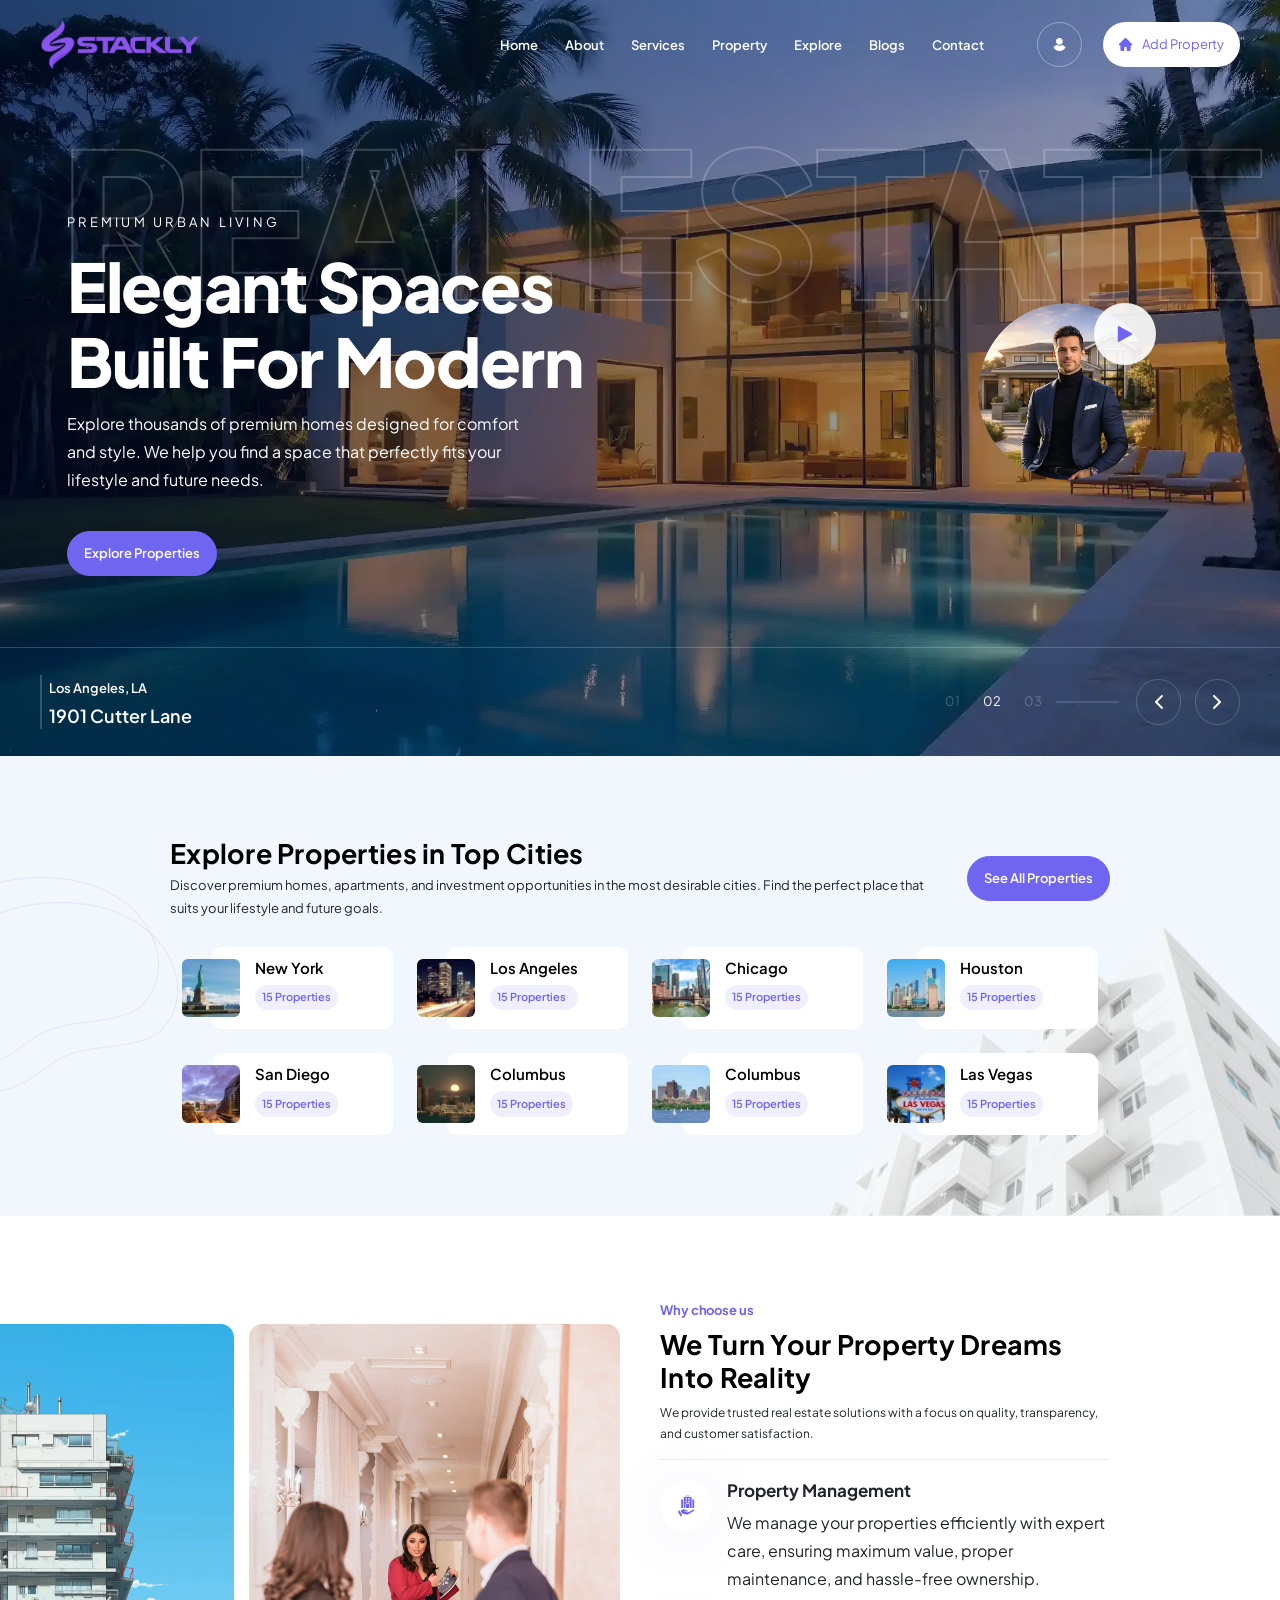
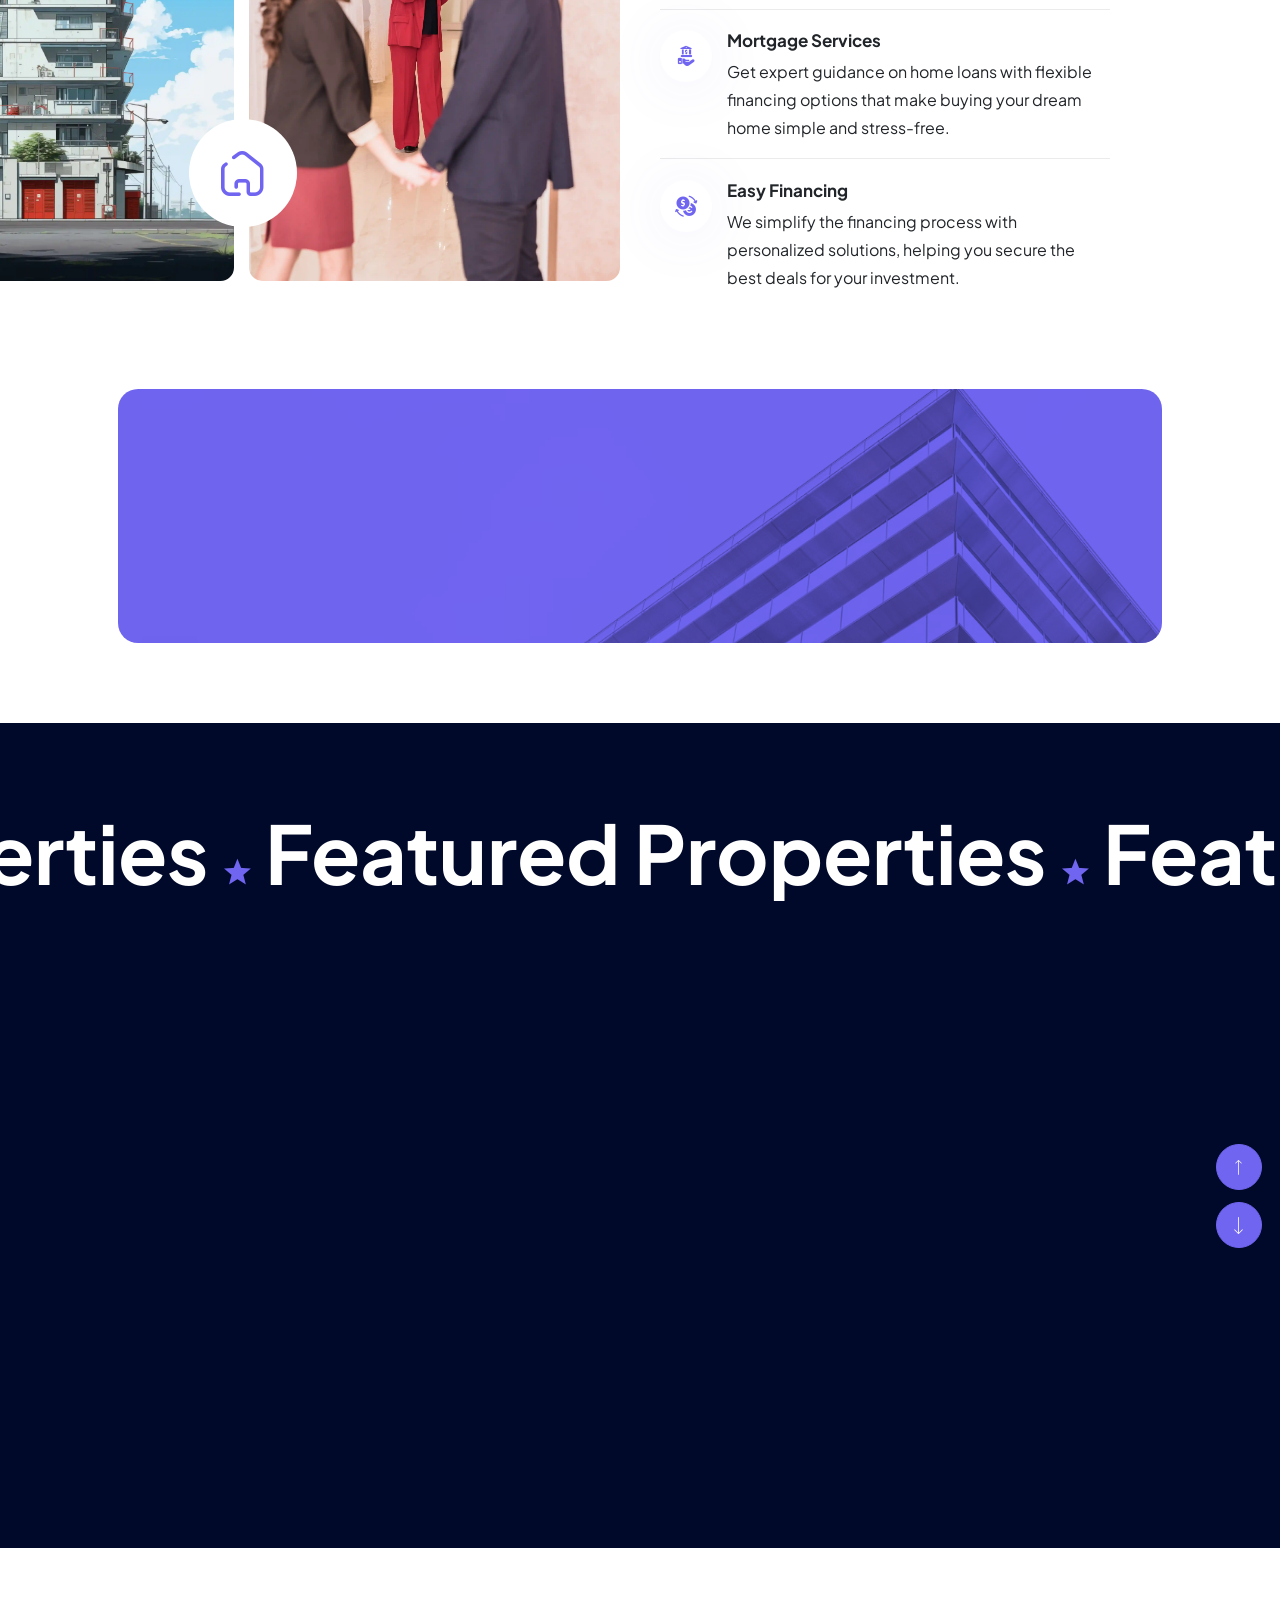
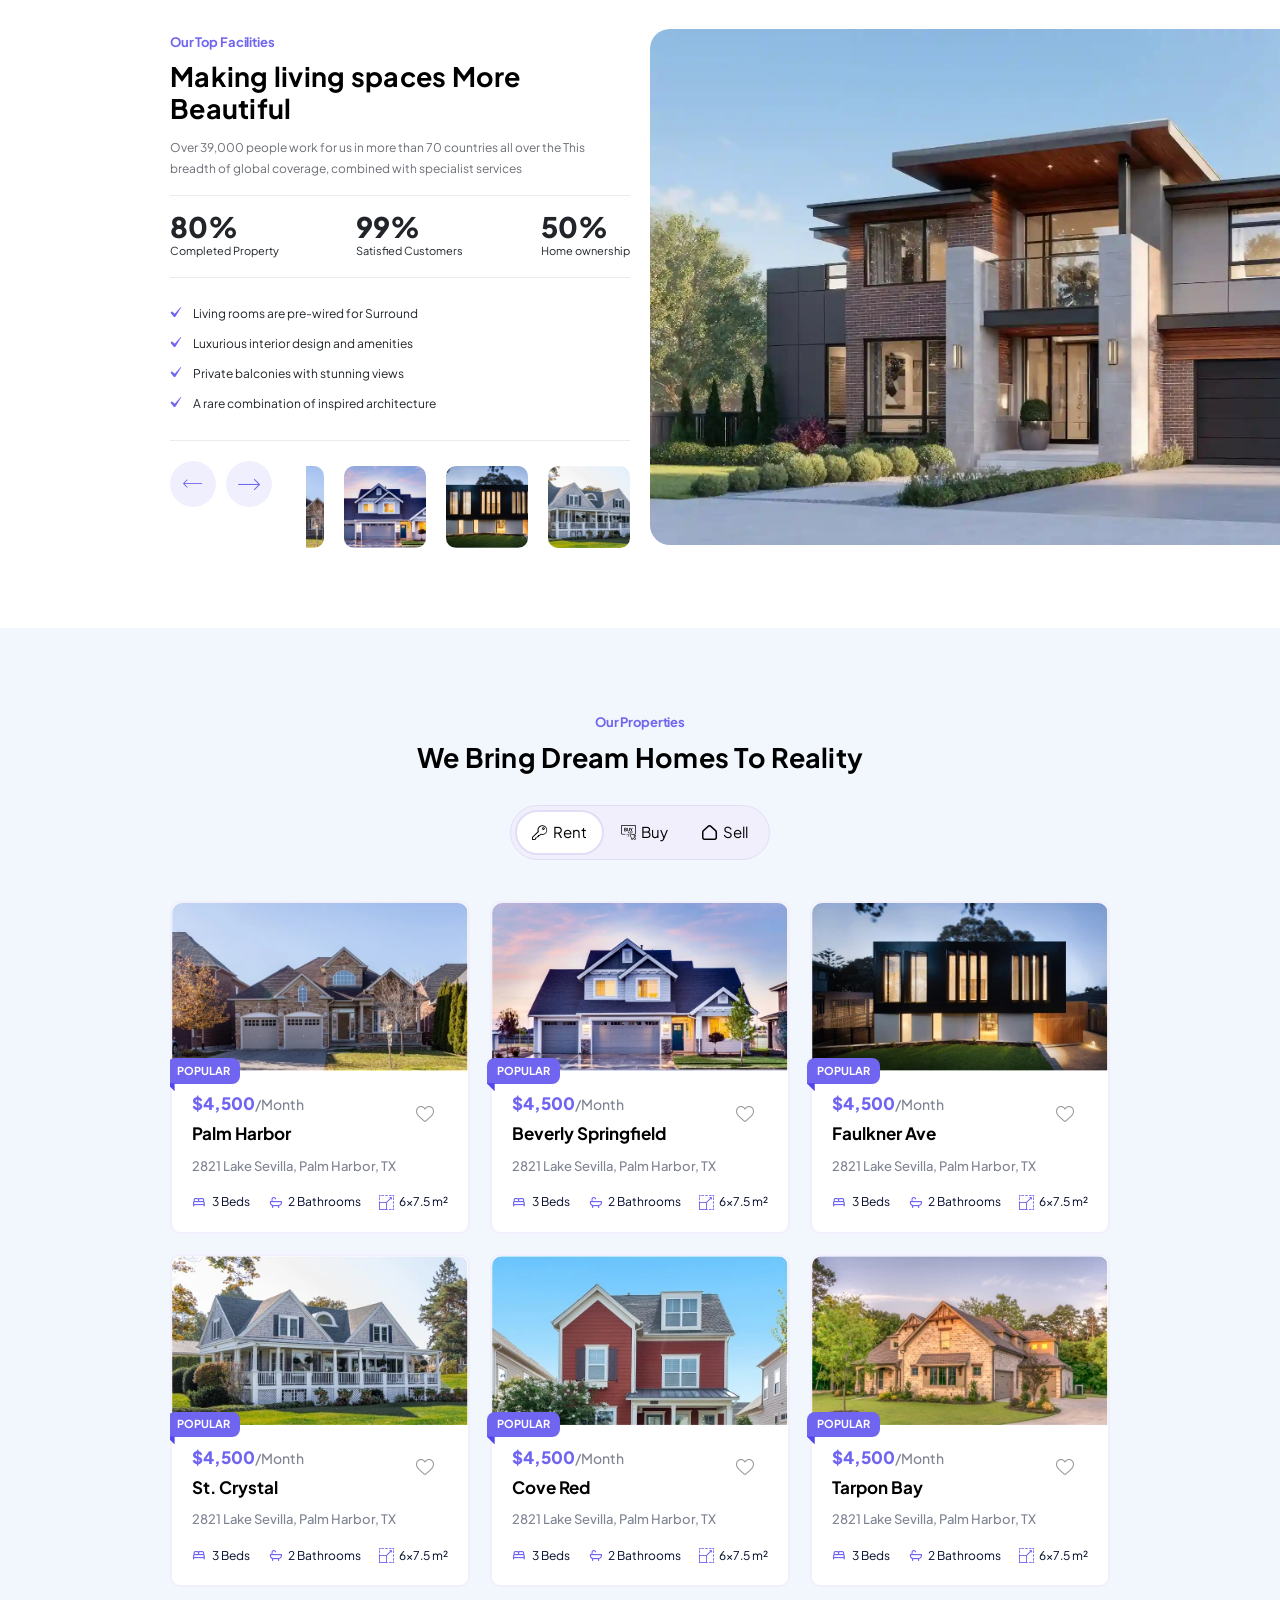
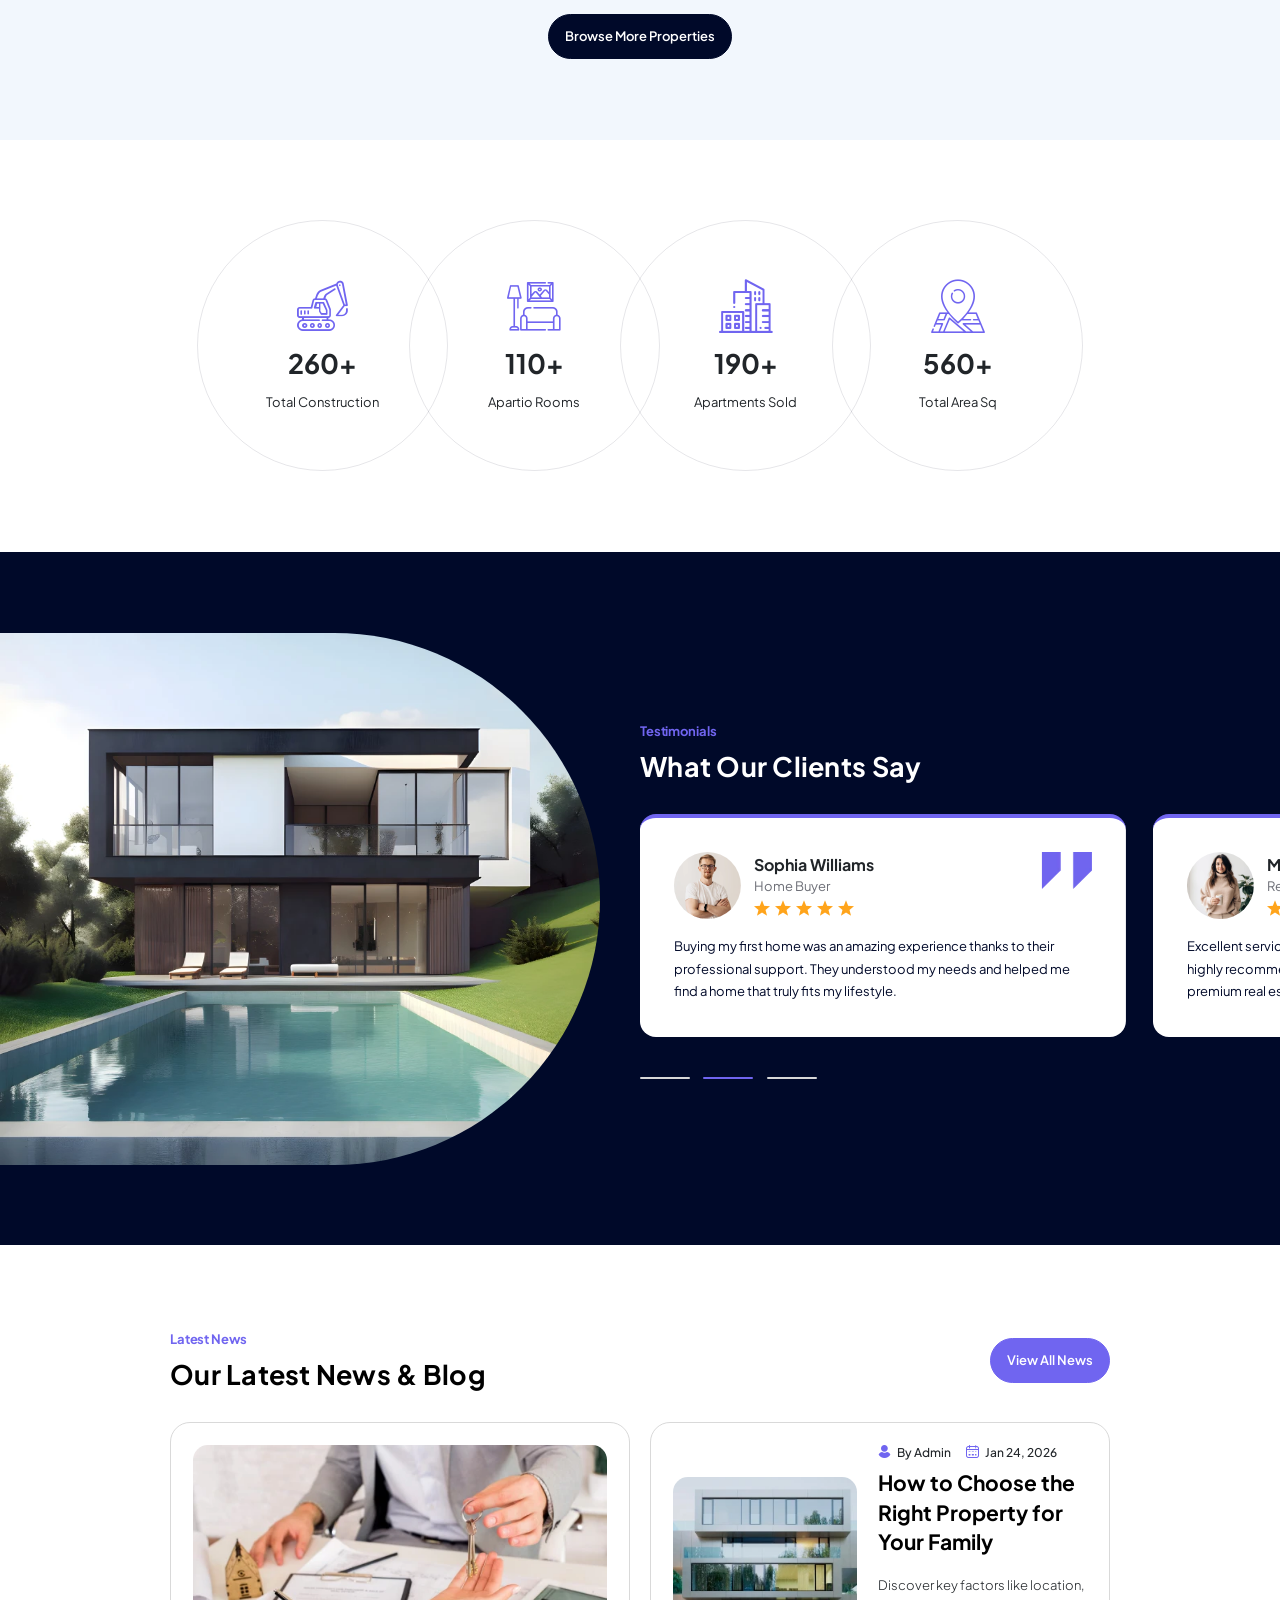
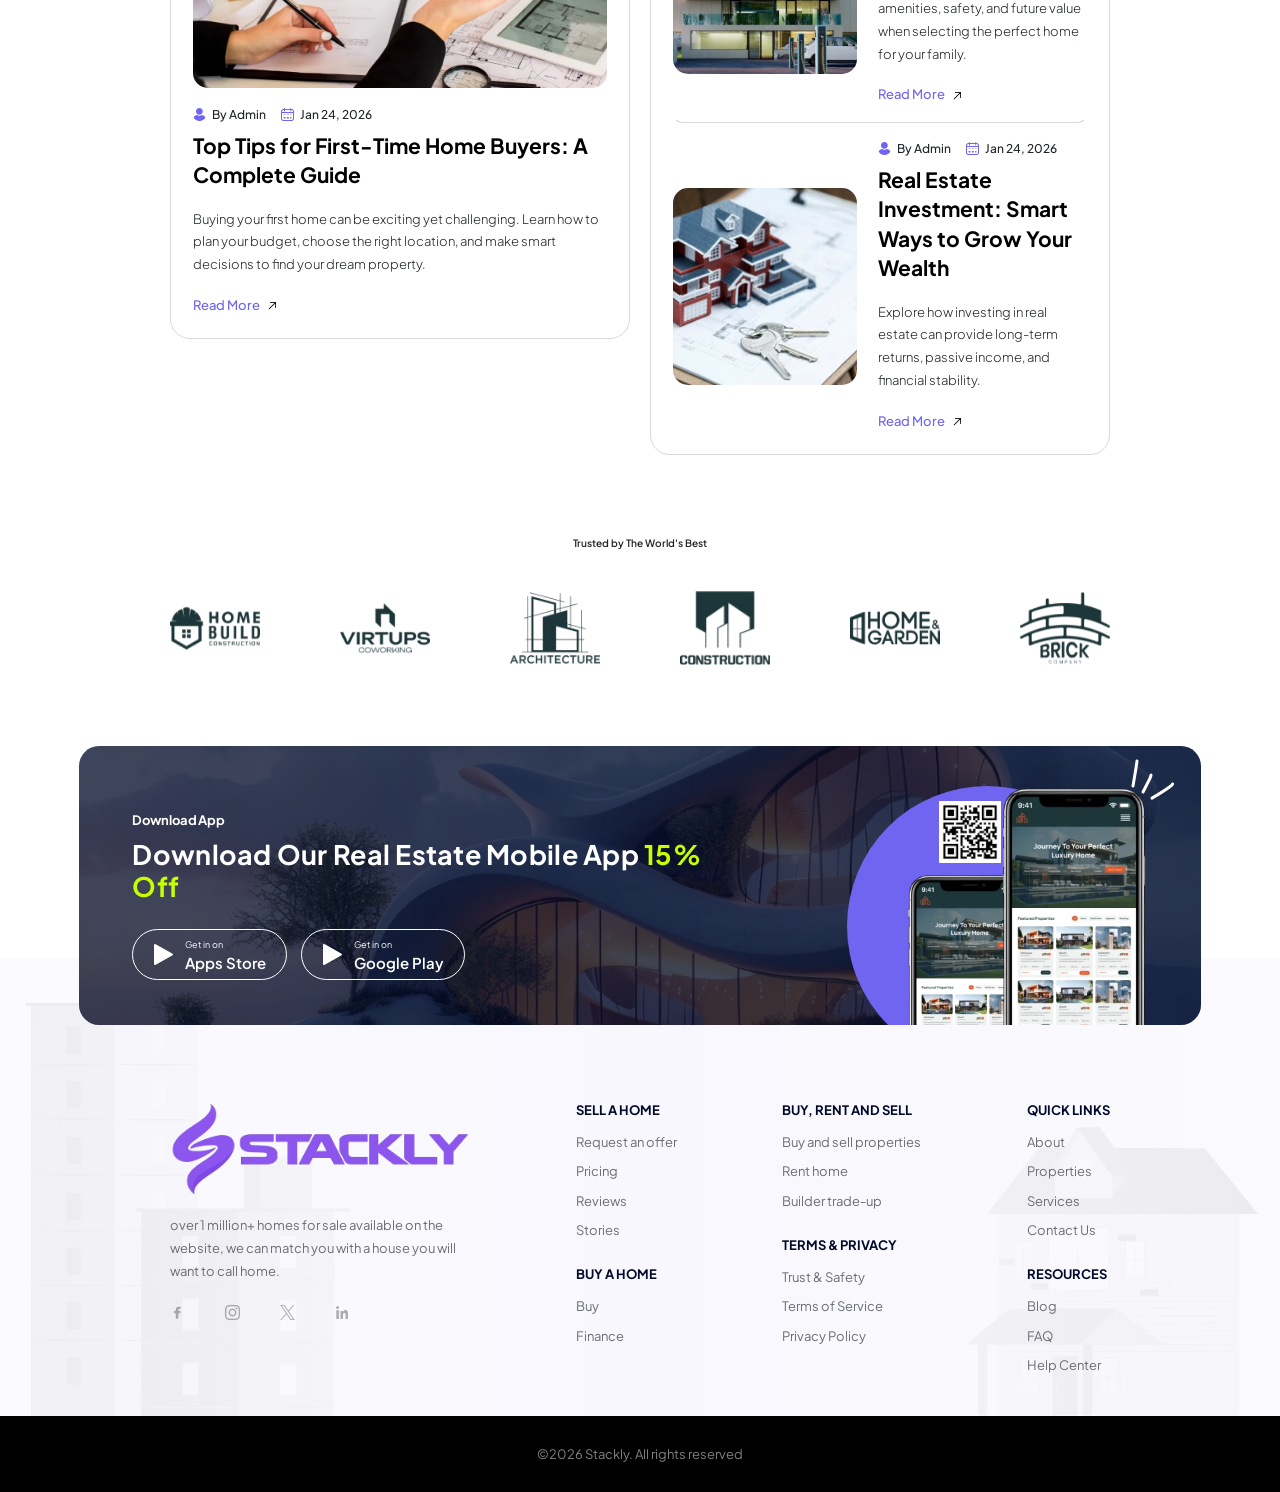
<file: index.html>
<!DOCTYPE html>
<html lang="en">
<head>
    <meta charset="UTF-8">
    <meta name="viewport" content="width=device-width, initial-scale=1.0">
    <title>Stackly - Real Estate</title>

    <!-- libraries CSS -->
    <link rel="stylesheet" href="assets/icon/flaticon_real_estate.css">
        <link rel="stylesheet" href="https://cdnjs.cloudflare.com/ajax/libs/font-awesome/6.5.0/css/all.min.css">
    <link rel="stylesheet" href="assets/vendor/bootstrap/bootstrap.min.css">
    <link rel="stylesheet" href="assets/vendor/splide/splide.min.css">
    <link rel="stylesheet" href="assets/vendor/swiper/swiper-bundle.min.css">
    <link rel="stylesheet" href="assets/vendor/slim-select/slimselect.css">
    <link rel="stylesheet" href="assets/vendor/animate-wow/animate.min.css">

    <!-- custom CSS -->
    <link rel="stylesheet" href="assets/css/style.css">

</head>

<body>
    <div class="preloader" id="preloader">
  <!-- REAL ESTATE LOADER -->
<div id="loader">
    <div class="loader-container">

        <!-- Rotating Rings -->
        <div class="ring ring1"></div>
        <div class="ring ring2"></div>
        <div class="ring ring3"></div>

        <!-- Center Icon -->
        <div class="home-icon">
            <i class="fas fa-home"></i>
        </div>

    </div>
</div>
    </div>

    <!-- SIDEBAR SECTION START -->
    <div class="ul-sidebar">
        <!-- header -->
        <div class="ul-sidebar-header">
            <div class="ul-sidebar-header-logo">
                <a href="index.html">
                    <img src="assets/img/logo.webp" alt="logo" class="logo">
                </a>
            </div>
            <!-- sidebar closer -->
            <button class="ul-sidebar-closer"><i class="flaticon-close"></i></button>
        </div>

        <div class="ul-sidebar-header-nav-wrapper d-block d-lg-none"></div>

        <!-- sidebar footer -->
        <div class="ul-sidebar-footer">
            <span class="ul-sidebar-footer-title">Follow us</span>

            <div class="ul-sidebar-footer-social">
                <a href="404.html"><i class="flaticon-facebook"></i></a>
                <a href="404.html"><i class="flaticon-twitter"></i></a>
                <a href="404.html"><i class="flaticon-instagram"></i></a>
                <a href="404.html"><i class="flaticon-linkedin"></i></a>
            </div>
        </div>
    </div>
    <!-- SIDEBAR SECTION END -->

    <!-- HEADER SECTION START -->
    <header class="ul-header ul-header--home">
        <div class="ul-header-bottom">
            <div class="ul-header-bottom-wrapper">
                <!-- header left -->
                <div class="header-bottom-left">
                    <div class="logo-container">
                        <a href="index.html" class="d-inline-block"><img src="assets/img/logo.webp" alt="logo" class="logo"></a>
                    </div>
                </div>

                <!-- header nav -->
                <div class="ul-header-nav-wrapper">
                    <div class="to-go-to-sidebar-in-mobile">
                        <nav class="ul-header-nav">
                           <a href="index.html">Home</a>
                            <a href="about.html">About</a>
                           <a href="services.html">Services</a>
                           <a href="projects.html">Property</a>
                           <a href="how-it-works.html">Explore</a>
                           <a href="blog.html">Blogs</a>
                            <a href="contact.html">Contact</a>
                        </nav>
                    </div>
                </div>

                <!-- actions -->
                <div class="ul-header-actions">
                    <a href="login.html">
    <button>
        <i class="flaticon-user"></i>
    </button>
</a>
<a href="register.html" class="mobile-home-btn">
    <i class="flaticon-home"></i>
</a>
                    <a href="register.html" class="add-property-btn d-xxs-none"><i class="flaticon-home"></i> Add Property</a>
                    <button class="ul-header-sidebar-opener"><i class="flaticon-menu-button"></i></button>
                </div>

                <!-- sidebar opener -->
                <div class="d-none">
                    <button class="ul-header-sidebar-opener"><i class="flaticon-menu-button"></i></button>
                </div>
            </div>
        </div>
    </header>
    <!-- HEADER SECTION END -->

    <main>
        <!-- BANNER SECTION START -->
        <section class="ul-banner">
            <!-- top -->
            <div class="top">
                <div class="ul-banner-slider swiper">
                    <div class="swiper-wrapper">
                        <!-- single slide -->
                        <div class="swiper-slide">
                            <div class="ul-banner-slide slide-1">
                                <div class="ul-banner-container">
                                    <div class="row align-items-center flex-sm-row flex-column-reverse">
                                        <!-- banner text -->
           <div class="col-md-9 col-sm-8">

    <span class="ul-banner-slide-shadow-title">REAL ESTATE</span>

    <div class="ul-banner-slide-txt wow animate__fadeInUp">

        <span class="ul-banner-slide-sub-title">Discover Your Dream Home</span>

        <h1 class="ul-banner-slide-title">
            Smart Living Starts Here
        </h1>

        <p class="ul-banner-slide-descr">
            Explore premium apartments, villas, and smart homes crafted for comfort, elegance, and modern living. 
            Find the perfect property that matches your lifestyle and future goals.
        </p>

        <div class="ul-banner-slide-btns">
            <a href="404.html" class="ul-btn">Explore Properties</a>
        </div>

    </div>

</div>
                                        <!-- banner image -->
                                        <div class="col-md-3 col-sm-4">
                                            <div class="ul-banner-slide-img wow animate__fadeInUp">
                                                <img src="assets/img/banner-img-1.webp" alt="Banner Image">
                                                <a href="404.html" class="ul-banner-slide-video-btn"><i class="flaticon-play"></i></a>
                                            </div>
                                        </div>
                                    </div>
                                </div>
                            </div>
                        </div>
                        <!-- single slide -->
                        <div class="swiper-slide">
                            <div class="ul-banner-slide slide-2">
                                <div class="ul-banner-container">
                                    <div class="row align-items-center flex-sm-row flex-column-reverse">
                                        <!-- banner text -->
                                        <div class="col-md-9 col-sm-8">
    <span class="ul-banner-slide-shadow-title">REAL ESTATE</span>

    <div class="ul-banner-slide-txt wow animate__fadeInUp">
        <span class="ul-banner-slide-sub-title">Premium Urban Living</span>

        <h1 class="ul-banner-slide-title">
            Elegant Spaces Built For Modern
        </h1>

        <p class="ul-banner-slide-descr">
            Explore thousands of premium homes designed for comfort and style. We help you find a space that perfectly fits your lifestyle and future needs.
        </p>

        <div class="ul-banner-slide-btns">
            <a href="404.html" class="ul-btn">Explore Properties</a>
        </div>
    </div>
</div>
                                        <!-- banner image -->
                                        <div class="col-md-3 col-sm-4">
                                            <div class="ul-banner-slide-img wow animate__fadeInUp">
                                                <img src="assets/img/banner-img-2.webp" alt="Banner Image">
                                                <a href="404.html" class="ul-banner-slide-video-btn"><i class="flaticon-play"></i></a>
                                            </div>
                                        </div>
                                    </div>
                                </div>
                            </div>
                        </div>
                        <!-- single slide -->
                        <div class="swiper-slide">
                            <div class="ul-banner-slide slide-3">
                                <div class="ul-banner-container">
                                    <div class="row align-items-center flex-sm-row flex-column-reverse">
                                        <!-- banner text -->
      <div class="col-md-9 col-sm-8">
    <span class="ul-banner-slide-shadow-title">REAL ESTATE</span>

    <div class="ul-banner-slide-txt wow animate__fadeInUp">
        <span class="ul-banner-slide-sub-title">Modern Smart Homes</span>

        <h1 class="ul-banner-slide-title">
            Discover Comfort Designed For You
        </h1>

        <p class="ul-banner-slide-descr">
            Browse a wide range of stylish homes crafted for modern living. We connect you with properties that match your vision and everyday comfort.
        </p>

        <div class="ul-banner-slide-btns">
            <a href="404.html" class="ul-btn">Explore Properties</a>
        </div>
    </div>
</div>
                                        <!-- banner image -->
                                        <div class="col-md-3 col-sm-4">
                                            <div class="ul-banner-slide-img wow animate__fadeInUp">
                                                <img src="assets/img/banner-img-3.webp" alt="Banner Image">
                                                <a href="404.html" class="ul-banner-slide-video-btn"><i class="flaticon-play"></i></a>
                                            </div>
                                        </div>
                                    </div>
                                </div>
                            </div>
                        </div>
                    </div>
                </div>
            </div>

            <!-- bottom -->
            <div class="bottom">
                <div class="left wow animate__fadeInUp">
                    <div class="ul-banner-address-slider swiper">
                        <div class="swiper-wrapper">
                            <!-- single slide -->
                            <div class="swiper-slide">
                                <span class="address-1">Los Angeles, CA</span>
                                <span class="address-2">1901 Cutter Lane</span>
                            </div>

                            <!-- single slide -->
                            <div class="swiper-slide">
                                <span class="address-1">Los Angeles, LA</span>
                                <span class="address-2">1901 Cutter Lane</span>
                            </div>

                            <!-- single slide -->
                            <div class="swiper-slide">
                                <span class="address-1">New York</span>
                                <span class="address-2">1901 Cutter Lane</span>
                            </div>
                        </div>

                    </div>
                </div>

                <div class="right wow animate__fadeInUp">
                    <div class="ul-banner-slider-pagination"></div>
                    <div class="ul-banner-slider-nav ul-slider-nav">
                        <button class="prev"><i class="flaticon-left"></i></button>
                        <button class="next"><i class="flaticon-right"></i></button>
                    </div>
                </div>
            </div>
        </section>
        <!-- BANNER SECTION END -->


        <!-- CITIES SECTION START -->
        <section class="ul-cities ul-section-spacing">
            <div class="ul-container wow animate__fadeInUp">
                <!-- section heading -->
                <div class="ul-section-heading">
                    <div class="left">
                        <h2 class="ul-section-title">Explore Properties in Top Cities</h2>
                        <p class="ul-section-descr"> Discover premium homes, apartments, and investment opportunities in the most desirable cities. Find the perfect place that suits your lifestyle and future goals.</p>
                    </div>
                    <div class="right">
                        <a href="404.html" class="ul-btn">See All Properties</a>
                    </div>
                </div>

                <!-- cities -->
                <div class="row row-cols-xl-4 row-cols-md-3 row-cols-2 row-cols-xxs-1 g-4 mx-auto">
                    <!-- single city -->
                    <div class="col">
                        <div class="ul-city">
                            <div class="img"><a href="404.html"><img src="assets/img/city-1.webp" alt="City Image"></a></div>
                            <div class="txt">
                                <h3 class="ul-city-title"><a href="404.html">New York</a></h3>
                                <span class="ul-city-count">15 Properties</span>
                            </div>
                        </div>
                    </div>

                    <!-- single city -->
                    <div class="col">
                        <div class="ul-city">
                            <div class="img"><a href="404.html"><img src="assets/img/city-2.webp" alt="City Image"></a></div>
                            <div class="txt">
                                <h3 class="ul-city-title"><a href="404.html">Los Angeles</a></h3>
                                <span class="ul-city-count">15 Properties</span>
                            </div>
                        </div>
                    </div>

                    <!-- single city -->
                    <div class="col">
                        <div class="ul-city">
                            <div class="img"><a href="404.html"><img src="assets/img/city-3.webp" alt="City Image"></a></div>
                            <div class="txt">
                                <h3 class="ul-city-title"><a href="404.html">Chicago</a></h3>
                                <span class="ul-city-count">15 Properties</span>
                            </div>
                        </div>
                    </div>

                    <!-- single city -->
                    <div class="col">
                        <div class="ul-city">
                            <div class="img"><a href="404.html"><img src="assets/img/city-4.webp" alt="City Image"></a></div>
                            <div class="txt">
                                <h3 class="ul-city-title"><a href="404.html">Houston</a></h3>
                                <span class="ul-city-count">15 Properties</span>
                            </div>
                        </div>
                    </div>

                    <!-- single city -->
                    <div class="col">
                        <div class="ul-city">
                            <div class="img"><a href="404.html"><img src="assets/img/city-5.webp" alt="City Image"></a></div>
                            <div class="txt">
                                <h3 class="ul-city-title"><a href="404.html">San Diego</a></h3>
                                <span class="ul-city-count">15 Properties</span>
                            </div>
                        </div>
                    </div>

                    <!-- single city -->
                    <div class="col">
                        <div class="ul-city">
                            <div class="img"><a href="404.html"><img src="assets/img/city-6.webp" alt="City Image"></a></div>
                            <div class="txt">
                                <h3 class="ul-city-title"><a href="404.html">Columbus</a></h3>
                                <span class="ul-city-count">15 Properties</span>
                            </div>
                        </div>
                    </div>

                    <!-- single city -->
                    <div class="col">
                        <div class="ul-city">
                            <div class="img"><a href="404.html"><img src="assets/img/city-7.webp" alt="City Image"></a></div>
                            <div class="txt">
                                <h3 class="ul-city-title"><a href="404.html">Columbus</a></h3>
                                <span class="ul-city-count">15 Properties</span>
                            </div>
                        </div>
                    </div>

                    <!-- single city -->
                    <div class="col">
                        <div class="ul-city">
                            <div class="img"><a href="404.html"><img src="assets/img/city-8.webp" alt="City Image"></a></div>
                            <div class="txt">
                                <h3 class="ul-city-title"><a href="404.html">Las Vegas</a></h3>
                                <span class="ul-city-count">15 Properties</span>
                            </div>
                        </div>
                    </div>
                </div>
            </div>

            <!-- vector -->
            <div class="ul-cities-vectors">
                <img src="assets/img/cities-vector-1.webp" alt="vector" class="vector-1 wow animate__fadeInLeft">
                <img src="assets/img/cities-vector-2.webp" alt="vector" class="vector-2 wow animate__fadeInUp">
            </div>
        </section>
        <!-- CITIES SECTION END -->


        <!-- WHY CHOOSE US SECTION START -->
        <section class="ul-why-choose-us ul-section-spacing wow animate__fadeInUp">
            <div class="ul-container">
                <div class="row row-cols-lg-2 row-cols-1 align-items-center">
                    <div class="col">
                        <!-- <div class="d-flex justify-content-end"> -->
                        <div class="ul-why-choose-us-imgs">
                            <div class="img"><img src="assets/img/why1.webp" alt="image"></div>
                            <div class="img">
                                <img src="assets/img/why.webp" alt="image">
                                <!-- icon -->
                                <div class="icon"><i class="flaticon-home-agreement"></i></div>
                            </div>
                        </div>
                        <!-- </div> -->
                    </div>

                    <!-- txt -->
                    <div class="col">
                        <div class="ul-why-choose-us-txt">
                            <span class="ul-section-sub-title">Why choose us</span>
                            <h2 class="ul-section-title">We Turn Your Property Dreams Into Reality</h2>
                            <p class="ul-why-choose-us-heading-descr">We provide trusted real estate solutions with a focus on quality, transparency, and customer satisfaction.</p>

                            <div class="ul-why-choose-us-list">
                                <div class="ul-why-choose-us-list-item">
                                    <div class="icon"><i class="flaticon-property"></i></div>
                                    <div class="txt">
                                        <h3 class="ul-why-choose-us-list-item-title">Property Management</h3>
                                        <p class="ul-why-choose-us-list-item-descr">We manage your properties efficiently with expert care, ensuring maximum value, proper maintenance, and hassle-free ownership.</p>
                                    </div>
                                </div>

                                <div class="ul-why-choose-us-list-item">
                                    <div class="icon"><i class="flaticon-list-1"></i></div>
                                    <div class="txt">
                                        <h3 class="ul-why-choose-us-list-item-title">Mortgage Services</h3>
                                        <p class="ul-why-choose-us-list-item-descr">Get expert guidance on home loans with flexible financing options that make buying your dream home simple and stress-free.</p>
                                    </div>
                                </div>

                                <div class="ul-why-choose-us-list-item">
                                    <div class="icon"><i class="flaticon-change"></i></div>
                                    <div class="txt">
                                        <h3 class="ul-why-choose-us-list-item-title">Easy Financing</h3>
                                        <p class="ul-why-choose-us-list-item-descr">We simplify the financing process with personalized solutions, helping you secure the best deals for your investment.</p>
                                    </div>
                                </div>
                            </div>
                        </div>
                    </div>
                </div>
            </div>
        </section>
        <!-- WHY CHOOSE US SECTION END -->


        <!-- PROPERTY FILTER SEARCH SECTION START -->
        <section class="ul-property-filter-search ul-section-spacing pt-0">
            <div class="ul-property-filter-search-container">
                <h3 class="ul-property-filter-search-title text-center wow animate__fadeInUp">Search Your Property</h3>
                <form action="#" class="ul-property-filter-search-form wow animate__fadeInUp">
                    <div class="form-group">
                        <label for="filter-location">Location</label>
                        <select name="location" id="filter-location">
                            <option value="los-angeles">Los Angeles</option>
                            <option value="new-york">New York</option>
                            <option value="san-francisco">San Francisco</option>
                            <option value="san-diego">San Diego</option>
                            <option value="san-jose">San Jose</option>
                            <option value="san-bernardino">San Bernardino</option>
                        </select>
                    </div>
                    <div class="form-group">
                        <label for="filter-property-type">Property Type</label>
                        <select name="property-type" id="filter-property-type">
                            <option value="apartment">Apartment</option>
                            <option value="office">Office</option>
                            <option value="villa">Villa</option>
                        </select>
                    </div>
                    <div class="form-group">
                        <label for="filter-price">Price</label>
                        <select name="price" id="filter-price">
                            <option value="200-500">$200 - $500</option>
                            <option value="500-1000">$500 - $1000</option>
                            <option value="1000-1500">$1000 - $1500</option>
                        </select>
                    </div>

                   <a href="404.html" class="ul-btn">
    <span class="icon"><i class="flaticon-search"></i></span> Search
</a>
                </form>
            </div>
        </section>
        <!-- PROPERTY FILTER SEARCH SECTION END -->


        <!-- FEATURED PROPERTIES SECTION START -->
        <section class="ul-featured-properties ul-section-spacing">
            <!-- section title slider -->
            <div class="ul-featured-properties-title-slider splide">
                <div class="splide__track">
                    <ul class="splide__list">
                        <li class="splide__slide">
                            <h2 class="ul-featured-properties-title-txt"><i class="flaticon-star"></i> Featured Properties</h2>
                        </li>
                        <li class="splide__slide">
                            <h2 class="ul-featured-properties-title-txt"><i class="flaticon-star"></i> Featured Properties</h2>
                        </li>
                    </ul>
                </div>
            </div>

            <!-- properties slider -->
            <div class="ul-featured-properties-slider-wrapper wow animate__fadeInUp">
                <div class="ul-featured-properties-slider swiper">
                    <div class="swiper-wrapper">
                        <!-- single property slider item -->
                        <div class="swiper-slide">
                            <div class="ul-featured-property ul-project">
                                <div>
                                    <div class="header">
                                        <div class="left"><span class="index">01</span></div>
                                        <div class="right">
                                            <button class="ul-project-add-to-favorites-btn"><i class="flaticon-heart"></i></button>
                                        </div>
                                    </div>
                                    <a href="404.html" class="ul-project-title">Palm Harbor</a>
                                    <p class="ul-project-location">2821 Lake Sevilla, Palm Harbor, TX</p>
                                </div>
                                <div class="ul-project-img">
                                    <img src="assets/img/project-2.webp" alt="Project Image">
                                    <span class="ul-project-tag">Popular</span>
                                </div>
                                <div class="ul-project-txt">
                                    <!-- price -->
                                    <span class="ul-project-price"><span class="number">$4,500</span>/Month</span>
                                    <!-- infos -->
                                    <div class="ul-project-infos ul-featured-property-infos">
                                        <!-- single info -->
                                        <div class="ul-project-info ul-featured-property-info">
                                            <span class="icon"><i class="flaticon-bed-color"></i></span>
                                            <span class="text">3 Beds</span>
                                        </div>
                                        <!-- single info -->
                                        <div class="ul-project-info ul-featured-property-info">
                                            <span class="icon"><i class="flaticon-bath"></i></span>
                                            <span class="text">2 Bathrooms</span>
                                        </div>
                                        <!-- single info -->
                                        <div class="ul-project-info ul-featured-property-info">
                                            <span class="icon"><i class="flaticon-scale"></i></span>
                                            <span class="text">6x7.5 m²</span>
                                        </div>
                                    </div>
                                </div>
                            </div>
                        </div>

                        <!-- single property slider item -->
                        <div class="swiper-slide">
                            <div class="ul-featured-property ul-project">
                                <div>
                                    <div class="header">
                                        <div class="left"><span class="index">02</span></div>
                                        <div class="right">
                                            <button class="ul-project-add-to-favorites-btn"><i class="flaticon-heart"></i></button>
                                        </div>
                                    </div>
                                    <a href="404.html" class="ul-project-title">Cove Red</a>
                                    <p class="ul-project-location">2821 Lake Sevilla, Palm Harbor, TX</p>
                                </div>
                                <div class="ul-project-img">
                                    <img src="assets/img/project-6.webp" alt="Project Image">
                                    <span class="ul-project-tag">Popular</span>
                                </div>
                                <div class="ul-project-txt">
                                    <!-- price -->
                                    <span class="ul-project-price"><span class="number">$4,500</span>/Month</span>
                                    <!-- infos -->
                                    <div class="ul-project-infos ul-featured-property-infos">
                                        <!-- single info -->
                                        <div class="ul-project-info ul-featured-property-info">
                                            <span class="icon"><i class="flaticon-bed-color"></i></span>
                                            <span class="text">3 Beds</span>
                                        </div>
                                        <!-- single info -->
                                        <div class="ul-project-info ul-featured-property-info">
                                            <span class="icon"><i class="flaticon-bath"></i></span>
                                            <span class="text">2 Bathrooms</span>
                                        </div>
                                        <!-- single info -->
                                        <div class="ul-project-info ul-featured-property-info">
                                            <span class="icon"><i class="flaticon-scale"></i></span>
                                            <span class="text">6x7.5 m²</span>
                                        </div>
                                    </div>
                                </div>
                            </div>
                        </div>

                        <!-- single property slider item -->
                        <div class="swiper-slide">
                            <div class="ul-featured-property ul-project">
                                <div>
                                    <div class="header">
                                        <div class="left"><span class="index">03</span></div>
                                        <div class="right">
                                            <button class="ul-project-add-to-favorites-btn"><i class="flaticon-heart"></i></button>
                                        </div>
                                    </div>
                                    <a href="404.html" class="ul-project-title">Tarpon Bay</a>
                                    <p class="ul-project-location">2821 Lake Sevilla, Palm Harbor, TX</p>
                                </div>
                                <div class="ul-project-img">
                                    <img src="assets/img/project-1.webp" alt="Project Image">
                                    <span class="ul-project-tag">Popular</span>
                                </div>
                                <div class="ul-project-txt">
                                    <!-- price -->
                                    <span class="ul-project-price"><span class="number">$4,500</span>/Month</span>
                                    <!-- infos -->
                                    <div class="ul-project-infos ul-featured-property-infos">
                                        <!-- single info -->
                                        <div class="ul-project-info ul-featured-property-info">
                                            <span class="icon"><i class="flaticon-bed-color"></i></span>
                                            <span class="text">3 Beds</span>
                                        </div>
                                        <!-- single info -->
                                        <div class="ul-project-info ul-featured-property-info">
                                            <span class="icon"><i class="flaticon-bath"></i></span>
                                            <span class="text">2 Bathrooms</span>
                                        </div>
                                        <!-- single info -->
                                        <div class="ul-project-info ul-featured-property-info">
                                            <span class="icon"><i class="flaticon-scale"></i></span>
                                            <span class="text">6x7.5 m²</span>
                                        </div>
                                    </div>
                                </div>
                            </div>
                        </div>

                        <!-- single property slider item -->
                        <div class="swiper-slide">
                            <div class="ul-featured-property ul-project">
                                <div>
                                    <div class="header">
                                        <div class="left"><span class="index">04</span></div>
                                        <div class="right">
                                            <button class="ul-project-add-to-favorites-btn"><i class="flaticon-heart"></i></button>
                                        </div>
                                    </div>
                                    <a href="404.html" class="ul-project-title">Beverly Springfield</a>
                                    <p class="ul-project-location">2821 Lake Sevilla, Palm Harbor, TX</p>
                                </div>
                                <div class="ul-project-img">
                                    <img src="assets/img/project-4.webp" alt="Project Image">
                                    <span class="ul-project-tag">Popular</span>
                                </div>
                                <div class="ul-project-txt">
                                    <!-- price -->
                                    <span class="ul-project-price"><span class="number">$4,500</span>/Month</span>
                                    <!-- infos -->
                                    <div class="ul-project-infos ul-featured-property-infos">
                                        <!-- single info -->
                                        <div class="ul-project-info ul-featured-property-info">
                                            <span class="icon"><i class="flaticon-bed-color"></i></span>
                                            <span class="text">3 Beds</span>
                                        </div>
                                        <!-- single info -->
                                        <div class="ul-project-info ul-featured-property-info">
                                            <span class="icon"><i class="flaticon-bath"></i></span>
                                            <span class="text">2 Bathrooms</span>
                                        </div>
                                        <!-- single info -->
                                        <div class="ul-project-info ul-featured-property-info">
                                            <span class="icon"><i class="flaticon-scale"></i></span>
                                            <span class="text">6x7.5 m²</span>
                                        </div>
                                    </div>
                                </div>
                            </div>
                        </div>

                        <!-- single property slider item -->
                        <div class="swiper-slide">
                            <div class="ul-featured-property ul-project">
                                <div>
                                    <div class="header">
                                        <div class="left"><span class="index">05</span></div>
                                        <div class="right">
                                            <button class="ul-project-add-to-favorites-btn"><i class="flaticon-heart"></i></button>
                                        </div>
                                    </div>
                                    <a href="404.html" class="ul-project-title">Beverly Springfield</a>
                                    <p class="ul-project-location">2821 Lake Sevilla, Palm Harbor, TX</p>
                                </div>
                                <div class="ul-project-img">
                                    <img src="assets/img/project-5.webp" alt="Project Image">
                                    <span class="ul-project-tag">Popular</span>
                                </div>
                                <div class="ul-project-txt">
                                    <!-- price -->
                                    <span class="ul-project-price"><span class="number">$4,500</span>/Month</span>
                                    <!-- infos -->
                                    <div class="ul-project-infos ul-featured-property-infos">
                                        <!-- single info -->
                                        <div class="ul-project-info ul-featured-property-info">
                                            <span class="icon"><i class="flaticon-bed-color"></i></span>
                                            <span class="text">3 Beds</span>
                                        </div>
                                        <!-- single info -->
                                        <div class="ul-project-info ul-featured-property-info">
                                            <span class="icon"><i class="flaticon-bath"></i></span>
                                            <span class="text">2 Bathrooms</span>
                                        </div>
                                        <!-- single info -->
                                        <div class="ul-project-info ul-featured-property-info">
                                            <span class="icon"><i class="flaticon-scale"></i></span>
                                            <span class="text">6x7.5 m²</span>
                                        </div>
                                    </div>
                                </div>
                            </div>
                        </div>
                    </div>
                </div>

                <!-- slider navigation -->
                <div class="ul-featured-properties-slider-nav ul-slider-nav">
                    <button class="prev"><i class="flaticon-arrow"></i></button>
                    <button class="next"><i class="flaticon-right-arrow"></i></button>
                </div>
            </div>
        </section>
        <!-- FEATURED PROPERTIES SECTION END -->


        <!-- FACILITY SECTION START -->
        <section class="ul-facilities ul-section-spacing">
            <div class="ul-container">
                <div class="row ul-bs-row row-cols-lg-2 row-cols-1 wow animate__fadeInUp">
                    <!-- text -->
                    <div class="col">
                        <div class="ul-facilities-txt">
                            <h6 class="ul-section-sub-title">Our Top Facilities</h6>
                            <h2 class="ul-section-title">Making living spaces More Beautiful</h2>
                            <p class="ul-facilities-descr">Over 39,000 people work for us in more than 70 countries all over the This breadth of global coverage, combined with specialist services</p>

                            <div class="ul-facilities-stats">
                                <!-- single stat -->
                                <div class="ul-facilities-stat">
                                    <span class="number">80%</span>
                                    <span class="txt">Completed Property</span>
                                </div>
                                <!-- single stat -->
                                <div class="ul-facilities-stat">
                                    <span class="number">99%</span>
                                    <span class="txt">Satisfied Customers</span>
                                </div>
                                <!-- single stat -->
                                <div class="ul-facilities-stat">
                                    <span class="number">50%</span>
                                    <span class="txt">Home ownership</span>
                                </div>
                            </div>

                            <div class="ul-facilities-list">
                                <ul>
                                    <li>Living rooms are pre-wired for Surround</li>
                                    <li>Luxurious interior design and amenities</li>
                                    <li>Private balconies with stunning views</li>
                                    <li>A rare combination of inspired architecture</li>
                                </ul>
                            </div>

                            <div class="ul-facilities-img-slider-wrapper">
                                <div class="ul-facilities-img-slider-nav ul-slider-nav">
                                    <button class="prev"><i class="flaticon-arrow"></i></button>
                                    <button class="next"><i class="flaticon-right-arrow"></i></button>
                                </div>
                                <div class="ul-facilities-img-slider swiper">
                                    <div class="swiper-wrapper">
                                        <div class="swiper-slide"><img src="assets/img/project-1.webp" alt="Facility Image"></div>
                                        <div class="swiper-slide"><img src="assets/img/project-2.webp" alt="Facility Image"></div>
                                        <div class="swiper-slide"><img src="assets/img/project-3.webp" alt="Facility Image"></div>
                                        <div class="swiper-slide"><img src="assets/img/project-4.webp" alt="Facility Image"></div>
                                    </div>
                                </div>
                            </div>
                        </div>
                    </div>

                    <!-- img -->
                    <div class="col">
                        <div class="ul-facilities-img"><img src="assets/img/facilities.webp" alt="Facility Image"></div>
                    </div>
                </div>
            </div>
        </section>
        <!-- FACILITY SECTION END -->


        <!-- PROPERTIES SECTION START -->
        <section class="ul-properties ul-section-spacing">
            <div class="ul-container">
                <!-- section heading -->
                <div class="ul-section-heading text-center justify-content-center wow animate__fadeInUp">
                    <div>
                        <span class="ul-section-sub-title">Our Properties</span>
                        <h2 class="ul-section-title">We Bring Dream Homes To Reality</h2>
                    </div>
                </div>

                <div class="ul-properties-tab-navs wow animate__fadeInUp">
                    <button class="tab-nav active" data-tab="tab-rent"><i class="flaticon-key"></i> Rent</button>
                    <button class="tab-nav" data-tab="tab-buy"><i class="flaticon-buy"></i> Buy</button>
                    <button class="tab-nav" data-tab="tab-sell"><i class="flaticon-house-2"></i> Sell</button>
                </div>

                <div class="tabs-wrapper wow animate__fadeInUp">
                    <!-- 1st tab / rent -->
                    <div class="ul-tab active" id="tab-rent">
                        <div class="row row-cols-md-3 row-cols-2 row-cols-xxs-1 ul-bs-row">
                            <!-- single project -->
                            <div class="col">
                                <div class="ul-project">
                                    <div class="ul-project-img"><img src="assets/img/project-1.webp" alt="Project Image"></div>
                                    <div class="ul-project-txt">
                                        <span class="ul-project-tag">Popular</span>
                                        <div class="top">
                                            <div class="left">
                                                <span class="ul-project-price"><span class="number">$4,500</span>/Month</span>
                                                <a href="404.html" class="ul-project-title">Palm Harbor</a>
                                                <p class="ul-project-location">2821 Lake Sevilla, Palm Harbor, TX</p>
                                            </div>
                                            <div class="right">
                                                <button class="ul-project-add-to-favorites-btn"><i class="flaticon-heart"></i></button>
                                            </div>
                                        </div>

                                        <!-- bottom -->
                                        <div class="ul-project-infos ul-featured-property-infos">
                                            <!-- single info -->
                                            <div class="ul-project-info ul-featured-property-info">
                                                <span class="icon"><i class="flaticon-bed-color"></i></span>
                                                <span class="text">3 Beds</span>
                                            </div>
                                            <!-- single info -->
                                            <div class="ul-project-info ul-featured-property-info">
                                                <span class="icon"><i class="flaticon-bath"></i></span>
                                                <span class="text">2 Bathrooms</span>
                                            </div>
                                            <!-- single info -->
                                            <div class="ul-project-info ul-featured-property-info">
                                                <span class="icon"><i class="flaticon-scale"></i></span>
                                                <span class="text">6x7.5 m²</span>
                                            </div>
                                        </div>
                                    </div>
                                </div>
                            </div>

                            <!-- single project -->
                            <div class="col">
                                <div class="ul-project">
                                    <div class="ul-project-img"><img src="assets/img/project-2.webp" alt="Project Image"></div>
                                    <div class="ul-project-txt">
                                        <span class="ul-project-tag">Popular</span>
                                        <div class="top">
                                            <div class="left">
                                                <span class="ul-project-price"><span class="number">$4,500</span>/Month</span>
                                                <a href="404.html" class="ul-project-title">Beverly Springfield</a>
                                                <p class="ul-project-location">2821 Lake Sevilla, Palm Harbor, TX</p>
                                            </div>
                                            <div class="right">
                                                <button class="ul-project-add-to-favorites-btn"><i class="flaticon-heart"></i></button>
                                            </div>
                                        </div>

                                        <!-- bottom -->
                                        <div class="ul-project-infos ul-featured-property-infos">
                                            <!-- single info -->
                                            <div class="ul-project-info ul-featured-property-info">
                                                <span class="icon"><i class="flaticon-bed-color"></i></span>
                                                <span class="text">3 Beds</span>
                                            </div>
                                            <!-- single info -->
                                            <div class="ul-project-info ul-featured-property-info">
                                                <span class="icon"><i class="flaticon-bath"></i></span>
                                                <span class="text">2 Bathrooms</span>
                                            </div>
                                            <!-- single info -->
                                            <div class="ul-project-info ul-featured-property-info">
                                                <span class="icon"><i class="flaticon-scale"></i></span>
                                                <span class="text">6x7.5 m²</span>
                                            </div>
                                        </div>
                                    </div>
                                </div>
                            </div>

                            <!-- single project -->
                            <div class="col">
                                <div class="ul-project">
                                    <div class="ul-project-img"><img src="assets/img/project-3.webp" alt="Project Image"></div>
                                    <div class="ul-project-txt">
                                        <span class="ul-project-tag">Popular</span>
                                        <div class="top">
                                            <div class="left">
                                                <span class="ul-project-price"><span class="number">$4,500</span>/Month</span>
                                                <a href="404.html" class="ul-project-title">Faulkner Ave</a>
                                                <p class="ul-project-location">2821 Lake Sevilla, Palm Harbor, TX</p>
                                            </div>
                                            <div class="right">
                                                <button class="ul-project-add-to-favorites-btn"><i class="flaticon-heart"></i></button>
                                            </div>
                                        </div>

                                        <!-- bottom -->
                                        <div class="ul-project-infos ul-featured-property-infos">
                                            <!-- single info -->
                                            <div class="ul-project-info ul-featured-property-info">
                                                <span class="icon"><i class="flaticon-bed-color"></i></span>
                                                <span class="text">3 Beds</span>
                                            </div>
                                            <!-- single info -->
                                            <div class="ul-project-info ul-featured-property-info">
                                                <span class="icon"><i class="flaticon-bath"></i></span>
                                                <span class="text">2 Bathrooms</span>
                                            </div>
                                            <!-- single info -->
                                            <div class="ul-project-info ul-featured-property-info">
                                                <span class="icon"><i class="flaticon-scale"></i></span>
                                                <span class="text">6x7.5 m²</span>
                                            </div>
                                        </div>
                                    </div>
                                </div>
                            </div>

                            <!-- single project -->
                            <div class="col">
                                <div class="ul-project">
                                    <div class="ul-project-img"><img src="assets/img/project-4.webp" alt="Project Image"></div>
                                    <div class="ul-project-txt">
                                        <span class="ul-project-tag">Popular</span>
                                        <div class="top">
                                            <div class="left">
                                                <span class="ul-project-price"><span class="number">$4,500</span>/Month</span>
                                                <a href="404.html" class="ul-project-title">St. Crystal</a>
                                                <p class="ul-project-location">2821 Lake Sevilla, Palm Harbor, TX</p>
                                            </div>
                                            <div class="right">
                                                <button class="ul-project-add-to-favorites-btn"><i class="flaticon-heart"></i></button>
                                            </div>
                                        </div>

                                        <!-- bottom -->
                                        <div class="ul-project-infos ul-featured-property-infos">
                                            <!-- single info -->
                                            <div class="ul-project-info ul-featured-property-info">
                                                <span class="icon"><i class="flaticon-bed-color"></i></span>
                                                <span class="text">3 Beds</span>
                                            </div>
                                            <!-- single info -->
                                            <div class="ul-project-info ul-featured-property-info">
                                                <span class="icon"><i class="flaticon-bath"></i></span>
                                                <span class="text">2 Bathrooms</span>
                                            </div>
                                            <!-- single info -->
                                            <div class="ul-project-info ul-featured-property-info">
                                                <span class="icon"><i class="flaticon-scale"></i></span>
                                                <span class="text">6x7.5 m²</span>
                                            </div>
                                        </div>
                                    </div>
                                </div>
                            </div>

                            <!-- single project -->
                            <div class="col">
                                <div class="ul-project">
                                    <div class="ul-project-img"><img src="assets/img/project-5.webp" alt="Project Image"></div>
                                    <div class="ul-project-txt">
                                        <span class="ul-project-tag">Popular</span>
                                        <div class="top">
                                            <div class="left">
                                                <span class="ul-project-price"><span class="number">$4,500</span>/Month</span>
                                                <a href="404.html" class="ul-project-title">Cove Red</a>
                                                <p class="ul-project-location">2821 Lake Sevilla, Palm Harbor, TX</p>
                                            </div>
                                            <div class="right">
                                                <button class="ul-project-add-to-favorites-btn"><i class="flaticon-heart"></i></button>
                                            </div>
                                        </div>

                                        <!-- bottom -->
                                        <div class="ul-project-infos ul-featured-property-infos">
                                            <!-- single info -->
                                            <div class="ul-project-info ul-featured-property-info">
                                                <span class="icon"><i class="flaticon-bed-color"></i></span>
                                                <span class="text">3 Beds</span>
                                            </div>
                                            <!-- single info -->
                                            <div class="ul-project-info ul-featured-property-info">
                                                <span class="icon"><i class="flaticon-bath"></i></span>
                                                <span class="text">2 Bathrooms</span>
                                            </div>
                                            <!-- single info -->
                                            <div class="ul-project-info ul-featured-property-info">
                                                <span class="icon"><i class="flaticon-scale"></i></span>
                                                <span class="text">6x7.5 m²</span>
                                            </div>
                                        </div>
                                    </div>
                                </div>
                            </div>

                            <!-- single project -->
                            <div class="col">
                                <div class="ul-project">
                                    <div class="ul-project-img"><img src="assets/img/project-6.webp" alt="Project Image"></div>
                                    <div class="ul-project-txt">
                                        <span class="ul-project-tag">Popular</span>
                                        <div class="top">
                                            <div class="left">
                                                <span class="ul-project-price"><span class="number">$4,500</span>/Month</span>
                                                <a href="404.html" class="ul-project-title">Tarpon Bay</a>
                                                <p class="ul-project-location">2821 Lake Sevilla, Palm Harbor, TX</p>
                                            </div>
                                            <div class="right">
                                                <button class="ul-project-add-to-favorites-btn"><i class="flaticon-heart"></i></button>
                                            </div>
                                        </div>

                                        <!-- bottom -->
                                        <div class="ul-project-infos ul-featured-property-infos">
                                            <!-- single info -->
                                            <div class="ul-project-info ul-featured-property-info">
                                                <span class="icon"><i class="flaticon-bed-color"></i></span>
                                                <span class="text">3 Beds</span>
                                            </div>
                                            <!-- single info -->
                                            <div class="ul-project-info ul-featured-property-info">
                                                <span class="icon"><i class="flaticon-bath"></i></span>
                                                <span class="text">2 Bathrooms</span>
                                            </div>
                                            <!-- single info -->
                                            <div class="ul-project-info ul-featured-property-info">
                                                <span class="icon"><i class="flaticon-scale"></i></span>
                                                <span class="text">6x7.5 m²</span>
                                            </div>
                                        </div>
                                    </div>
                                </div>
                            </div>
                        </div>
                    </div>

                    <!-- 2nd tab / buy -->
                    <div class="ul-tab" id="tab-buy">
                        <div class="row row-cols-md-3 row-cols-2 row-cols-xxs-1 ul-bs-row">
                            <!-- single project -->
                            <div class="col">
                                <div class="ul-project">
                                    <div class="ul-project-img"><img src="assets/img/project-4.webp" alt="Project Image"></div>
                                    <div class="ul-project-txt">
                                        <span class="ul-project-tag">Popular</span>
                                        <div class="top">
                                            <div class="left">
                                                <span class="ul-project-price"><span class="number">$4,500</span>/Month</span>
                                                <a href="404.html" class="ul-project-title">St. Crystal</a>
                                                <p class="ul-project-location">2821 Lake Sevilla, Palm Harbor, TX</p>
                                            </div>
                                            <div class="right">
                                                <button class="ul-project-add-to-favorites-btn"><i class="flaticon-heart"></i></button>
                                            </div>
                                        </div>

                                        <!-- bottom -->
                                        <div class="ul-project-infos ul-featured-property-infos">
                                            <!-- single info -->
                                            <div class="ul-project-info ul-featured-property-info">
                                                <span class="icon"><i class="flaticon-bed-color"></i></span>
                                                <span class="text">3 Beds</span>
                                            </div>
                                            <!-- single info -->
                                            <div class="ul-project-info ul-featured-property-info">
                                                <span class="icon"><i class="flaticon-bath"></i></span>
                                                <span class="text">2 Bathrooms</span>
                                            </div>
                                            <!-- single info -->
                                            <div class="ul-project-info ul-featured-property-info">
                                                <span class="icon"><i class="flaticon-scale"></i></span>
                                                <span class="text">6x7.5 m²</span>
                                            </div>
                                        </div>
                                    </div>
                                </div>
                            </div>

                            <!-- single project -->
                            <div class="col">
                                <div class="ul-project">
                                    <div class="ul-project-img"><img src="assets/img/project-5.webp" alt="Project Image"></div>
                                    <div class="ul-project-txt">
                                        <span class="ul-project-tag">Popular</span>
                                        <div class="top">
                                            <div class="left">
                                                <span class="ul-project-price"><span class="number">$4,500</span>/Month</span>
                                                <a href="404.html" class="ul-project-title">Cove Red</a>
                                                <p class="ul-project-location">2821 Lake Sevilla, Palm Harbor, TX</p>
                                            </div>
                                            <div class="right">
                                                <button class="ul-project-add-to-favorites-btn"><i class="flaticon-heart"></i></button>
                                            </div>
                                        </div>

                                        <!-- bottom -->
                                        <div class="ul-project-infos ul-featured-property-infos">
                                            <!-- single info -->
                                            <div class="ul-project-info ul-featured-property-info">
                                                <span class="icon"><i class="flaticon-bed-color"></i></span>
                                                <span class="text">3 Beds</span>
                                            </div>
                                            <!-- single info -->
                                            <div class="ul-project-info ul-featured-property-info">
                                                <span class="icon"><i class="flaticon-bath"></i></span>
                                                <span class="text">2 Bathrooms</span>
                                            </div>
                                            <!-- single info -->
                                            <div class="ul-project-info ul-featured-property-info">
                                                <span class="icon"><i class="flaticon-scale"></i></span>
                                                <span class="text">6x7.5 m²</span>
                                            </div>
                                        </div>
                                    </div>
                                </div>
                            </div>

                            <!-- single project -->
                            <div class="col">
                                <div class="ul-project">
                                    <div class="ul-project-img"><img src="assets/img/project-6.webp" alt="Project Image"></div>
                                    <div class="ul-project-txt">
                                        <span class="ul-project-tag">Popular</span>
                                        <div class="top">
                                            <div class="left">
                                                <span class="ul-project-price"><span class="number">$4,500</span>/Month</span>
                                                <a href="404.html" class="ul-project-title">Tarpon Bay</a>
                                                <p class="ul-project-location">2821 Lake Sevilla, Palm Harbor, TX</p>
                                            </div>
                                            <div class="right">
                                                <button class="ul-project-add-to-favorites-btn"><i class="flaticon-heart"></i></button>
                                            </div>
                                        </div>

                                        <!-- bottom -->
                                        <div class="ul-project-infos ul-featured-property-infos">
                                            <!-- single info -->
                                            <div class="ul-project-info ul-featured-property-info">
                                                <span class="icon"><i class="flaticon-bed-color"></i></span>
                                                <span class="text">3 Beds</span>
                                            </div>
                                            <!-- single info -->
                                            <div class="ul-project-info ul-featured-property-info">
                                                <span class="icon"><i class="flaticon-bath"></i></span>
                                                <span class="text">2 Bathrooms</span>
                                            </div>
                                            <!-- single info -->
                                            <div class="ul-project-info ul-featured-property-info">
                                                <span class="icon"><i class="flaticon-scale"></i></span>
                                                <span class="text">6x7.5 m²</span>
                                            </div>
                                        </div>
                                    </div>
                                </div>
                            </div>

                            <!-- single project -->
                            <div class="col">
                                <div class="ul-project">
                                    <div class="ul-project-img"><img src="assets/img/project-1.webp" alt="Project Image"></div>
                                    <div class="ul-project-txt">
                                        <span class="ul-project-tag">Popular</span>
                                        <div class="top">
                                            <div class="left">
                                                <span class="ul-project-price"><span class="number">$4,500</span>/Month</span>
                                                <a href="404.html" class="ul-project-title">Palm Harbor</a>
                                                <p class="ul-project-location">2821 Lake Sevilla, Palm Harbor, TX</p>
                                            </div>
                                            <div class="right">
                                                <button class="ul-project-add-to-favorites-btn"><i class="flaticon-heart"></i></button>
                                            </div>
                                        </div>

                                        <!-- bottom -->
                                        <div class="ul-project-infos ul-featured-property-infos">
                                            <!-- single info -->
                                            <div class="ul-project-info ul-featured-property-info">
                                                <span class="icon"><i class="flaticon-bed-color"></i></span>
                                                <span class="text">3 Beds</span>
                                            </div>
                                            <!-- single info -->
                                            <div class="ul-project-info ul-featured-property-info">
                                                <span class="icon"><i class="flaticon-bath"></i></span>
                                                <span class="text">2 Bathrooms</span>
                                            </div>
                                            <!-- single info -->
                                            <div class="ul-project-info ul-featured-property-info">
                                                <span class="icon"><i class="flaticon-scale"></i></span>
                                                <span class="text">6x7.5 m²</span>
                                            </div>
                                        </div>
                                    </div>
                                </div>
                            </div>

                            <!-- single project -->
                            <div class="col">
                                <div class="ul-project">
                                    <div class="ul-project-img"><img src="assets/img/project-2.webp" alt="Project Image"></div>
                                    <div class="ul-project-txt">
                                        <span class="ul-project-tag">Popular</span>
                                        <div class="top">
                                            <div class="left">
                                                <span class="ul-project-price"><span class="number">$4,500</span>/Month</span>
                                                <a href="404.html" class="ul-project-title">Beverly Springfield</a>
                                                <p class="ul-project-location">2821 Lake Sevilla, Palm Harbor, TX</p>
                                            </div>
                                            <div class="right">
                                                <button class="ul-project-add-to-favorites-btn"><i class="flaticon-heart"></i></button>
                                            </div>
                                        </div>

                                        <!-- bottom -->
                                        <div class="ul-project-infos ul-featured-property-infos">
                                            <!-- single info -->
                                            <div class="ul-project-info ul-featured-property-info">
                                                <span class="icon"><i class="flaticon-bed-color"></i></span>
                                                <span class="text">3 Beds</span>
                                            </div>
                                            <!-- single info -->
                                            <div class="ul-project-info ul-featured-property-info">
                                                <span class="icon"><i class="flaticon-bath"></i></span>
                                                <span class="text">2 Bathrooms</span>
                                            </div>
                                            <!-- single info -->
                                            <div class="ul-project-info ul-featured-property-info">
                                                <span class="icon"><i class="flaticon-scale"></i></span>
                                                <span class="text">6x7.5 m²</span>
                                            </div>
                                        </div>
                                    </div>
                                </div>
                            </div>

                            <!-- single project -->
                            <div class="col">
                                <div class="ul-project">
                                    <div class="ul-project-img"><img src="assets/img/project-3.webp" alt="Project Image"></div>
                                    <div class="ul-project-txt">
                                        <span class="ul-project-tag">Popular</span>
                                        <div class="top">
                                            <div class="left">
                                                <span class="ul-project-price"><span class="number">$4,500</span>/Month</span>
                                                <a href="404.html" class="ul-project-title">Faulkner Ave</a>
                                                <p class="ul-project-location">2821 Lake Sevilla, Palm Harbor, TX</p>
                                            </div>
                                            <div class="right">
                                                <button class="ul-project-add-to-favorites-btn"><i class="flaticon-heart"></i></button>
                                            </div>
                                        </div>

                                        <!-- bottom -->
                                        <div class="ul-project-infos ul-featured-property-infos">
                                            <!-- single info -->
                                            <div class="ul-project-info ul-featured-property-info">
                                                <span class="icon"><i class="flaticon-bed-color"></i></span>
                                                <span class="text">3 Beds</span>
                                            </div>
                                            <!-- single info -->
                                            <div class="ul-project-info ul-featured-property-info">
                                                <span class="icon"><i class="flaticon-bath"></i></span>
                                                <span class="text">2 Bathrooms</span>
                                            </div>
                                            <!-- single info -->
                                            <div class="ul-project-info ul-featured-property-info">
                                                <span class="icon"><i class="flaticon-scale"></i></span>
                                                <span class="text">6x7.5 m²</span>
                                            </div>
                                        </div>
                                    </div>
                                </div>
                            </div>
                        </div>
                    </div>

                    <!-- 3rd tab / sell -->
                    <div class="ul-tab" id="tab-sell">
                        <div class="row row-cols-md-3 row-cols-2 row-cols-xxs-1 ul-bs-row">
                            <!-- single project -->
                            <div class="col">
                                <div class="ul-project">
                                    <div class="ul-project-img"><img src="assets/img/project-3.webp" alt="Project Image"></div>
                                    <div class="ul-project-txt">
                                        <span class="ul-project-tag">Popular</span>
                                        <div class="top">
                                            <div class="left">
                                                <span class="ul-project-price"><span class="number">$4,500</span>/Month</span>
                                                <a href="404.html" class="ul-project-title">Faulkner Ave</a>
                                                <p class="ul-project-location">2821 Lake Sevilla, Palm Harbor, TX</p>
                                            </div>
                                            <div class="right">
                                                <button class="ul-project-add-to-favorites-btn"><i class="flaticon-heart"></i></button>
                                            </div>
                                        </div>

                                        <!-- bottom -->
                                        <div class="ul-project-infos ul-featured-property-infos">
                                            <!-- single info -->
                                            <div class="ul-project-info ul-featured-property-info">
                                                <span class="icon"><i class="flaticon-bed-color"></i></span>
                                                <span class="text">3 Beds</span>
                                            </div>
                                            <!-- single info -->
                                            <div class="ul-project-info ul-featured-property-info">
                                                <span class="icon"><i class="flaticon-bath"></i></span>
                                                <span class="text">2 Bathrooms</span>
                                            </div>
                                            <!-- single info -->
                                            <div class="ul-project-info ul-featured-property-info">
                                                <span class="icon"><i class="flaticon-scale"></i></span>
                                                <span class="text">6x7.5 m²</span>
                                            </div>
                                        </div>
                                    </div>
                                </div>
                            </div>

                            <!-- single project -->
                            <div class="col">
                                <div class="ul-project">
                                    <div class="ul-project-img"><img src="assets/img/project-4.webp" alt="Project Image"></div>
                                    <div class="ul-project-txt">
                                        <span class="ul-project-tag">Popular</span>
                                        <div class="top">
                                            <div class="left">
                                                <span class="ul-project-price"><span class="number">$4,500</span>/Month</span>
                                                <a href="404.html" class="ul-project-title">St. Crystal</a>
                                                <p class="ul-project-location">2821 Lake Sevilla, Palm Harbor, TX</p>
                                            </div>
                                            <div class="right">
                                                <button class="ul-project-add-to-favorites-btn"><i class="flaticon-heart"></i></button>
                                            </div>
                                        </div>

                                        <!-- bottom -->
                                        <div class="ul-project-infos ul-featured-property-infos">
                                            <!-- single info -->
                                            <div class="ul-project-info ul-featured-property-info">
                                                <span class="icon"><i class="flaticon-bed-color"></i></span>
                                                <span class="text">3 Beds</span>
                                            </div>
                                            <!-- single info -->
                                            <div class="ul-project-info ul-featured-property-info">
                                                <span class="icon"><i class="flaticon-bath"></i></span>
                                                <span class="text">2 Bathrooms</span>
                                            </div>
                                            <!-- single info -->
                                            <div class="ul-project-info ul-featured-property-info">
                                                <span class="icon"><i class="flaticon-scale"></i></span>
                                                <span class="text">6x7.5 m²</span>
                                            </div>
                                        </div>
                                    </div>
                                </div>
                            </div>

                            <!-- single project -->
                            <div class="col">
                                <div class="ul-project">
                                    <div class="ul-project-img"><img src="assets/img/project-1.webp" alt="Project Image"></div>
                                    <div class="ul-project-txt">
                                        <span class="ul-project-tag">Popular</span>
                                        <div class="top">
                                            <div class="left">
                                                <span class="ul-project-price"><span class="number">$4,500</span>/Month</span>
                                                <a href="404.html" class="ul-project-title">Palm Harbor</a>
                                                <p class="ul-project-location">2821 Lake Sevilla, Palm Harbor, TX</p>
                                            </div>
                                            <div class="right">
                                                <button class="ul-project-add-to-favorites-btn"><i class="flaticon-heart"></i></button>
                                            </div>
                                        </div>

                                        <!-- bottom -->
                                        <div class="ul-project-infos ul-featured-property-infos">
                                            <!-- single info -->
                                            <div class="ul-project-info ul-featured-property-info">
                                                <span class="icon"><i class="flaticon-bed-color"></i></span>
                                                <span class="text">3 Beds</span>
                                            </div>
                                            <!-- single info -->
                                            <div class="ul-project-info ul-featured-property-info">
                                                <span class="icon"><i class="flaticon-bath"></i></span>
                                                <span class="text">2 Bathrooms</span>
                                            </div>
                                            <!-- single info -->
                                            <div class="ul-project-info ul-featured-property-info">
                                                <span class="icon"><i class="flaticon-scale"></i></span>
                                                <span class="text">6x7.5 m²</span>
                                            </div>
                                        </div>
                                    </div>
                                </div>
                            </div>

                            <!-- single project -->
                            <div class="col">
                                <div class="ul-project">
                                    <div class="ul-project-img"><img src="assets/img/project-2.webp" alt="Project Image"></div>
                                    <div class="ul-project-txt">
                                        <span class="ul-project-tag">Popular</span>
                                        <div class="top">
                                            <div class="left">
                                                <span class="ul-project-price"><span class="number">$4,500</span>/Month</span>
                                                <a href="404.html" class="ul-project-title">Beverly Springfield</a>
                                                <p class="ul-project-location">2821 Lake Sevilla, Palm Harbor, TX</p>
                                            </div>
                                            <div class="right">
                                                <button class="ul-project-add-to-favorites-btn"><i class="flaticon-heart"></i></button>
                                            </div>
                                        </div>

                                        <!-- bottom -->
                                        <div class="ul-project-infos ul-featured-property-infos">
                                            <!-- single info -->
                                            <div class="ul-project-info ul-featured-property-info">
                                                <span class="icon"><i class="flaticon-bed-color"></i></span>
                                                <span class="text">3 Beds</span>
                                            </div>
                                            <!-- single info -->
                                            <div class="ul-project-info ul-featured-property-info">
                                                <span class="icon"><i class="flaticon-bath"></i></span>
                                                <span class="text">2 Bathrooms</span>
                                            </div>
                                            <!-- single info -->
                                            <div class="ul-project-info ul-featured-property-info">
                                                <span class="icon"><i class="flaticon-scale"></i></span>
                                                <span class="text">6x7.5 m²</span>
                                            </div>
                                        </div>
                                    </div>
                                </div>
                            </div>

                            <!-- single project -->
                            <div class="col">
                                <div class="ul-project">
                                    <div class="ul-project-img"><img src="assets/img/project-5.webp" alt="Project Image"></div>
                                    <div class="ul-project-txt">
                                        <span class="ul-project-tag">Popular</span>
                                        <div class="top">
                                            <div class="left">
                                                <span class="ul-project-price"><span class="number">$4,500</span>/Month</span>
                                                <a href="404.html" class="ul-project-title">Cove Red</a>
                                                <p class="ul-project-location">2821 Lake Sevilla, Palm Harbor, TX</p>
                                            </div>
                                            <div class="right">
                                                <button class="ul-project-add-to-favorites-btn"><i class="flaticon-heart"></i></button>
                                            </div>
                                        </div>

                                        <!-- bottom -->
                                        <div class="ul-project-infos ul-featured-property-infos">
                                            <!-- single info -->
                                            <div class="ul-project-info ul-featured-property-info">
                                                <span class="icon"><i class="flaticon-bed-color"></i></span>
                                                <span class="text">3 Beds</span>
                                            </div>
                                            <!-- single info -->
                                            <div class="ul-project-info ul-featured-property-info">
                                                <span class="icon"><i class="flaticon-bath"></i></span>
                                                <span class="text">2 Bathrooms</span>
                                            </div>
                                            <!-- single info -->
                                            <div class="ul-project-info ul-featured-property-info">
                                                <span class="icon"><i class="flaticon-scale"></i></span>
                                                <span class="text">6x7.5 m²</span>
                                            </div>
                                        </div>
                                    </div>
                                </div>
                            </div>

                            <!-- single project -->
                            <div class="col">
                                <div class="ul-project">
                                    <div class="ul-project-img"><img src="assets/img/project-6.webp" alt="Project Image"></div>
                                    <div class="ul-project-txt">
                                        <span class="ul-project-tag">Popular</span>
                                        <div class="top">
                                            <div class="left">
                                                <span class="ul-project-price"><span class="number">$4,500</span>/Month</span>
                                                <a href="404.html" class="ul-project-title">Tarpon Bay</a>
                                                <p class="ul-project-location">2821 Lake Sevilla, Palm Harbor, TX</p>
                                            </div>
                                            <div class="right">
                                                <button class="ul-project-add-to-favorites-btn"><i class="flaticon-heart"></i></button>
                                            </div>
                                        </div>

                                        <!-- bottom -->
                                        <div class="ul-project-infos ul-featured-property-infos">
                                            <!-- single info -->
                                            <div class="ul-project-info ul-featured-property-info">
                                                <span class="icon"><i class="flaticon-bed-color"></i></span>
                                                <span class="text">3 Beds</span>
                                            </div>
                                            <!-- single info -->
                                            <div class="ul-project-info ul-featured-property-info">
                                                <span class="icon"><i class="flaticon-bath"></i></span>
                                                <span class="text">2 Bathrooms</span>
                                            </div>
                                            <!-- single info -->
                                            <div class="ul-project-info ul-featured-property-info">
                                                <span class="icon"><i class="flaticon-scale"></i></span>
                                                <span class="text">6x7.5 m²</span>
                                            </div>
                                        </div>
                                    </div>
                                </div>
                            </div>
                        </div>
                    </div>
                </div>

                <div class="text-center wow animate__fadeInUp">
                    <a href="404.html" class="ul-btn ul-properties-btn">Browse More Properties</a>
                </div>
            </div>
        </section>
        <!-- PROPERTIES SECTION END -->


        <!-- STATS SECTION START -->
        <div class="ul-stats ul-section-spacing">
            <!-- <div class="ul-container"> -->
            <div class="ul-stats-wrapper wow animate__fadeInUp">
                <div class="ul-stats-item">
                    <i class="flaticon-excavator"></i>
                    <span class="number">260+</span>
                    <span class="txt">Total Construction</span>
                </div>
                <div class="ul-stats-item">
                    <i class="flaticon-interior-design"></i>
                    <span class="number">110+</span>
                    <span class="txt">Apartio Rooms</span>
                </div>
                <div class="ul-stats-item">
                    <i class="flaticon-buildings"></i>
                    <span class="number">190+</span>
                    <span class="txt">Apartments Sold</span>
                </div>
                <div class="ul-stats-item">
                    <i class="flaticon-map"></i>
                    <span class="number">560+</span>
                    <span class="txt">Total Area Sq</span>
                </div>
            </div>
            <!-- </div> -->
        </div>
        <!-- STATS SECTION END -->


        <!-- TESTIMONIAL SECTION START -->
        <section class="ul-testimonial ul-section-spacing">
            <div class="ul-testimonial-container">
                <div class="row row-cols-lg-2 row-cols-1 gx-0 align-items-center flex-lg-row flex-column-reverse gy-5">
                    <!-- img -->
                    <div class="col">
                        <div class="ul-testimonial-img wow animate__fadeInUp">
                            <img src="assets/img/testimonial-img.webp" alt="Testimonial Image">
                        </div>
                    </div>

                    <!-- testimonial slider -->
                    <div class="col">
                        <div class="ul-testimonial-txt wow animate__fadeInUp">
                            <div class="ul-section-heading">
                                <div>
                                    <span class="ul-section-sub-title">Testimonials</span>
                                    <h2 class="ul-section-title">What Our Clients Say</h2>
                                </div>
                            </div>
                            <div class="ul-testimonial-slider swiper">
                                <div class="swiper-wrapper">
                                    <!-- single slide -->
                                    <div class="swiper-slide">
                                        <div class="ul-testimony">
                                            <div class="top">
                                                <div class="ul-testimony-reviewer-img">
                                                    <img src="assets/img/team-1.webp" alt="Reviewer Image">
                                                </div>

                                                <div class="ul-testimony-reviewer-info">
                                                    <h3 class="ul-testimony-reviewer-name">David Anderson</h3>
                                                    <h4 class="ul-testimony-reviewer-role">Property Investor</h4>
                                                    <div class="ul-testimony-rating">
                                                        <i class="flaticon-star"></i>
                                                        <i class="flaticon-star"></i>
                                                        <i class="flaticon-star"></i>
                                                        <i class="flaticon-star"></i>
                                                        <i class="flaticon-star"></i>
                                                    </div>
                                                </div>

                                                <div class="ul-testimony-quotation-icon flex-shrink-0">
                                                    <img src="assets/img/quotation-icon.webp" alt="quotaion-icon">
                                                </div>
                                            </div>
                                            <p class="ul-testimony-txt"> The team made my property investment journey smooth and stress-free. Their expert guidance and market knowledge helped me find the perfect property with great returns.</p>
                                        </div>
                                    </div>

                                    <!-- single slide -->
                                    <div class="swiper-slide">
                                        <div class="ul-testimony">
                                            <div class="top">
                                                <div class="ul-testimony-reviewer-img">
                                                    <img src="assets/img/team-2.webp" alt="Reviewer Image">
                                                </div>

                                                <div class="ul-testimony-reviewer-info">
                                                    <h3 class="ul-testimony-reviewer-name">Sophia Williams</h3>
                                                    <h4 class="ul-testimony-reviewer-role">Home Buyer</h4>
                                                    <div class="ul-testimony-rating">
                                                        <i class="flaticon-star"></i>
                                                        <i class="flaticon-star"></i>
                                                        <i class="flaticon-star"></i>
                                                        <i class="flaticon-star"></i>
                                                        <i class="flaticon-star"></i>
                                                    </div>
                                                </div>

                                                <div class="ul-testimony-quotation-icon flex-shrink-0">
                                                    <img src="assets/img/quotation-icon.webp" alt="quotaion-icon">
                                                </div>
                                            </div>
                                            <p class="ul-testimony-txt">Buying my first home was an amazing experience thanks to their professional support. They understood my needs and helped me find a home that truly fits my lifestyle.</p>
                                        </div>
                                    </div>

                                    <!-- single slide -->
                                    <div class="swiper-slide">
                                        <div class="ul-testimony">
                                            <div class="top">
                                                <div class="ul-testimony-reviewer-img">
                                                    <img src="assets/img/team-3.webp" alt="Reviewer Image">
                                                </div>

                                                <div class="ul-testimony-reviewer-info">
                                                    <h3 class="ul-testimony-reviewer-name">Michael Johnson</h3>
                                                    <h4 class="ul-testimony-reviewer-role">Real Estate Client</h4>
                                                    <div class="ul-testimony-rating">
                                                        <i class="flaticon-star"></i>
                                                        <i class="flaticon-star"></i>
                                                        <i class="flaticon-star"></i>
                                                        <i class="flaticon-star"></i>
                                                        <i class="flaticon-star"></i>
                                                    </div>
                                                </div>

                                                <div class="ul-testimony-quotation-icon flex-shrink-0">
                                                    <img src="assets/img/quotation-icon.webp" alt="quotaion-icon">
                                                </div>
                                            </div>
                                            <p class="ul-testimony-txt">Excellent service and transparency throughout the entire process. I highly recommend them for anyone looking to buy or invest in premium real estate properties</p>
                                        </div>
                                    </div>
                                </div>

                                <!-- slider pagination -->
                                <div class="ul-testimonial-slider-pagination"></div>
                            </div>
                        </div>
                    </div>
                </div>
            </div>
        </section>
        <!-- TESTIMONIAL SECTION END -->


        <!-- BLOG SECTION START -->
        <section class="ul-blogs ul-section-spacing">
            <div class="ul-container wow animate__fadeInUp">
                <!-- section heading -->
                <div class="ul-section-heading">
                    <div class="left">
                        <span class="ul-section-sub-title">Latest News</span>
                        <h2 class="ul-section-title">Our Latest News & Blog</h2>
                    </div>

                    <div class="right">
                        <a href="404.html" class="ul-btn ul-blogs-heading-btn">View All News</a>
                    </div>
                </div>


                <div class="row row-cols-lg-2 row-cols-1 ul-bs-row">
                    <!-- blog big -->
                    <div class="col">
                        <div class="ul-blog-wrapper">
                            <div class="ul-blog">
                                <div class="ul-blog-img"><img src="assets/img/blog-1.webp" alt="Blog Image"></div>
                                <div class="ul-blog-txt">
                                    <div class="ul-blog-infos">
                                        <!-- single info -->
                                        <div class="ul-blog-info">
                                            <span class="icon"><i class="flaticon-user"></i></span>
                                            <span class="text font-normal text-[14px] text-etGray">By Admin</span>
                                        </div>
                                        <!-- single info -->
                                        <div class="ul-blog-info">
                                            <span class="icon"><i class="flaticon-calendar"></i></span>
                                            <span class="text font-normal text-[14px] text-etGray">Jan 24, 2026</span>
                                        </div>
                                    </div>
                                    <a href="404.html" class="ul-blog-title">Top Tips for First-Time Home Buyers: A Complete Guide</a>
                                    <p class="ul-blog-excerpt"> Buying your first home can be exciting yet challenging. Learn how to plan your budget, choose the right location, and make smart decisions to find your dream property.</p>
                                    <a href="404.html" class="ul-blog-btn">Read More <span class="icon"><i class="flaticon-aro-left"></i></span></a>
                                </div>
                            </div>
                        </div>
                    </div>

                    <!-- blog -->
                    <div class="col">
                        <div class="ul-blog-wrapper">
                            <div class="ul-blog ul-blog-horizontal">
                                <div class="ul-blog-img"><img src="assets/img/blog-2.webp" alt="Blog Image"></div>
                                <div class="ul-blog-txt">
                                    <div class="ul-blog-infos">
                                        <!-- single info -->
                                        <div class="ul-blog-info">
                                            <span class="icon"><i class="flaticon-user"></i></span>
                                            <span class="text font-normal text-[14px] text-etGray">By Admin</span>
                                        </div>
                                        <!-- single info -->
                                        <div class="ul-blog-info">
                                            <span class="icon"><i class="flaticon-calendar"></i></span>
                                            <span class="text font-normal text-[14px] text-etGray">Jan 24, 2026</span>
                                        </div>
                                    </div>
                                    <a href="404.html" class="ul-blog-title">How to Choose the Right Property for Your Family</a>
                                    <p class="ul-blog-excerpt"> Discover key factors like location, amenities, safety, and future value when selecting the perfect home for your family.</p>
                                    <a href="404.html" class="ul-blog-btn">Read More <span class="icon"><i class="flaticon-aro-left"></i></span></a>
                                </div>
                            </div>

                            <div class="ul-blog ul-blog-horizontal">
                                <div class="ul-blog-img"><img src="assets/img/blog-3.webp" alt="Blog Image"></div>
                                <div class="ul-blog-txt">
                                    <div class="ul-blog-infos">
                                        <!-- single info -->
                                        <div class="ul-blog-info">
                                            <span class="icon"><i class="flaticon-user"></i></span>
                                            <span class="text font-normal text-[14px] text-etGray">By Admin</span>
                                        </div>
                                        <!-- single info -->
                                        <div class="ul-blog-info">
                                            <span class="icon"><i class="flaticon-calendar"></i></span>
                                            <span class="text font-normal text-[14px] text-etGray">Jan 24, 2026</span>
                                        </div>
                                    </div>
                                    <a href="404.html" class="ul-blog-title">Real Estate Investment: Smart Ways to Grow Your Wealth</a>
                                    <p class="ul-blog-excerpt">Explore how investing in real estate can provide long-term returns, passive income, and financial stability.</p>
                                    <a href="404.html" class="ul-blog-btn">Read More <span class="icon"><i class="flaticon-aro-left"></i></span></a>
                                </div>
                            </div>
                        </div>
                    </div>
                </div>
            </div>
        </section>
        <!-- BLOG SECTION END -->


        <!-- PARTNERS AREA START -->
        <div class="ul-partners-area">
            <div class="ul-container wow animate__fadeInUp">
                <span class="ul-partners-area-title">Trusted by The World's Best</span>

                <div class="ul-partners-slider swiper">
                    <div class="swiper-wrapper align-items-center">
                        <!-- single slide -->
                        <div class="swiper-slide">
                            <img src="assets/img/partner-1.webp" alt="Parter Logo">
                        </div>
                        <!-- single slide -->
                        <div class="swiper-slide">
                            <img src="assets/img/partner-2.webp" alt="Parter Logo">
                        </div>
                        <!-- single slide -->
                        <div class="swiper-slide">
                            <img src="assets/img/partner-3.webp" alt="Parter Logo">
                        </div>
                        <!-- single slide -->
                        <div class="swiper-slide">
                            <img src="assets/img/partner-4.webp" alt="Parter Logo">
                        </div>
                        <!-- single slide -->
                        <div class="swiper-slide">
                            <img src="assets/img/partner-5.webp" alt="Parter Logo">
                        </div>
                        <!-- single slide -->
                        <div class="swiper-slide">
                            <img src="assets/img/partner-6.webp" alt="Parter Logo">
                        </div>
                        <!-- single slide -->
                        <div class="swiper-slide">
                            <img src="assets/img/partner-1.webp" alt="Parter Logo">
                        </div>
                    </div>
                </div>
            </div>
        </div>
        <!-- PARTNERS AREA END -->


        <!-- APP AD SECTION START -->
        <div class="ul-app-ad wow animate__fadeInUp">
            <div class="ul-app-ad-container">
                <div class="ul-app-ad-content">
                    <div class="row align-items-start gy-5">
                        <!-- txt -->
                        <div class="col-lg-7">
                            <div class="ul-app-ad-txt">
                                <span class="ul-section-sub-title">Download App</span>
                                <h2 class="ul-section-title">Download Our Real Estate Mobile App <span class="colored">15% Off</span></h2>
                                <div class="ul-app-ad-btns">
                                    <a href="404.html">
    <button>
        <i class="flaticon-play"></i>
        <span>
            <span class="sub-title">Get in on</span>
            <span class="title">Apps Store</span>
        </span>
    </button>
</a>

<a href="404.html">
    <button>
        <i class="flaticon-play"></i>
        <span>
            <span class="sub-title">Get in on</span>
            <span class="title">Google Play</span>
        </span>
    </button>
</a>
                                </div>
                            </div>
                        </div>

                        <!-- img -->
                        <div class="col-lg-5">
                            <div class="ul-app-ad-imgs">
                                <div class="ul-app-ad-img">
                                    <!-- qr code -->
                                    <img src="assets/img/app-ad-qr-code.webp" alt="QR Code" class="ul-app-ad-qr-code">
                                    <!-- app screenshot 1 -->
                                    <img src="assets/img/app-ad-ss-1.webp" alt="App screenshot" class="ul-app-ad-ss-1">
                                </div>
                                <div class="ul-app-ad-img">
                                    <!-- app screenshot 2 -->
                                    <img src="assets/img/app-ad-ss-2.webp" alt="App Screenshot" class="ul-app-ad-ss-2">
                                </div>

                                <!-- vector -->
                                <img src="assets/img/app-ad-img-vector.webp" alt="vector" class="vector">
                            </div>
                        </div>
                    </div>
                </div>
            </div>
        </div>
        <!-- APP AD SECTION END -->
    </main>

    <!-- FOOTER SECTION START -->
    <footer class="ul-footer">
        <div class="ul-footer-top">
            <div class="ul-container">
                <div class="ul-footer-top-wrapper wow animate__fadeInUp">
                    <!-- <div class="row ul-bs-row"> -->
                    <!-- <div class="col-4"> -->
                    <div class="ul-footer-about">
                        <a href="index.html"><img src="assets/img/logo.webp" alt="logo"></a>
                        <p class="ul-footer-about-txt">over 1 million+ homes for sale available on the website, we can match you with a house you will want to call home.</p>
                        <div class="ul-footer-socials">
                            <a href="404.html"><i class="flaticon-facebook"></i></a>
                            <a href="404.html"><i class="flaticon-instagram"></i></a>
                            <a href="404.html"><i class="flaticon-twitter"></i></a>
                            <a href="404.html"><i class="flaticon-linkedin"></i></a>
                        </div>
                    </div>
                    <!-- </div> -->

                    <!-- <div class="col-7"> -->
                    <div class="single-column">
                        <div class="ul-footer-widget">
                            <h3 class="ul-footer-widget-title">SELL A HOME</h3>

                            <div class="ul-footer-widget-links">
                                <a href="404.html">Request an offer</a>
                                <a href="404.html">Pricing</a>
                                <a href="404.html">Reviews</a>
                                <a href="404.html">Stories</a>
                            </div>
                        </div>
                        <div class="ul-footer-widget">
                            <h3 class="ul-footer-widget-title">BUY A HOME</h3>

                            <div class="ul-footer-widget-links">
                                <a href="404.html">Buy</a>
                                <a href="404.html">Finance</a>
                            </div>
                        </div>
                    </div>
                    <div class="single-column">
                        <div class="ul-footer-widget">
                            <h3 class="ul-footer-widget-title">BUY, RENT AND SELL</h3>

                            <div class="ul-footer-widget-links">
                                <a href="404.html">Buy and sell properties</a>
                                <a href="404.html">Rent home</a>
                                <a href="404.html">Builder trade-up</a>
                            </div>
                        </div>
                        <div class="ul-footer-widget">
                            <h3 class="ul-footer-widget-title">TERMS & PRIVACY</h3>

                            <div class="ul-footer-widget-links">
                                <a href="404.html">Trust & Safety</a>
                                <a href="404.html">Terms of Service</a>
                                <a href="404.html">Privacy Policy</a>
                            </div>
                        </div>
                    </div>
                    <div class="single-column">
                        <div class="ul-footer-widget">
                            <h3 class="ul-footer-widget-title">QUICK LINKS</h3>

                            <div class="ul-footer-widget-links">
                                <a href="about.html">About</a>
                                <a href="projects.html">Properties</a>
                                <a href="services.html">Services</a>
                                <a href="contact.html">Contact Us</a>
                            </div>
                        </div>
                        <div class="ul-footer-widget">
                            <h3 class="ul-footer-widget-title">RESOURCES</h3>

                            <div class="ul-footer-widget-links">
                                <a href="blog.html">Blog</a>
                                <a href="404.html">FAQ</a>
                                <a href="404.html">Help Center</a>
                            </div>
                        </div>
                    </div>
                    <!-- </div> -->
                    <!-- </div> -->
                </div>
            </div>
        </div>

        <!-- footer bottom -->
        <div class="ul-footer-bottom">
            <p class="copyright-txt">&copy;2026 Stackly. All rights reserved</p>
        </div>

        <!-- vector -->
        <div class="ul-footer-vectors">
            <img src="assets/img/footer-vector-img-1.webp" alt="Footer Image" class="ul-footer-vector-1">
            <img src="assets/img/footer-vector-img-2.webp" alt="Footer Image" class="ul-footer-vector-2">
        </div>
    </footer>
    <!-- FOOTER SECTION END -->

    <!-- libraries JS -->
    <script src="assets/vendor/bootstrap/bootstrap.bundle.min.js"></script>
    <script src="assets/vendor/splide/splide.min.js"></script>
    <script src="assets/vendor/splide/splide-extension-auto-scroll.min.js"></script>
    <script src="assets/vendor/swiper/swiper-bundle.min.js"></script>
    <script src="assets/vendor/slim-select/slimselect.min.js"></script>
    <script src="assets/vendor/animate-wow/wow.min.js"></script>
    <script src="assets/vendor/splittype/index.min.js"></script>
    <script src="assets/vendor/mixitup/mixitup.min.js"></script>
    <script src="assets/vendor/fslightbox/fslightbox.js"></script>

    <!-- custom JS -->
    <script src="assets/js/main.js"></script>
    <script src="assets/js/tab.js"></script>
    <!-- <script src="assets/js/countdown.js"></script> -->

    <script>
document.querySelectorAll('.ul-project-add-to-favorites-btn').forEach(button => {
    button.addEventListener('click', function () {
        this.classList.toggle('active');
    });
});
</script>

<script>
       // PRELOADER FIX
window.addEventListener("load", function () {
    const preloader = document.getElementById("preloader");

    setTimeout(() => {
        preloader.style.opacity = "0";
        preloader.style.visibility = "hidden";
    }, 1800); // you can change timing
});

</script>
</body>
</html>
</file>
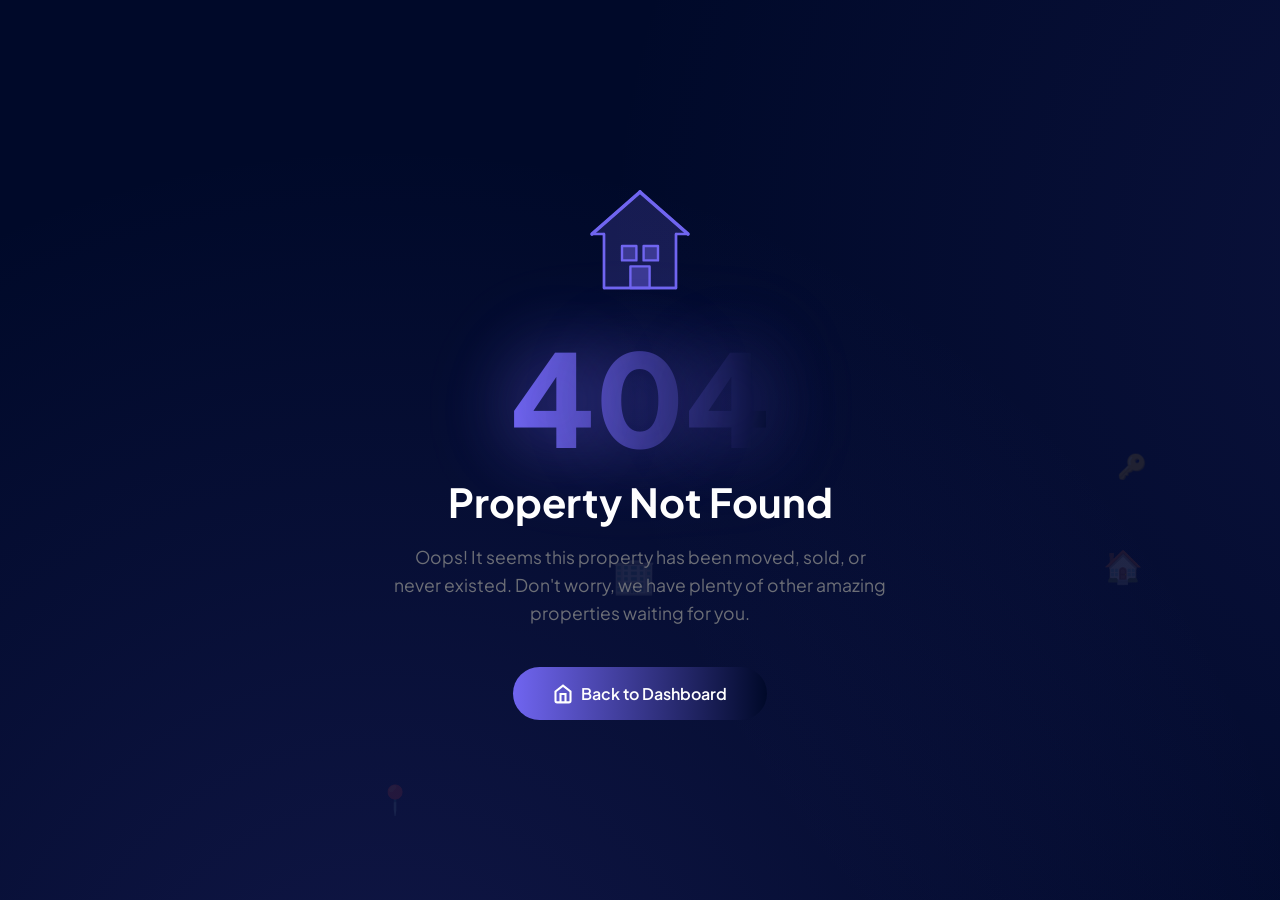
<file: 404-admin.html>
<!DOCTYPE html>
<html lang="en">
<head>
    <meta charset="UTF-8">
    <meta name="viewport" content="width=device-width, initial-scale=1.0">
    <title>404 - Property Not Found | Real Estate</title>
    <link rel="preconnect" href="https://fonts.googleapis.com">
    <link rel="preconnect" href="https://fonts.gstatic.com" crossorigin>
    <link href="https://fonts.googleapis.com/css2?family=Plus+Jakarta+Sans:wght@300;400;600;700;800&display=swap" rel="stylesheet">
    <style>
        :root {
            --black: #000;
            --white: #fff;
            --ul-primary: #7065F0;
            --ul-secondary: #000929;
            --ul-gray: #EBEBEB;
            --ul-black: #111111;
            --ul-gray2: #6C6E76;
            --ul-gradient: linear-gradient(90deg, var(--ul-primary) 0%, var(--ul-secondary) 100%);
            --font-primary: "Plus Jakarta Sans", sans-serif;
        }

        * {
            margin: 0;
            padding: 0;
            box-sizing: border-box;
        }

        body {
            font-family: var(--font-primary);
            background: var(--ul-secondary);
            min-height: 100vh;
            display: flex;
            align-items: center;
            justify-content: center;
            overflow-x: hidden;
            overflow-y: auto;
            position: relative;
        }

        /* Animated Background */
        .bg-animation {
            position: absolute;
            top: 0;
            left: 0;
            width: 100%;
            height: 100%;
            overflow: hidden;
            z-index: 0;
        }

        .bg-animation::before {
            content: '';
            position: absolute;
            width: 150%;
            height: 150%;
            background: radial-gradient(circle at 20% 80%, rgba(112, 101, 240, 0.15) 0%, transparent 50%),
                        radial-gradient(circle at 80% 20%, rgba(112, 101, 240, 0.1) 0%, transparent 50%),
                        radial-gradient(circle at 40% 40%, rgba(0, 9, 41, 0.8) 0%, transparent 50%);
            animation: bgMove 20s ease-in-out infinite;
        }

        @keyframes bgMove {
            0%, 100% { transform: translate(-10%, -10%) rotate(0deg); }
            50% { transform: translate(10%, 10%) rotate(180deg); }
        }

        /* Floating Elements */
        .floating-elements {
            position: absolute;
            width: 100%;
            height: 100%;
            pointer-events: none;
        }

        .float-item {
            position: absolute;
            opacity: 0.1;
            animation: float 6s ease-in-out infinite;
        }

        .float-item:nth-child(1) {
            top: 10%;
            left: 10%;
            font-size: 2rem;
            animation-delay: 0s;
        }

        .float-item:nth-child(2) {
            top: 20%;
            right: 15%;
            font-size: 1.5rem;
            animation-delay: 1s;
        }

        .float-item:nth-child(3) {
            bottom: 30%;
            left: 15%;
            font-size: 1.8rem;
            animation-delay: 2s;
        }

        .float-item:nth-child(4) {
            bottom: 20%;
            right: 10%;
            font-size: 2.2rem;
            animation-delay: 3s;
        }

        @keyframes float {
            0%, 100% { transform: translateY(0px) rotate(0deg); }
            50% { transform: translateY(-20px) rotate(10deg); }
        }

        /* Main Container */
        .container {
            position: relative;
            z-index: 1;
            text-align: center;
            padding: 2rem;
            max-width: 800px;
        }

        /* 404 Display */
        .error-code {
            font-size: clamp(4rem, 15vw, 8rem);
            font-weight: 800;
            line-height: 1;
            background: var(--ul-gradient);
            -webkit-background-clip: text;
            -webkit-text-fill-color: transparent;
            background-clip: text;
            position: relative;
            display: inline-block;
            margin-bottom: 1rem;
            text-shadow: 0 0 80px rgba(112, 101, 240, 0.3);
        }

        .error-code::after {
            content: '404';
            position: absolute;
            top: 0;
            left: 0;
            width: 100%;
            height: 100%;
            background: var(--ul-gradient);
            -webkit-background-clip: text;
            -webkit-text-fill-color: transparent;
            background-clip: text;
            filter: blur(40px);
            opacity: 0.5;
            z-index: -1;
        }

        /* House Icon */
        .house-icon {
            width: 120px;
            height: 120px;
            margin: 0 auto 2rem;
            position: relative;
            animation: housePulse 3s ease-in-out infinite;
        }

        @keyframes housePulse {
            0%, 100% { transform: scale(1); }
            50% { transform: scale(1.05); }
        }

        .house-svg {
            width: 100%;
            height: 100%;
            fill: none;
            stroke: var(--ul-primary);
            stroke-width: 2;
            stroke-linecap: round;
            stroke-linejoin: round;
        }

        .house-roof {
            animation: roofShake 4s ease-in-out infinite;
            transform-origin: center bottom;
        }

        @keyframes roofShake {
            0%, 90%, 100% { transform: rotate(0deg); }
            92% { transform: rotate(-2deg); }
            94% { transform: rotate(2deg); }
            96% { transform: rotate(-2deg); }
            98% { transform: rotate(2deg); }
        }

        /* Content */
        .content {
            color: var(--white);
        }

        .title {
            font-size: clamp(1.5rem, 4vw, 2.5rem);
            font-weight: 700;
            margin-bottom: 1rem;
            color: var(--white);
        }

        .description {
            font-size: 1.1rem;
            color: var(--ul-gray2);
            margin-bottom: 2.5rem;
            line-height: 1.6;
            max-width: 500px;
            margin-left: auto;
            margin-right: auto;
        }

        /* Search Box */
        .search-container {
            position: relative;
            max-width: 450px;
            margin: 0 auto 2rem;
        }

        .search-box {
            width: 100%;
            padding: 1rem 3.5rem 1rem 1.5rem;
            border: 2px solid rgba(112, 101, 240, 0.3);
            border-radius: 50px;
            background: rgba(255, 255, 255, 0.05);
            color: var(--white);
            font-family: var(--font-primary);
            font-size: 1rem;
            transition: all 0.3s ease;
            backdrop-filter: blur(10px);
        }

        .search-box:focus {
            outline: none;
            border-color: var(--ul-primary);
            background: rgba(255, 255, 255, 0.1);
            box-shadow: 0 0 30px rgba(112, 101, 240, 0.3);
        }

        .search-box::placeholder {
            color: var(--ul-gray2);
        }

        .search-btn {
            position: absolute;
            right: 5px;
            top: 50%;
            transform: translateY(-50%);
            width: 40px;
            height: 40px;
            border: none;
            border-radius: 50%;
            background: var(--ul-gradient);
            color: var(--white);
            cursor: pointer;
            display: flex;
            align-items: center;
            justify-content: center;
            transition: transform 0.3s ease, box-shadow 0.3s ease;
        }

        .search-btn:hover {
            transform: translateY(-50%) scale(1.1);
            box-shadow: 0 5px 20px rgba(112, 101, 240, 0.4);
        }

        /* Buttons */
        .button-group {
            display: flex;
            gap: 1rem;
            justify-content: center;
            flex-wrap: wrap;
        }

        .btn {
            padding: 1rem 2.5rem;
            border-radius: 50px;
            font-family: var(--font-primary);
            font-weight: 600;
            font-size: 1rem;
            cursor: pointer;
            transition: all 0.3s ease;
            text-decoration: none;
            display: inline-flex;
            align-items: center;
            gap: 0.5rem;
            position: relative;
            overflow: hidden;
        }

        .btn-primary {
            background: var(--ul-gradient);
            color: var(--white);
            border: none;
        }

        .btn-primary::before {
            content: '';
            position: absolute;
            top: 0;
            left: -100%;
            width: 100%;
            height: 100%;
            background: linear-gradient(90deg, transparent, rgba(255,255,255,0.2), transparent);
            transition: left 0.5s ease;
        }

        .btn-primary:hover::before {
            left: 100%;
        }

        .btn-primary:hover {
            transform: translateY(-3px);
            box-shadow: 0 10px 30px rgba(112, 101, 240, 0.4);
        }

        .btn-secondary {
            background: transparent;
            color: var(--white);
            border: 2px solid rgba(255, 255, 255, 0.2);
        }

        .btn-secondary:hover {
            border-color: var(--ul-primary);
            background: rgba(112, 101, 240, 0.1);
            transform: translateY(-3px);
        }

        /* Property Cards Preview */
        .properties-preview {
            margin-top: 4rem;
            display: flex;
            gap: 1rem;
            justify-content: center;
            flex-wrap: wrap;
            opacity: 0;
            animation: fadeInUp 1s ease forwards 0.5s;
        }

        @keyframes fadeInUp {
            to {
                opacity: 1;
                transform: translateY(0);
            }
            from {
                opacity: 0;
                transform: translateY(30px);
            }
        }

        .property-card {
            width: 200px;
            background: rgba(255, 255, 255, 0.05);
            border-radius: 16px;
            overflow: hidden;
            border: 1px solid rgba(255, 255, 255, 0.1);
            transition: all 0.3s ease;
            cursor: pointer;
        }

        .property-card:hover {
            transform: translateY(-10px);
            border-color: var(--ul-primary);
            box-shadow: 0 20px 40px rgba(0, 0, 0, 0.3);
        }

        .property-image {
            height: 120px;
            background: var(--ul-gradient);
            position: relative;
            overflow: hidden;
        }

        .property-image::after {
            content: '🏠';
            position: absolute;
            top: 50%;
            left: 50%;
            transform: translate(-50%, -50%);
            font-size: 3rem;
            opacity: 0.3;
        }

        .property-info {
            padding: 1rem;
            text-align: left;
        }

        .property-price {
            color: var(--ul-primary);
            font-weight: 700;
            font-size: 1.1rem;
            margin-bottom: 0.25rem;
        }

        .property-location {
            color: var(--ul-gray2);
            font-size: 0.85rem;
        }

        /* Responsive */
        @media (max-width: 768px) {
            .container {
                padding: 1.5rem;
            }

            .house-icon {
                width: 80px;
                height: 80px;
            }

            .property-card {
                width: 150px;
            }

            .button-group {
                flex-direction: column;
                align-items: center;
            }

            .btn {
                width: 100%;
                max-width: 280px;
                justify-content: center;
            }
        }

        /* Glitch Effect on Hover */
        .error-code:hover {
            animation: glitch 0.3s ease infinite;
        }

        @keyframes glitch {
            0% { transform: translate(0); }
            20% { transform: translate(-2px, 2px); }
            40% { transform: translate(-2px, -2px); }
            60% { transform: translate(2px, 2px); }
            80% { transform: translate(2px, -2px); }
            100% { transform: translate(0); }
        }

        /* Loading Animation for Search */
        .searching {
            position: relative;
        }

        .searching::after {
            content: '';
            position: absolute;
            right: 50px;
            top: 50%;
            transform: translateY(-50%);
            width: 20px;
            height: 20px;
            border: 2px solid var(--ul-primary);
            border-top-color: transparent;
            border-radius: 50%;
            animation: spin 1s linear infinite;
        }

        @keyframes spin {
            to { transform: translateY(-50%) rotate(360deg); }
        }
    </style>
</head>
<body>
    <!-- Background Animation -->
    <div class="bg-animation"></div>
    
    <!-- Floating Elements -->
    <div class="floating-elements">
        <div class="float-item">🏠</div>
        <div class="float-item">🔑</div>
        <div class="float-item">📍</div>
        <div class="float-item">🏢</div>
    </div>

    <!-- Main Container -->
    <div class="container">
        <!-- House Icon -->
        <div class="house-icon">
            <svg class="house-svg" viewBox="0 0 100 100">
                <path class="house-roof" d="M50 10 L90 45 L80 45 L80 90 L20 90 L20 45 L10 45 Z" fill="rgba(112, 101, 240, 0.2)"/>
                <rect x="35" y="55" width="12" height="12" fill="rgba(112, 101, 240, 0.4)"/>
                <rect x="53" y="55" width="12" height="12" fill="rgba(112, 101, 240, 0.4)"/>
                <rect x="42" y="72" width="16" height="18" fill="rgba(112, 101, 240, 0.4)"/>
                <path d="M50 10 L90 45" stroke-width="3"/>
                <path d="M50 10 L10 45" stroke-width="3"/>
                <path d="M20 45 L20 90" stroke-width="2"/>
                <path d="M80 45 L80 90" stroke-width="2"/>
                <path d="M20 90 L80 90" stroke-width="2"/>
            </svg>
        </div>

        <!-- 404 Code -->
        <div class="error-code">404</div>

        <!-- Content -->
        <div class="content">
            <h1 class="title">Property Not Found</h1>
            <p class="description">
                Oops! It seems this property has been moved, sold, or never existed. 
                Don't worry, we have plenty of other amazing properties waiting for you.
            </p>

            <!-- Buttons -->
            <div class="button-group">
                <a href="admin-dashboard.html" class="btn btn-primary">
                    <svg width="20" height="20" viewBox="0 0 24 24" fill="none" stroke="currentColor" stroke-width="2.5">
                        <path d="M3 9l9-7 9 7v11a2 2 0 0 1-2 2H5a2 2 0 0 1-2-2z"></path>
                        <polyline points="9 22 9 12 15 12 15 22"></polyline>
                    </svg>
                    Back to Dashboard
                </a>
            </div>
        </div>

    </div>

    <script>
        // Parallax effect on mouse move
        document.addEventListener('mousemove', (e) => {
            const mouseX = e.clientX / window.innerWidth - 0.5;
            const mouseY = e.clientY / window.innerHeight - 0.5;
            
            const house = document.querySelector('.house-icon');
            const errorCode = document.querySelector('.error-code');
            
            house.style.transform = `translate(${mouseX * 20}px, ${mouseY * 20}px)`;
            errorCode.style.transform = `translate(${mouseX * -10}px, ${mouseY * -10}px)`;
        });

        // Random floating animation for elements
        const floatItems = document.querySelectorAll('.float-item');
        floatItems.forEach((item, index) => {
            item.style.left = `${Math.random() * 80 + 10}%`;
            item.style.top = `${Math.random() * 80 + 10}%`;
            item.style.animationDelay = `${index * 0.5}s`;
        });

        // Property cards hover effect enhancement
        const cards = document.querySelectorAll('.property-card');
        cards.forEach(card => {
            card.addEventListener('mouseenter', function() {
                this.style.transform = 'translateY(-10px) scale(1.02)';
            });
            
            card.addEventListener('mouseleave', function() {
                this.style.transform = 'translateY(0) scale(1)';
            });
        });

        // Glitch effect trigger
        const errorCode = document.querySelector('.error-code');
        setInterval(() => {
            if (Math.random() > 0.95) {
                errorCode.style.animation = 'glitch 0.3s ease';
                setTimeout(() => {
                    errorCode.style.animation = '';
                }, 300);
            }
        }, 3000);

        // Console easter egg
        console.log('%c🏠 Welcome to Real Estate 404!', 'color: #7065F0; font-size: 20px; font-weight: bold;');
        console.log('%cLooking for a property? Try the search box above!', 'color: #6C6E76; font-size: 12px;');
    </script>
</body>
</html>
</file>
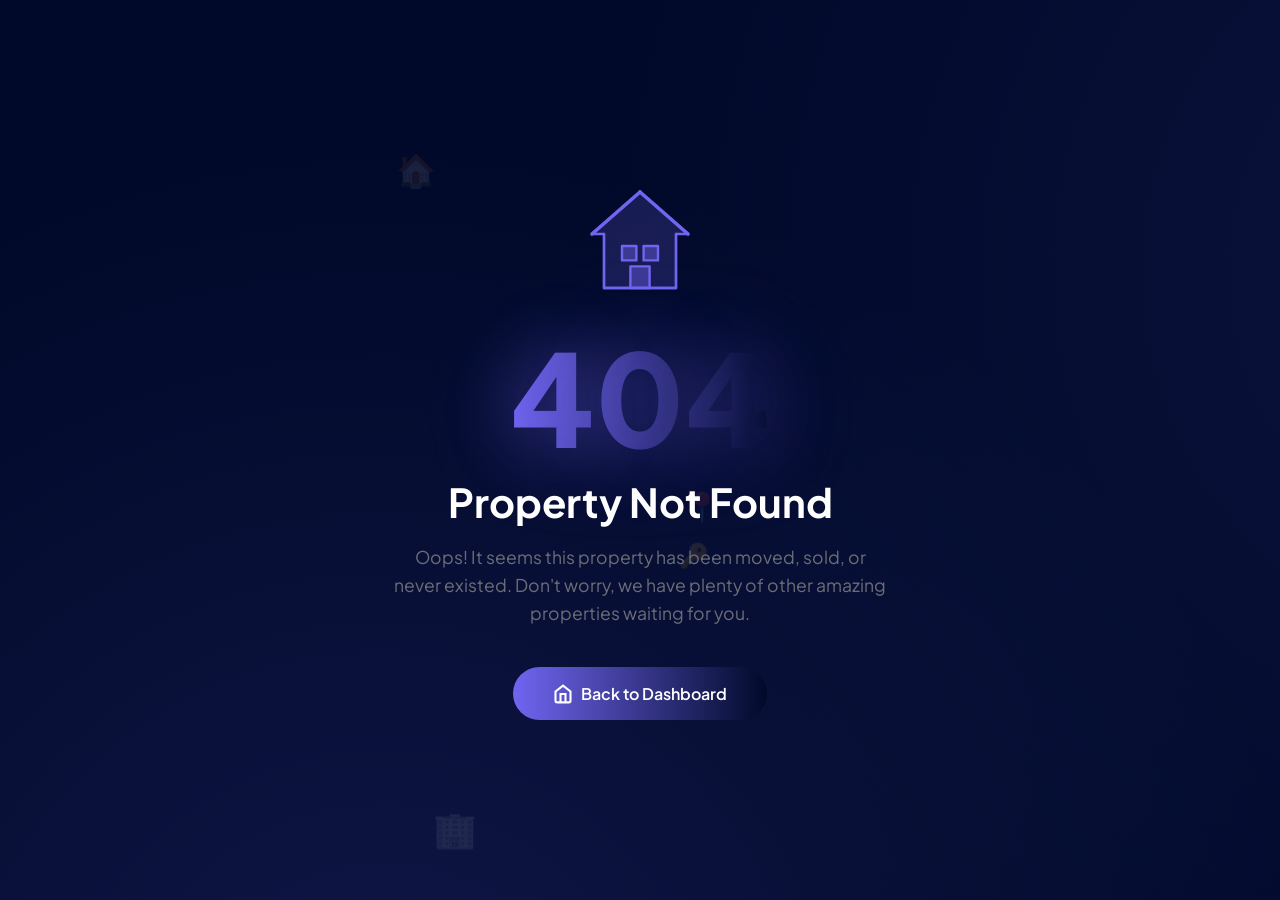
<file: 404-user.html>
<!DOCTYPE html>
<html lang="en">
<head>
    <meta charset="UTF-8">
    <meta name="viewport" content="width=device-width, initial-scale=1.0">
    <title>404 - Property Not Found | Real Estate</title>
    <link rel="preconnect" href="https://fonts.googleapis.com">
    <link rel="preconnect" href="https://fonts.gstatic.com" crossorigin>
    <link href="https://fonts.googleapis.com/css2?family=Plus+Jakarta+Sans:wght@300;400;600;700;800&display=swap" rel="stylesheet">
    <style>
        :root {
            --black: #000;
            --white: #fff;
            --ul-primary: #7065F0;
            --ul-secondary: #000929;
            --ul-gray: #EBEBEB;
            --ul-black: #111111;
            --ul-gray2: #6C6E76;
            --ul-gradient: linear-gradient(90deg, var(--ul-primary) 0%, var(--ul-secondary) 100%);
            --font-primary: "Plus Jakarta Sans", sans-serif;
        }

        * {
            margin: 0;
            padding: 0;
            box-sizing: border-box;
        }

        body {
            font-family: var(--font-primary);
            background: var(--ul-secondary);
            min-height: 100vh;
            display: flex;
            align-items: center;
            justify-content: center;
            overflow-x: hidden;
            overflow-y: auto;
            position: relative;
        }

        /* Animated Background */
        .bg-animation {
            position: absolute;
            top: 0;
            left: 0;
            width: 100%;
            height: 100%;
            overflow: hidden;
            z-index: 0;
        }

        .bg-animation::before {
            content: '';
            position: absolute;
            width: 150%;
            height: 150%;
            background: radial-gradient(circle at 20% 80%, rgba(112, 101, 240, 0.15) 0%, transparent 50%),
                        radial-gradient(circle at 80% 20%, rgba(112, 101, 240, 0.1) 0%, transparent 50%),
                        radial-gradient(circle at 40% 40%, rgba(0, 9, 41, 0.8) 0%, transparent 50%);
            animation: bgMove 20s ease-in-out infinite;
        }

        @keyframes bgMove {
            0%, 100% { transform: translate(-10%, -10%) rotate(0deg); }
            50% { transform: translate(10%, 10%) rotate(180deg); }
        }

        /* Floating Elements */
        .floating-elements {
            position: absolute;
            width: 100%;
            height: 100%;
            pointer-events: none;
        }

        .float-item {
            position: absolute;
            opacity: 0.1;
            animation: float 6s ease-in-out infinite;
        }

        .float-item:nth-child(1) {
            top: 10%;
            left: 10%;
            font-size: 2rem;
            animation-delay: 0s;
        }

        .float-item:nth-child(2) {
            top: 20%;
            right: 15%;
            font-size: 1.5rem;
            animation-delay: 1s;
        }

        .float-item:nth-child(3) {
            bottom: 30%;
            left: 15%;
            font-size: 1.8rem;
            animation-delay: 2s;
        }

        .float-item:nth-child(4) {
            bottom: 20%;
            right: 10%;
            font-size: 2.2rem;
            animation-delay: 3s;
        }

        @keyframes float {
            0%, 100% { transform: translateY(0px) rotate(0deg); }
            50% { transform: translateY(-20px) rotate(10deg); }
        }

        /* Main Container */
        .container {
            position: relative;
            z-index: 1;
            text-align: center;
            padding: 2rem;
            max-width: 800px;
        }

        /* 404 Display */
        .error-code {
            font-size: clamp(4rem, 15vw, 8rem);
            font-weight: 800;
            line-height: 1;
            background: var(--ul-gradient);
            -webkit-background-clip: text;
            -webkit-text-fill-color: transparent;
            background-clip: text;
            position: relative;
            display: inline-block;
            margin-bottom: 1rem;
            text-shadow: 0 0 80px rgba(112, 101, 240, 0.3);
        }

        .error-code::after {
            content: '404';
            position: absolute;
            top: 0;
            left: 0;
            width: 100%;
            height: 100%;
            background: var(--ul-gradient);
            -webkit-background-clip: text;
            -webkit-text-fill-color: transparent;
            background-clip: text;
            filter: blur(40px);
            opacity: 0.5;
            z-index: -1;
        }

        /* House Icon */
        .house-icon {
            width: 120px;
            height: 120px;
            margin: 0 auto 2rem;
            position: relative;
            animation: housePulse 3s ease-in-out infinite;
        }

        @keyframes housePulse {
            0%, 100% { transform: scale(1); }
            50% { transform: scale(1.05); }
        }

        .house-svg {
            width: 100%;
            height: 100%;
            fill: none;
            stroke: var(--ul-primary);
            stroke-width: 2;
            stroke-linecap: round;
            stroke-linejoin: round;
        }

        .house-roof {
            animation: roofShake 4s ease-in-out infinite;
            transform-origin: center bottom;
        }

        @keyframes roofShake {
            0%, 90%, 100% { transform: rotate(0deg); }
            92% { transform: rotate(-2deg); }
            94% { transform: rotate(2deg); }
            96% { transform: rotate(-2deg); }
            98% { transform: rotate(2deg); }
        }

        /* Content */
        .content {
            color: var(--white);
        }

        .title {
            font-size: clamp(1.5rem, 4vw, 2.5rem);
            font-weight: 700;
            margin-bottom: 1rem;
            color: var(--white);
        }

        .description {
            font-size: 1.1rem;
            color: var(--ul-gray2);
            margin-bottom: 2.5rem;
            line-height: 1.6;
            max-width: 500px;
            margin-left: auto;
            margin-right: auto;
        }

        /* Search Box */
        .search-container {
            position: relative;
            max-width: 450px;
            margin: 0 auto 2rem;
        }

        .search-box {
            width: 100%;
            padding: 1rem 3.5rem 1rem 1.5rem;
            border: 2px solid rgba(112, 101, 240, 0.3);
            border-radius: 50px;
            background: rgba(255, 255, 255, 0.05);
            color: var(--white);
            font-family: var(--font-primary);
            font-size: 1rem;
            transition: all 0.3s ease;
            backdrop-filter: blur(10px);
        }

        .search-box:focus {
            outline: none;
            border-color: var(--ul-primary);
            background: rgba(255, 255, 255, 0.1);
            box-shadow: 0 0 30px rgba(112, 101, 240, 0.3);
        }

        .search-box::placeholder {
            color: var(--ul-gray2);
        }

        .search-btn {
            position: absolute;
            right: 5px;
            top: 50%;
            transform: translateY(-50%);
            width: 40px;
            height: 40px;
            border: none;
            border-radius: 50%;
            background: var(--ul-gradient);
            color: var(--white);
            cursor: pointer;
            display: flex;
            align-items: center;
            justify-content: center;
            transition: transform 0.3s ease, box-shadow 0.3s ease;
        }

        .search-btn:hover {
            transform: translateY(-50%) scale(1.1);
            box-shadow: 0 5px 20px rgba(112, 101, 240, 0.4);
        }

        /* Buttons */
        .button-group {
            display: flex;
            gap: 1rem;
            justify-content: center;
            flex-wrap: wrap;
        }

        .btn {
            padding: 1rem 2.5rem;
            border-radius: 50px;
            font-family: var(--font-primary);
            font-weight: 600;
            font-size: 1rem;
            cursor: pointer;
            transition: all 0.3s ease;
            text-decoration: none;
            display: inline-flex;
            align-items: center;
            gap: 0.5rem;
            position: relative;
            overflow: hidden;
        }

        .btn-primary {
            background: var(--ul-gradient);
            color: var(--white);
            border: none;
        }

        .btn-primary::before {
            content: '';
            position: absolute;
            top: 0;
            left: -100%;
            width: 100%;
            height: 100%;
            background: linear-gradient(90deg, transparent, rgba(255,255,255,0.2), transparent);
            transition: left 0.5s ease;
        }

        .btn-primary:hover::before {
            left: 100%;
        }

        .btn-primary:hover {
            transform: translateY(-3px);
            box-shadow: 0 10px 30px rgba(112, 101, 240, 0.4);
        }

        .btn-secondary {
            background: transparent;
            color: var(--white);
            border: 2px solid rgba(255, 255, 255, 0.2);
        }

        .btn-secondary:hover {
            border-color: var(--ul-primary);
            background: rgba(112, 101, 240, 0.1);
            transform: translateY(-3px);
        }

        /* Property Cards Preview */
        .properties-preview {
            margin-top: 4rem;
            display: flex;
            gap: 1rem;
            justify-content: center;
            flex-wrap: wrap;
            opacity: 0;
            animation: fadeInUp 1s ease forwards 0.5s;
        }

        @keyframes fadeInUp {
            to {
                opacity: 1;
                transform: translateY(0);
            }
            from {
                opacity: 0;
                transform: translateY(30px);
            }
        }

        .property-card {
            width: 200px;
            background: rgba(255, 255, 255, 0.05);
            border-radius: 16px;
            overflow: hidden;
            border: 1px solid rgba(255, 255, 255, 0.1);
            transition: all 0.3s ease;
            cursor: pointer;
        }

        .property-card:hover {
            transform: translateY(-10px);
            border-color: var(--ul-primary);
            box-shadow: 0 20px 40px rgba(0, 0, 0, 0.3);
        }

        .property-image {
            height: 120px;
            background: var(--ul-gradient);
            position: relative;
            overflow: hidden;
        }

        .property-image::after {
            content: '🏠';
            position: absolute;
            top: 50%;
            left: 50%;
            transform: translate(-50%, -50%);
            font-size: 3rem;
            opacity: 0.3;
        }

        .property-info {
            padding: 1rem;
            text-align: left;
        }

        .property-price {
            color: var(--ul-primary);
            font-weight: 700;
            font-size: 1.1rem;
            margin-bottom: 0.25rem;
        }

        .property-location {
            color: var(--ul-gray2);
            font-size: 0.85rem;
        }

        /* Responsive */
        @media (max-width: 768px) {
            .container {
                padding: 1.5rem;
            }

            .house-icon {
                width: 80px;
                height: 80px;
            }

            .property-card {
                width: 150px;
            }

            .button-group {
                flex-direction: column;
                align-items: center;
            }

            .btn {
                width: 100%;
                max-width: 280px;
                justify-content: center;
            }
        }

        /* Glitch Effect on Hover */
        .error-code:hover {
            animation: glitch 0.3s ease infinite;
        }

        @keyframes glitch {
            0% { transform: translate(0); }
            20% { transform: translate(-2px, 2px); }
            40% { transform: translate(-2px, -2px); }
            60% { transform: translate(2px, 2px); }
            80% { transform: translate(2px, -2px); }
            100% { transform: translate(0); }
        }

        /* Loading Animation for Search */
        .searching {
            position: relative;
        }

        .searching::after {
            content: '';
            position: absolute;
            right: 50px;
            top: 50%;
            transform: translateY(-50%);
            width: 20px;
            height: 20px;
            border: 2px solid var(--ul-primary);
            border-top-color: transparent;
            border-radius: 50%;
            animation: spin 1s linear infinite;
        }

        @keyframes spin {
            to { transform: translateY(-50%) rotate(360deg); }
        }
    </style>
</head>
<body>
    <!-- Background Animation -->
    <div class="bg-animation"></div>
    
    <!-- Floating Elements -->
    <div class="floating-elements">
        <div class="float-item">🏠</div>
        <div class="float-item">🔑</div>
        <div class="float-item">📍</div>
        <div class="float-item">🏢</div>
    </div>

    <!-- Main Container -->
    <div class="container">
        <!-- House Icon -->
        <div class="house-icon">
            <svg class="house-svg" viewBox="0 0 100 100">
                <path class="house-roof" d="M50 10 L90 45 L80 45 L80 90 L20 90 L20 45 L10 45 Z" fill="rgba(112, 101, 240, 0.2)"/>
                <rect x="35" y="55" width="12" height="12" fill="rgba(112, 101, 240, 0.4)"/>
                <rect x="53" y="55" width="12" height="12" fill="rgba(112, 101, 240, 0.4)"/>
                <rect x="42" y="72" width="16" height="18" fill="rgba(112, 101, 240, 0.4)"/>
                <path d="M50 10 L90 45" stroke-width="3"/>
                <path d="M50 10 L10 45" stroke-width="3"/>
                <path d="M20 45 L20 90" stroke-width="2"/>
                <path d="M80 45 L80 90" stroke-width="2"/>
                <path d="M20 90 L80 90" stroke-width="2"/>
            </svg>
        </div>

        <!-- 404 Code -->
        <div class="error-code">404</div>

        <!-- Content -->
        <div class="content">
            <h1 class="title">Property Not Found</h1>
            <p class="description">
                Oops! It seems this property has been moved, sold, or never existed. 
                Don't worry, we have plenty of other amazing properties waiting for you.
            </p>

            <!-- Buttons -->
            <div class="button-group">
                <a href="user-dashboard.html" class="btn btn-primary">
                    <svg width="20" height="20" viewBox="0 0 24 24" fill="none" stroke="currentColor" stroke-width="2.5">
                        <path d="M3 9l9-7 9 7v11a2 2 0 0 1-2 2H5a2 2 0 0 1-2-2z"></path>
                        <polyline points="9 22 9 12 15 12 15 22"></polyline>
                    </svg>
                    Back to Dashboard
                </a>
            </div>
        </div>

    </div>

    <script>
        // Parallax effect on mouse move
        document.addEventListener('mousemove', (e) => {
            const mouseX = e.clientX / window.innerWidth - 0.5;
            const mouseY = e.clientY / window.innerHeight - 0.5;
            
            const house = document.querySelector('.house-icon');
            const errorCode = document.querySelector('.error-code');
            
            house.style.transform = `translate(${mouseX * 20}px, ${mouseY * 20}px)`;
            errorCode.style.transform = `translate(${mouseX * -10}px, ${mouseY * -10}px)`;
        });

        // Random floating animation for elements
        const floatItems = document.querySelectorAll('.float-item');
        floatItems.forEach((item, index) => {
            item.style.left = `${Math.random() * 80 + 10}%`;
            item.style.top = `${Math.random() * 80 + 10}%`;
            item.style.animationDelay = `${index * 0.5}s`;
        });

        // Property cards hover effect enhancement
        const cards = document.querySelectorAll('.property-card');
        cards.forEach(card => {
            card.addEventListener('mouseenter', function() {
                this.style.transform = 'translateY(-10px) scale(1.02)';
            });
            
            card.addEventListener('mouseleave', function() {
                this.style.transform = 'translateY(0) scale(1)';
            });
        });

        // Glitch effect trigger
        const errorCode = document.querySelector('.error-code');
        setInterval(() => {
            if (Math.random() > 0.95) {
                errorCode.style.animation = 'glitch 0.3s ease';
                setTimeout(() => {
                    errorCode.style.animation = '';
                }, 300);
            }
        }, 3000);

        // Console easter egg
        console.log('%c🏠 Welcome to Real Estate 404!', 'color: #7065F0; font-size: 20px; font-weight: bold;');
        console.log('%cLooking for a property? Try the search box above!', 'color: #6C6E76; font-size: 12px;');
    </script>
</body>
</html>
</file>
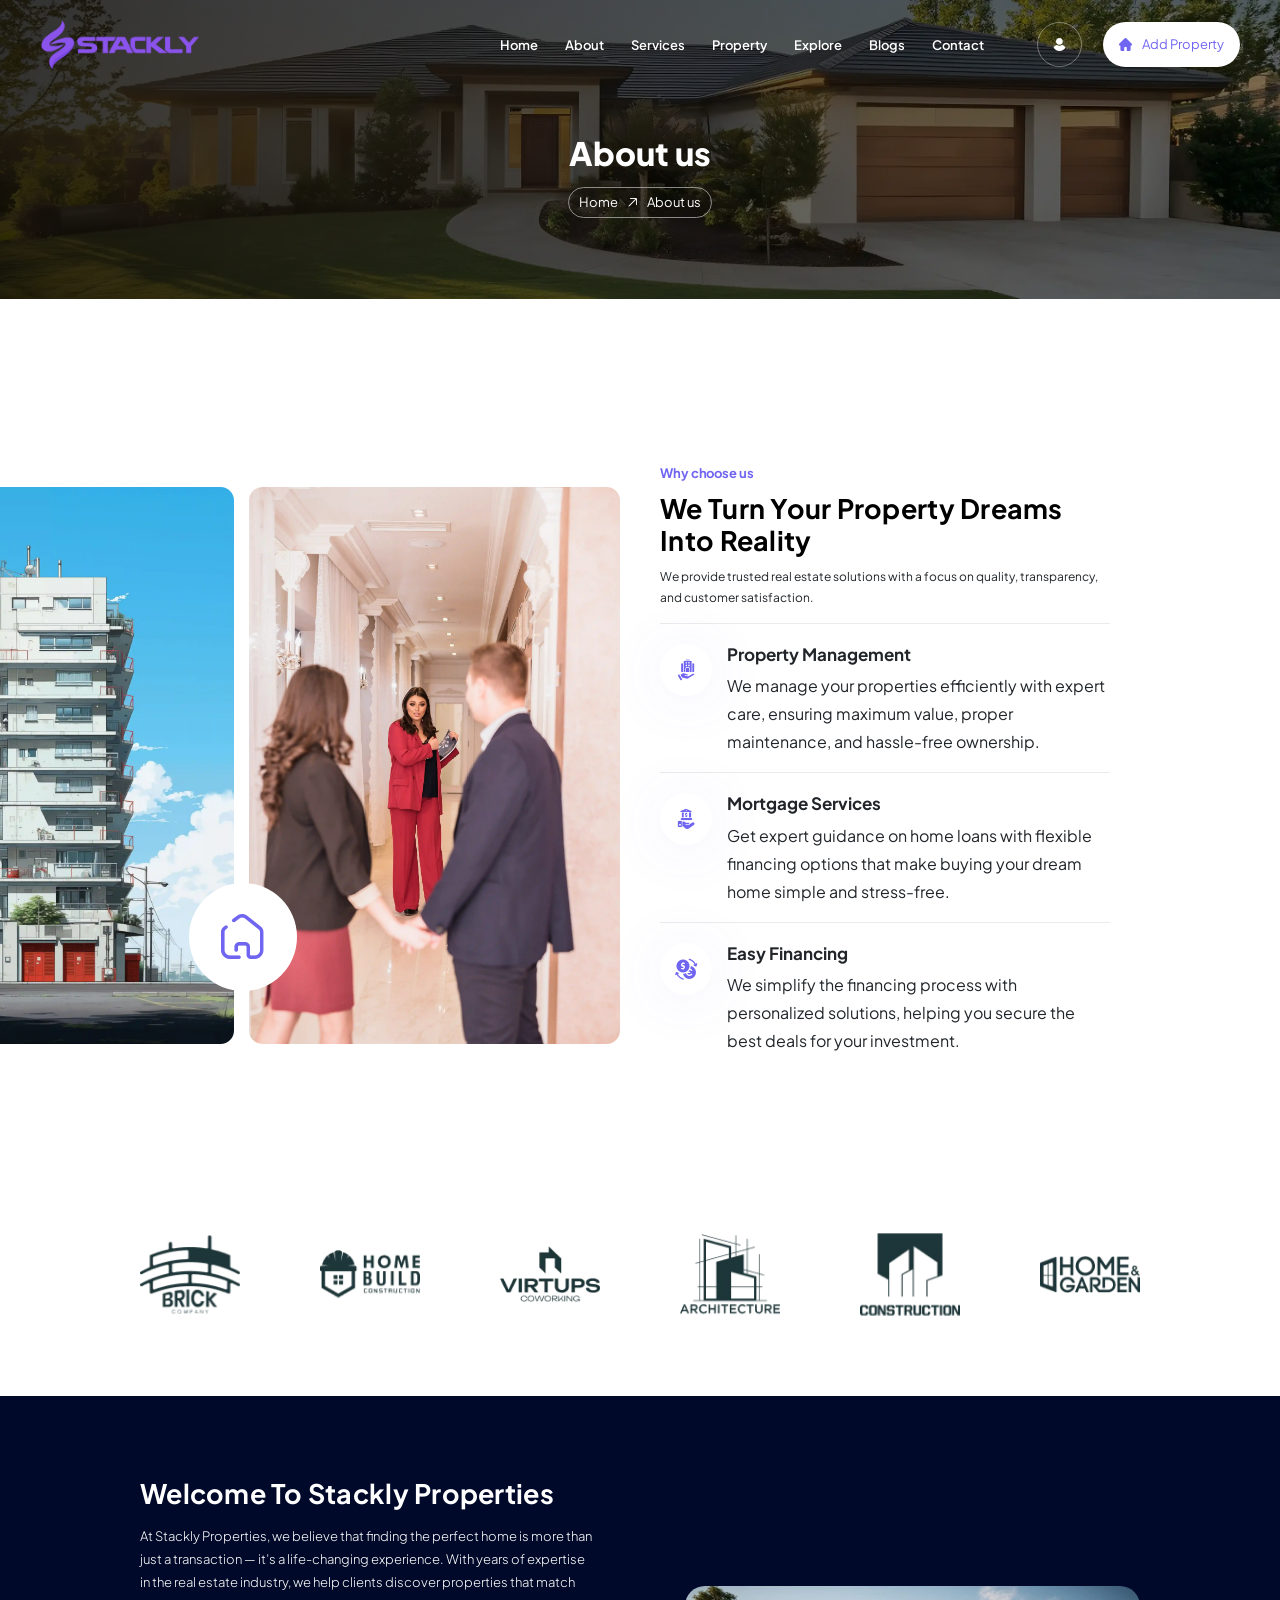
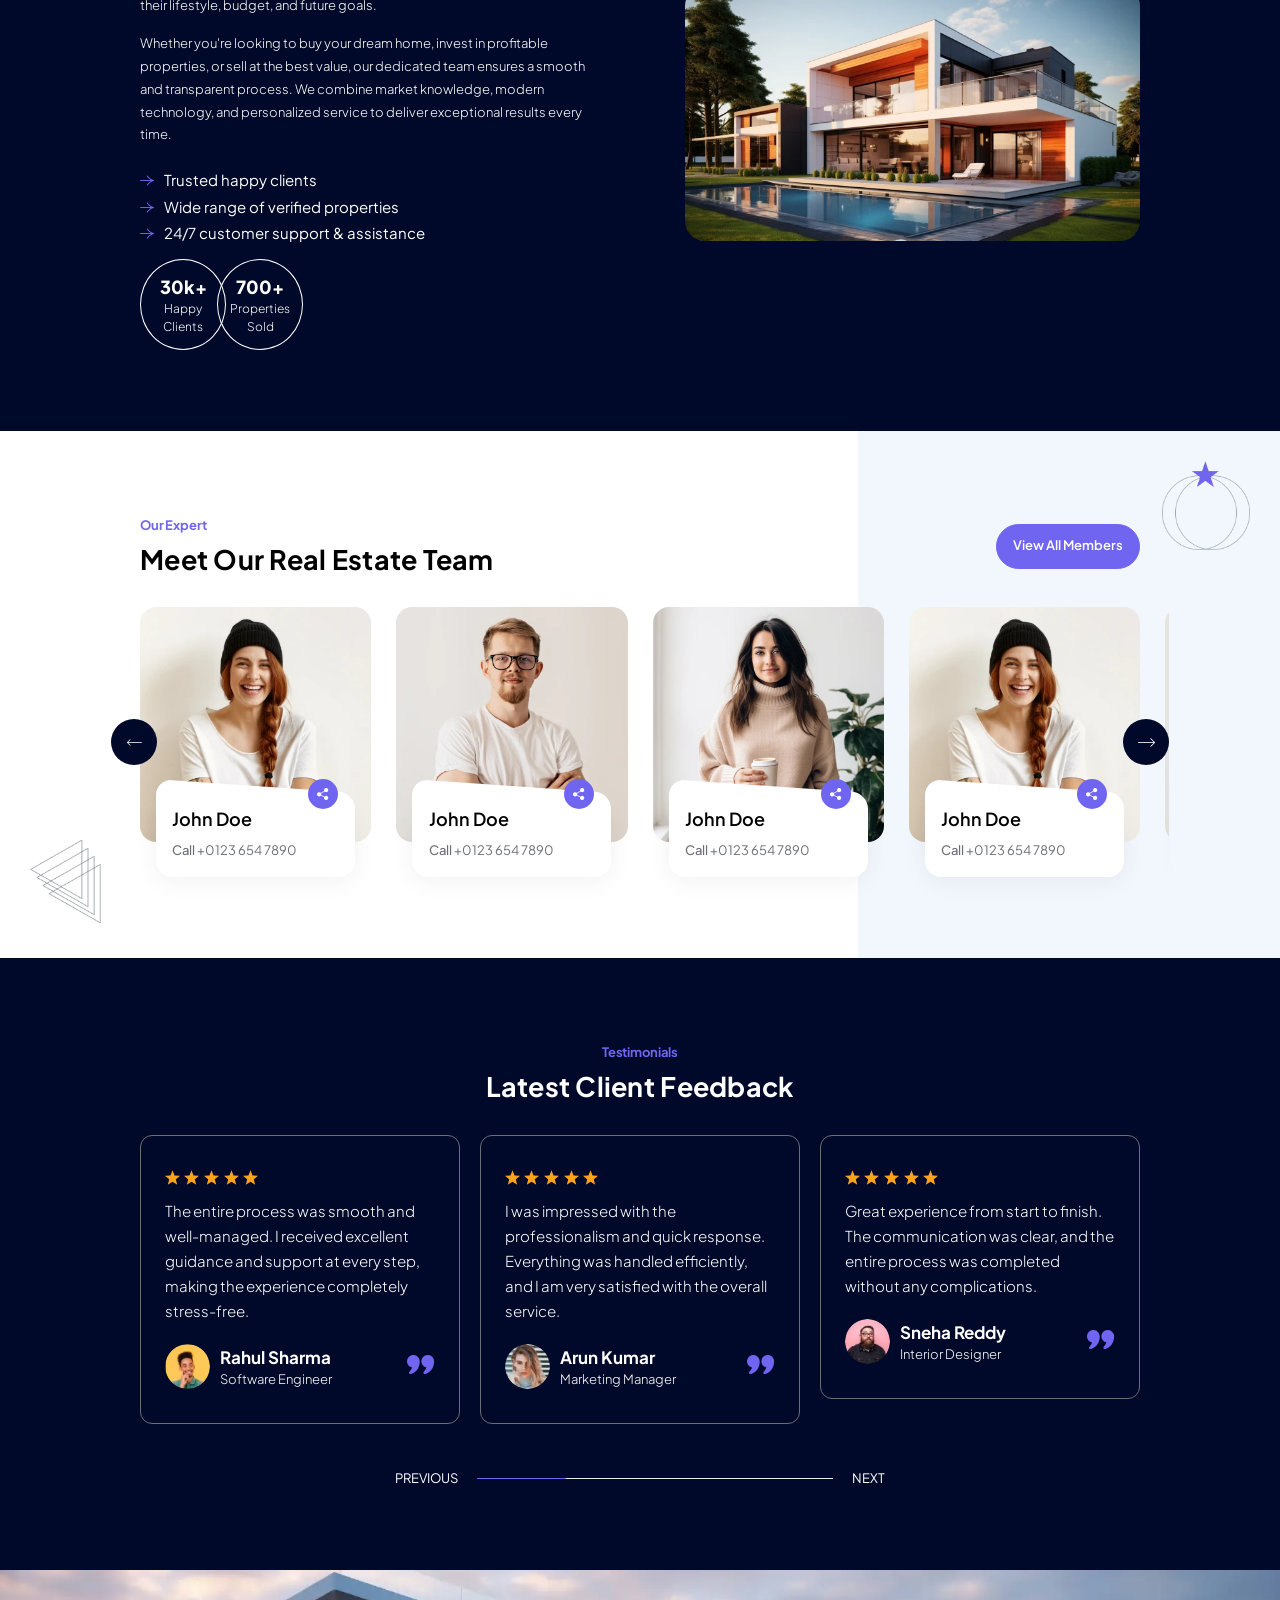
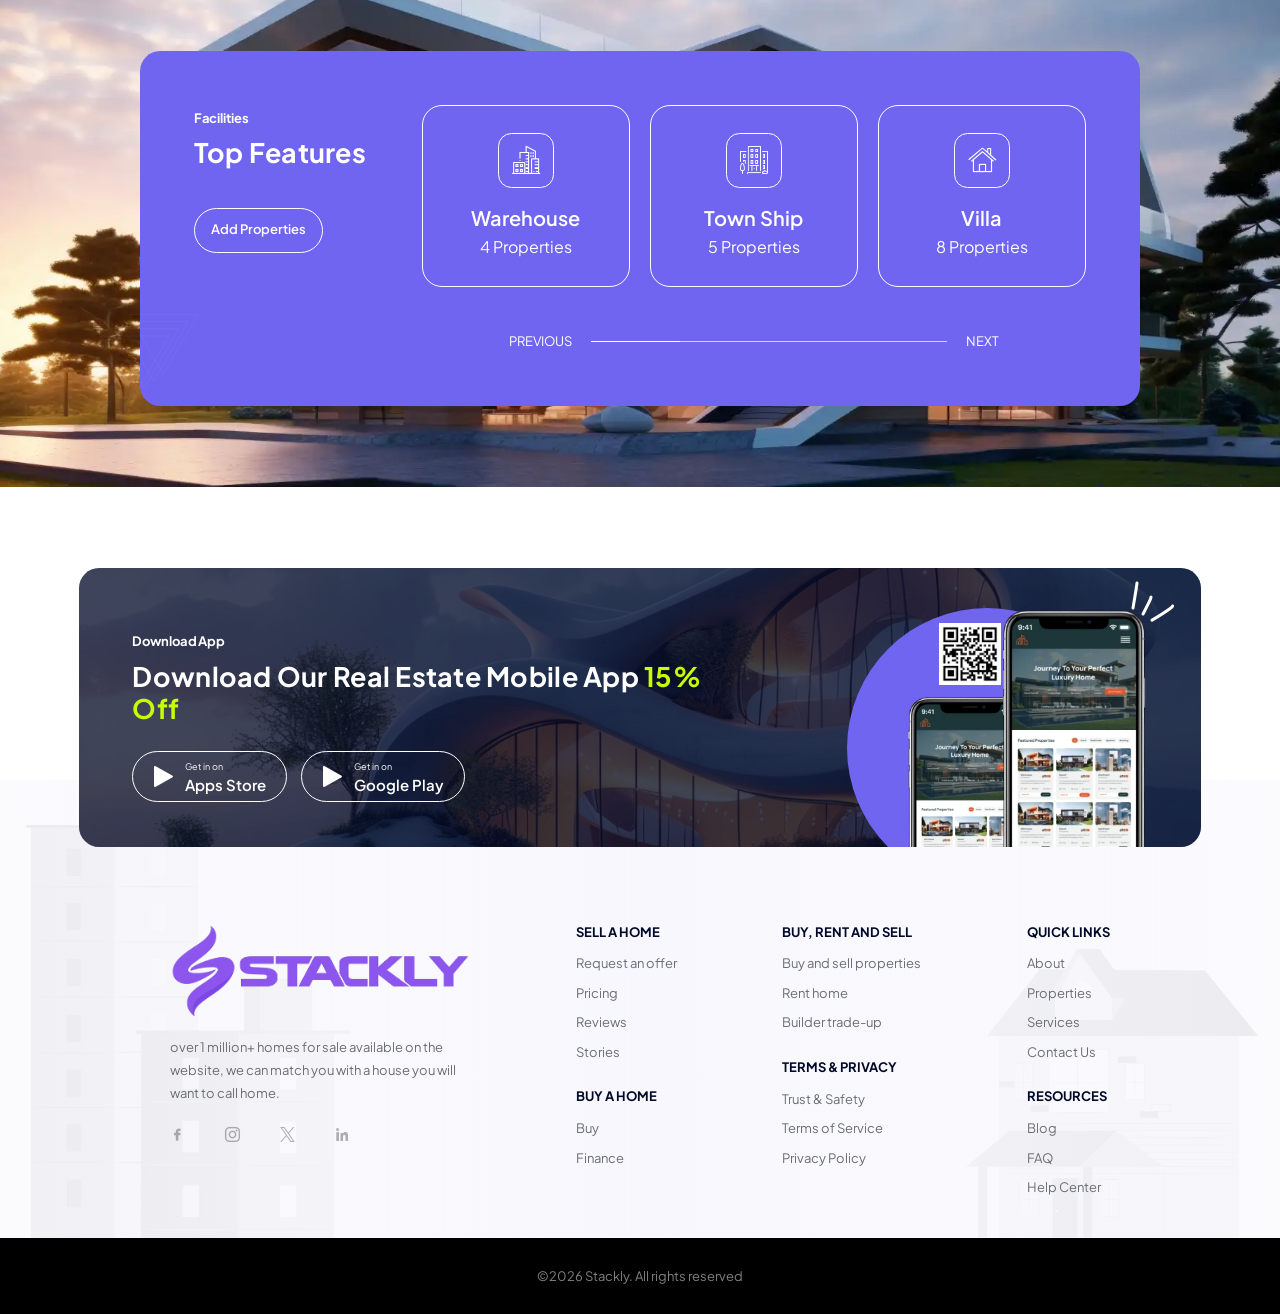
<file: about.html>
<!DOCTYPE html>
<html lang="en">
<head>
    <meta charset="UTF-8">
    <meta name="viewport" content="width=device-width, initial-scale=1.0">
    <title>Stackly - Real Estate</title>

    <!-- libraries CSS -->
    <link rel="stylesheet" href="assets/icon/flaticon_real_estate.css">
    <link rel="stylesheet" href="assets/vendor/bootstrap/bootstrap.min.css">
    <link rel="stylesheet" href="assets/vendor/splide/splide.min.css">
    <link rel="stylesheet" href="assets/vendor/swiper/swiper-bundle.min.css">
    <link rel="stylesheet" href="assets/vendor/slim-select/slimselect.css">
    <link rel="stylesheet" href="assets/vendor/animate-wow/animate.min.css">

    <!-- custom CSS -->
    <link rel="stylesheet" href="assets/css/style.css">
</head>

<body>

    <!-- SIDEBAR SECTION START -->
    <div class="ul-sidebar">
        <!-- header -->
        <div class="ul-sidebar-header">
            <div class="ul-sidebar-header-logo">
                <a href="index.html">
                    <img src="assets/img/logo.webp" alt="logo" class="logo">
                </a>
            </div>
            <!-- sidebar closer -->
            <button class="ul-sidebar-closer"><i class="flaticon-close"></i></button>
        </div>

        <div class="ul-sidebar-header-nav-wrapper d-block d-lg-none"></div>

        <!-- sidebar footer -->
        <div class="ul-sidebar-footer">
            <span class="ul-sidebar-footer-title">Follow us</span>

            <div class="ul-sidebar-footer-social">
                <a href="404.html"><i class="flaticon-facebook"></i></a>
                <a href="404.html"><i class="flaticon-twitter"></i></a>
                <a href="404.html"><i class="flaticon-instagram"></i></a>
                <a href="404.html"><i class="flaticon-linkedin"></i></a>
            </div>
        </div>
    </div>
    <!-- SIDEBAR SECTION END -->

    <!-- HEADER SECTION START -->
    <header class="ul-header ul-header--home">
        <div class="ul-header-bottom">
            <div class="ul-header-bottom-wrapper">
                <!-- header left -->
                <div class="header-bottom-left">
                    <div class="logo-container">
                        <a href="index.html" class="d-inline-block"><img src="assets/img/logo.webp" alt="logo" class="logo"></a>
                    </div>
                </div>

                <!-- header nav -->
                <div class="ul-header-nav-wrapper">
                    <div class="to-go-to-sidebar-in-mobile">
                        <nav class="ul-header-nav">
                           <a href="index.html">Home</a>
                            <a href="about.html">About</a>
                           <a href="services.html">Services</a>
                           <a href="projects.html">Property</a>
                           <a href="how-it-works.html">Explore</a>
                           <a href="blog.html">Blogs</a>
                            <a href="contact.html">Contact</a>
                        </nav>
                    </div>
                </div>

                <!-- actions -->
                <div class="ul-header-actions">
                    <a href="login.html">
    <button>
        <i class="flaticon-user"></i>
    </button>
</a>
<a href="register.html" class="mobile-home-btn">
    <i class="flaticon-home"></i>
</a>
                    <a href="register.html" class="add-property-btn d-xxs-none"><i class="flaticon-home"></i> Add Property</a>
                    <button class="ul-header-sidebar-opener"><i class="flaticon-menu-button"></i></button>
                </div>

                <!-- sidebar opener -->
                <div class="d-none">
                    <button class="ul-header-sidebar-opener"><i class="flaticon-menu-button"></i></button>
                </div>
            </div>
        </div>
    </header>
    <!-- HEADER SECTION END -->


    <main>
        <!-- BREADCRUMB SECTION START -->
        <div class="ul-breadcrumb">
            <div class="wow animate__fadeInUp">
                <h2 class="ul-breadcrumb-title">About us</h2>
                <div class="ul-breadcrumb-nav">
                    <a href="index.html">Home</a>
                    <span class="separator"><i class="flaticon-aro-left"></i></span>
                    <span class="current-page">About us</span>
                </div>
            </div>
        </div>
        <!-- BREADCRUMB SECTION END -->

        <div class="ul-inner-page-content-wrapper">
            <!-- WHY CHOOSE US SECTION START -->
      <!-- WHY CHOOSE US SECTION START -->
        <section class="ul-why-choose-us ul-section-spacing wow animate__fadeInUp">
            <div class="ul-container">
                <div class="row row-cols-lg-2 row-cols-1 align-items-center">
                    <div class="col">
                        <!-- <div class="d-flex justify-content-end"> -->
                        <div class="ul-why-choose-us-imgs">
                            <div class="img"><img src="assets/img/why1.webp" alt="image"></div>
                            <div class="img">
                                <img src="assets/img/why.webp" alt="image">
                                <!-- icon -->
                                <div class="icon"><i class="flaticon-home-agreement"></i></div>
                            </div>
                        </div>
                        <!-- </div> -->
                    </div>

                    <!-- txt -->
                    <div class="col">
                        <div class="ul-why-choose-us-txt">
                            <span class="ul-section-sub-title">Why choose us</span>
                            <h2 class="ul-section-title">We Turn Your Property Dreams Into Reality</h2>
                            <p class="ul-why-choose-us-heading-descr">We provide trusted real estate solutions with a focus on quality, transparency, and customer satisfaction.</p>

                            <div class="ul-why-choose-us-list">
                                <div class="ul-why-choose-us-list-item">
                                    <div class="icon"><i class="flaticon-property"></i></div>
                                    <div class="txt">
                                        <h3 class="ul-why-choose-us-list-item-title">Property Management</h3>
                                        <p class="ul-why-choose-us-list-item-descr">We manage your properties efficiently with expert care, ensuring maximum value, proper maintenance, and hassle-free ownership.</p>
                                    </div>
                                </div>

                                <div class="ul-why-choose-us-list-item">
                                    <div class="icon"><i class="flaticon-list-1"></i></div>
                                    <div class="txt">
                                        <h3 class="ul-why-choose-us-list-item-title">Mortgage Services</h3>
                                        <p class="ul-why-choose-us-list-item-descr">Get expert guidance on home loans with flexible financing options that make buying your dream home simple and stress-free.</p>
                                    </div>
                                </div>

                                <div class="ul-why-choose-us-list-item">
                                    <div class="icon"><i class="flaticon-change"></i></div>
                                    <div class="txt">
                                        <h3 class="ul-why-choose-us-list-item-title">Easy Financing</h3>
                                        <p class="ul-why-choose-us-list-item-descr">We simplify the financing process with personalized solutions, helping you secure the best deals for your investment.</p>
                                    </div>
                                </div>
                            </div>
                        </div>
                    </div>
                </div>
            </div>
        </section>
        <!-- WHY CHOOSE US SECTION END -->  


            <!-- PARTNERS SECTION START -->
            <div class="ul-inner-page-container ul-section-spacing">
                <div class="wow animate__fadeInUp">
                    <div class="ul-partners-slider swiper">
                        <div class="swiper-wrapper align-items-center">
                            <!-- single slide -->
                            <div class="swiper-slide">
                                <img src="assets/img/partner-1.webp" alt="Parter Logo">
                            </div>
                            <!-- single slide -->
                            <div class="swiper-slide">
                                <img src="assets/img/partner-2.webp" alt="Parter Logo">
                            </div>
                            <!-- single slide -->
                            <div class="swiper-slide">
                                <img src="assets/img/partner-3.webp" alt="Parter Logo">
                            </div>
                            <!-- single slide -->
                            <div class="swiper-slide">
                                <img src="assets/img/partner-4.webp" alt="Parter Logo">
                            </div>
                            <!-- single slide -->
                            <div class="swiper-slide">
                                <img src="assets/img/partner-5.webp" alt="Parter Logo">
                            </div>
                            <!-- single slide -->
                            <div class="swiper-slide">
                                <img src="assets/img/partner-6.webp" alt="Parter Logo">
                            </div>
                            <!-- single slide -->
                            <div class="swiper-slide">
                                <img src="assets/img/partner-1.webp" alt="Parter Logo">
                            </div>
                        </div>
                    </div>
                </div>
            </div>
            <!-- PARTNERS SECTION END -->


            <!-- ABOUT SECTION START -->
            <section class="ul-about ul-inner-about ul-section-spacing">
                <div class="ul-inner-page-container my-0 wow animate__fadeInUp">
                    <div class="row row-cols-lg-2 row-cols-1 align-items-center ul-bs-row">
                        <!-- txt -->
                        <div class="col">
                            <div class="ul-about-txt ul-inner-about-txt">
                              <h2 class="ul-section-title">Welcome To Stackly Properties</h2>

<div>
    <p>
        At Stackly Properties, we believe that finding the perfect home is more than just a transaction — it’s a life-changing experience. With years of expertise in the real estate industry, we help clients discover properties that match their lifestyle, budget, and future goals.
    </p>

    <p>
        Whether you're looking to buy your dream home, invest in profitable properties, or sell at the best value, our dedicated team ensures a smooth and transparent process. We combine market knowledge, modern technology, and personalized service to deliver exceptional results every time.
    </p>
</div>

                                <div class="ul-about-txt-bottom ul-inner-about-txt-bottom">
    <ul class="ul-inner-about-list">
        <li><i class="flaticon-read-more-icon"></i> Trusted happy clients</li>
        <li><i class="flaticon-read-more-icon"></i> Wide range of verified properties</li>
        <li><i class="flaticon-read-more-icon"></i> 24/7 customer support & assistance</li>
    </ul>

    <div class="ul-about-stats ul-inner-about-stats">
        <div class="ul-about-stat ul-inner-about-stat">
            <span class="number">30k+</span>
            <span class="txt">Happy Clients</span>
        </div>
        <div class="ul-about-stat ul-inner-about-stat">
            <span class="number">700+</span>
            <span class="txt">Properties Sold</span>
        </div>

                                    </div>
                                </div>
                            </div>
                        </div>

                        <!-- img -->
                        <div class="col">
                            <div class="ul-about-img ul-inner-about-img"><img src="assets/img/about-img.webp" alt="About Image"></div>
                        </div>
                    </div>
                </div>
            </section>
            <!-- ABOUT SECTION END -->


            <!-- TEAM SECTION START -->
            <section class="ul-team ul-section-spacing">
                <div class="ul-inner-page-container wow animate__fadeInUp">
                    <!-- heading -->
                    <div class="ul-section-heading">
                        <div class="left">
                            <span class="ul-section-sub-title">Our Expert</span>
                            <h2 class="ul-section-title">Meet Our Real Estate Team</h2>
                        </div>

                        <div class="right flex-shrink-0">
                            <a href="404.html" class="ul-btn">View All Members</a>
                        </div>
                    </div>

                    <!-- team slider -->
                    <div class="ul-team-slider swiper">
                        <div class="swiper-wrapper">
                            <!-- single team -->
                            <div class="swiper-slide">
                                <div class="ul-team-card">
                                    <div class="ul-team-card-img">
                                        <img src="assets/img/team-1.webp" alt="Team Image">
                                    </div>

                                    <div class="ul-team-card-txt">
                                        <div class="ul-team-card-socials">
                                            <div class="ul-team-card-socials-links">
                                                <a href="404.html" class=""><i class="flaticon-facebook"></i></a>
                                                <a href="404.html" class=""><i class="flaticon-twitter"></i></a>
                                                <a href="404.html" class=""><i class="flaticon-linkedin"></i></a>
                                                <a href="404.html" class=""><i class="flaticon-instagram"></i></a>
                                            </div>
                                            <div class="ul-team-card-socials-icon"><i class="flaticon-share"></i></div>
                                        </div>
                                        <h4 class="ul-team-card-title"><a href="404.html">John Doe</a></h4>
                                        <span class="ul-team-card-subtitle">Call <a>+0123 654 7890</a></span>
                                    </div>
                                </div>
                            </div>

                            <!-- single team -->
                            <div class="swiper-slide">
                                <div class="ul-team-card">
                                    <div class="ul-team-card-img">
                                        <img src="assets/img/team-2.webp" alt="Team Image">
                                    </div>

                                    <div class="ul-team-card-txt">
                                        <div class="ul-team-card-socials">
                                            <div class="ul-team-card-socials-links">
                                                <a href="404.html" class=""><i class="flaticon-facebook"></i></a>
                                                <a href="404.html" class=""><i class="flaticon-twitter"></i></a>
                                                <a href="404.html" class=""><i class="flaticon-linkedin"></i></a>
                                                <a href="404.html" class=""><i class="flaticon-instagram"></i></a>
                                            </div>
                                            <div class="ul-team-card-socials-icon"><i class="flaticon-share"></i></div>
                                        </div>
                                        <h4 class="ul-team-card-title"><a href="404.html">John Doe</a></h4>
                                        <span class="ul-team-card-subtitle">Call <a>+0123 654 7890</a></span>
                                    </div>
                                </div>
                            </div>

                            <!-- single team -->
                            <div class="swiper-slide">
                                <div class="ul-team-card">
                                    <div class="ul-team-card-img">
                                        <img src="assets/img/team-3.webp" alt="Team Image">
                                    </div>

                                    <div class="ul-team-card-txt">
                                        <div class="ul-team-card-socials">
                                            <div class="ul-team-card-socials-links">
                                                <a href="404.html" class=""><i class="flaticon-facebook"></i></a>
                                                <a href="404.html" class=""><i class="flaticon-twitter"></i></a>
                                                <a href="404.html" class=""><i class="flaticon-linkedin"></i></a>
                                                <a href="404.html" class=""><i class="flaticon-instagram"></i></a>
                                            </div>
                                            <div class="ul-team-card-socials-icon"><i class="flaticon-share"></i></div>
                                        </div>
                                        <h4 class="ul-team-card-title"><a href="404.html">John Doe</a></h4>
                                        <span class="ul-team-card-subtitle">Call <a>+0123 654 7890</a></span>
                                    </div>
                                </div>
                            </div>

                            <!-- single team -->
                            <div class="swiper-slide">
                                <div class="ul-team-card">
                                    <div class="ul-team-card-img">
                                        <img src="assets/img/team-1.webp" alt="Team Image">
                                    </div>

                                    <div class="ul-team-card-txt">
                                        <div class="ul-team-card-socials">
                                            <div class="ul-team-card-socials-links">
                                                <a href="404.html" class=""><i class="flaticon-facebook"></i></a>
                                                <a href="404.html" class=""><i class="flaticon-twitter"></i></a>
                                                <a href="404.html" class=""><i class="flaticon-linkedin"></i></a>
                                                <a href="404.html" class=""><i class="flaticon-instagram"></i></a>
                                            </div>
                                            <div class="ul-team-card-socials-icon"><i class="flaticon-share"></i></div>
                                        </div>
                                        <h4 class="ul-team-card-title"><a href="404.html">John Doe</a></h4>
                                        <span class="ul-team-card-subtitle">Call <a>+0123 654 7890</a></span>
                                    </div>
                                </div>
                            </div>

                            <!-- single team -->
                            <div class="swiper-slide">
                                <div class="ul-team-card">
                                    <div class="ul-team-card-img">
                                        <img src="assets/img/team-2.webp" alt="Team Image">
                                    </div>

                                    <div class="ul-team-card-txt">
                                        <div class="ul-team-card-socials">
                                            <div class="ul-team-card-socials-links">
                                                <a href="404.html" class=""><i class="flaticon-facebook"></i></a>
                                                <a href="404.html" class=""><i class="flaticon-twitter"></i></a>
                                                <a href="404.html" class=""><i class="flaticon-linkedin"></i></a>
                                                <a href="404.html" class=""><i class="flaticon-instagram"></i></a>
                                            </div>
                                            <div class="ul-team-card-socials-icon"><i class="flaticon-share"></i></div>
                                        </div>
                                        <h4 class="ul-team-card-title"><a href="404.html">John Doe</a></h4>
                                        <span class="ul-team-card-subtitle">Call <a>+0123 654 7890</a></span>
                                    </div>
                                </div>
                            </div>
                        </div>

                        <!-- team slider nav -->
                        <div class="ul-team-slider-nav ul-slider-nav">
                            <button class="prev"><i class="flaticon-arrow"></i></button>
                            <button class="next"><i class="flaticon-right-arrow"></i></button>
                        </div>
                    </div>
                </div>

                <!-- vectors -->
                <div class="ul-section-vectors ul-team-vectors">
                    <img src="assets/img/team-vector-1.webp" alt="vector" class="wow animate__fadeInLeft">
                    <img src="assets/img/team-vector-2.webp" alt="vector" class="wow animate__fadeInRight">
                </div>
            </section>
            <!-- TEAM SECTION END -->


            <!-- TESTIMONIAL SECTION START -->
            <section class="ul-inner-testimonial overflow-hidden ul-section-spacing">
                <div class="ul-inner-page-container wow animate__fadeInUp">
                    <div class="ul-section-heading text-center justify-content-center">
                        <div>
                            <span class="ul-section-sub-title">Testimonials</span>
                            <h2 class="ul-section-title">Latest Client Feedback</h2>
                        </div>
                    </div>

                    <!-- slider -->
                    <div class="ul-inner-testimonial-slider swiper">
                        <div class="swiper-wrapper">
                            <!-- single review -->
                            <div class="swiper-slide">
                                <div class="ul-inner-testimony">
                                    <div class="ul-inner-testimony-rating">
                                        <i class="flaticon-star"></i>
                                        <i class="flaticon-star"></i>
                                        <i class="flaticon-star"></i>
                                        <i class="flaticon-star"></i>
                                        <i class="flaticon-star"></i>
                                    </div>
                                    <p class="ul-inner-testimony-descr">The entire process was smooth and well-managed. I received excellent guidance and support at every step, making the experience completely stress-free.</p>
                                    <div class="ul-inner-testimony-bottom">
                                        <div class="ul-inner-testimony-reviewer">
                                            <div class="reviewer-image"><img src="assets/img/reviewer-img-2.webp" alt="reviewer image"></div>
                                            <div>
                                                <h3 class="reviewer-name">Rahul Sharma</h3>
                                                <span class="reviewer-role">Software Engineer</span>
                                            </div>
                                        </div>

                                        <!-- icon -->
                                        <div class="ul-inner-testimony-icon"><i class="flaticon-quote"></i></div>
                                    </div>
                                </div>
                            </div>

                            <!-- single review -->
                            <div class="swiper-slide">
                                <div class="ul-inner-testimony">
                                    <div class="ul-inner-testimony-rating">
                                        <i class="flaticon-star"></i>
                                        <i class="flaticon-star"></i>
                                        <i class="flaticon-star"></i>
                                        <i class="flaticon-star"></i>
                                        <i class="flaticon-star"></i>
                                    </div>
                                    <p class="ul-inner-testimony-descr"> I was impressed with the professionalism and quick response. Everything was handled efficiently, and I am very satisfied with the overall service.</p>
                                    <div class="ul-inner-testimony-bottom">
                                        <div class="ul-inner-testimony-reviewer">
                                            <div class="reviewer-image"><img src="assets/img/reviewer-img-3.webp" alt="reviewer image"></div>
                                            <div>
                                                <h3 class="reviewer-name">Arun Kumar</h3>
                                                <span class="reviewer-role">Marketing Manager</span>
                                            </div>
                                        </div>

                                        <!-- icon -->
                                        <div class="ul-inner-testimony-icon"><i class="flaticon-quote"></i></div>
                                    </div>
                                </div>
                            </div>

                            <!-- single review -->
                            <div class="swiper-slide">
                                <div class="ul-inner-testimony">
                                    <div class="ul-inner-testimony-rating">
                                        <i class="flaticon-star"></i>
                                        <i class="flaticon-star"></i>
                                        <i class="flaticon-star"></i>
                                        <i class="flaticon-star"></i>
                                        <i class="flaticon-star"></i>
                                    </div>
                                    <p class="ul-inner-testimony-descr">Great experience from start to finish. The communication was clear, and the entire process was completed without any complications.</p>
                                    <div class="ul-inner-testimony-bottom">
                                        <div class="ul-inner-testimony-reviewer">
                                            <div class="reviewer-image"><img src="assets/img/reviewer-img-1.webp" alt="reviewer image"></div>
                                            <div>
                                                <h3 class="reviewer-name">Sneha Reddy</h3>
                                                <span class="reviewer-role">Interior Designer</span>
                                            </div>
                                        </div>

                                        <!-- icon -->
                                        <div class="ul-inner-testimony-icon"><i class="flaticon-quote"></i></div>
                                    </div>
                                </div>
                            </div>

                            <!-- single review -->
                            <div class="swiper-slide">
                                <div class="ul-inner-testimony">
                                    <div class="ul-inner-testimony-rating">
                                        <i class="flaticon-star"></i>
                                        <i class="flaticon-star"></i>
                                        <i class="flaticon-star"></i>
                                        <i class="flaticon-star"></i>
                                        <i class="flaticon-star"></i>
                                    </div>
                                    <p class="ul-inner-testimony-descr">Praesent ut lacus a velit tincidunt aliquam a eget urna. Sed ullamcorper tristique nisl at pharetra turpis accumsan et etiam eu sollicitudin eros. In imperdiet accumsan.</p>
                                    <div class="ul-inner-testimony-bottom">
                                        <div class="ul-inner-testimony-reviewer">
                                            <div class="reviewer-image"><img src="assets/img/reviewer-img-2.webp" alt="reviewer image"></div>
                                            <div>
                                                <h3 class="reviewer-name">Esther Howard</h3>
                                                <span class="reviewer-role">Web Designer</span>
                                            </div>
                                        </div>

                                        <!-- icon -->
                                        <div class="ul-inner-testimony-icon"><i class="flaticon-quote"></i></div>
                                    </div>
                                </div>
                            </div>
                        </div>
                    </div>

                    <!-- pagination -->
                    <div class="ul-slider-action-wrapper ul-inner-testimonial-slider-action-wrapper">
                        <button class="ul-inner-testimonial-slider-prev">Previous</button>
                        <div class="ul-slider-pagination-progress ul-inner-testimonial-slider-pagination flex-shrink-0"></div>
                        <button class="ul-inner-testimonial-slider-next">Next</button>
                    </div>
                </div>
            </section>
            <!-- TESTIMONIAL SECTION END -->


            <!-- FEATURES SECTION START -->
            <section class="ul-features ul-section-spacing">
                <div class="ul-inner-page-container">
                    <div class="ul-features-content wow animate__fadeInUp">
                        <div class="row ul-bs-row">
                            <!-- section heading -->
                            <div class="col-lg-3">
                                <div class="ul-section-heading ul-features-heading">
                                    <div>
                                        <span class="ul-section-sub-title">Facilities</span>
                                        <h2 class="ul-section-title">Top Features</h2>
                                        <a href="404.html" class="ul-features-heading-btn ul-btn">Add Properties</a>
                                    </div>

                                    <!-- vector -->
                                    <img src="assets/img/features-vector.webp" alt="vector" class="vector wow animate__fadeInLeft">
                                </div>
                            </div>

                            <!-- features -->
                            <div class="col-lg-9">
                                <div class="ul-features-slider swiper">
                                    <div class="swiper-wrapper">
                                        <!-- single feature -->
                                        <div class="swiper-slide">
                                            <div class="ul-feature">
                                                <div class="ul-feature-icon"><i class="flaticon-buildings"></i></div>
                                                <div class="ul-feature-txt">
                                                    <h3 class="ul-feature-title"><a href="404.html">Warehouse</a></h3>
                                                    <span class="ul-feature-sub-title">4 Properties</span>
                                                </div>
                                            </div>
                                        </div>

                                        <!-- single feature -->
                                        <div class="swiper-slide">
                                            <div class="ul-feature">
                                                <div class="ul-feature-icon"><i class="flaticon-building"></i></div>
                                                <div class="ul-feature-txt">
                                                    <h3 class="ul-feature-title"><a href="404.html">Town Ship</a></h3>
                                                    <span class="ul-feature-sub-title">5 Properties</span>
                                                </div>
                                            </div>
                                        </div>

                                        <!-- single feature -->
                                        <div class="swiper-slide">
                                            <div class="ul-feature">
                                                <div class="ul-feature-icon"><i class="flaticon-house-1"></i></div>
                                                <div class="ul-feature-txt">
                                                    <h3 class="ul-feature-title"><a href="404.html">Villa</a></h3>
                                                    <span class="ul-feature-sub-title">8 Properties</span>
                                                </div>
                                            </div>
                                        </div>

                                        <!-- single feature -->
                                        <div class="swiper-slide">
                                            <div class="ul-feature">
                                                <div class="ul-feature-icon"><i class="flaticon-building"></i></div>
                                                <div class="ul-feature-txt">
                                                    <h3 class="ul-feature-title"><a href="404.html">Warehouse</a></h3>
                                                    <span class="ul-feature-sub-title">4 Properties</span>
                                                </div>
                                            </div>
                                        </div>
                                    </div>
                                </div>

                                <div class="ul-slider-action-wrapper ul-features-slider-action-wrapper">
                                    <button class="ul-features-slider-prev">Previous</button>
                                    <div class="ul-slider-pagination-progress ul-features-slider-pagination flex-shrink-0"></div>
                                    <button class="ul-features-slider-next">Next</button>
                                </div>
                            </div>
                        </div>
                    </div>
                </div>
            </section>
            <!-- FEATURES SECTION END -->


            <!-- APP AD SECTION START -->
            <div class="ul-app-ad wow animate__fadeInUp">
                <div class="ul-app-ad-container">
                    <div class="ul-app-ad-content">
                        <div class="row align-items-start gy-5">
                            <!-- txt -->
                            <div class="col-lg-7">
                                <div class="ul-app-ad-txt">
                                    <span class="ul-section-sub-title">Download App</span>
                                    <h2 class="ul-section-title">Download Our Real Estate Mobile App <span class="colored">15% Off</span></h2>
                                    <div class="ul-app-ad-btns">
                                                                        <a href="404.html">
    <button>
        <i class="flaticon-play"></i>
        <span>
            <span class="sub-title">Get in on</span>
            <span class="title">Apps Store</span>
        </span>
    </button>
</a>

<a href="404.html">
    <button>
        <i class="flaticon-play"></i>
        <span>
            <span class="sub-title">Get in on</span>
            <span class="title">Google Play</span>
        </span>
    </button>
</a>
                                    </div>
                                </div>
                            </div>

                            <!-- img -->
                            <div class="col-lg-5">
                                <div class="ul-app-ad-imgs">
                                    <div class="ul-app-ad-img">
                                        <!-- qr code -->
                                        <img src="assets/img/app-ad-qr-code.webp" alt="QR Code" class="ul-app-ad-qr-code">
                                        <!-- app screenshot 1 -->
                                        <img src="assets/img/app-ad-ss-1.webp" alt="App screenshot" class="ul-app-ad-ss-1">
                                    </div>
                                    <div class="ul-app-ad-img">
                                        <!-- app screenshot 2 -->
                                        <img src="assets/img/app-ad-ss-2.webp" alt="App Screenshot" class="ul-app-ad-ss-2">
                                    </div>

                                    <!-- vector -->
                                    <img src="assets/img/app-ad-img-vector.webp" alt="vector" class="vector">
                                </div>
                            </div>
                        </div>
                    </div>
                </div>
            </div>
            <!-- APP AD SECTION END -->
        </div>
    </main>


 <!-- FOOTER SECTION START -->
    <footer class="ul-footer">
        <div class="ul-footer-top">
            <div class="ul-container">
                <div class="ul-footer-top-wrapper wow animate__fadeInUp">
                    <!-- <div class="row ul-bs-row"> -->
                    <!-- <div class="col-4"> -->
                    <div class="ul-footer-about">
                        <a href="index.html"><img src="assets/img/logo.webp" alt="logo"></a>
                        <p class="ul-footer-about-txt">over 1 million+ homes for sale available on the website, we can match you with a house you will want to call home.</p>
                        <div class="ul-footer-socials">
                            <a href="404.html"><i class="flaticon-facebook"></i></a>
                            <a href="404.html"><i class="flaticon-instagram"></i></a>
                            <a href="404.html"><i class="flaticon-twitter"></i></a>
                            <a href="404.html"><i class="flaticon-linkedin"></i></a>
                        </div>
                    </div>
                    <!-- </div> -->

                    <!-- <div class="col-7"> -->
                    <div class="single-column">
                        <div class="ul-footer-widget">
                            <h3 class="ul-footer-widget-title">SELL A HOME</h3>

                            <div class="ul-footer-widget-links">
                                <a href="404.html">Request an offer</a>
                                <a href="404.html">Pricing</a>
                                <a href="404.html">Reviews</a>
                                <a href="404.html">Stories</a>
                            </div>
                        </div>
                        <div class="ul-footer-widget">
                            <h3 class="ul-footer-widget-title">BUY A HOME</h3>

                            <div class="ul-footer-widget-links">
                                <a href="404.html">Buy</a>
                                <a href="404.html">Finance</a>
                            </div>
                        </div>
                    </div>
                    <div class="single-column">
                        <div class="ul-footer-widget">
                            <h3 class="ul-footer-widget-title">BUY, RENT AND SELL</h3>

                            <div class="ul-footer-widget-links">
                                <a href="404.html">Buy and sell properties</a>
                                <a href="404.html">Rent home</a>
                                <a href="404.html">Builder trade-up</a>
                            </div>
                        </div>
                        <div class="ul-footer-widget">
                            <h3 class="ul-footer-widget-title">TERMS & PRIVACY</h3>

                            <div class="ul-footer-widget-links">
                                <a href="404.html">Trust & Safety</a>
                                <a href="404.html">Terms of Service</a>
                                <a href="404.html">Privacy Policy</a>
                            </div>
                        </div>
                    </div>
                    <div class="single-column">
                        <div class="ul-footer-widget">
                            <h3 class="ul-footer-widget-title">QUICK LINKS</h3>

                            <div class="ul-footer-widget-links">
                                <a href="about.html">About</a>
                                <a href="projects.html">Properties</a>
                                <a href="services.html">Services</a>
                                <a href="contact.html">Contact Us</a>
                            </div>
                        </div>
                        <div class="ul-footer-widget">
                            <h3 class="ul-footer-widget-title">RESOURCES</h3>

                            <div class="ul-footer-widget-links">
                                <a href="blog.html">Blog</a>
                                <a href="404.html">FAQ</a>
                                <a href="404.html">Help Center</a>
                            </div>
                        </div>
                    </div>
                    <!-- </div> -->
                    <!-- </div> -->
                </div>
            </div>
        </div>

        <!-- footer bottom -->
        <div class="ul-footer-bottom">
            <p class="copyright-txt">&copy;2026 Stackly. All rights reserved</p>
        </div>

        <!-- vector -->
        <div class="ul-footer-vectors">
            <img src="assets/img/footer-vector-img-1.webp" alt="Footer Image" class="ul-footer-vector-1">
            <img src="assets/img/footer-vector-img-2.webp" alt="Footer Image" class="ul-footer-vector-2">
        </div>
    </footer>
    <!-- FOOTER SECTION END -->



    <!-- libraries JS -->
    <script src="assets/vendor/bootstrap/bootstrap.bundle.min.js"></script>
    <script src="assets/vendor/splide/splide.min.js"></script>
    <script src="assets/vendor/splide/splide-extension-auto-scroll.min.js"></script>
    <script src="assets/vendor/swiper/swiper-bundle.min.js"></script>
    <script src="assets/vendor/slim-select/slimselect.min.js"></script>
    <script src="assets/vendor/animate-wow/wow.min.js"></script>
    <script src="assets/vendor/splittype/index.min.js"></script>
    <script src="assets/vendor/mixitup/mixitup.min.js"></script>
    <script src="assets/vendor/fslightbox/fslightbox.js"></script>

    <!-- custom JS -->
    <script src="assets/js/main.js"></script>
</body>
</html>
</file>
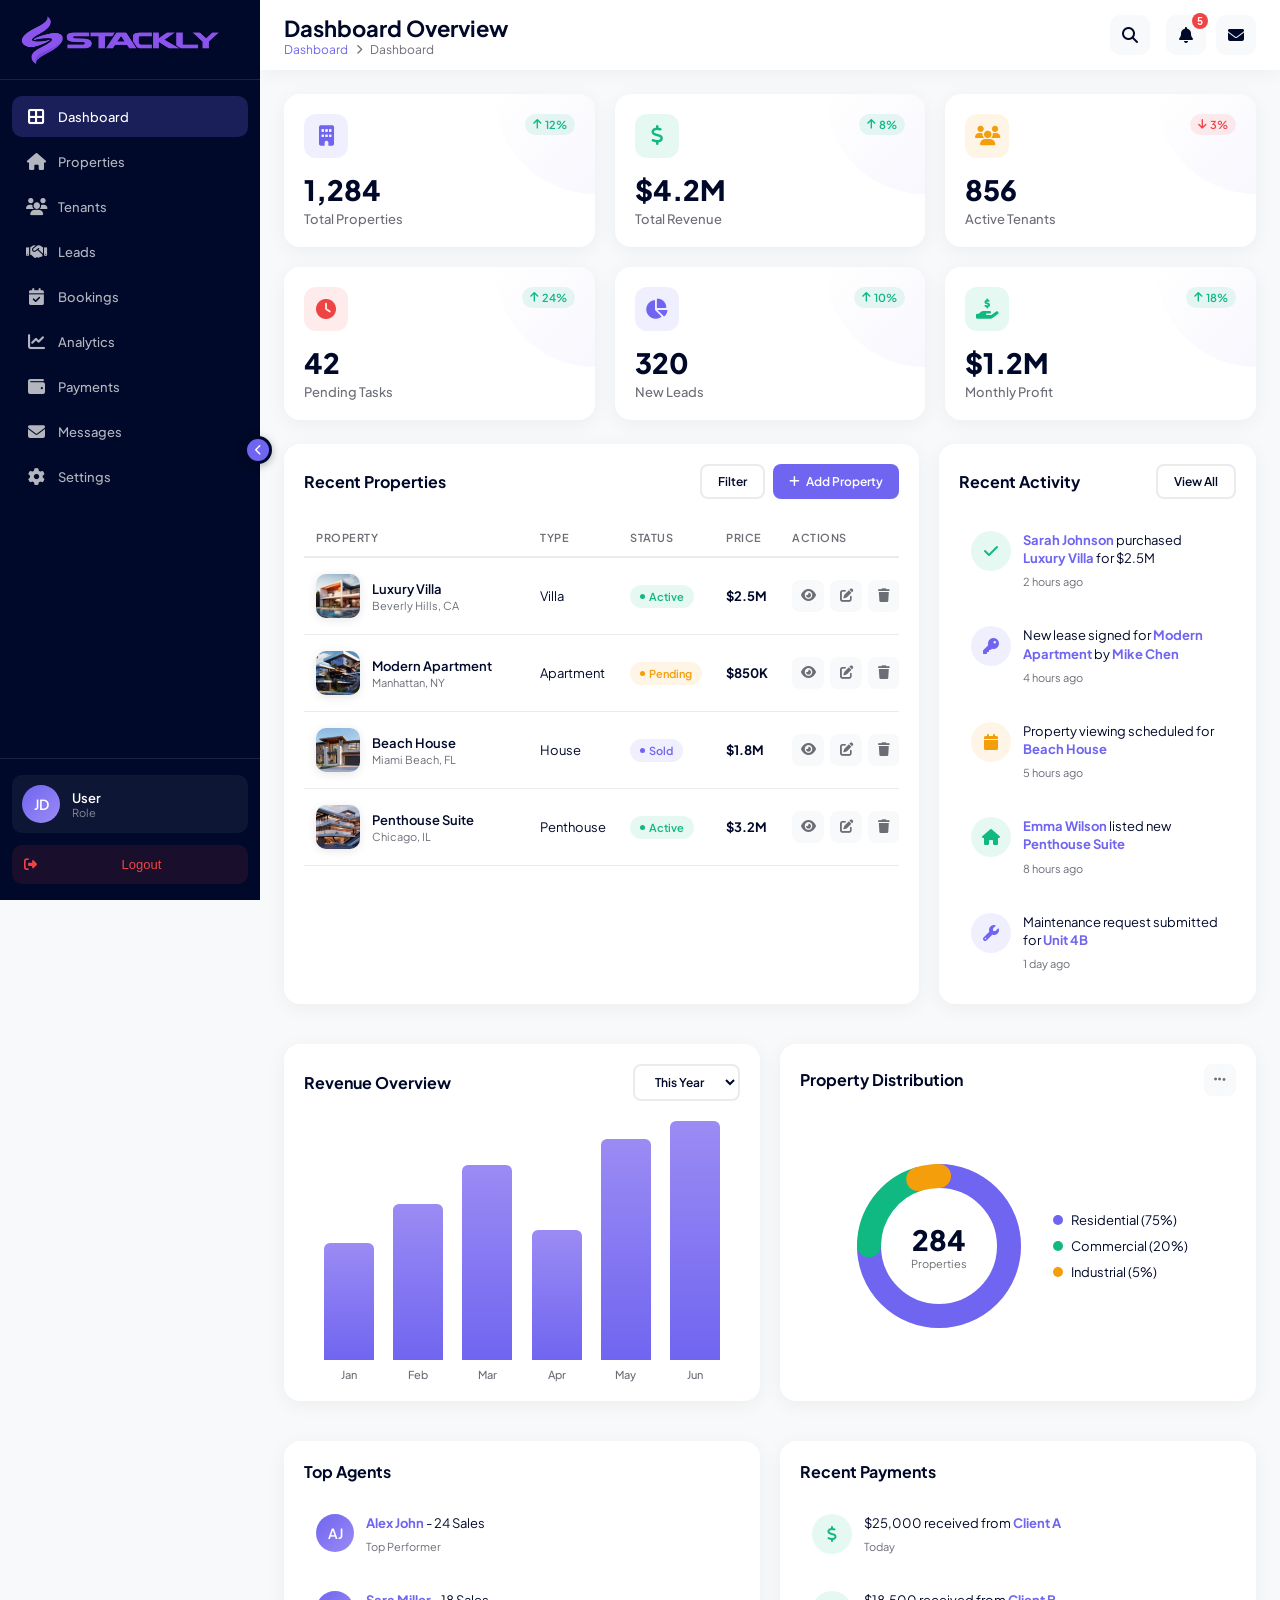
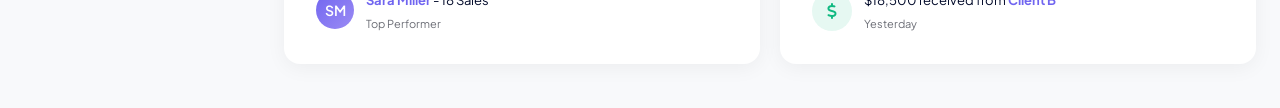
<file: admin-dashboard.html>
<!DOCTYPE html>
<html lang="en">
<head>
    <meta charset="UTF-8">
    <meta name="viewport" content="width=device-width, initial-scale=1.0">
    <title>Stackly Admin Dashboard</title>
    <link href="https://cdnjs.cloudflare.com/ajax/libs/font-awesome/6.4.0/css/all.min.css" rel="stylesheet">
    <style>
        @import url('https://fonts.googleapis.com/css2?family=Plus+Jakarta+Sans:wght@400;500;600;700;800&display=swap');
        
        :root {
            --ul-primary: #7065F0;
            --ul-secondary: #000929;
            --ul-gray: #EBEBEB;
            --ul-black: #111111;
            --ul-gray2: #6C6E76;
            --ul-white: #FFFFFF;
            --ul-light-bg: #F8F9FB;
            --ul-success: #10B981;
            --ul-warning: #F59E0B;
            --ul-danger: #EF4444;
        }

        html, body {
    overflow-x: hidden;
    width: 100%;
}

        * {
            margin: 0;
            padding: 0;
            box-sizing: border-box;
        }

        body {
            font-family: 'Plus Jakarta Sans', sans-serif;
            background-color: var(--ul-light-bg);
            color: var(--ul-secondary);
            overflow-x: hidden;
        }

        /* Animations */
        @keyframes fadeInUp {
            from {
                opacity: 0;
                transform: translateY(20px);
            }
            to {
                opacity: 1;
                transform: translateY(0);
            }
        }

        @keyframes slideInLeft {
            from {
                opacity: 0;
                transform: translateX(-30px);
            }
            to {
                opacity: 1;
                transform: translateX(0);
            }
        }

        @keyframes pulse {
            0%, 100% { transform: scale(1); }
            50% { transform: scale(1.05); }
        }

        @keyframes float {
            0%, 100% { transform: translateY(0px); }
            50% { transform: translateY(-10px); }
        }

        /* Layout */
        .dashboard-container {
            display: flex;
            min-height: 100vh;
        }

        /* Sidebar */
        .sidebar {
            width: 260px;
            background: var(--ul-secondary);
            position: fixed;
            height: 100vh;
            left: 0;
            top: 0;
            z-index: 1000;
            transition: all 0.3s cubic-bezier(0.4, 0, 0.2, 1);
            display: flex;
            flex-direction: column;
        }

        .sidebar.collapsed {
            width: 70px;
        }

        .sidebar.collapsed .nav-text,
        .sidebar.collapsed .logo-text,
        .sidebar.collapsed .user-info,
        .sidebar.collapsed .user-role {
            opacity: 0;
            visibility: hidden;
            width: 0;
            display: none;
        }

        .sidebar.collapsed .user-profile {
            justify-content: center;
            padding: 8px;
        }

        .sidebar.collapsed .user-avatar {
            width: 36px;
            height: 36px;
            font-size: 12px;
        }

        .sidebar-header {
            padding: 20px;
            display: flex;
            align-items: center;
            gap: 12px;
            border-bottom: 1px solid rgba(255,255,255,0.1);
            position: relative;
            height: 80px;
            flex-shrink: 0;
        }

        .logo-icon {
    width: 200px;
    height: 48px;
    background: none; /* remove purple background */
    border-radius: 10px;
    overflow: hidden;
}

.logo-icon img {
    width: 100%;
    height: 100%;
}
        .sidebar-toggle {
            position: absolute;
            right: -12px;
            top: 50%;
            transform: translateY(-50%);
            width: 28px;
            height: 28px;
            background: var(--ul-primary);
            border: 3px solid var(--ul-secondary);
            border-radius: 50%;
            color: white;
            cursor: pointer;
            display: flex;
            align-items: center;
            justify-content: center;
            font-size: 11px;
            transition: all 0.3s;
            z-index: 1001;
            box-shadow: 0 2px 8px rgba(0,0,0,0.3);
        }

        .sidebar-toggle:hover {
            transform: translateY(-50%) scale(1.1);
            background: #5B52D4;
        }

        .sidebar.collapsed .sidebar-toggle {
            transform: translateY(-50%) rotate(180deg);
        }

        .sidebar.collapsed .sidebar-toggle:hover {
            transform: translateY(-50%) rotate(180deg) scale(1.1);
        }

        .nav-menu {
            padding: 16px 12px;
            list-style: none;
            flex: 1;
            overflow-y: auto;
            overflow-x: hidden;
        }

        .nav-item {
            margin-bottom: 4px;
        }

        .nav-link {
            display: flex;
            align-items: center;
            gap: 12px;
            padding: 12px 14px;
            color: rgba(255,255,255,0.7);
            text-decoration: none;
            border-radius: 10px;
            transition: all 0.3s ease;
            position: relative;
            overflow: hidden;
        }

        .nav-link::before {
            content: '';
            position: absolute;
            left: 0;
            top: 0;
            height: 100%;
            width: 0;
            background: var(--ul-primary);
            transition: width 0.3s ease;
            z-index: -1;
            opacity: 0.1;
        }

        .nav-link:hover::before,
        .nav-link.active::before {
            width: 100%;
        }

        .nav-link:hover,
        .nav-link.active {
            color: white;
            background: rgba(112, 101, 240, 0.15);
        }

        .nav-link i {
            font-size: 17px;
            width: 20px;
            text-align: center;
            transition: transform 0.3s;
            flex-shrink: 0;
        }

        .nav-link:hover i {
            transform: scale(1.1);
        }

        .nav-text {
            font-size: 13px;
            font-weight: 500;
            transition: all 0.3s;
            white-space: nowrap;
            flex: 1;
        }

        .nav-badge {
            margin-left: auto;
            background: var(--ul-primary);
            color: white;
            padding: 2px 8px;
            border-radius: 20px;
            font-size: 11px;
            font-weight: 600;
            animation: fadeInUp 0.5s ease;
            flex-shrink: 0;
        }

        .sidebar.collapsed .nav-badge {
            display: none;
        }

        .sidebar-footer {
            padding: 16px 12px;
            border-top: 1px solid rgba(255,255,255,0.1);
            flex-shrink: 0;
        }

        .user-profile {
            display: flex;
            align-items: center;
            gap: 12px;
            padding: 10px;
            background: rgba(255,255,255,0.05);
            border-radius: 10px;
            cursor: pointer;
            transition: all 0.3s;
        }

        .user-profile:hover {
            background: rgba(255,255,255,0.1);
        }

        .user-avatar {
            width: 38px;
            height: 38px;
            border-radius: 50%;
            background: linear-gradient(135deg, var(--ul-primary), #9B8BF4);
            display: flex;
            align-items: center;
            justify-content: center;
            color: white;
            font-weight: 600;
            font-size: 14px;
            flex-shrink: 0;
        }

        .user-info {
            flex: 1;
            min-width: 0;
            transition: all 0.3s;
        }

        .user-name {
            color: white;
            font-size: 13px;
            font-weight: 600;
            white-space: nowrap;
            overflow: hidden;
            text-overflow: ellipsis;
        }

        .user-role {
            color: rgba(255,255,255,0.5);
            font-size: 11px;
            white-space: nowrap;
            overflow: hidden;
            text-overflow: ellipsis;
        }

        .user-profile i {
            color: rgba(255,255,255,0.5);
            font-size: 11px;
            flex-shrink: 0;
        }

        .sidebar.collapsed .user-profile i {
            display: none;
        }

        /* Main Content */
        .main-content {
            flex: 1;
            margin-left: 260px;
            transition: margin-left 0.3s cubic-bezier(0.4, 0, 0.2, 1);
            min-height: 100vh;
            display: flex;
            flex-direction: column;
        }

        .main-content.expanded {
            margin-left: 70px;
        }

        /* Header */
        .header {
            background: white;
            padding: 16px 24px;
            display: flex;
            align-items: center;
            justify-content: space-between;
            box-shadow: 0 2px 20px rgba(0,0,0,0.05);
            position: sticky;
            top: 0;
            z-index: 100;
            height: 70px;
        }

        .header-left {
            display: flex;
            align-items: center;
            gap: 16px;
        }

        .page-title {
            font-size: 22px;
            font-weight: 700;
            color: var(--ul-secondary);
            animation: slideInLeft 0.5s ease;
        }

        .breadcrumb {
            display: flex;
            align-items: center;
            gap: 8px;
            font-size: 12px;
            color: var(--ul-gray2);
        }

        .breadcrumb a {
            color: var(--ul-primary);
            text-decoration: none;
            transition: color 0.3s;
        }

        .breadcrumb a:hover {
            color: var(--ul-secondary);
        }

        .header-right {
            display: flex;
            align-items: center;
            gap: 16px;
        }

        .search-box {
            position: relative;
        }

        .search-box input {
            padding: 10px 36px 10px 14px;
            border: 2px solid var(--ul-gray);
            border-radius: 10px;
            width: 260px;
            font-family: inherit;
            font-size: 13px;
            transition: all 0.3s;
            background: var(--ul-light-bg);
        }

        .search-box input:focus {
            outline: none;
            border-color: var(--ul-primary);
            width: 300px;
            background: white;
        }

        .search-box i {
            position: absolute;
            right: 12px;
            top: 50%;
            transform: translateY(-50%);
            color: var(--ul-gray2);
            font-size: 14px;
        }

        .header-actions {
            display: flex;
            gap: 10px;
        }

        .action-btn {
            width: 40px;
            height: 40px;
            border-radius: 10px;
            border: none;
            background: var(--ul-light-bg);
            color: var(--ul-secondary);
            cursor: pointer;
            display: flex;
            align-items: center;
            justify-content: center;
            font-size: 16px;
            transition: all 0.3s;
            position: relative;
        }

        .action-btn:hover {
            background: var(--ul-primary);
            color: white;
            transform: translateY(-2px);
            box-shadow: 0 5px 20px rgba(112, 101, 240, 0.3);
        }

        .notification-badge {
            position: absolute;
            top: -2px;
            right: -2px;
            width: 16px;
            height: 16px;
            background: var(--ul-danger);
            color: white;
            border-radius: 50%;
            font-size: 10px;
            font-weight: 600;
            display: flex;
            align-items: center;
            justify-content: center;
            animation: pulse 2s infinite;
        }

        /* Content Area */
        .content-area {
            padding: 24px;
            flex: 1;
        }

        /* Stats Cards */
        .stats-grid {
            display: grid;
            grid-template-columns: repeat(auto-fit, minmax(240px, 1fr));
            gap: 20px;
            margin-bottom: 24px;
        }

        .stat-card {
            background: white;
            padding: 20px;
            border-radius: 16px;
            box-shadow: 0 4px 20px rgba(0,0,0,0.05);
            position: relative;
            overflow: hidden;
            transition: all 0.3s;
        }

        .stat-card:nth-child(1) { animation-delay: 0.1s; }
        .stat-card:nth-child(2) { animation-delay: 0.2s; }
        .stat-card:nth-child(3) { animation-delay: 0.3s; }
        .stat-card:nth-child(4) { animation-delay: 0.4s; }

        .stat-card:hover {
            transform: translateY(-5px);
            box-shadow: 0 8px 30px rgba(112, 101, 240, 0.15);
        }

        .stat-card::after {
            content: '';
            position: absolute;
            top: 0;
            right: 0;
            width: 100px;
            height: 100px;
            background: linear-gradient(135deg, transparent, rgba(112, 101, 240, 0.05));
            border-radius: 0 0 0 100%;
        }

        .stat-header {
            display: flex;
            justify-content: space-between;
            align-items: flex-start;
            margin-bottom: 14px;
        }

        .stat-icon {
            width: 44px;
            height: 44px;
            border-radius: 12px;
            display: flex;
            align-items: center;
            justify-content: center;
            font-size: 20px;
            animation: float 3s ease-in-out infinite;
        }

        .stat-icon.blue { background: rgba(112, 101, 240, 0.1); color: var(--ul-primary); }
        .stat-icon.green { background: rgba(16, 185, 129, 0.1); color: var(--ul-success); }
        .stat-icon.orange { background: rgba(245, 158, 11, 0.1); color: var(--ul-warning); }
        .stat-icon.red { background: rgba(239, 68, 68, 0.1); color: var(--ul-danger); }

        .stat-trend {
            display: flex;
            align-items: center;
            gap: 4px;
            font-size: 11px;
            font-weight: 600;
            padding: 4px 8px;
            border-radius: 20px;
        }

        .stat-trend.up {
            background: rgba(16, 185, 129, 0.1);
            color: var(--ul-success);
        }

        .stat-trend.down {
            background: rgba(239, 68, 68, 0.1);
            color: var(--ul-danger);
        }

        .stat-value {
            font-size: 28px;
            font-weight: 800;
            color: var(--ul-secondary);
            margin-bottom: 4px;
        }

        .stat-label {
            font-size: 13px;
            color: var(--ul-gray2);
            font-weight: 500;
        }

        /* Dashboard Grid */
        .dashboard-grid {
            display: grid;
            grid-template-columns: 2fr 1fr;
            gap: 20px;
            margin-bottom: 20px;
        }

        .card {
            background: white;
            border-radius: 16px;
            padding: 20px;
            margin-bottom: 20px;
            box-shadow: 0 4px 20px rgba(0,0,0,0.05);
            animation: fadeInUp 0.7s ease;
        }

        .card-header {
            display: flex;
            justify-content: space-between;
            align-items: center;
            margin-bottom: 20px;
        }

        .card-title {
            font-size: 16px;
            font-weight: 700;
            color: var(--ul-secondary);
        }

        .card-actions {
            display: flex;
            gap: 8px;
        }

        .btn {
            padding: 8px 16px;
            border-radius: 8px;
            border: none;
            font-family: inherit;
            font-size: 12px;
            font-weight: 600;
            cursor: pointer;
            transition: all 0.3s;
            display: inline-flex;
            align-items: center;
            gap: 6px;
        }

        .btn-primary {
            background: var(--ul-primary);
            color: white;
        }

        .btn-primary:hover {
            background: #5B52D4;
            transform: translateY(-2px);
            box-shadow: 0 5px 20px rgba(112, 101, 240, 0.4);
        }

        .btn-outline {
            background: transparent;
            border: 2px solid var(--ul-gray);
            color: var(--ul-secondary);
        }

        .btn-outline:hover {
            border-color: var(--ul-primary);
            color: var(--ul-primary);
            background: rgba(112, 101, 240, 0.05);
        }

        /* Properties Table */
        .table-container {
            overflow-x: auto;
        }

        .data-table {
            width: 100%;
            border-collapse: collapse;
        }

        .data-table th {
            text-align: left;
            padding: 12px;
            font-size: 11px;
            font-weight: 600;
            color: var(--ul-gray2);
            text-transform: uppercase;
            letter-spacing: 0.5px;
            border-bottom: 2px solid var(--ul-gray);
        }

        .data-table td {
            padding: 16px 12px;
            border-bottom: 1px solid var(--ul-gray);
            font-size: 13px;
        }

        .data-table tr {
            transition: all 0.3s;
        }

        .data-table tbody tr:hover {
            background: rgba(112, 101, 240, 0.03);
        }

        .property-cell {
            display: flex;
            align-items: center;
            gap: 12px;
        }

        .property-img {
            width: 44px;
            height: 44px;
            border-radius: 10px;
            object-fit: cover;
            box-shadow: 0 2px 10px rgba(0,0,0,0.1);
        }

        .property-info h4 {
            font-size: 13px;
            font-weight: 600;
            color: var(--ul-secondary);
            margin-bottom: 2px;
        }

        .property-info p {
            font-size: 11px;
            color: var(--ul-gray2);
        }

        .status-badge {
            padding: 5px 10px;
            border-radius: 20px;
            font-size: 11px;
            font-weight: 600;
            display: inline-flex;
            align-items: center;
            gap: 4px;
        }

        .status-badge::before {
            content: '';
            width: 5px;
            height: 5px;
            border-radius: 50%;
        }

        .status-badge.active {
            background: rgba(16, 185, 129, 0.1);
            color: var(--ul-success);
        }

        .status-badge.active::before { background: var(--ul-success); }

        .status-badge.pending {
            background: rgba(245, 158, 11, 0.1);
            color: var(--ul-warning);
        }

        .status-badge.pending::before { background: var(--ul-warning); }

        .status-badge.sold {
            background: rgba(112, 101, 240, 0.1);
            color: var(--ul-primary);
        }

        .status-badge.sold::before { background: var(--ul-primary); }

        .price-tag {
            font-weight: 700;
            color: var(--ul-secondary);
            font-size: 14px;
        }

        .action-menu {
            display: flex;
            gap: 6px;
        }

        .icon-btn {
            width: 32px;
            height: 32px;
            border-radius: 8px;
            border: none;
            background: var(--ul-light-bg);
            color: var(--ul-gray2);
            cursor: pointer;
            display: flex;
            align-items: center;
            justify-content: center;
            transition: all 0.3s;
        }

        .icon-btn:hover {
            background: var(--ul-primary);
            color: white;
        }

        /* Activity Feed */
        .activity-list {
            display: flex;
            flex-direction: column;
            gap: 12px;
        }

        .activity-item {
            display: flex;
            gap: 12px;
            padding: 12px;
            border-radius: 12px;
            transition: all 0.3s;
        }

        .activity-item:hover {
            background: var(--ul-light-bg);
            transform: translateX(5px);
        }

        .activity-avatar {
            width: 40px;
            height: 40px;
            border-radius: 50%;
            display: flex;
            align-items: center;
            justify-content: center;
            font-size: 16px;
            flex-shrink: 0;
        }

        .activity-avatar.sale { background: rgba(16, 185, 129, 0.1); color: var(--ul-success); }
        .activity-avatar.rent { background: rgba(112, 101, 240, 0.1); color: var(--ul-primary); }
        .activity-avatar.visit { background: rgba(245, 158, 11, 0.1); color: var(--ul-warning); }

        .activity-content {
            flex: 1;
            min-width: 0;
        }

        .activity-text {
            font-size: 13px;
            color: var(--ul-secondary);
            line-height: 1.4;
            margin-bottom: 2px;
        }

        .activity-text strong {
            color: var(--ul-primary);
        }

        .activity-time {
            font-size: 11px;
            color: var(--ul-gray2);
        }

        /* Charts Section */
        .charts-grid {
            display: grid;
            grid-template-columns: 1fr 1fr;
            gap: 20px;
        }

        .chart-container {
            position: relative;
            height: 260px;
            margin-top: 16px;
        }

        .chart-bar {
            display: flex;
            align-items: flex-end;
            justify-content: space-around;
            height: 100%;
            padding: 0 10px;
        }

     .bar-item {
    display: flex;
    flex-direction: column;
    justify-content: flex-end; /* important */
    align-items: center;
    gap: 8px;
    flex: 1;
    max-width: 50px;
    height: 100%; /* 🔥 MUST */
}

        .bar {
            width: 100%;
            background: linear-gradient(to top, var(--ul-primary), #9B8BF4);
            border-radius: 6px 6px 0 0;
            transition: all 0.6s cubic-bezier(0.4, 0, 0.2, 1);
            position: relative;
            cursor: pointer;
        }

        .bar:hover {
            filter: brightness(1.1);
            transform: scaleX(1.1);
        }

        .bar-value {
            position: absolute;
            top: -20px;
            left: 50%;
            transform: translateX(-50%);
            font-size: 11px;
            font-weight: 700;
            color: var(--ul-secondary);
            opacity: 0;
            transition: opacity 0.3s;
        }

        .bar:hover .bar-value {
            opacity: 1;
        }

        .bar-label {
            font-size: 11px;
            color: var(--ul-gray2);
            font-weight: 500;
        }

        /* Circular Chart */
        .circular-chart {
            display: flex;
            align-items: center;
            justify-content: center;
            height: 100%;
            gap: 24px;
        }

        .donut-chart {
            position: relative;
            width: 180px;
            height: 180px;
        }

        .donut-chart svg {
            transform: rotate(-90deg);
        }

        .donut-chart circle {
            fill: none;
            stroke-width: 24;
            stroke-linecap: round;
            transition: stroke-dasharray 1s ease;
        }

        .donut-center {
            position: absolute;
            top: 50%;
            left: 50%;
            transform: translate(-50%, -50%);
            text-align: center;
        }

        .donut-value {
            font-size: 28px;
            font-weight: 800;
            color: var(--ul-secondary);
        }

        .donut-label {
            font-size: 11px;
            color: var(--ul-gray2);
        }

        .chart-legend {
            display: flex;
            flex-direction: column;
            gap: 10px;
        }

        .legend-item {
            display: flex;
            align-items: center;
            gap: 8px;
            font-size: 13px;
        }

        .legend-dot {
            width: 10px;
            height: 10px;
            border-radius: 50%;
        }

        /* Mobile Menu Toggle */
        .mobile-toggle {
            display: none;
            width: 40px;
            height: 40px;
            border-radius: 10px;
            border: none;
            background: var(--ul-primary);
            color: white;
            font-size: 18px;
            cursor: pointer;
            align-items: center;
            justify-content: center;
        }

        /* Overlay */
        .overlay {
            display: none;
            position: fixed;
            top: 0;
            left: 0;
            right: 0;
            bottom: 0;
            background: rgba(0,0,0,0.5);
            z-index: 999;
        }

        .overlay.active {
            display: block;
        }

        /* Responsive */
        @media (max-width: 1200px) {
            .dashboard-grid {
                grid-template-columns: 1fr;
            }
            .charts-grid {
                grid-template-columns: 1fr;
            }
        }

        @media (max-width: 768px) {
            .sidebar {
                transform: translateX(-100%);
                width: 260px !important;
            }
            
            .sidebar.mobile-open {
                transform: translateX(0);
            }
            
            .sidebar.collapsed .nav-text,
            .sidebar.collapsed .logo-text,
            .sidebar.collapsed .user-info {
                display: block;
                opacity: 1;
                visibility: visible;
                width: auto;
            }
            
            .sidebar.collapsed .nav-badge {
                display: block;
            }
            
            .sidebar.collapsed .user-profile {
                justify-content: flex-start;
                padding: 10px;
            }
            
            .sidebar.collapsed .user-avatar {
                width: 38px;
                height: 38px;
                font-size: 14px;
            }
            
            .sidebar.collapsed .user-profile i {
                display: block;
            }
            
            .main-content {
                margin-left: 0 !important;
            }
            
            .mobile-toggle {
                display: flex;
            }
            
            .search-box input {
                width: 180px;
            }
            
            .search-box input:focus {
                width: 200px;
            }
            
            .header {
                padding: 12px 16px;
                height: 60px;
            }
            
            .page-title {
                font-size: 18px;
            }
            
            .content-area {
                padding: 16px;
            }
            
            .stats-grid {
                grid-template-columns: 1fr;
            }
            
            .sidebar-toggle {
                display: none;
            }
        }

        /* Scrollbar */
        ::-webkit-scrollbar {
            width: 6px;
            height: 6px;
        }

        ::-webkit-scrollbar-track {
            background: transparent;
        }

        ::-webkit-scrollbar-thumb {
            background: rgba(112, 101, 240, 0.3);
            border-radius: 3px;
        }

        ::-webkit-scrollbar-thumb:hover {
            background: var(--ul-primary);
        }

        .nav-menu::-webkit-scrollbar {
            width: 4px;
        }

        /* Sidebar Scrollbar - BLUE */
.nav-menu::-webkit-scrollbar {
    width: 6px;
}

.nav-menu::-webkit-scrollbar-track {
    background: transparent;
}

.nav-menu::-webkit-scrollbar-thumb {
    background: #2196F3; /* Blue color */
    border-radius: 10px;
}

.nav-menu::-webkit-scrollbar-thumb:hover {
    background: #0b7dda; /* Dark blue on hover */
}

        .page-section {
    display: none;
}

.page-section.active {
    display: block;
}


.calendar-grid {
    display: grid;
    grid-template-columns: repeat(7, 1fr);
    gap: 6px;
}

.calendar-day {
    padding: 12px;
    text-align: center;
    border-radius: 8px;
    background: #f5f5f5;
    cursor: pointer;
}

.calendar-day.booked {
    background: rgba(112,101,240,0.2);
    color: #7065F0;
}

.calendar-day.active {
    background: #7065F0;
    color: #fff;
}

.search-box {
    display: none;
}

/* GLOBAL FIX */
html, body {
    overflow-x: hidden;
}

/* MAIN CONTENT */
.content-area {
    width: 100%;
    max-width: 100%;
}

/* GRID SAFE */
.dashboard-grid,
.stats-grid,
.charts-grid {
    width: 100%;
}

/* CARD FIX */
.card {
    width: 100%;
    overflow: hidden;
}

/* TABLE FIX */
.table-container {
    width: 100%;
    overflow-x: auto;
}

/* TABLE WIDTH */
.data-table {
    min-width: 900px; /* IMPORTANT */
}

/* PROPERTY TABLE FIX */
.property-cell {
    min-width: 200px;
}

.data-table th,
.data-table td {
    white-space: nowrap;
}

@media (max-width: 768px) {

    .content-area {
        padding: 12px;
    }

    .card {
        padding: 16px;
    }

    .stats-grid,
    .dashboard-grid,
    .charts-grid {
        grid-template-columns: 1fr;
    }

    /* VERY IMPORTANT */
    .table-container {
        overflow-x: auto;
    }

}
.table-container {
    width: 100%;
    overflow-x: auto;
}


.data-table {
    min-width: 600px;
}

.bar {
    transition: height 1s ease-in-out;
}
  .chart-container {
    height: 260px;
}

.bar {
    height: 0;
    min-height: 5px; /* Prevent invisible issue */
}

.table-search {
    position: relative;
}

.table-search input {
    padding: 8px 35px 8px 12px;
    border-radius: 8px;
    border: 2px solid #eee;
    font-size: 13px;
    outline: none;
    transition: 0.3s;
}

.table-search input:focus {
    border-color: var(--ul-primary);
}

.table-search i {
    position: absolute;
    right: 10px;
    top: 50%;
    transform: translateY(-50%);
    color: #888;
    font-size: 12px;
}

.search-input {
    padding: 8px 12px;
    border-radius: 20px;
    border: 1px solid #ddd;
    outline: none;
    margin-right: 10px;
    font-size: 14px;
}

.search-input:focus {
    border-color: var(--ul-primary);
}

.stat-icon.purple {
    background: rgba(112,101,240,0.15);
    color: #7065F0;
}

.stat-icon.teal {
    background: rgba(20,184,166,0.15);
    color: #14B8A6;
}

    .messages-container {
        display: flex;
        gap: 24px;
        background: white;
        border-radius: 20px;
        box-shadow: 0 4px 20px rgba(0,0,0,0.05);
    }

    .messages-container {
    display: flex;
    width: 100%;
}

.chat-messages {
    flex: 1;
    overflow-y: auto;
    padding: 20px;
}

    /* Conversations List Panel */
    .conversations-panel {
        width: 340px;
        border-right: 1px solid var(--ul-gray);
        display: flex;
        flex-direction: column;
        background: white;
        flex-shrink: 0;
    }

    .messages-header {
        padding: 20px;
        border-bottom: 1px solid var(--ul-gray);
    }

    .messages-header h3 {
        font-size: 18px;
        font-weight: 700;
        color: var(--ul-secondary);
        margin-bottom: 16px;
    }

    .message-search {
        position: relative;
    }

    .message-search input {
        width: 100%;
        padding: 12px 16px 12px 40px;
        border: 2px solid var(--ul-gray);
        border-radius: 30px;
        font-family: inherit;
        font-size: 13px;
        background: var(--ul-light-bg);
        transition: all 0.3s;
    }

    .message-search input:focus {
        outline: none;
        border-color: var(--ul-primary);
        background: white;
    }

    .message-search i {
        position: absolute;
        left: 14px;
        top: 50%;
        transform: translateY(-50%);
        color: var(--ul-gray2);
        font-size: 14px;
    }

    .conversations-list {
        flex: 1;
        overflow-y: auto;
        padding: 8px 0;
    }

    .conversation-item {
        display: flex;
        align-items: center;
        gap: 12px;
        padding: 16px 20px;
        cursor: pointer;
        transition: all 0.2s ease;
        border-bottom: 1px solid var(--ul-gray);
        position: relative;
    }

    .conversation-item:hover {
        background: var(--ul-light-bg);
    }

    .conversation-item.active {
        background: rgba(112, 101, 240, 0.08);
        border-left: 3px solid var(--ul-primary);
    }

    .conv-avatar {
        width: 48px;
        height: 48px;
        border-radius: 50%;
        display: flex;
        align-items: center;
        justify-content: center;
        font-weight: 700;
        font-size: 16px;
        color: white;
        flex-shrink: 0;
    }

    .conv-info {
        flex: 1;
        min-width: 0;
    }

    .conv-name {
        font-weight: 700;
        font-size: 14px;
        color: var(--ul-secondary);
        margin-bottom: 4px;
        display: flex;
        justify-content: space-between;
        align-items: baseline;
    }

    .conv-time {
        font-size: 10px;
        font-weight: 500;
        color: var(--ul-gray2);
    }

    .conv-preview {
        font-size: 12px;
        color: var(--ul-gray2);
        white-space: nowrap;
        overflow: hidden;
        text-overflow: ellipsis;
    }

    .unread-badge {
        background: var(--ul-primary);
        color: white;
        font-size: 10px;
        font-weight: 700;
        padding: 2px 8px;
        border-radius: 20px;
        min-width: 20px;
        text-align: center;
    }

    /* Chat Area Panel */
    .chat-panel {
        flex: 1;
        display: flex;
        flex-direction: column;
        background: white;
    }

    .chat-header {
        padding: 16px 24px;
        border-bottom: 1px solid var(--ul-gray);
        display: flex;
        align-items: center;
        gap: 12px;
        background: white;
    }

    .chat-avatar {
        width: 44px;
        height: 44px;
        border-radius: 50%;
        display: flex;
        align-items: center;
        justify-content: center;
        font-weight: 700;
        color: white;
    }

    .chat-header-info h4 {
        font-size: 16px;
        font-weight: 700;
        margin-bottom: 2px;
        color: var(--ul-secondary);
    }

    .chat-header-info p {
        font-size: 12px;
        color: var(--ul-gray2);
    }

    .chat-messages {
        flex: 1;
        padding: 24px;
        overflow-y: auto;
        display: flex;
        flex-direction: column;
        gap: 20px;
        background: #F9FAFE;
    }

    .message-bubble {
        max-width: 70%;
        display: flex;
        flex-direction: column;
    }

    .message-bubble.sent {
        align-self: flex-end;
    }

    .message-bubble.received {
        align-self: flex-start;
    }

    .bubble-content {
        padding: 12px 16px;
        border-radius: 20px;
        font-size: 13px;
        line-height: 1.4;
        position: relative;
    }

    .message-bubble.sent .bubble-content {
        background: var(--ul-primary);
        color: white;
        border-bottom-right-radius: 4px;
    }

    .message-bubble.received .bubble-content {
        background: white;
        border: 1px solid var(--ul-gray);
        color: var(--ul-secondary);
        border-bottom-left-radius: 4px;
    }

    .message-time {
        font-size: 10px;
        margin-top: 4px;
        padding-left: 12px;
        color: var(--ul-gray2);
    }

    .message-bubble.sent .message-time {
        text-align: right;
    }

    .chat-input-area {
        padding: 20px 24px;
        border-top: 1px solid var(--ul-gray);
        background: white;
        display: flex;
        gap: 12px;
        align-items: center;
    }

    .chat-input-area input {
        flex: 1;
        padding: 12px 18px;
        border: 2px solid var(--ul-gray);
        border-radius: 40px;
        font-family: inherit;
        font-size: 13px;
        background: var(--ul-light-bg);
        transition: all 0.3s;
    }

    .chat-input-area input:focus {
        outline: none;
        border-color: var(--ul-primary);
        background: white;
    }

    .send-btn {
        width: 44px;
        height: 44px;
        border-radius: 50%;
        background: var(--ul-primary);
        color: white;
        border: none;
        cursor: pointer;
        transition: all 0.3s;
        display: flex;
        align-items: center;
        justify-content: center;
    }

    .send-btn:hover {
        background: #5B52D4;
        transform: scale(1.05);
    }

    .empty-chat {
        display: flex;
        flex-direction: column;
        align-items: center;
        justify-content: center;
        height: 100%;
        color: var(--ul-gray2);
        text-align: center;
        gap: 16px;
    }

    .empty-chat i {
        font-size: 64px;
        opacity: 0.3;
    }

    /* Responsive */
    @media (max-width: 768px) {
        .messages-container {
            flex-direction: column;
        }
        .conversations-panel {
            width: 100%;
            border-right: none;
            border-bottom: 1px solid var(--ul-gray);
            max-height: 400px;
        }
        .message-bubble {
            max-width: 85%;
        }
    }


/* ENSURE CHAT ALWAYS VISIBLE */
.chat-panel {
    display: flex;
    flex-direction: column;
}

/* SCROLL FIX */
.chat-messages {
    flex: 1;
    overflow-y: auto;
}

.logout-btn {
    width: 100%;
    margin-top: 12px;
    padding: 12px;
    border: none;
    border-radius: 10px;
    background: rgba(239, 68, 68, 0.1);
    color: #EF4444;
    font-size: 13px;
    font-weight: 600;
    cursor: pointer;
    display: flex;
    align-items: center;
    gap: 10px;
    justify-content: center;
    transition: all 0.3s;
}

.logout-btn:hover {
    background: #EF4444;
    color: white;
    transform: translateY(-2px);
}


/* GLOBAL FIX */
html, body {
    overflow-x: hidden;
    width: 100%;
}

.chat-messages {
    flex: 1;
    overflow-y: auto;
    padding: 20px;
}

/* MAIN CONTENT SAFE WIDTH */
.content-area {
    width: 100%;
    max-width: 100%;
    overflow-x: hidden;
}

/* GRID FIX */
.dashboard-grid,
.stats-grid,
.charts-grid {
    width: 100%;
    max-width: 100%;
}

/* CARD FIX */
.card {
    width: 100%;
    max-width: 100%;
    overflow: hidden; /* IMPORTANT */
}

/* TABLE FIX (SCROLL ONLY HERE) */
.table-container {
    width: 100%;
    overflow-x: auto;
}

/* TABLE MIN WIDTH */
.data-table {
    min-width: 700px;
}

/* PREVENT CONTENT BREAK */
img, canvas, svg {
    max-width: 100%;
}


/* TABLE MIN WIDTH */
.data-table {
    min-width: 700px;
}

@media (max-width: 768px) {

    .content-area {
        padding: 12px;
    }

    .card {
        padding: 16px;
    }

    .dashboard-grid,
    .charts-grid {
        grid-template-columns: 1fr;
    }

    .stats-grid {
        grid-template-columns: 1fr;
    }

}

/* PREVENT CONTENT BREAK */
img, canvas, svg {
    max-width: 100%;
}

/* 🔥 FINAL MOBILE FIX */
* {
    max-width: 100%;
}

html, body {
    overflow-x: hidden !important;
}

/* Prevent any element from breaking layout */
.dashboard-container,
.main-content,
.content-area {
    overflow-x: hidden;
}


.table-container {
    width: 100%;
    overflow-x: auto;
}

.data-table {
    min-width: 600px; /* reduce from 900 */
}


@media (max-width: 768px) {

    .stats-grid,
    .dashboard-grid,
    .charts-grid {
        grid-template-columns: 1fr !important;
    }

    .card {
        width: 100%;
        overflow: hidden;
    }

}
.property-cell {
    flex-wrap: wrap; /* 🔥 important */
}

.card-header {
    display: flex;
    justify-content: space-between;
    align-items: center;
    gap: 10px;
}


@media (max-width: 768px) {

    .card-header {
        flex-direction: column;   /* 🔥 stack */
        align-items: flex-start;
    }

    .card-actions {
        width: 100%;
        display: flex;
        flex-direction: column;   /* 🔥 stack items */
        gap: 10px;
    }

    .table-search {
        width: 100%;
    }

    .table-search input {
        width: 100%;
    }

    .btn-primary {
        width: 100%;   /* 🔥 full width button */
        justify-content: center;
    }
}

.messages-container {
    display: flex;
    width: 100%;
    height: 75vh;
}


.form-group {
    display: flex;
    flex-direction: column;
    margin-bottom: 15px;
}

.form-group label {
    font-size: 13px;
    font-weight: 600;
    margin-bottom: 5px;
    color: var(--ul-secondary);
}

.form-group input {
    padding: 10px;
    border-radius: 8px;
    border: 2px solid #eee;
    font-size: 13px;
    outline: none;
    transition: 0.3s;
}

.form-group input:focus {
    border-color: var(--ul-primary);
}

.toggle-row {
    display: flex;
    justify-content: space-between;
    align-items: center;
    margin-bottom: 12px;
    font-size: 14px;
}

@media (max-width: 768px) {

    .sidebar {
        display: flex;
        flex-direction: column;
        height: 100vh;
    }

    .nav-menu {
        flex: 1;
        overflow-y: auto;
    }

    .sidebar-footer {
        display: block;
        padding-bottom: 30px;
    }

}

.sidebar-footer {
    position: sticky;
    bottom: 0;
    background: var(--ul-secondary);
}

@media (max-width: 768px) {

    .logout-btn {
        width: 100%;
        font-size: 14px;
        padding: 14px;
    }

    .sidebar {
    display: flex;
    flex-direction: column;
    height: 100vh;
    overflow-y: auto;   /* 🔥 IMPORTANT */
}

.nav-menu {
    flex: unset;        /* remove flex push */
    overflow: visible;
}


}

  </style>
</head>
<body>
    <div class="dashboard-container">
        <!-- Sidebar -->
        <aside class="sidebar" id="sidebar">
            <button class="sidebar-toggle" id="sidebarToggle">
                <i class="fas fa-chevron-left"></i>
            </button>
            
   <div class="sidebar-header">
    <div class="logo-icon">
        <img src="assets/img/logo.webp" alt="Logo">
    </div>
</div>

     <ul class="nav-menu">

   <li class="nav-item">
    <a href="javascript:void(0)" class="nav-link active" onclick="showSection(event, 'dashboardSection', this)">
        <i class="fas fa-th-large"></i>
        <span class="nav-text">Dashboard</span>
    </a>
</li>

<li class="nav-item">
    <a href="javascript:void(0)" class="nav-link" onclick="showSection(event, 'propertiesSection', this)">
        <i class="fas fa-home"></i>
        <span class="nav-text">Properties</span>
    </a>
</li>

<li class="nav-item">
    <a href="javascript:void(0)" class="nav-link" onclick="showSection(event, 'tenantsSection', this)">
        <i class="fas fa-users"></i>
        <span class="nav-text">Tenants</span>
    </a>
</li>

<li class="nav-item">
    <a href="javascript:void(0)" class="nav-link" onclick="showSection(event, 'leadsSection', this)">
        <i class="fas fa-handshake"></i>
        <span class="nav-text">Leads</span>
    </a>
</li>

<li class="nav-item">
    <a href="javascript:void(0)" class="nav-link" onclick="showSection(event, 'bookingsSection', this)">
        <i class="fas fa-calendar-check"></i>
        <span class="nav-text">Bookings</span>
    </a>
</li>

<li class="nav-item">
    <a href="javascript:void(0)" class="nav-link" onclick="showSection(event, 'analyticsSection', this)">
        <i class="fas fa-chart-line"></i>
        <span class="nav-text">Analytics</span>
    </a>
</li>

<li class="nav-item">
    <a href="javascript:void(0)" class="nav-link" onclick="showSection(event, 'paymentsSection', this)">
        <i class="fas fa-wallet"></i>
        <span class="nav-text">Payments</span>
    </a>
</li>

<li class="nav-item">
    <a href="javascript:void(0)" class="nav-link" onclick="showSection(event, 'messagesSection', this)">
        <i class="fas fa-envelope"></i>
        <span class="nav-text">Messages</span>
    </a>
</li>

<li class="nav-item">
    <a href="javascript:void(0)" class="nav-link" onclick="showSection(event, 'settingsSection', this)">
        <i class="fas fa-cog"></i>
        <span class="nav-text">Settings</span>
    </a>
</li>

</ul>

          <div class="sidebar-footer">

    <div class="user-profile">
        <div class="user-avatar">JD</div>
        <div class="user-info">
            <div class="user-name" id="userName">User</div>
            <div class="user-role" id="userRole">Role</div>
        </div>
    </div>

    <!-- LOGOUT BUTTON -->
    <button class="logout-btn" onclick="logoutUser()">
        <i class="fas fa-sign-out-alt"></i>
        <span class="nav-text">Logout</span>
    </button>

</div>
        </aside>

        <!-- Overlay for mobile -->
        <div class="overlay" id="overlay" onclick="closeMobileMenu()"></div>

        <!-- Main Content -->
        <main class="main-content" id="mainContent">
            <!-- Header -->
            <header class="header">
                <div class="header-left">
                    <button class="mobile-toggle" id="mobileToggle" onclick="toggleMobileMenu()">
                        <i class="fas fa-bars"></i>
                    </button>
                    <div>
                        <h1 class="page-title" id="pageTitle">Dashboard Overview</h1>

<div class="breadcrumb">
    <a>Dashboard</a>
    <i class="fas fa-chevron-right" style="font-size: 10px;"></i>
    <span id="pageBreadcrumb">Dashboard</span>
</div>
                    </div>
                </div>

                <div class="header-right">

    <!-- Search -->
    <button class="action-btn" onclick="window.location.href='404-admin.html'">
        <i class="fas fa-search"></i>
    </button>

    <div class="header-actions">

        <!-- Notification -->
        <button class="action-btn" onclick="window.location.href='404-admin.html'">
            <i class="fas fa-bell"></i>
            <span class="notification-badge">5</span>
        </button>

        <!-- Mail -->
        <button class="action-btn" onclick="window.location.href='404-admin.html'">
            <i class="fas fa-envelope"></i>
        </button>

    </div>
</div>
            </header>

            <!-- Content Area -->
            <div class="content-area">
                <div id="dashboardSection" class="page-section active">
                <!-- Stats Grid -->
                <div class="stats-grid">
                    <div class="stat-card">
                        <div class="stat-header">
                            <div class="stat-icon blue">
                                <i class="fas fa-building"></i>
                            </div>
                            <div class="stat-trend up">
                                <i class="fas fa-arrow-up"></i>
                                <span>12%</span>
                            </div>
                        </div>
                        <div class="stat-value">1,284</div>
                        <div class="stat-label">Total Properties</div>
                    </div>

                    <div class="stat-card">
                        <div class="stat-header">
                            <div class="stat-icon green">
                                <i class="fas fa-dollar-sign"></i>
                            </div>
                            <div class="stat-trend up">
                                <i class="fas fa-arrow-up"></i>
                                <span>8%</span>
                            </div>
                        </div>
                        <div class="stat-value">$4.2M</div>
                        <div class="stat-label">Total Revenue</div>
                    </div>

                    <div class="stat-card">
                        <div class="stat-header">
                            <div class="stat-icon orange">
                                <i class="fas fa-users"></i>
                            </div>
                            <div class="stat-trend down">
                                <i class="fas fa-arrow-down"></i>
                                <span>3%</span>
                            </div>
                        </div>
                        <div class="stat-value">856</div>
                        <div class="stat-label">Active Tenants</div>
                    </div>

                    <div class="stat-card">
                        <div class="stat-header">
                            <div class="stat-icon red">
                                <i class="fas fa-clock"></i>
                            </div>
                            <div class="stat-trend up">
                                <i class="fas fa-arrow-up"></i>
                                <span>24%</span>
                            </div>
                        </div>
                        <div class="stat-value">42</div>
                        <div class="stat-label">Pending Tasks</div>
                    </div>

                    <div class="stat-card">
    <div class="stat-header">
        <div class="stat-icon blue">
            <i class="fas fa-chart-pie"></i>
        </div>
        <div class="stat-trend up">
            <i class="fas fa-arrow-up"></i>
            <span>10%</span>
        </div>
    </div>
    <div class="stat-value">320</div>
    <div class="stat-label">New Leads</div>
</div>

<div class="stat-card">
    <div class="stat-header">
        <div class="stat-icon green">
            <i class="fas fa-hand-holding-usd"></i>
        </div>
        <div class="stat-trend up">
            <i class="fas fa-arrow-up"></i>
            <span>18%</span>
        </div>
    </div>
    <div class="stat-value">$1.2M</div>
    <div class="stat-label">Monthly Profit</div>
</div>

                </div>

                <!-- Dashboard Grid -->
                <div class="dashboard-grid">
                    <!-- Recent Properties -->
                    <div class="card">
                        <div class="card-header">
                            <h3 class="card-title">Recent Properties</h3>
                            <div class="card-actions">
                               <button class="btn btn-outline" onclick="window.location.href='404-admin.html'">
    Filter
</button>

<button class="btn btn-primary" onclick="window.location.href='404-admin.html'">
    <i class="fas fa-plus"></i>
    Add Property
</button>
                            </div>
                        </div>
                        
                        <div class="table-container">
                            <table class="data-table">
                                <thead>
                                    <tr>
                                        <th>Property</th>
                                        <th>Type</th>
                                        <th>Status</th>
                                        <th>Price</th>
                                        <th>Actions</th>
                                    </tr>
                                </thead>
                                <tbody>
                                    <tr>
                                        <td>
                                            <div class="property-cell">
                                                <img src="assets/img/about-img.webp" alt="Property" class="property-img">
                                                <div class="property-info">
                                                    <h4>Luxury Villa</h4>
                                                    <p>Beverly Hills, CA</p>
                                                </div>
                                            </div>
                                        </td>
                                        <td>Villa</td>
                                        <td><span class="status-badge active">Active</span></td>
                                        <td class="price-tag">$2.5M</td>
                                        <td>
                                            <div class="action-menu">
                                                <button class="icon-btn" onclick="window.location.href='404-admin.html'">
    <i class="fas fa-eye"></i>
</button>
                                                <button class="icon-btn" onclick="window.location.href='404-admin.html'">
    <i class="fas fa-edit"></i>
</button>
                                                <button class="icon-btn" onclick="window.location.href='404-admin.html'">
    <i class="fas fa-trash"></i>
</button>
                                            </div>
                                        </td>
                                    </tr>
                                    <tr>
                                        <td>
                                            <div class="property-cell">
                                                <img src="assets/img/banner-slide-1.webp" alt="Property" class="property-img">
                                                <div class="property-info">
                                                    <h4>Modern Apartment</h4>
                                                    <p>Manhattan, NY</p>
                                                </div>
                                            </div>
                                        </td>
                                        <td>Apartment</td>
                                        <td><span class="status-badge pending">Pending</span></td>
                                        <td class="price-tag">$850K</td>
                                        <td>
                                            <div class="action-menu">
                                                <button class="icon-btn" onclick="window.location.href='404-admin.html'">
    <i class="fas fa-eye"></i>
</button>
                                                <button class="icon-btn" onclick="window.location.href='404-admin.html'">
    <i class="fas fa-edit"></i>
</button>
                                                <button class="icon-btn" onclick="window.location.href='404-admin.html'">
    <i class="fas fa-trash"></i>
</button>
                                            </div>
                                        </td>
                                    </tr>
                                    <tr>
                                        <td>
                                            <div class="property-cell">
                                                <img src="assets/img/facilities.webp" alt="Property" class="property-img">
                                                <div class="property-info">
                                                    <h4>Beach House</h4>
                                                    <p>Miami Beach, FL</p>
                                                </div>
                                            </div>
                                        </td>
                                        <td>House</td>
                                        <td><span class="status-badge sold">Sold</span></td>
                                        <td class="price-tag">$1.8M</td>
                                        <td>
                                            <div class="action-menu">
                                                <button class="icon-btn" onclick="window.location.href='404-admin.html'">
    <i class="fas fa-eye"></i>
</button>
                                                <button class="icon-btn" onclick="window.location.href='404-admin.html'">
    <i class="fas fa-edit"></i>
</button>
                                                <button class="icon-btn" onclick="window.location.href='404-admin.html'">
    <i class="fas fa-trash"></i>
</button>
                                            </div>
                                        </td>
                                    </tr>
                                    <tr>
                                        <td>
                                            <div class="property-cell">
                                                <img src="assets/img/features-bg.webp" alt="Property" class="property-img">
                                                <div class="property-info">
                                                    <h4>Penthouse Suite</h4>
                                                    <p>Chicago, IL</p>
                                                </div>
                                            </div>
                                        </td>
                                        <td>Penthouse</td>
                                        <td><span class="status-badge active">Active</span></td>
                                        <td class="price-tag">$3.2M</td>
                                        <td>
                                            <div class="action-menu">
                                                <button class="icon-btn" onclick="window.location.href='404-admin.html'">
    <i class="fas fa-eye"></i>
</button>
                                                <button class="icon-btn" onclick="window.location.href='404-admin.html'">
    <i class="fas fa-edit"></i>
</button>
                                                <button class="icon-btn" onclick="window.location.href='404-admin.html'">
    <i class="fas fa-trash"></i>
</button>
                                            </div>
                                        </td>
                                    </tr>
                                </tbody>
                            </table>
                        </div>
                    </div>

                    <!-- Recent Activity -->
                    <div class="card">
                        <div class="card-header">
                            <h3 class="card-title">Recent Activity</h3>
                            <button class="btn btn-outline" onclick="window.location.href='404-admin.html'">
    View All
</button>
                        </div>
                        
                        <div class="activity-list">
                            <div class="activity-item">
                                <div class="activity-avatar sale">
                                    <i class="fas fa-check"></i>
                                </div>
                                <div class="activity-content">
                                    <p class="activity-text">
                                        <strong>Sarah Johnson</strong> purchased <strong>Luxury Villa</strong> for $2.5M
                                    </p>
                                    <span class="activity-time">2 hours ago</span>
                                </div>
                            </div>
                            
                            <div class="activity-item">
                                <div class="activity-avatar rent">
                                    <i class="fas fa-key"></i>
                                </div>
                                <div class="activity-content">
                                    <p class="activity-text">
                                        New lease signed for <strong>Modern Apartment</strong> by <strong>Mike Chen</strong>
                                    </p>
                                    <span class="activity-time">4 hours ago</span>
                                </div>
                            </div>
                            
                            <div class="activity-item">
                                <div class="activity-avatar visit">
                                    <i class="fas fa-calendar"></i>
                                </div>
                                <div class="activity-content">
                                    <p class="activity-text">
                                        Property viewing scheduled for <strong>Beach House</strong>
                                    </p>
                                    <span class="activity-time">5 hours ago</span>
                                </div>
                            </div>
                            
                            <div class="activity-item">
                                <div class="activity-avatar sale">
                                    <i class="fas fa-home"></i>
                                </div>
                                <div class="activity-content">
                                    <p class="activity-text">
                                        <strong>Emma Wilson</strong> listed new <strong>Penthouse Suite</strong>
                                    </p>
                                    <span class="activity-time">8 hours ago</span>
                                </div>
                            </div>
                            
                            <div class="activity-item">
                                <div class="activity-avatar rent">
                                    <i class="fas fa-wrench"></i>
                                </div>
                                <div class="activity-content">
                                    <p class="activity-text">
                                        Maintenance request submitted for <strong>Unit 4B</strong>
                                    </p>
                                    <span class="activity-time">1 day ago</span>
                                </div>
                            </div>
                        </div>
                    </div>
                </div>

                <!-- Charts Section -->
                <div class="charts-grid">
                    <!-- Revenue Chart -->
                    <div class="card">
                        <div class="card-header">
                            <h3 class="card-title">Revenue Overview</h3>
                            <select class="btn btn-outline" style="padding: 8px 16px;">
                                <option>This Year</option>
                                <option>Last Year</option>
                            </select>
                        </div>
                        <div class="chart-container">
                            <div class="chart-bar" id="revenueChart">
                                <div class="bar-item">
                                    <div class="bar" data-height="45%">
    <span class="bar-value">$45K</span>
</div>
                                    <span class="bar-label">Jan</span>
                                </div>
                                <div class="bar-item">
                                    <div class="bar" data-height="60%">
    <span class="bar-value">$60K</span>
</div>
                                    <span class="bar-label">Feb</span>
                                </div>
                                <div class="bar-item">
                                    <div class="bar" data-height="75%">
    <span class="bar-value">$75K</span>
</div>
                                    <span class="bar-label">Mar</span>
                                </div>
                                <div class="bar-item">
                                    <div class="bar" data-height="50%">
    <span class="bar-value">$50K</span>
</div>
                                    <span class="bar-label">Apr</span>
                                </div>
                                <div class="bar-item">
                                    <div class="bar" data-height="85%">
    <span class="bar-value">$85K</span>
</div>
                                    <span class="bar-label">May</span>
                                </div>
                                <div class="bar-item">
                                    <div class="bar" data-height="95%">
    <span class="bar-value">$95K</span>
</div>
                                    <span class="bar-label">Jun</span>
                                </div>
                            </div>
                        </div>
                    </div>

                    <!-- Property Distribution -->
                    <div class="card">
                        <div class="card-header">
                            <h3 class="card-title">Property Distribution</h3>
                            <button class="icon-btn" onclick="window.location.href='404-admin.html'">
    <i class="fas fa-ellipsis-h"></i>
</button>
                        </div>
                        <div class="chart-container">
                            <div class="circular-chart">
                                <div class="donut-chart">
                                    <svg width="180" height="180" viewBox="0 0 180 180">
                                        <circle cx="90" cy="90" r="70" stroke="#EBEBEB" stroke-width="24"></circle>
                                        <circle cx="90" cy="90" r="70" stroke="#7065F0" stroke-width="24" 
                                            stroke-dasharray="330 440" stroke-linecap="round" class="donut-segment"></circle>
                                        <circle cx="90" cy="90" r="70" stroke="#10B981" stroke-width="24" 
                                            stroke-dasharray="88 440" stroke-dashoffset="-330" stroke-linecap="round" class="donut-segment"></circle>
                                        <circle cx="90" cy="90" r="70" stroke="#F59E0B" stroke-width="24" 
                                            stroke-dasharray="22 440" stroke-dashoffset="-418" stroke-linecap="round" class="donut-segment"></circle>
                                    </svg>
                                    <div class="donut-center">
                                        <div class="donut-value">284</div>
                                        <div class="donut-label">Properties</div>
                                    </div>
                                </div>
                                <div class="chart-legend">
                                    <div class="legend-item">
                                        <div class="legend-dot" style="background: var(--ul-primary);"></div>
                                        <span>Residential (75%)</span>
                                    </div>
                                    <div class="legend-item">
                                        <div class="legend-dot" style="background: var(--ul-success);"></div>
                                        <span>Commercial (20%)</span>
                                    </div>
                                    <div class="legend-item">
                                        <div class="legend-dot" style="background: var(--ul-warning);"></div>
                                        <span>Industrial (5%)</span>
                                    </div>
                                </div>
                            </div>
                        </div>
                    </div>

                    <div class="card">
    <div class="card-header">
        <h3 class="card-title">Top Agents</h3>
    </div>

    <div class="activity-list">
        <div class="activity-item">
            <div class="user-avatar">AJ</div>
            <div class="activity-content">
                <p class="activity-text"><strong>Alex John</strong> - 24 Sales</p>
                <span class="activity-time">Top Performer</span>
            </div>
        </div>

        <div class="activity-item">
            <div class="user-avatar">SM</div>
            <div class="activity-content">
                <p class="activity-text"><strong>Sara Miller</strong> - 18 Sales</p>
                <span class="activity-time">Top Performer</span>
            </div>
        </div>
    </div>
</div>

<div class="card">
    <div class="card-header">
        <h3 class="card-title">Recent Payments</h3>
    </div>

    <div class="activity-list">
        <div class="activity-item">
            <div class="activity-avatar sale"><i class="fas fa-dollar-sign"></i></div>
            <div class="activity-content">
                <p class="activity-text">$25,000 received from <strong>Client A</strong></p>
                <span class="activity-time">Today</span>
            </div>
        </div>

        <div class="activity-item">
            <div class="activity-avatar sale"><i class="fas fa-dollar-sign"></i></div>
            <div class="activity-content">
                <p class="activity-text">$18,500 received from <strong>Client B</strong></p>
                <span class="activity-time">Yesterday</span>
            </div>
        </div>
    </div>
</div>
                </div>
                </div>

                    <div id="propertiesSection" class="page-section">
                <div class="card">
                    <div class="card-header">
                        <h3 class="card-title">All Properties</h3>
                        <div class="card-actions">
                           <div class="table-search">
        <input type="text" id="propertySearch" placeholder="Search properties...">
        <i class="fas fa-search"></i>
    </div>
                           <button class="btn btn-primary" onclick="window.location.href='404-admin.html'">
    <i class="fas fa-plus"></i> Add New Property
</button>
                        </div>
                    </div>
                    <div class="table-container">
                        <table class="data-table">
                            <thead>
                                <tr>
                                    <th>Property Name</th>
                                    <th>Location</th>
                                    <th>Type</th>
                                    <th>Bedrooms</th>
                                    <th>Status</th>
                                    <th>Price/Rent</th>
                                    <th>Actions</th>
                                </tr>
                            </thead>
                            <tbody>
                                <tr>
                                    <td>
                                        <div class="property-cell">
                                            <img src="assets/img/project-1.webp" class="property-img">
                                            <div class="property-info"><h4>Sunset Luxury Villa</h4><p>ID: #PROP-001</p></div>
                                        </div>
                                    </td>
                                    <td>Beverly Hills, CA</td>
                                    <td>Villa</td>
                                    <td>5 Beds, 4 Baths</td>
                                    <td><span class="status-badge active">For Sale</span></td>
                                    <td class="price-tag">$2,500,000</td>
                                    <td>
                                        <div style="display:flex;gap:6px;">
                                            <button class="icon-btn" onclick="window.location.href='404-admin.html'">
    <i class="fas fa-eye"></i>
</button>
                                            <button class="icon-btn" onclick="window.location.href='404-admin.html'">
    <i class="fas fa-edit"></i>
</button>
                                            <button class="icon-btn" onclick="window.location.href='404-admin.html'">
    <i class="fas fa-trash"></i>
</button>
                                        </div>
                                    </td>
                                </tr>
                                <tr>
                                    <td>
                                        <div class="property-cell">
                                            <img src="assets/img/project-2.webp" class="property-img">
                                            <div class="property-info"><h4>Manhattan Heights</h4><p>ID: #PROP-002</p></div>
                                        </div>
                                    </td>
                                    <td>Manhattan, NY</td>
                                    <td>Apartment</td>
                                    <td>2 Beds, 2 Baths</td>
                                    <td><span class="status-badge pending">Pending</span></td>
                                    <td class="price-tag">$850,000</td>
                                    <td>
                                        <div style="display:flex;gap:6px;">
                                            <button class="icon-btn" onclick="window.location.href='404-admin.html'">
    <i class="fas fa-eye"></i>
</button>
                                            <button class="icon-btn" onclick="window.location.href='404-admin.html'">
    <i class="fas fa-edit"></i>
</button>
                                            <button class="icon-btn" onclick="window.location.href='404-admin.html'">
    <i class="fas fa-trash"></i>
</button>
                                        </div>
                                    </td>
                                </tr>
                                <tr>
                                    <td>
                                        <div class="property-cell">
                                            <img src="assets/img/project-3.webp" class="property-img">
                                            <div class="property-info"><h4>Ocean View Estate</h4><p>ID: #PROP-003</p></div>
                                        </div>
                                    </td>
                                    <td>Miami Beach, FL</td>
                                    <td>House</td>
                                    <td>4 Beds, 3 Baths</td>
                                    <td><span class="status-badge sold">Sold</span></td>
                                    <td class="price-tag">$1,800,000</td>
                                    <td>
                                        <div style="display:flex;gap:6px;">
                                            <button class="icon-btn" onclick="window.location.href='404-admin.html'">
    <i class="fas fa-eye"></i>
</button>
                                            <button class="icon-btn" onclick="window.location.href='404-admin.html'">
    <i class="fas fa-edit"></i>
</button>
                                            <button class="icon-btn" onclick="window.location.href='404-admin.html'">
    <i class="fas fa-trash"></i>
</button>
                                        </div>
                                    </td>
                                </tr>
                                <tr>
                                    <td>
                                        <div class="property-cell">
                                            <img src="assets/img/project-4.webp" class="property-img">
                                            <div class="property-info"><h4>Skyline Penthouse</h4><p>ID: #PROP-004</p></div>
                                        </div>
                                    </td>
                                    <td>Chicago, IL</td>
                                    <td>Penthouse</td>
                                    <td>3 Beds, 3 Baths</td>
                                    <td><span class="status-badge rented">Rented</span></td>
                                    <td class="price-tag">$8,500/mo</td>
                                    <td>
                                        <div style="display:flex;gap:6px;">
                                            <button class="icon-btn" onclick="window.location.href='404-admin.html'">
    <i class="fas fa-eye"></i>
</button>
                                            <button class="icon-btn" onclick="window.location.href='404-admin.html'">
    <i class="fas fa-edit"></i>
</button>
                                            <button class="icon-btn" onclick="window.location.href='404-admin.html'">
    <i class="fas fa-trash"></i>
</button>
                                        </div>
                                    </td>
                                </tr>
                                <tr>
                                    <td>
                                        <div class="property-cell">
                                            <img src="assets/img/project-5.webp" class="property-img">
                                            <div class="property-info"><h4>Downtown Loft</h4><p>ID: #PROP-005</p></div>
                                        </div>
                                    </td>
                                    <td>Seattle, WA</td>
                                    <td>Loft</td>
                                    <td>1 Bed, 1 Bath</td>
                                    <td><span class="status-badge active">For Rent</span></td>
                                    <td class="price-tag">$2,200/mo</td>
                                    <td>
                                        <div style="display:flex;gap:6px;">
                                            <button class="icon-btn" onclick="window.location.href='404-admin.html'">
    <i class="fas fa-eye"></i>
</button>
                                            <button class="icon-btn" onclick="window.location.href='404-admin.html'">
    <i class="fas fa-edit"></i>
</button>
                                            <button class="icon-btn" onclick="window.location.href='404-admin.html'">
    <i class="fas fa-trash"></i>
</button>
                                        </div>
                                    </td>
                                </tr>
                            </tbody>
                        </table>
                    </div>
                </div>
            </div>
  <div id="tenantsSection" class="page-section">
                <div class="stats-grid">
                    <div class="stat-card">
                        <div class="stat-header">
                            <div class="stat-icon blue"><i class="fas fa-users"></i></div>
                            <div class="stat-trend up"><i class="fas fa-arrow-up"></i><span>5%</span></div>
                        </div>
                        <div class="stat-value">856</div>
                        <div class="stat-label">Total Tenants</div>
                    </div>
                    <div class="stat-card">
                        <div class="stat-header">
                            <div class="stat-icon green"><i class="fas fa-check-circle"></i></div>
                            <div class="stat-trend up"><i class="fas fa-arrow-up"></i><span>12%</span></div>
                        </div>
                        <div class="stat-value">92%</div>
                        <div class="stat-label">On-time Payments</div>
                    </div>
                    <div class="stat-card">
                        <div class="stat-header">
                            <div class="stat-icon orange"><i class="fas fa-exclamation-triangle"></i></div>
                            <div class="stat-trend down"><i class="fas fa-arrow-down"></i><span>2%</span></div>
                        </div>
                        <div class="stat-value">14</div>
                        <div class="stat-label">Late Payments</div>
                    </div>
                    <div class="stat-card">
                        <div class="stat-header">
                            <div class="stat-icon red"><i class="fas fa-user-times"></i></div>
                            <div class="stat-trend up"><i class="fas fa-arrow-up"></i><span>8%</span></div>
                        </div>
                        <div class="stat-value">23</div>
                        <div class="stat-label">Move-outs Pending</div>
                    </div>

                    <div class="stat-card">
    <div class="stat-header">
        <div class="stat-icon blue">
            <i class="fas fa-home"></i>
        </div>
        <div class="stat-trend up">
            <i class="fas fa-arrow-up"></i>
            <span>6%</span>
        </div>
    </div>
    <div class="stat-value">320</div>
    <div class="stat-label">Occupied Units</div>
</div>

<div class="stat-card">
    <div class="stat-header">
        <div class="stat-icon green">
            <i class="fas fa-wallet"></i>
        </div>
        <div class="stat-trend up">
            <i class="fas fa-arrow-up"></i>
            <span>10%</span>
        </div>
    </div>
    <div class="stat-value">₹2.5L</div>
    <div class="stat-label">Total Rent Collected</div>
</div>
                </div>

                

                <div class="card">
                    <div class="card-header">
                        <h3 class="card-title">Tenant Directory</h3>
                        <div class="card-actions">
                           <button class="btn btn-outline" onclick="window.location.href='404-admin.html'">
    <i class="fas fa-download"></i> Export
</button>

<button class="btn btn-primary" onclick="window.location.href='404-admin.html'">
    <i class="fas fa-plus"></i> Add Tenant
</button>
                        </div>
                    </div>
                    <div class="table-container">
                        <table class="data-table">
                            <thead>
                                <tr>
                                    <th>Tenant Name</th>
                                    <th>Property</th>
                                    <th>Lease Start</th>
                                    <th>Lease End</th>
                                    <th>Monthly Rent</th>
                                    <th>Status</th>
                                    <th>Actions</th>
                                </tr>
                            </thead>
                            <tbody>
                                <tr>
                                    <td>
                                        <div class="property-cell">
                                            <div class="user-avatar" style="width:44px;height:44px;">MJ</div>
                                            <div class="property-info"><h4>Michael Johnson</h4><p>michael@email.com</p></div>
                                        </div>
                                    </td>
                                    <td>Skyline Penthouse</td>
                                    <td>Jan 1, 2024</td>
                                    <td>Dec 31, 2024</td>
                                    <td class="price-tag">$8,500</td>
                                    <td><span class="status-badge active">Active</span></td>
                                    <td>
                                        <div style="display:flex;gap:6px;">
                                            <button class="icon-btn" onclick="window.location.href='404-admin.html'">
    <i class="fas fa-eye"></i>
</button>
                                            <button class="icon-btn" onclick="window.location.href='404-admin.html'">
    <i class="fas fa-edit"></i>
</button>
                                        </div>
                                    </td>
                                </tr>
                                <tr>
                                    <td>
                                        <div class="property-cell">
                                            <div class="user-avatar" style="width:44px;height:44px;background:var(--ul-success);">SC</div>
                                            <div class="property-info"><h4>Sarah Chen</h4><p>sarah@email.com</p></div>
                                        </div>
                                    </td>
                                    <td>Manhattan Heights</td>
                                    <td>Mar 15, 2024</td>
                                    <td>Mar 14, 2025</td>
                                    <td class="price-tag">$3,200</td>
                                    <td><span class="status-badge active">Active</span></td>
                                    <td>
                                        <div style="display:flex;gap:6px;">
                                            <button class="icon-btn" onclick="window.location.href='404-admin.html'">
    <i class="fas fa-eye"></i>
</button>
                                            <button class="icon-btn" onclick="window.location.href='404-admin.html'">
    <i class="fas fa-edit"></i>
</button>
                                        </div>
                                    </td>
                                </tr>
                                <tr>
                                    <td>
                                        <div class="property-cell">
                                            <div class="user-avatar" style="width:44px;height:44px;background:var(--ul-warning);">DW</div>
                                            <div class="property-info"><h4>David Williams</h4><p>david@email.com</p></div>
                                        </div>
                                    </td>
                                    <td>Downtown Loft</td>
                                    <td>Jun 1, 2023</td>
                                    <td>May 31, 2024</td>
                                    <td class="price-tag">$2,200</td>
                                    <td><span class="status-badge pending">Renewal Due</span></td>
                                    <td>
                                        <div style="display:flex;gap:6px;">
                                            <button class="icon-btn" onclick="window.location.href='404-admin.html'">
    <i class="fas fa-eye"></i>
</button>
                                            <button class="icon-btn" onclick="window.location.href='404-admin.html'">
    <i class="fas fa-edit"></i>
</button>
                                        </div>
                                    </td>
                                </tr>
                                <tr>
                                    <td>
                                        <div class="property-cell">
                                            <div class="user-avatar" style="width:44px;height:44px;background:var(--ul-danger);">ER</div>
                                            <div class="property-info"><h4>Emma Rodriguez</h4><p>emma@email.com</p></div>
                                        </div>
                                    </td>
                                    <td>Beach House</td>
                                    <td>Apr 1, 2024</td>
                                    <td>Mar 31, 2025</td>
                                    <td class="price-tag">$5,500</td>
                                    <td><span class="status-badge active">Active</span></td>
                                    <td>
                                        <div style="display:flex;gap:6px;">
                                            <button class="icon-btn" onclick="window.location.href='404-admin.html'">
    <i class="fas fa-eye"></i>
</button>
                                            <button class="icon-btn" onclick="window.location.href='404-admin.html'">
    <i class="fas fa-edit"></i>
</button>
                                        </div>
                                    </td>
                                </tr>
                            </tbody>
                        </table>
                    </div>
                </div>
            </div>

            <div id="leadsSection" class="page-section">
                <div class="stats-grid">
                    <div class="stat-card">
                        <div class="stat-header">
                            <div class="stat-icon blue"><i class="fas fa-user-plus"></i></div>
                            <div class="stat-trend up"><i class="fas fa-arrow-up"></i><span>18%</span></div>
                        </div>
                        <div class="stat-value">48</div>
                        <div class="stat-label">New Leads</div>
                    </div>
                    <div class="stat-card">
                        <div class="stat-header">
                            <div class="stat-icon green"><i class="fas fa-phone"></i></div>
                            <div class="stat-trend up"><i class="fas fa-arrow-up"></i><span>22%</span></div>
                        </div>
                        <div class="stat-value">32</div>
                        <div class="stat-label">Contacted</div>
                    </div>
                    <div class="stat-card">
                        <div class="stat-header">
                            <div class="stat-icon orange"><i class="fas fa-handshake"></i></div>
                            <div class="stat-trend up"><i class="fas fa-arrow-up"></i><span>15%</span></div>
                        </div>
                        <div class="stat-value">12</div>
                        <div class="stat-label">Negotiating</div>
                    </div>
                    <div class="stat-card">
                        <div class="stat-header">
                            <div class="stat-icon red"><i class="fas fa-times-circle"></i></div>
                            <div class="stat-trend down"><i class="fas fa-arrow-down"></i><span>5%</span></div>
                        </div>
                        <div class="stat-value">4</div>
                        <div class="stat-label">Lost</div>
                    </div>

                    <div class="stat-card">
    <div class="stat-header">
        <div class="stat-icon blue">
            <i class="fas fa-calendar-check"></i>
        </div>
        <div class="stat-trend up">
            <i class="fas fa-arrow-up"></i>
            <span>9%</span>
        </div>
    </div>
    <div class="stat-value">20</div>
    <div class="stat-label">Meetings Scheduled</div>
</div>

<div class="stat-card">
    <div class="stat-header">
        <div class="stat-icon green">
            <i class="fas fa-dollar-sign"></i>
        </div>
        <div class="stat-trend up">
            <i class="fas fa-arrow-up"></i>
            <span>14%</span>
        </div>
    </div>
    <div class="stat-value">$320K</div>
    <div class="stat-label">Potential Revenue</div>
</div>

                </div>

                <div class="card">
                    <div class="card-header">
                        <h3 class="card-title">Lead Management</h3>
                        <div class="card-actions">
                           <div class="table-search">
        <input type="text" id="leadSearch" placeholder="Search leads...">
        <i class="fas fa-search"></i>
    </div>
                           <button class="btn btn-primary" onclick="window.location.href='404-admin.html'">
    <i class="fas fa-plus"></i> Add Lead
</button>
                        </div>
                    </div>
                    <div class="table-container">
                        <table class="data-table">
                            <thead>
                                <tr>
                                    <th>Lead Name</th>
                                    <th>Contact</th>
                                    <th>Interest</th>
                                    <th>Budget</th>
                                    <th>Source</th>
                                    <th>Status</th>
                                    <th>Actions</th>
                                </tr>
                            </thead>
                            <tbody>
                                <tr>
                                    <td>
                                        <div class="property-cell">
                                            <div class="user-avatar" style="width:44px;height:44px;">JT</div>
                                            <div class="property-info"><h4>James Thompson</h4><p>Added 2 days ago</p></div>
                                        </div>
                                    </td>
                                    <td>+1 (555) 123-4567</td>
                                    <td>Luxury Villa</td>
                                    <td class="price-tag">$3M - $5M</td>
                                    <td>Website</td>
                                    <td><span class="status-badge pending">New Lead</span></td>
                                    <td>
                                        <div style="display:flex;gap:6px;">
                                           <button class="icon-btn" onclick="window.location.href='404-admin.html'">
    <i class="fas fa-phone"></i>
</button>

<button class="icon-btn" onclick="window.location.href='404-admin.html'">
    <i class="fas fa-envelope"></i>
</button>
                                            <button class="icon-btn" onclick="window.location.href='404-admin.html'">
    <i class="fas fa-edit"></i>
</button>
                                        </div>
                                    </td>
                                </tr>
                                <tr>
                                    <td>
                                        <div class="property-cell">
                                            <div class="user-avatar" style="width:44px;height:44px;background:var(--ul-success);">LP</div>
                                            <div class="property-info"><h4>Lisa Park</h4><p>Added 5 days ago</p></div>
                                        </div>
                                    </td>
                                    <td>+1 (555) 987-6543</td>
                                    <td>Apartment</td>
                                    <td class="price-tag">$500K - $1M</td>
                                    <td>Referral</td>
                                    <td><span class="status-badge active">Contacted</span></td>
                                    <td>
                                        <div style="display:flex;gap:6px;">
                                           <button class="icon-btn" onclick="window.location.href='404-admin.html'">
    <i class="fas fa-phone"></i>
</button>

<button class="icon-btn" onclick="window.location.href='404-admin.html'">
    <i class="fas fa-envelope"></i>
</button>
                                            <button class="icon-btn" onclick="window.location.href='404-admin.html'">
    <i class="fas fa-edit"></i>
</button>
                                        </div>
                                    </td>
                                </tr>
                                <tr>
                                    <td>
                                        <div class="property-cell">
                                            <div class="user-avatar" style="width:44px;height:44px;background:var(--ul-warning);">RB</div>
                                            <div class="property-info"><h4>Robert Brown</h4><p>Added 1 week ago</p></div>
                                        </div>
                                    </td>
                                    <td>+1 (555) 456-7890</td>
                                    <td>Commercial</td>
                                    <td class="price-tag">$2M - $4M</td>
                                    <td>Social Media</td>
                                    <td><span class="status-badge sold">Qualified</span></td>
                                    <td>
                                        <div style="display:flex;gap:6px;">
                                            <button class="icon-btn" onclick="window.location.href='404-admin.html'">
    <i class="fas fa-phone"></i>
</button>

<button class="icon-btn" onclick="window.location.href='404-admin.html'">
    <i class="fas fa-envelope"></i>
</button>
                                            <button class="icon-btn" onclick="window.location.href='404-admin.html'">
    <i class="fas fa-edit"></i>
</button>
                                        </div>
                                    </td>
                                </tr>
                                <tr>
                                    <td>
                                        <div class="property-cell">
                                            <div class="user-avatar" style="width:44px;height:44px;background:var(--ul-danger);">AM</div>
                                            <div class="property-info"><h4>Amanda Miller</h4><p>Added 2 weeks ago</p></div>
                                        </div>
                                    </td>
                                    <td>+1 (555) 789-0123</td>
                                    <td>Beach House</td>
                                    <td class="price-tag">$1M - $3M</td>
                                    <td>Walk-in</td>
                                    <td><span class="status-badge rented">Negotiating</span></td>
                                    <td>
                                        <div style="display:flex;gap:6px;">
                                           <button class="icon-btn" onclick="window.location.href='404-admin.html'">
    <i class="fas fa-phone"></i>
</button>

<button class="icon-btn" onclick="window.location.href='404-admin.html'">
    <i class="fas fa-envelope"></i>
</button>
                                            <button class="icon-btn" onclick="window.location.href='404-admin.html'">
    <i class="fas fa-edit"></i>
</button>
                                        </div>
                                    </td>
                                </tr>
                            </tbody>
                        </table>
                    </div>
                </div>
            </div>

<div id="bookingsSection" class="page-section">

    <!-- TOP STATS -->
    <div class="stats-grid">
      
<div class="stat-card">
    <div class="stat-header">
        <div class="stat-icon blue"><i class="fas fa-calendar-check"></i></div>
        <div class="stat-trend up"><i class="fas fa-arrow-up"></i><span>12%</span></div>
    </div>
    <div class="stat-value">124</div>
    <div class="stat-label">Total Bookings</div>
</div>

<div class="stat-card">
    <div class="stat-header">
        <div class="stat-icon green"><i class="fas fa-check-circle"></i></div>
        <div class="stat-trend up"><i class="fas fa-arrow-up"></i><span>8%</span></div>
    </div>
    <div class="stat-value">86</div>
    <div class="stat-label">Completed</div>
</div>

<div class="stat-card">
    <div class="stat-header">
        <div class="stat-icon orange"><i class="fas fa-clock"></i></div>
        <div class="stat-trend up"><i class="fas fa-arrow-up"></i><span>5%</span></div>
    </div>
    <div class="stat-value">28</div>
    <div class="stat-label">Upcoming</div>
</div>

<div class="stat-card">
    <div class="stat-header">
        <div class="stat-icon red"><i class="fas fa-times-circle"></i></div>
        <div class="stat-trend down"><i class="fas fa-arrow-down"></i><span>3%</span></div>
    </div>
    <div class="stat-value">10</div>
    <div class="stat-label">Cancelled</div>
</div>

<div class="stat-card">
    <div class="stat-header">
        <div class="stat-icon blue"><i class="fas fa-money-bill-wave"></i></div>
        <div class="stat-trend up"><i class="fas fa-arrow-up"></i><span>15%</span></div>
    </div>
    <div class="stat-value">₹3.2L</div>
    <div class="stat-label">Total Revenue</div>
</div>

<div class="stat-card">
    <div class="stat-header">
        <div class="stat-icon green"><i class="fas fa-star"></i></div>
        <div class="stat-trend up"><i class="fas fa-arrow-up"></i><span>6%</span></div>
    </div>
    <div class="stat-value">4.8</div>
    <div class="stat-label">Customer Rating</div>
</div>

    </div>

    <!-- MAIN GRID -->
    <div class="dashboard-grid">

        <!-- CALENDAR -->
        <div class="card">
<div class="card-header">
    <h3 class="card-title">Booking Calendar</h3>
    <div class="card-actions">
        <button class="btn btn-outline" id="prevMonth">
            <i class="fas fa-chevron-left"></i>
        </button>

        <span id="monthYear" style="font-weight:600;"></span>

        <button class="btn btn-outline" id="nextMonth">
            <i class="fas fa-chevron-right"></i>
        </button>
    </div>
</div>
      <div class="calendar-grid" id="calendarGrid"></div>
        </div>

        <!-- UPCOMING BOOKINGS -->
        <div class="card">
            <div class="card-header">
                <h3 class="card-title">Upcoming Bookings</h3>
                <button class="btn btn-outline" onclick="window.location.href='404-admin.html'">
    View All
</button>
            </div>

            <div class="activity-list">
                <div class="activity-item">
                    <div class="activity-avatar visit"><i class="fas fa-home"></i></div>
                    <div class="activity-content">
                        <p class="activity-text"><strong>Villa Visit</strong> - Luxury Villa</p>
                        <span class="activity-time">Today, 3:00 PM</span>
                        <p style="font-size:12px;">Client: John Smith</p>
                    </div>
                </div>

                <div class="activity-item">
                    <div class="activity-avatar visit"><i class="fas fa-home"></i></div>
                    <div class="activity-content">
                        <p class="activity-text"><strong>Apartment Tour</strong> - City Apartment</p>
                        <span class="activity-time">Tomorrow, 11:00 AM</span>
                        <p style="font-size:12px;">Client: Sarah Lee</p>
                    </div>
                </div>
            </div>
        </div>

    </div>

    <!-- BOOKINGS TABLE -->
    <div class="card">
        <div class="card-header">
            <h3 class="card-title">All Bookings</h3>
            <div class="card-actions">
                 <input type="text" id="bookingSearch" placeholder="Search bookings..." class="search-input">
                <button class="btn btn-primary" onclick="window.location.href='404-admin.html'">
    <i class="fas fa-plus"></i> Add Booking
</button>
            </div>
        </div>

        <div class="table-container">
            <table class="data-table">
                <thead>
                    <tr>
                        <th>Client</th>
                        <th>Property</th>
                        <th>Date</th>
                        <th>Time</th>
                        <th>Status</th>
                        <th>Agent</th>
                        <th>Actions</th>
                    </tr>
                </thead>
                <tbody>

                    <tr>
                        <td>John Smith</td>
                        <td>Luxury Villa</td>
                        <td>Mar 20, 2024</td>
                        <td>3:00 PM</td>
                        <td><span class="status-badge active">Confirmed</span></td>
                        <td>Agent Alex</td>
                        <td>
                            <button class="icon-btn" onclick="window.location.href='404-admin.html'">
    <i class="fas fa-eye"></i>
</button>
                            <button class="icon-btn" onclick="window.location.href='404-admin.html'">
    <i class="fas fa-edit"></i>
</button>
                        </td>
                    </tr>

                    <tr>
                        <td>Sarah Lee</td>
                        <td>City Apartment</td>
                        <td>Mar 21, 2024</td>
                        <td>11:00 AM</td>
                        <td><span class="status-badge pending">Pending</span></td>
                        <td>Agent Mike</td>
                        <td>
                            <button class="icon-btn" onclick="window.location.href='404-admin.html'">
    <i class="fas fa-eye"></i>
</button>
                            <button class="icon-btn" onclick="window.location.href='404-admin.html'">
    <i class="fas fa-edit"></i>
</button>
                        </td>
                    </tr>

                    <tr>
                        <td>David Brown</td>
                        <td>Beach House</td>
                        <td>Mar 18, 2024</td>
                        <td>2:00 PM</td>
                        <td><span class="status-badge sold">Completed</span></td>
                        <td>Agent Emma</td>
                        <td>
                            <button class="icon-btn" onclick="window.location.href='404-admin.html'">
    <i class="fas fa-eye"></i>
</button>
                            <button class="icon-btn" onclick="window.location.href='404-admin.html'">
    <i class="fas fa-edit"></i>
</button>
                        </td>
                    </tr>

                </tbody>
            </table>
        </div>
    </div>

</div>


<div id="analyticsSection" class="page-section">

    <!-- ===================== -->
    <!-- TOP STATS (6 CARDS) -->
    <!-- ===================== -->
    <div class="stats-grid">

        <div class="stat-card">
            <div class="stat-header">
                <div class="stat-icon blue"><i class="fas fa-chart-line"></i></div>
                <div class="stat-trend up"><i class="fas fa-arrow-up"></i> 18%</div>
            </div>
            <div class="stat-value">+24%</div>
            <div class="stat-label">Growth Rate</div>
        </div>

        <div class="stat-card">
            <div class="stat-header">
                <div class="stat-icon green"><i class="fas fa-dollar-sign"></i></div>
                <div class="stat-trend up"><i class="fas fa-arrow-up"></i> 12%</div>
            </div>
            <div class="stat-value">$1.8M</div>
            <div class="stat-label">Revenue</div>
        </div>

        <div class="stat-card">
            <div class="stat-header">
                <div class="stat-icon orange"><i class="fas fa-users"></i></div>
                <div class="stat-trend down"><i class="fas fa-arrow-down"></i> 3%</div>
            </div>
            <div class="stat-value">1,245</div>
            <div class="stat-label">Visitors</div>
        </div>

        <div class="stat-card">
            <div class="stat-header">
                <div class="stat-icon red"><i class="fas fa-percentage"></i></div>
                <div class="stat-trend up"><i class="fas fa-arrow-up"></i> 9%</div>
            </div>
            <div class="stat-value">68%</div>
            <div class="stat-label">Conversion</div>
        </div>

        <div class="stat-card">
            <div class="stat-header">
                <div class="stat-icon purple"><i class="fas fa-home"></i></div>
                <div class="stat-trend up"><i class="fas fa-arrow-up"></i> 6%</div>
            </div>
            <div class="stat-value">320</div>
            <div class="stat-label">Properties</div>
        </div>

        <div class="stat-card">
            <div class="stat-header">
                <div class="stat-icon teal"><i class="fas fa-calendar-check"></i></div>
                <div class="stat-trend down"><i class="fas fa-arrow-down"></i> 2%</div>
            </div>
            <div class="stat-value">95</div>
            <div class="stat-label">Bookings</div>
        </div>

    </div>

    <!-- ===================== -->
    <!-- CHARTS -->
    <!-- ===================== -->
    <div class="charts-grid">

        <!-- BAR CHART -->
        <div class="card">
            <div class="card-header">
                <h3 class="card-title">Monthly Revenue</h3>
            </div>

            <div class="chart-container">
                <div class="chart-bar">

                    <div class="bar-item"><div class="bar" data-height="40%"><span>$40K</span></div><span>Jan</span></div>
                    <div class="bar-item"><div class="bar" data-height="55%"><span>$55K</span></div><span>Feb</span></div>
                    <div class="bar-item"><div class="bar" data-height="70%"><span>$70K</span></div><span>Mar</span></div>
                    <div class="bar-item"><div class="bar" data-height="50%"><span>$50K</span></div><span>Apr</span></div>
                    <div class="bar-item"><div class="bar" data-height="85%"><span>$85K</span></div><span>May</span></div>
                    <div class="bar-item"><div class="bar" data-height="95%"><span>$95K</span></div><span>Jun</span></div>

                </div>
            </div>
        </div>

        <!-- PERFORMANCE -->
        <div class="card">
            <div class="card-header">
                <h3 class="card-title">Property Performance</h3>
            </div>

            <div class="activity-list">

                <div class="activity-item">
                    <div class="activity-avatar sale"><i class="fas fa-home"></i></div>
                    <div class="activity-content">
                        <p><strong>Luxury Villa</strong></p>
                        <span>+22% growth</span>
                    </div>
                </div>

                <div class="activity-item">
                    <div class="activity-avatar rent"><i class="fas fa-building"></i></div>
                    <div class="activity-content">
                        <p><strong>City Apartment</strong></p>
                        <span>+10% growth</span>
                    </div>
                </div>

                <div class="activity-item">
                    <div class="activity-avatar visit"><i class="fas fa-home"></i></div>
                    <div class="activity-content">
                        <p><strong>Beach House</strong></p>
                        <span>-5% decline</span>
                    </div>
                </div>

            </div>
        </div>

    </div>

    <!-- ===================== -->
    <!-- MERGED TABLE -->
    <!-- ===================== -->
      <div class="card">

        <div class="card-header">
            <h3 class="card-title">Analytics Overview</h3>
        </div>

        <!-- TABLE -->
        <div style="padding: 20px;">
            <h3 style="margin-bottom:15px;">Monthly Performance</h3>

            <div class="table-container">
                <table class="data-table">
                    <thead>
                        <tr>
                            <th>Month</th>
                            <th>Revenue</th>
                            <th>Bookings</th>
                            <th>Growth</th>
                            <th>Status</th>
                        </tr>
                    </thead>

                    <tbody>
                        <tr><td>January</td><td>$40K</td><td>120</td><td>+12%</td><td><span class="status-badge active">Good</span></td></tr>
                        <tr><td>February</td><td>$55K</td><td>150</td><td>+15%</td><td><span class="status-badge active">Improved</span></td></tr>
                        <tr><td>March</td><td>$70K</td><td>180</td><td>+20%</td><td><span class="status-badge active">Excellent</span></td></tr>
                        <tr><td>April</td><td>$50K</td><td>130</td><td>-10%</td><td><span class="status-badge pending">Drop</span></td></tr>
                        <tr><td>May</td><td>$85K</td><td>200</td><td>+30%</td><td><span class="status-badge active">High</span></td></tr>
                    </tbody>
                </table>
            </div>

        </div>

    </div>


</div>

<div id="paymentsSection" class="page-section">

    <!-- ===================== -->
    <!-- PAYMENT STATS -->
    <!-- ===================== -->
    <div class="stats-grid">

        <div class="stat-card">
            <div class="stat-header">
                <div class="stat-icon green"><i class="fas fa-wallet"></i></div>
                <div class="stat-trend up"><i class="fas fa-arrow-up"></i> 15%</div>
            </div>
            <div class="stat-value">$2.4M</div>
            <div class="stat-label">Total Revenue</div>
        </div>

        <div class="stat-card">
            <div class="stat-header">
                <div class="stat-icon blue"><i class="fas fa-credit-card"></i></div>
                <div class="stat-trend up"><i class="fas fa-arrow-up"></i> 10%</div>
            </div>
            <div class="stat-value">1,240</div>
            <div class="stat-label">Transactions</div>
        </div>

        <div class="stat-card">
            <div class="stat-header">
                <div class="stat-icon orange"><i class="fas fa-clock"></i></div>
                <div class="stat-trend down"><i class="fas fa-arrow-down"></i> 5%</div>
            </div>
            <div class="stat-value">$45K</div>
            <div class="stat-label">Pending Payments</div>
        </div>

        <div class="stat-card">
            <div class="stat-header">
                <div class="stat-icon red"><i class="fas fa-exclamation-circle"></i></div>
                <div class="stat-trend down"><i class="fas fa-arrow-down"></i> 2%</div>
            </div>
            <div class="stat-value">12</div>
            <div class="stat-label">Failed Payments</div>
        </div>

        <!-- CARD 5 -->
<div class="stat-card">
    <div class="stat-header">
        <div class="stat-icon purple"><i class="fas fa-file-invoice-dollar"></i></div>
        <div class="stat-trend up">
            <i class="fas fa-arrow-up"></i> 8%
        </div>
    </div>
    <div class="stat-value">320</div>
    <div class="stat-label">Invoices Generated</div>
</div>

<!-- CARD 6 -->
<div class="stat-card">
    <div class="stat-header">
        <div class="stat-icon teal"><i class="fas fa-hand-holding-usd"></i></div>
        <div class="stat-trend down">
            <i class="fas fa-arrow-down"></i> 4%
        </div>
    </div>
    <div class="stat-value">$75K</div>
    <div class="stat-label">Outstanding Amount</div>
</div>
    </div>

    <!-- ===================== -->
    <!-- PAYMENT TABLE -->
    <!-- ===================== -->
    <div class="card">

        <div class="card-header">
            <h3 class="card-title">All Payments</h3>

            <div class="card-actions">
                <!-- SEARCH -->
                <input type="text" id="paymentSearch" placeholder="Search payments..." class="search-input">

                <button class="btn btn-primary" onclick="window.location.href='404-admin.html'">
    <i class="fas fa-plus"></i> Add Payment
</button>
            </div>
        </div>

        <div class="table-container">
            <table class="data-table" id="paymentTable">
                <thead>
                    <tr>
                        <th>Client</th>
                        <th>Property</th>
                        <th>Amount</th>
                        <th>Date</th>
                        <th>Method</th>
                        <th>Status</th>
                        <th>Actions</th>
                    </tr>
                </thead>

                <tbody>

                    <tr>
                        <td>John Smith</td>
                        <td>Luxury Villa</td>
                        <td class="price-tag">$25,000</td>
                        <td>Mar 20, 2024</td>
                        <td>Credit Card</td>
                        <td><span class="status-badge active">Paid</span></td>
                        <td>
                            <button class="icon-btn" onclick="window.location.href='404-admin.html'">
    <i class="fas fa-eye"></i>
</button>
                            <button class="icon-btn" onclick="window.location.href='404-admin.html'">
    <i class="fas fa-download"></i>
</button>
                        </td>
                    </tr>

                    <tr>
                        <td>Sarah Lee</td>
                        <td>City Apartment</td>
                        <td class="price-tag">$12,500</td>
                        <td>Mar 18, 2024</td>
                        <td>Bank Transfer</td>
                        <td><span class="status-badge pending">Pending</span></td>
                        <td>
                            <button class="icon-btn" onclick="window.location.href='404-admin.html'">
    <i class="fas fa-eye"></i>
</button>
                            <button class="icon-btn" onclick="window.location.href='404-admin.html'">
    <i class="fas fa-download"></i>
</button>
                        </td>
                    </tr>

                    <tr>
                        <td>David Brown</td>
                        <td>Beach House</td>
                        <td class="price-tag">$30,000</td>
                        <td>Mar 15, 2024</td>
                        <td>UPI</td>
                        <td><span class="status-badge sold">Completed</span></td>
                        <td>
                            <button class="icon-btn" onclick="window.location.href='404-admin.html'">
    <i class="fas fa-eye"></i>
</button>
                            <button class="icon-btn" onclick="window.location.href='404-admin.html'">
    <i class="fas fa-download"></i>
</button>
                        </td>
                    </tr>

                    <tr>
                        <td>Emma Wilson</td>
                        <td>Penthouse</td>
                        <td class="price-tag">$18,000</td>
                        <td>Mar 10, 2024</td>
                        <td>Debit Card</td>
                        <td><span class="status-badge pending">Pending</span></td>
                        <td>
                            <button class="icon-btn" onclick="window.location.href='404-admin.html'">
    <i class="fas fa-eye"></i>
</button>
                            <button class="icon-btn" onclick="window.location.href='404-admin.html'">
    <i class="fas fa-download"></i>
</button>
                        </td>
                    </tr>

                </tbody>
            </table>
        </div>

    </div>

    <!-- ===================== -->
    <!-- RECENT PAYMENTS -->
    <!-- ===================== -->
    <div class="card">
        <div class="card-header">
            <h3 class="card-title">Recent Payments</h3>
        </div>

        <div class="activity-list">

            <div class="activity-item">
                <div class="activity-avatar sale"><i class="fas fa-dollar-sign"></i></div>
                <div class="activity-content">
                    <p class="activity-text">$25,000 received from <strong>John Smith</strong></p>
                    <span class="activity-time">Today</span>
                </div>
            </div>

            <div class="activity-item">
                <div class="activity-avatar sale"><i class="fas fa-dollar-sign"></i></div>
                <div class="activity-content">
                    <p class="activity-text">$18,500 received from <strong>Sarah Lee</strong></p>
                    <span class="activity-time">Yesterday</span>
                </div>
            </div>

        </div>
    </div>

</div>


<div id="messagesSection" class="page-section">

    <div class="messages-container">

        <!-- LEFT PANEL -->
        <div class="conversations-panel">

            <div class="messages-header">
                <h3>Messages</h3>

                <div class="message-search">
                    <i class="fas fa-search"></i>
                    <input type="text" id="messageSearch" placeholder="Search messages...">
                </div>
            </div>

            <div class="conversations-list" id="conversationList">

                <div class="conversation-item active">
                    <div class="conv-avatar" style="background:#7065F0;">AJ</div>
                    <div class="conv-info">
                        <div class="conv-name">Alex John <span class="conv-time">2m</span></div>
                        <div class="conv-preview">Hi, is the villa available?</div>
                    </div>
                </div>

                <div class="conversation-item">
                    <div class="conv-avatar" style="background:#10B981;">SM</div>
                    <div class="conv-info">
                        <div class="conv-name">Sara Miller <span class="conv-time">10m</span></div>
                        <div class="conv-preview">I need more details</div>
                    </div>
                </div>

            </div>

        </div>

        <!-- RIGHT PANEL -->
        <div class="chat-panel">

            <div class="chat-header">
                <div class="chat-avatar" style="background:#7065F0;">AJ</div>
                <div class="chat-header-info">
                    <h4 id="chatUserName">Alex John</h4>
                    <p>Online</p>
                </div>
            </div>

            <div class="chat-messages" id="chatMessages"></div>

            <div class="chat-input-area">
                <input type="text" id="chatInput" placeholder="Type message...">
                <button class="send-btn" onclick="sendMessage()">
                    <i class="fas fa-paper-plane"></i>
                </button>
            </div>

        </div>

    </div>

</div>


<div id="settingsSection" class="page-section">

    <div class="card">

        <div class="card-header">
            <h3 class="card-title">Settings</h3>
        </div>

        <div style="padding: 20px;">

            <!-- PROFILE SETTINGS -->
            <h4 style="margin-bottom:15px;">Profile Settings</h4>

            <div class="form-group">
                <label>Full Name</label>
                <input type="text" id="fullName" value="John Doe">
            </div>

            <div class="form-group">
                <label>Email</label>
                <input type="email" id="email" value="john@example.com">
            </div>

            <div class="form-group">
                <label>Role</label>
                <input type="text" value="Admin" disabled>
            </div>

            <hr style="margin:25px 0;">

            <!-- PASSWORD -->
            <h4 style="margin-bottom:15px;">Change Password</h4>

            <div class="form-group">
                <label>Current Password</label>
                <input type="password" id="currentPassword">
            </div>

            <div class="form-group">
                <label>New Password</label>
                <input type="password" id="newPassword">
            </div>

            <div class="form-group">
                <label>Confirm Password</label>
                <input type="password" id="confirmPassword">
            </div>

            <hr style="margin:25px 0;">

            <!-- NOTIFICATIONS -->
            <h4 style="margin-bottom:15px;">Notifications</h4>

            <div class="toggle-row">
                <span>Email Notifications</span>
                <input type="checkbox" id="emailNotify" checked>
            </div>

            <div class="toggle-row">
                <span>SMS Notifications</span>
                <input type="checkbox" id="smsNotify">
            </div>

            <div class="toggle-row">
                <span>App Notifications</span>
                <input type="checkbox" id="appNotify" checked>
            </div>

            <!-- SAVE BUTTON -->
            <div style="margin-top:25px;">
                <button class="btn btn-primary" onclick="window.location.href='404-admin.html'">
    <i class="fas fa-save"></i> Save Settings
</button>
            </div>

        </div>

    </div>

</div>
            </div>
        </main>
    </div>

    <script>
      function showSection(event, sectionId, element) {

    if (event) event.preventDefault();

    const section = document.getElementById(sectionId);

    if (!section) {
        console.error("❌ Section not found:", sectionId);
        return;
    }

    // hide all
    document.querySelectorAll('.page-section').forEach(sec => {
        sec.classList.remove('active');
    });

    // show current
    section.classList.add('active');

    // active menu
    document.querySelectorAll('.nav-link').forEach(link => {
        link.classList.remove('active');
    });

    if (element) element.classList.add('active');

    // update title
    const text = element?.querySelector('.nav-text')?.innerText || '';
    document.getElementById("pageTitle").innerText = text;
    document.getElementById("pageBreadcrumb").innerText = text;

    closeMobileMenu();
}
    </script>
    <script>
function toggleMobileMenu() {
    document.getElementById("sidebar").classList.add("mobile-open");
    document.getElementById("overlay").classList.add("active");
}

function closeMobileMenu() {
    document.getElementById("sidebar").classList.remove("mobile-open");
    document.getElementById("overlay").classList.remove("active");
}
        // Active Navigation State
        function setActive(element) {
            document.querySelectorAll('.nav-link').forEach(link => {
                link.classList.remove('active');
            });
            element.classList.add('active');
            
            if (window.innerWidth <= 768) {
                closeMobileMenu();
            }
        }

       </script>


<script>
function loadChart() {
    const bars = document.querySelectorAll(".bar");

    bars.forEach(bar => {
        const height = bar.getAttribute("data-height");

        // Reset first (important for re-animation)
        bar.style.height = "0";

        setTimeout(() => {
            bar.style.height = height;
        }, 200);
    });
}

// Load on first page load
document.addEventListener("DOMContentLoaded", loadChart);
</script>

<script>
function animateRevenueChart() {
    const bars = document.querySelectorAll("#revenueChart .bar");

    bars.forEach((bar, index) => {
        const height = bar.getAttribute("data-height");

        setTimeout(() => {
            bar.style.height = height;
        }, index * 150);
    });
}



// Get logged user data
const userData = JSON.parse(sessionStorage.getItem("currentUser"));

if (userData) {
    // ✅ Show Email or Name
    document.getElementById("userName").innerText = userData.email;

    // ✅ Show Role
    document.getElementById("userRole").innerText =
        userData.role === "admin" ? "Admin Manager" : "Customer";

    // ✅ Avatar First Letter
    const avatar = document.querySelector(".user-avatar");
    avatar.innerText = userData.firstName.charAt(0).toUpperCase();
}
</script>

<script>
    document.getElementById("propertySearch").addEventListener("keyup", function () {
    const value = this.value.toLowerCase();
    const rows = document.querySelectorAll(".data-table tbody tr");

    rows.forEach(row => {
        const text = row.innerText.toLowerCase();

        if (text.includes(value)) {
            row.style.display = "";
        } else {
            row.style.display = "none";
        }
    });
});

</script>

<script>
const calendarGrid = document.getElementById("calendarGrid");
const monthYear = document.getElementById("monthYear");

let currentDate = new Date();

// Example booked dates
const bookedDates = [3, 5, 9, 12];

function renderCalendar(date) {
    calendarGrid.innerHTML = "";

    const year = date.getFullYear();
    const month = date.getMonth();

    const firstDay = new Date(year, month, 1).getDay();
    const lastDate = new Date(year, month + 1, 0).getDate();

    const monthNames = ["January","February","March","April","May","June","July","August","September","October","November","December"];

    monthYear.innerText = `${monthNames[month]} ${year}`;

    // Week labels
    const days = ["Sun","Mon","Tue","Wed","Thu","Fri","Sat"];
    days.forEach(day => {
        const div = document.createElement("div");
        div.innerHTML = `<strong>${day}</strong>`;
        calendarGrid.appendChild(div);
    });

    // Empty spaces
    for (let i = 0; i < firstDay; i++) {
        calendarGrid.appendChild(document.createElement("div"));
    }

    // Dates
    for (let i = 1; i <= lastDate; i++) {
        const div = document.createElement("div");
        div.classList.add("calendar-day");
        div.innerText = i;

        // Booked highlight
        if (bookedDates.includes(i)) {
            div.classList.add("booked");
        }

        // Click event
        div.addEventListener("click", () => {
            document.querySelectorAll(".calendar-day").forEach(d => d.classList.remove("active"));
            div.classList.add("active");
        });

        calendarGrid.appendChild(div);
    }
}

// Navigation
document.getElementById("prevMonth").onclick = () => {
    currentDate.setMonth(currentDate.getMonth() - 1);
    renderCalendar(currentDate);
};

document.getElementById("nextMonth").onclick = () => {
    currentDate.setMonth(currentDate.getMonth() + 1);
    renderCalendar(currentDate);
};

// Initial load
renderCalendar(currentDate);

document.getElementById('bookingSearch').addEventListener('keyup', function () {

    const searchValue = this.value.toLowerCase();
    const rows = document.querySelectorAll('.data-table tbody tr');

    rows.forEach(row => {
        const text = row.innerText.toLowerCase();

        if (text.includes(searchValue)) {
            row.style.display = '';
        } else {
            row.style.display = 'none';
        }
    });

});

document.getElementById('paymentSearch').addEventListener('keyup', function () {

    const value = this.value.toLowerCase();
    const rows = document.querySelectorAll('#paymentTable tbody tr');

    rows.forEach(row => {
        const text = row.innerText.toLowerCase();
        row.style.display = text.includes(value) ? '' : 'none';
    });

});
</script>

<script>

// 🔥 DUMMY DATA
const chats = {
    "Alex John": [
        { type: "received", text: "Hi, is the villa available?", time: "10:00 AM" },
        { type: "sent", text: "Yes, it is available.", time: "10:02 AM" }
    ],
    "Sara Miller": [
        { type: "received", text: "I need more details", time: "9:30 AM" }
    ]
};

// 🔥 LOAD CHAT
function loadChat(name) {
    const chatBox = document.getElementById("chatMessages");
    const headerName = document.getElementById("chatUserName");

    headerName.innerText = name;
    chatBox.innerHTML = "";

    chats[name].forEach(msg => {
        const div = document.createElement("div");
        div.className = "message-bubble " + msg.type;

        div.innerHTML = `
            <div class="bubble-content">${msg.text}</div>
            <div class="message-time">${msg.time}</div>
        `;

        chatBox.appendChild(div);
    });

    chatBox.scrollTop = chatBox.scrollHeight;
}

// 🔥 CLICK CONVERSATION
document.addEventListener("DOMContentLoaded", function () {

    const items = document.querySelectorAll(".conversation-item");

    items.forEach(item => {
        item.addEventListener("click", function () {

            document.querySelectorAll(".conversation-item").forEach(i => i.classList.remove("active"));
            this.classList.add("active");

            const name = this.querySelector(".conv-name").childNodes[0].nodeValue.trim();

            loadChat(name);
        });
    });

    // Load default
    loadChat("Alex John");
});

// 🔥 SEND MESSAGE
function sendMessage() {
    const input = document.getElementById("chatInput");
    const text = input.value.trim();

    if (text === "") return;

    const user = document.getElementById("chatUserName").innerText;
    const chatBox = document.getElementById("chatMessages");

    const time = new Date().toLocaleTimeString([], { hour: '2-digit', minute: '2-digit' });

    chats[user].push({ type: "sent", text: text, time: time });

    const div = document.createElement("div");
    div.className = "message-bubble sent";

    div.innerHTML = `
        <div class="bubble-content">${text}</div>
        <div class="message-time">${time}</div>
    `;

    chatBox.appendChild(div);

    input.value = "";
    chatBox.scrollTop = chatBox.scrollHeight;
}

// 🔍 SEARCH FUNCTION
document.getElementById("messageSearch").addEventListener("keyup", function () {

    const filter = this.value.toLowerCase();
    const items = document.querySelectorAll(".conversation-item");

    items.forEach(item => {
        const name = item.innerText.toLowerCase();
        item.style.display = name.includes(filter) ? "flex" : "none";
    });

});


function logoutUser() {

    // OPTIONAL: clear stored data
    localStorage.removeItem("userEmail");
    localStorage.removeItem("userRole");

    // redirect to login page
    window.location.href = "login.html";

}

</script>

<script>

    const leadSearch = document.getElementById("leadSearch");

if (leadSearch) {
    leadSearch.addEventListener("keyup", function () {

        const filter = this.value.toLowerCase();
        const rows = document.querySelectorAll("#leadsSection tbody tr");

        rows.forEach(row => {
            const text = row.innerText.toLowerCase();

            row.style.display = text.includes(filter) ? "" : "none";
        });

    });
}

</script>

<script>
document.getElementById("sidebarToggle").addEventListener("click", function () {

    // 👉 Only apply for desktop
    if (window.innerWidth > 768) {
        const sidebar = document.getElementById("sidebar");
        const mainContent = document.getElementById("mainContent");

        sidebar.classList.toggle("collapsed");
        mainContent.classList.toggle("expanded");
    }

});
</script>
</body>
</html>
</file>
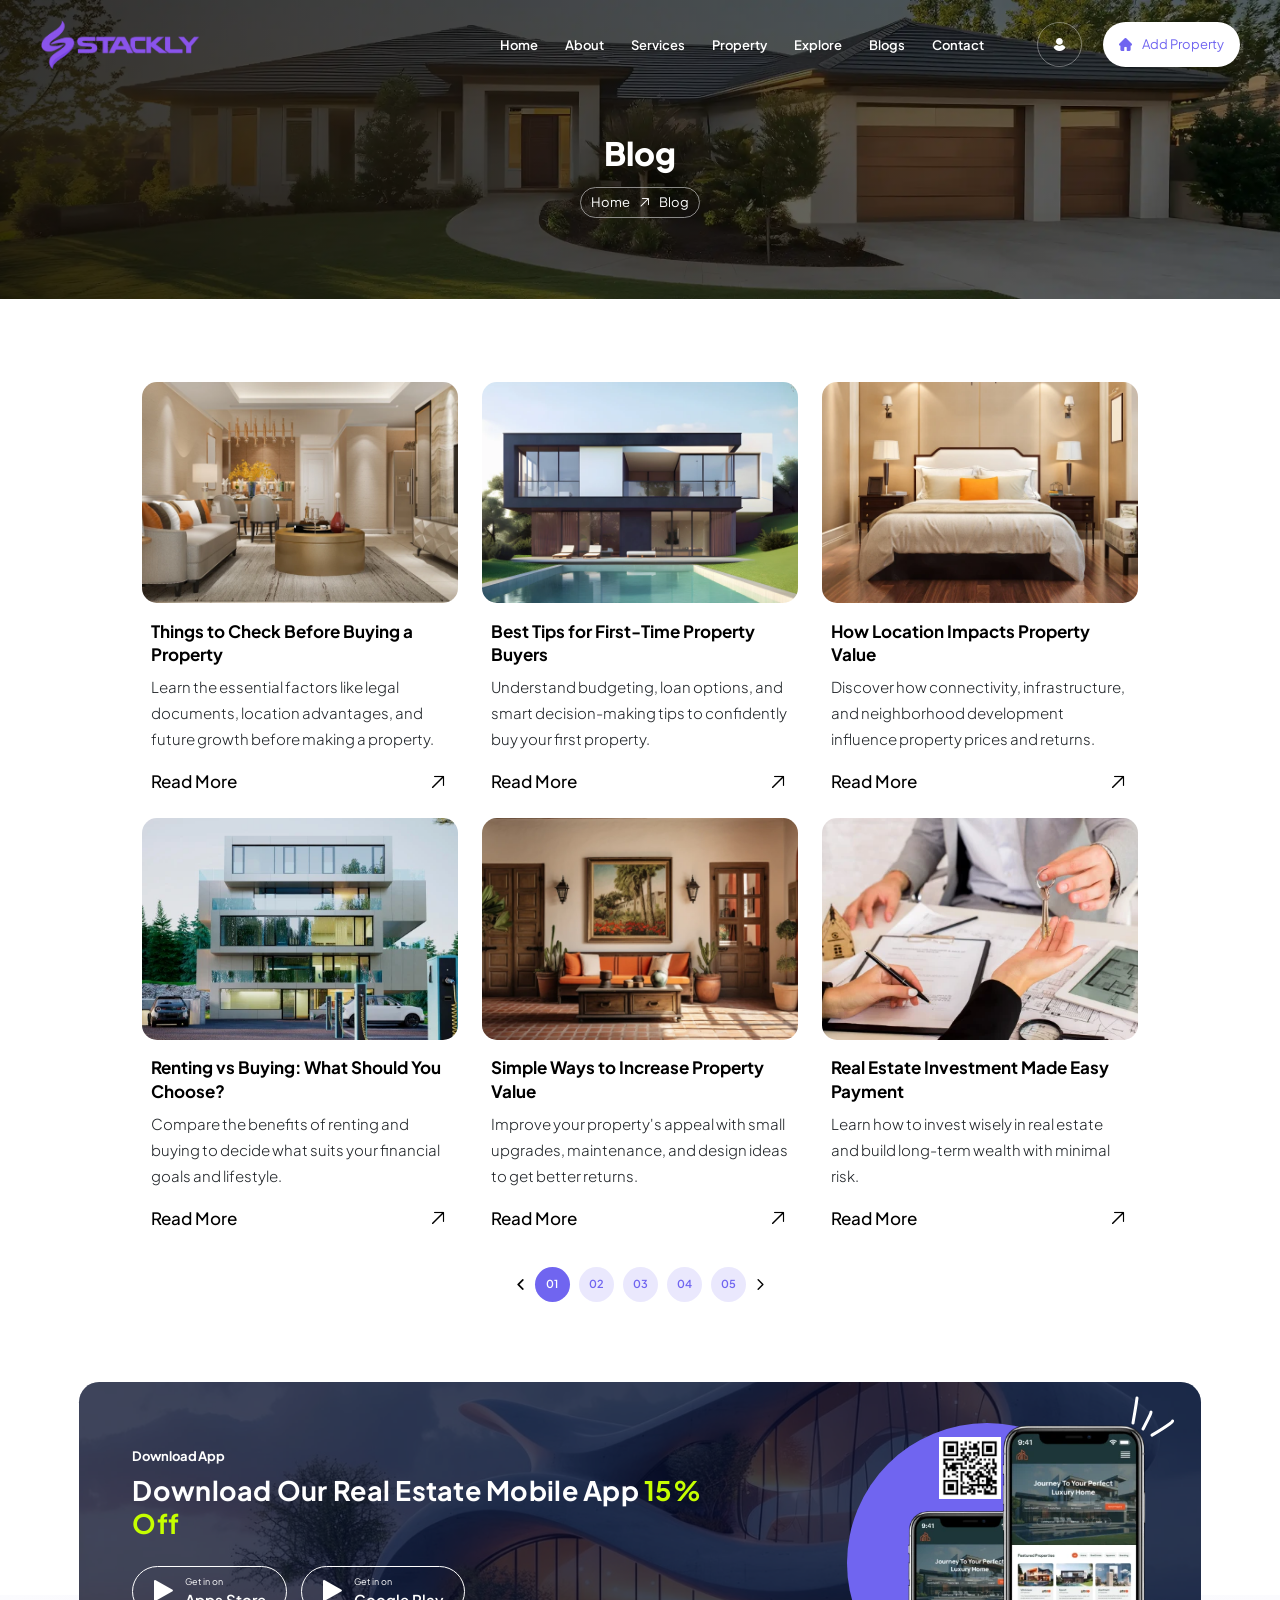
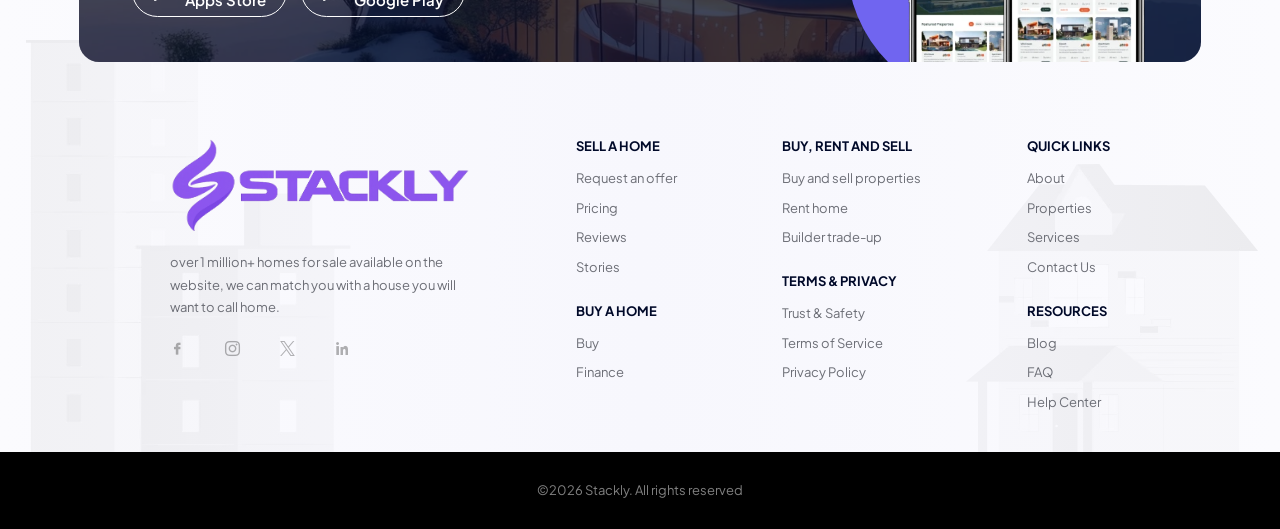
<file: blog.html>
<!DOCTYPE html>
<html lang="en">
<head>
    <meta charset="UTF-8">
    <meta name="viewport" content="width=device-width, initial-scale=1.0">
    <title>Stackly - Real Estate</title>

    <!-- libraries CSS -->
    <link rel="stylesheet" href="assets/icon/flaticon_real_estate.css">
    <link rel="stylesheet" href="assets/vendor/bootstrap/bootstrap.min.css">
    <link rel="stylesheet" href="assets/vendor/splide/splide.min.css">
    <link rel="stylesheet" href="assets/vendor/swiper/swiper-bundle.min.css">
    <link rel="stylesheet" href="assets/vendor/slim-select/slimselect.css">
    <link rel="stylesheet" href="assets/vendor/animate-wow/animate.min.css">

    <!-- custom CSS -->
    <link rel="stylesheet" href="assets/css/style.css">
</head>

<body>
        <!-- SIDEBAR SECTION START -->
    <div class="ul-sidebar">
        <!-- header -->
        <div class="ul-sidebar-header">
            <div class="ul-sidebar-header-logo">
                <a href="index.html">
                    <img src="assets/img/logo.webp" alt="logo" class="logo">
                </a>
            </div>
            <!-- sidebar closer -->
            <button class="ul-sidebar-closer"><i class="flaticon-close"></i></button>
        </div>

        <div class="ul-sidebar-header-nav-wrapper d-block d-lg-none"></div>

        <!-- sidebar footer -->
        <div class="ul-sidebar-footer">
            <span class="ul-sidebar-footer-title">Follow us</span>

            <div class="ul-sidebar-footer-social">
                <a href="404.html"><i class="flaticon-facebook"></i></a>
                <a href="404.html"><i class="flaticon-twitter"></i></a>
                <a href="404.html"><i class="flaticon-instagram"></i></a>
                <a href="404.html"><i class="flaticon-linkedin"></i></a>
            </div>
        </div>
    </div>
    <!-- SIDEBAR SECTION END -->

    <!-- HEADER SECTION START -->
    <header class="ul-header ul-header--home">
        <div class="ul-header-bottom">
            <div class="ul-header-bottom-wrapper">
                <!-- header left -->
                <div class="header-bottom-left">
                    <div class="logo-container">
                        <a href="index.html" class="d-inline-block"><img src="assets/img/logo.webp" alt="logo" class="logo"></a>
                    </div>
                </div>

                <!-- header nav -->
                <div class="ul-header-nav-wrapper">
                    <div class="to-go-to-sidebar-in-mobile">
                        <nav class="ul-header-nav">
                           <a href="index.html">Home</a>
                            <a href="about.html">About</a>
                           <a href="services.html">Services</a>
                           <a href="projects.html">Property</a>
                           <a href="how-it-works.html">Explore</a>
                           <a href="blog.html">Blogs</a>
                            <a href="contact.html">Contact</a>
                        </nav>
                    </div>
                </div>

                <!-- actions -->
                <div class="ul-header-actions">
                    <a href="login.html">
    <button>
        <i class="flaticon-user"></i>
    </button>
</a>
<a href="register.html" class="mobile-home-btn">
    <i class="flaticon-home"></i>
</a>
                    <a href="register.html" class="add-property-btn d-xxs-none"><i class="flaticon-home"></i> Add Property</a>
                    <button class="ul-header-sidebar-opener"><i class="flaticon-menu-button"></i></button>
                </div>

                <!-- sidebar opener -->
                <div class="d-none">
                    <button class="ul-header-sidebar-opener"><i class="flaticon-menu-button"></i></button>
                </div>
            </div>
        </div>
    </header>
    <!-- HEADER SECTION END -->



    <main>
        <!-- BREADCRUMB SECTION START -->
        <div class="ul-breadcrumb">
            <div class="wow animate__fadeInUp">
                <h2 class="ul-breadcrumb-title">Blog</h2>
                <div class="ul-breadcrumb-nav">
                    <a href="index.html">Home</a>
                    <span class="separator"><i class="flaticon-aro-left"></i></span>
                    <span class="current-page">Blog</span>
                </div>
            </div>
        </div>
        <!-- BREADCRUMB SECTION END -->


        <!-- BLOG SECTION START -->
        <div class="ul-inner-page-container">
            <div class="ul-inner-page-content-wrapper">
                <!-- blogs -->
                <div class="row ul-bs-row row-cols-md-3 row-cols-2 row-cols-xxs-1">
                    <!-- blog -->
                    <div class="col">
                        <div class="ul-blog ul-blog--inner">
                            <div class="ul-blog-img">
                                <img src="assets/img/project-details-img-big-1.webp" alt="Article Image">
                            </div>
                            <div class="ul-blog-txt">
                                <h3 class="ul-blog-title"><a href="404.html">Things to Check Before Buying a Property</a></h3>
                                <p class="ul-blog-descr"> Learn the essential factors like legal documents, location advantages, and future growth before making a property.</p>
                                <a href="404.html" class="ul-blog-btn"><span class="txt">Read More</span> <span class="icon"><i class="flaticon-aro-left"></i></span></a>
                            </div>
                        </div>
                    </div>
                    <!-- blog -->
                    <div class="col">
                        <div class="ul-blog ul-blog--inner">
                            <div class="ul-blog-img">
                                <img src="assets/img/project-details-img-big-2.webp" alt="Article Image">
                            </div>
                            <div class="ul-blog-txt">
                                <h3 class="ul-blog-title"><a href="404.html">Best Tips for First-Time Property Buyers</a></h3>
                                <p class="ul-blog-descr">Understand budgeting, loan options, and smart decision-making tips to confidently buy your first property.</p>
                                <a href="404.html" class="ul-blog-btn"><span class="txt">Read More</span> <span class="icon"><i class="flaticon-aro-left"></i></span></a>
                            </div>
                        </div>
                    </div>
                    <!-- blog -->
                    <div class="col">
                        <div class="ul-blog ul-blog--inner">
                            <div class="ul-blog-img">
                                <img src="assets/img/project-details-img-big-3.webp" alt="Article Image">
                            </div>
                            <div class="ul-blog-txt">
                                <h3 class="ul-blog-title"><a href="404.html">How Location Impacts Property Value</a></h3>
                                <p class="ul-blog-descr">Discover how connectivity, infrastructure, and neighborhood development influence property prices and returns.</p>
                                <a href="404.html" class="ul-blog-btn"><span class="txt">Read More</span> <span class="icon"><i class="flaticon-aro-left"></i></span></a>
                            </div>
                        </div>
                    </div>
                    <!-- blog -->
                    <div class="col">
                        <div class="ul-blog ul-blog--inner">
                            <div class="ul-blog-img">
                                <img src="assets/img/service-details-2.webp" alt="Article Image">
                            </div>
                            <div class="ul-blog-txt">
                                <h3 class="ul-blog-title"><a href="404.html">Renting vs Buying: What Should You Choose?</a></h3>
                                <p class="ul-blog-descr">Compare the benefits of renting and buying to decide what suits your financial goals and lifestyle.</p>
                                <a href="404.html" class="ul-blog-btn"><span class="txt">Read More</span> <span class="icon"><i class="flaticon-aro-left"></i></span></a>
                            </div>
                        </div>
                    </div>
                    <!-- blog -->
                    <div class="col">
                        <div class="ul-blog ul-blog--inner">
                            <div class="ul-blog-img">
                                <img src="assets/img/project-details-img-big-4.webp" alt="Article Image">
                            </div>
                            <div class="ul-blog-txt">
                                <h3 class="ul-blog-title"><a href="404.html">Simple Ways to Increase Property Value</a></h3>
                                <p class="ul-blog-descr">Improve your property's appeal with small upgrades, maintenance, and design ideas to get better returns.</p>
                                <a href="404.html" class="ul-blog-btn"><span class="txt">Read More</span> <span class="icon"><i class="flaticon-aro-left"></i></span></a>
                            </div>
                        </div>
                    </div>
                    <!-- blog -->
                    <div class="col">
                        <div class="ul-blog ul-blog--inner">
                            <div class="ul-blog-img">
                                <img src="assets/img/blog-1.webp" alt="Article Image">
                            </div>
                            <div class="ul-blog-txt">
                                <h3 class="ul-blog-title"><a href="404.html"> Real Estate Investment Made Easy Payment</a></h3>
                                <p class="ul-blog-descr"> Learn how to invest wisely in real estate and build long-term wealth with minimal risk.</p>
                                <a href="404.html" class="ul-blog-btn"><span class="txt">Read More</span> <span class="icon"><i class="flaticon-aro-left"></i></span></a>
                            </div>
                        </div>
                    </div>
                </div>

                <!-- pagination -->
                <div class="ul-pagination mt-0 border-top-0">
                    <ul>
                        <li><a href="404.html"><i class="flaticon-left-arrow"></i></a></li>
                        <li class="pages">
                            <a href="404.html" class="active">01</a>
                            <a href="404.html">02</a>
                            <a href="404.html">03</a>
                            <a href="404.html">04</a>
                            <a href="404.html">05</a>
                        </li>
                        <li><a href="404.html"><i class="flaticon-next-1"></i></a></li>
                    </ul>
                </div>
            </div>
        </div>
        <!-- BLOG SECTION END -->



        <!-- APP AD SECTION START -->
        <div class="ul-app-ad wow animate__fadeInUp">
            <div class="ul-app-ad-container">
                <div class="ul-app-ad-content">
                    <div class="row align-items-start gy-5">
                        <!-- txt -->
                        <div class="col-lg-7">
                            <div class="ul-app-ad-txt">
                                <span class="ul-section-sub-title">Download App</span>
                                <h2 class="ul-section-title">Download Our Real Estate Mobile App <span class="colored">15% Off</span></h2>
                                <div class="ul-app-ad-btns">
                                                                    <a href="404.html">
    <button>
        <i class="flaticon-play"></i>
        <span>
            <span class="sub-title">Get in on</span>
            <span class="title">Apps Store</span>
        </span>
    </button>
</a>

<a href="404.html">
    <button>
        <i class="flaticon-play"></i>
        <span>
            <span class="sub-title">Get in on</span>
            <span class="title">Google Play</span>
        </span>
    </button>
</a>
                                </div>
                            </div>
                        </div>

                        <!-- img -->
                        <div class="col-lg-5">
                            <div class="ul-app-ad-imgs">
                                <div class="ul-app-ad-img">
                                    <!-- qr code -->
                                    <img src="assets/img/app-ad-qr-code.webp" alt="QR Code" class="ul-app-ad-qr-code">
                                    <!-- app screenshot 1 -->
                                    <img src="assets/img/app-ad-ss-1.webp" alt="App screenshot" class="ul-app-ad-ss-1">
                                </div>
                                <div class="ul-app-ad-img">
                                    <!-- app screenshot 2 -->
                                    <img src="assets/img/app-ad-ss-2.webp" alt="App Screenshot" class="ul-app-ad-ss-2">
                                </div>

                                <!-- vector -->
                                <img src="assets/img/app-ad-img-vector.webp" alt="vector" class="vector">
                            </div>
                        </div>
                    </div>
                </div>
            </div>
        </div>
        <!-- APP AD SECTION END -->
    </main>


 <!-- FOOTER SECTION START -->
    <footer class="ul-footer">
        <div class="ul-footer-top">
            <div class="ul-container">
                <div class="ul-footer-top-wrapper wow animate__fadeInUp">
                    <!-- <div class="row ul-bs-row"> -->
                    <!-- <div class="col-4"> -->
                    <div class="ul-footer-about">
                        <a href="index.html"><img src="assets/img/logo.webp" alt="logo"></a>
                        <p class="ul-footer-about-txt">over 1 million+ homes for sale available on the website, we can match you with a house you will want to call home.</p>
                        <div class="ul-footer-socials">
                            <a href="404.html"><i class="flaticon-facebook"></i></a>
                            <a href="404.html"><i class="flaticon-instagram"></i></a>
                            <a href="404.html"><i class="flaticon-twitter"></i></a>
                            <a href="404.html"><i class="flaticon-linkedin"></i></a>
                        </div>
                    </div>
                    <!-- </div> -->

                    <!-- <div class="col-7"> -->
                    <div class="single-column">
                        <div class="ul-footer-widget">
                            <h3 class="ul-footer-widget-title">SELL A HOME</h3>

                            <div class="ul-footer-widget-links">
                                <a href="404.html">Request an offer</a>
                                <a href="404.html">Pricing</a>
                                <a href="404.html">Reviews</a>
                                <a href="404.html">Stories</a>
                            </div>
                        </div>
                        <div class="ul-footer-widget">
                            <h3 class="ul-footer-widget-title">BUY A HOME</h3>

                            <div class="ul-footer-widget-links">
                                <a href="404.html">Buy</a>
                                <a href="404.html">Finance</a>
                            </div>
                        </div>
                    </div>
                    <div class="single-column">
                        <div class="ul-footer-widget">
                            <h3 class="ul-footer-widget-title">BUY, RENT AND SELL</h3>

                            <div class="ul-footer-widget-links">
                                <a href="404.html">Buy and sell properties</a>
                                <a href="404.html">Rent home</a>
                                <a href="404.html">Builder trade-up</a>
                            </div>
                        </div>
                        <div class="ul-footer-widget">
                            <h3 class="ul-footer-widget-title">TERMS & PRIVACY</h3>

                            <div class="ul-footer-widget-links">
                                <a href="404.html">Trust & Safety</a>
                                <a href="404.html">Terms of Service</a>
                                <a href="404.html">Privacy Policy</a>
                            </div>
                        </div>
                    </div>
                    <div class="single-column">
                        <div class="ul-footer-widget">
                            <h3 class="ul-footer-widget-title">QUICK LINKS</h3>

                            <div class="ul-footer-widget-links">
                                <a href="about.html">About</a>
                                <a href="projects.html">Properties</a>
                                <a href="services.html">Services</a>
                                <a href="contact.html">Contact Us</a>
                            </div>
                        </div>
                        <div class="ul-footer-widget">
                            <h3 class="ul-footer-widget-title">RESOURCES</h3>

                            <div class="ul-footer-widget-links">
                                <a href="blog.html">Blog</a>
                                <a href="404.html">FAQ</a>
                                <a href="404.html">Help Center</a>
                            </div>
                        </div>
                    </div>
                    <!-- </div> -->
                    <!-- </div> -->
                </div>
            </div>
        </div>

        <!-- footer bottom -->
        <div class="ul-footer-bottom">
            <p class="copyright-txt">&copy;2026 Stackly. All rights reserved</p>
        </div>

        <!-- vector -->
        <div class="ul-footer-vectors">
            <img src="assets/img/footer-vector-img-1.webp" alt="Footer Image" class="ul-footer-vector-1">
            <img src="assets/img/footer-vector-img-2.webp" alt="Footer Image" class="ul-footer-vector-2">
        </div>
    </footer>
    <!-- FOOTER SECTION END -->



    <!-- libraries JS -->
    <script src="assets/vendor/bootstrap/bootstrap.bundle.min.js"></script>
    <script src="assets/vendor/splide/splide.min.js"></script>
    <script src="assets/vendor/splide/splide-extension-auto-scroll.min.js"></script>
    <script src="assets/vendor/swiper/swiper-bundle.min.js"></script>
    <script src="assets/vendor/slim-select/slimselect.min.js"></script>
    <script src="assets/vendor/animate-wow/wow.min.js"></script>
    <script src="assets/vendor/splittype/index.min.js"></script>
    <script src="assets/vendor/mixitup/mixitup.min.js"></script>
    <script src="assets/vendor/fslightbox/fslightbox.js"></script>

    <!-- custom JS -->
    <script src="assets/js/main.js"></script>
</body>
</html>
</file>
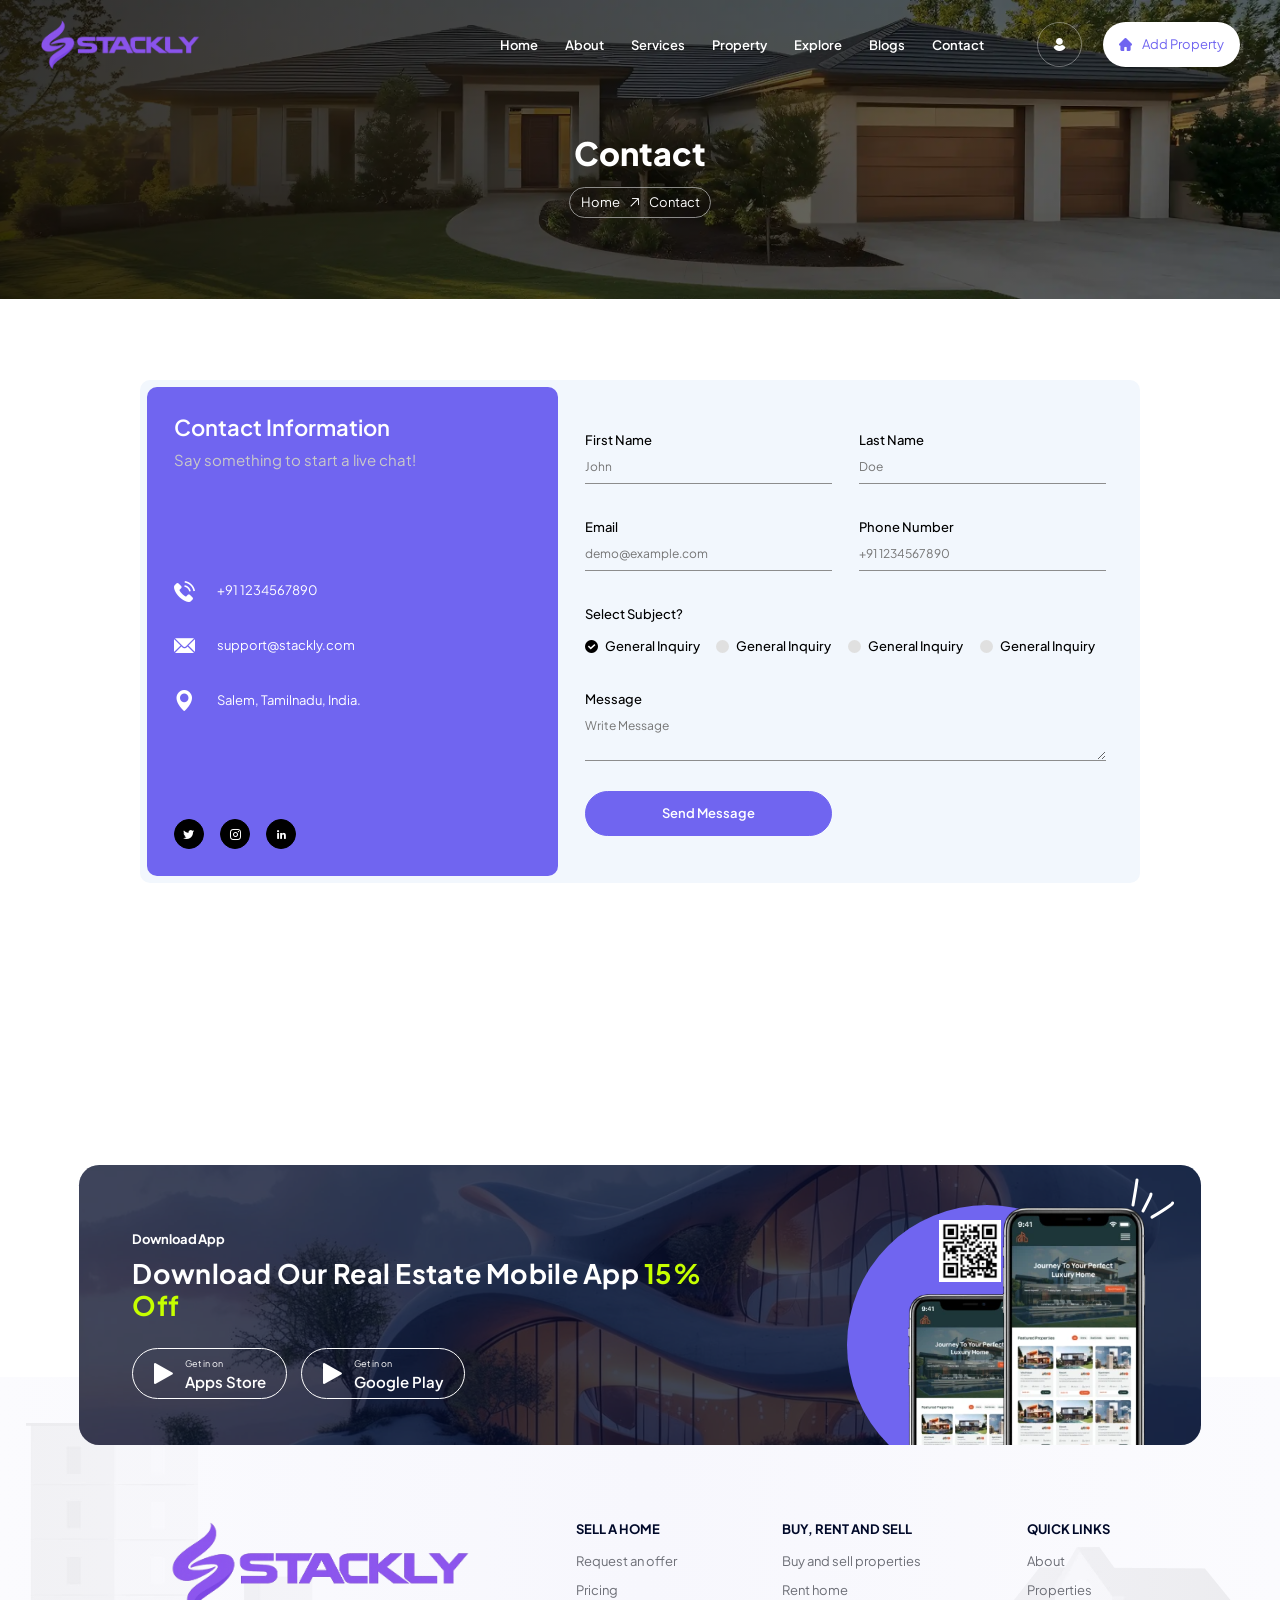
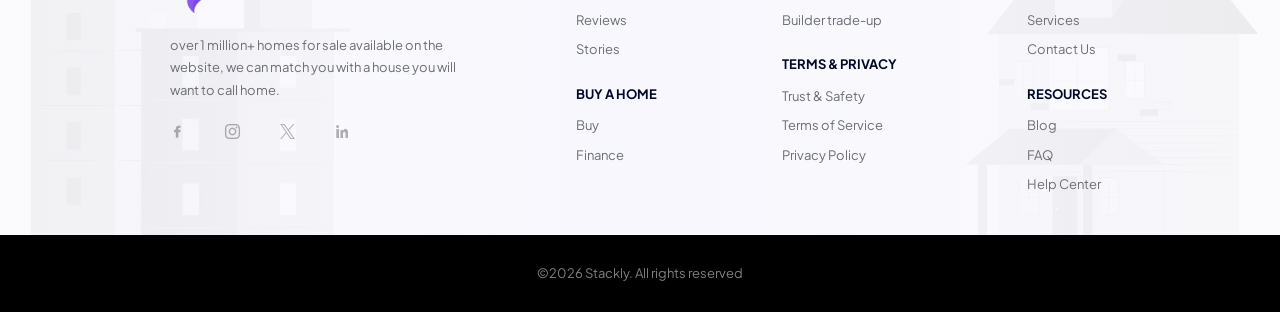
<file: contact.html>
<!DOCTYPE html>
<html lang="en">
<head>
    <meta charset="UTF-8">
    <meta name="viewport" content="width=device-width, initial-scale=1.0">
    <title>Stackly - Real Estate</title>

    <!-- libraries CSS -->
    <link rel="stylesheet" href="assets/icon/flaticon_real_estate.css">
    <link rel="stylesheet" href="assets/vendor/bootstrap/bootstrap.min.css">
    <link rel="stylesheet" href="assets/vendor/splide/splide.min.css">
    <link rel="stylesheet" href="assets/vendor/swiper/swiper-bundle.min.css">
    <link rel="stylesheet" href="assets/vendor/slim-select/slimselect.css">
    <link rel="stylesheet" href="assets/vendor/animate-wow/animate.min.css">

    <!-- custom CSS -->
    <link rel="stylesheet" href="assets/css/style.css">
</head>

<body>


    <!-- SIDEBAR SECTION START -->
    <div class="ul-sidebar">
        <!-- header -->
        <div class="ul-sidebar-header">
            <div class="ul-sidebar-header-logo">
                <a href="index.html">
                    <img src="assets/img/logo.webp" alt="logo" class="logo">
                </a>
            </div>
            <!-- sidebar closer -->
            <button class="ul-sidebar-closer"><i class="flaticon-close"></i></button>
        </div>

        <div class="ul-sidebar-header-nav-wrapper d-block d-lg-none"></div>

        <!-- sidebar footer -->
        <div class="ul-sidebar-footer">
            <span class="ul-sidebar-footer-title">Follow us</span>

            <div class="ul-sidebar-footer-social">
                <a href="404.html"><i class="flaticon-facebook"></i></a>
                <a href="404.html"><i class="flaticon-twitter"></i></a>
                <a href="404.html"><i class="flaticon-instagram"></i></a>
                <a href="404.html"><i class="flaticon-linkedin"></i></a>
            </div>
        </div>
    </div>
    <!-- SIDEBAR SECTION END -->

    <!-- HEADER SECTION START -->
    <header class="ul-header ul-header--home">
        <div class="ul-header-bottom">
            <div class="ul-header-bottom-wrapper">
                <!-- header left -->
                <div class="header-bottom-left">
                    <div class="logo-container">
                        <a href="index.html" class="d-inline-block"><img src="assets/img/logo.webp" alt="logo" class="logo"></a>
                    </div>
                </div>

                <!-- header nav -->
                <div class="ul-header-nav-wrapper">
                    <div class="to-go-to-sidebar-in-mobile">
                        <nav class="ul-header-nav">
                           <a href="index.html">Home</a>
                            <a href="about.html">About</a>
                           <a href="services.html">Services</a>
                           <a href="projects.html">Property</a>
                           <a href="how-it-works.html">Explore</a>
                           <a href="blog.html">Blogs</a>
                            <a href="contact.html">Contact</a>
                        </nav>
                    </div>
                </div>

                <!-- actions -->
                <div class="ul-header-actions">
                    <a href="login.html">
    <button>
        <i class="flaticon-user"></i>
    </button>
</a>
<a href="register.html" class="mobile-home-btn">
    <i class="flaticon-home"></i>
</a>
                    <a href="register.html" class="add-property-btn d-xxs-none"><i class="flaticon-home"></i> Add Property</a>
                    <button class="ul-header-sidebar-opener"><i class="flaticon-menu-button"></i></button>
                </div>

                <!-- sidebar opener -->
                <div class="d-none">
                    <button class="ul-header-sidebar-opener"><i class="flaticon-menu-button"></i></button>
                </div>
            </div>
        </div>
    </header>
    <!-- HEADER SECTION END -->


    <main>
        <!-- BREADCRUMB SECTION START -->
        <div class="ul-breadcrumb">
            <div class="wow animate__fadeInUp">
                <h2 class="ul-breadcrumb-title">Contact</h2>
                <div class="ul-breadcrumb-nav">
                    <a href="index.html">Home</a>
                    <span class="separator"><i class="flaticon-aro-left"></i></span>
                    <span class="current-page">Contact</span>
                </div>
            </div>
        </div>
        <!-- BREADCRUMB SECTION END -->


        <!-- CONTACT SECTION START -->
        <div class="ul-inner-page-content-wrapper">
            <div class="ul-inner-page-container">
                <div class="ul-contact">
                    <div class="row g-0">
                        <!-- contact infos -->
                        <div class="col-md-5">
                            <div class="ul-contact-infos-wrapper">
                                <div class="heading">
                                    <h3 class="ul-contact-infos-title">Contact Information</h3>
                                    <span class="ul-contact-infos-sub-title">Say something to start a live chat!</span>
                                </div>

                                <!-- infos -->
                                <div class="ul-contact-infos">
                                    <a href="tel:+10123456789" class="ul-contact-info"><i class="flaticon-telephone"></i> +91 1234567890</a>
                                    <a href="mailto:demo@gmail.com" class="ul-contact-info"><i class="flaticon-mail"></i> support@stackly.com</a>
                                    <div class="ul-contact-info">
                                        <i class="flaticon-location-pin"></i>
                                        <span class="txt">Salem, Tamilnadu, India.</span>
                                    </div>
                                </div>

                                <!-- socials -->
                                <div class="ul-contact-socials">
                                    <a href="404.html"><i class="flaticon-twitter-1"></i></a>
                                    <a href="404.html"><i class="flaticon-instagram"></i></a>
                                    <a href="404.html"><i class="flaticon-linkedin"></i></a>
                                </div>
                            </div>
                        </div>

                        <!-- form -->
                        <div class="col-md-7">
                            <div class="ul-contact-form-wrapper">
                                <form action="#">
                                    <div class="form-group">
                                        <label for="contact-first-name">First Name</label>
                                        <input type="text" name="contact-first-name" id="contact-first-name" placeholder="John">
                                        <small class="error" id="fname-error"></small>
                                    </div>

                                    <div class="form-group">
                                        <label for="contact-last-name">Last Name</label>
                                        <input type="text" name="contact-last-name" id="contact-last-name" placeholder="Doe">
                                        <small class="error" id="lname-error"></small>
                                    </div>

                                    <div class="form-group">
                                        <label for="contact-email">Email</label>
                                        <input type="email" name="contact-email" id="contact-email" placeholder="demo@example.com">
                                        <small class="error" id="email-error"></small>
                                    </div>

                                    <div class="form-group">
                                        <label for="contact-phone">Phone Number</label>
                                        <input type="tel" name="contact-phone" id="contact-phone" placeholder="+91 1234567890">
                                        <small class="error" id="phone-error"></small>
                                    </div>

                                    <div class="form-group">
                                        <span class="contact-inner-title">Select Subject?</span>
                                        <div class="ul-contact-form-subjects">
                                            <!-- subject 1 -->
                                            <div class="ul-radio">
                                                <label for="contact-subject-1">
                                                    <input type="radio" name="contact-subject" id="contact-subject-1" checked>
                                                    <span class="checkmark"><i class="flaticon-check-2"></i></span>
                                                    <span class="txt">General Inquiry</span>
                                                </label>
                                            </div>
                                            <!-- subject 1 -->
                                            <div class="ul-radio">
                                                <label for="contact-subject-2">
                                                    <input type="radio" name="contact-subject" id="contact-subject-2">
                                                    <span class="checkmark"><i class="flaticon-check-2"></i></span>
                                                    <span class="txt">General Inquiry</span>
                                                </label>
                                            </div>
                                            <!-- subject 1 -->
                                            <div class="ul-radio">
                                                <label for="contact-subject-3">
                                                    <input type="radio" name="contact-subject" id="contact-subject-3">
                                                    <span class="checkmark"><i class="flaticon-check-2"></i></span>
                                                    <span class="txt">General Inquiry</span>
                                                </label>
                                            </div>
                                            <!-- subject 1 -->
                                            <div class="ul-radio">
                                                <label for="contact-subject-4">
                                                    <input type="radio" name="contact-subject" id="contact-subject-4">
                                                    <span class="checkmark"><i class="flaticon-check-2"></i></span>
                                                    <span class="txt">General Inquiry</span>
                                                </label>
                                            </div>
                                        </div>
                                    </div>

                                    <div class="form-group">
                                        <label for="contact-message">Message</label>
                                        <textarea name="contact-message" id="contact-message" placeholder="Write Message"></textarea>
                                        <small class="error" id="message-error"></small>
                                    </div>

                                    <button class="ul-btn">Send Message</button>
                                </form>
                            </div>
                        </div>
                    </div>
                </div>
            </div>
        </div>

<iframe 
    src="https://www.google.com/maps?q=Salem,Tamil%20Nadu&output=embed"
    width="100%" 
    height="450" 
    style="border:0;" 
    allowfullscreen="" 
    loading="lazy"
    referrerpolicy="no-referrer-when-downgrade"
    class="ul-contact-map">
</iframe>        <!-- CONTACT SECTION END -->



        <!-- APP AD SECTION START -->
        <div class="ul-app-ad ul-app-ad--contact wow animate__fadeInUp">
            <div class="ul-app-ad-container">
                <div class="ul-app-ad-content">
                    <div class="row align-items-start gy-5">
                        <!-- txt -->
                        <div class="col-lg-7">
                            <div class="ul-app-ad-txt">
                                <span class="ul-section-sub-title">Download App</span>
                                <h2 class="ul-section-title">Download Our Real Estate Mobile App <span class="colored">15% Off</span></h2>
                                <div class="ul-app-ad-btns">
                                                                    <a href="404.html">
    <button>
        <i class="flaticon-play"></i>
        <span>
            <span class="sub-title">Get in on</span>
            <span class="title">Apps Store</span>
        </span>
    </button>
</a>

<a href="404.html">
    <button>
        <i class="flaticon-play"></i>
        <span>
            <span class="sub-title">Get in on</span>
            <span class="title">Google Play</span>
        </span>
    </button>
</a>
                                </div>
                            </div>
                        </div>

                        <!-- img -->
                        <div class="col-lg-5">
                            <div class="ul-app-ad-imgs">
                                <div class="ul-app-ad-img">
                                    <!-- qr code -->
                                    <img src="assets/img/app-ad-qr-code.webp" alt="QR Code" class="ul-app-ad-qr-code">
                                    <!-- app screenshot 1 -->
                                    <img src="assets/img/app-ad-ss-1.webp" alt="App screenshot" class="ul-app-ad-ss-1">
                                </div>
                                <div class="ul-app-ad-img">
                                    <!-- app screenshot 2 -->
                                    <img src="assets/img/app-ad-ss-2.webp" alt="App Screenshot" class="ul-app-ad-ss-2">
                                </div>

                                <!-- vector -->
                                <img src="assets/img/app-ad-img-vector.webp" alt="vector" class="vector">
                            </div>
                        </div>
                    </div>
                </div>
            </div>
        </div>
        <!-- APP AD SECTION END -->
    </main>


    <!-- FOOTER SECTION START -->
    <footer class="ul-footer">
        <div class="ul-footer-top">
            <div class="ul-container">
                <div class="ul-footer-top-wrapper wow animate__fadeInUp">
                    <!-- <div class="row ul-bs-row"> -->
                    <!-- <div class="col-4"> -->
                    <div class="ul-footer-about">
                        <a href="index.html"><img src="assets/img/logo.webp" alt="logo"></a>
                        <p class="ul-footer-about-txt">over 1 million+ homes for sale available on the website, we can match you with a house you will want to call home.</p>
                        <div class="ul-footer-socials">
                            <a href="404.html"><i class="flaticon-facebook"></i></a>
                            <a href="404.html"><i class="flaticon-instagram"></i></a>
                            <a href="404.html"><i class="flaticon-twitter"></i></a>
                            <a href="404.html"><i class="flaticon-linkedin"></i></a>
                        </div>
                    </div>
                    <!-- </div> -->

                    <!-- <div class="col-7"> -->
                    <div class="single-column">
                        <div class="ul-footer-widget">
                            <h3 class="ul-footer-widget-title">SELL A HOME</h3>

                            <div class="ul-footer-widget-links">
                                <a href="404.html">Request an offer</a>
                                <a href="404.html">Pricing</a>
                                <a href="404.html">Reviews</a>
                                <a href="404.html">Stories</a>
                            </div>
                        </div>
                        <div class="ul-footer-widget">
                            <h3 class="ul-footer-widget-title">BUY A HOME</h3>

                            <div class="ul-footer-widget-links">
                                <a href="404.html">Buy</a>
                                <a href="404.html">Finance</a>
                            </div>
                        </div>
                    </div>
                    <div class="single-column">
                        <div class="ul-footer-widget">
                            <h3 class="ul-footer-widget-title">BUY, RENT AND SELL</h3>

                            <div class="ul-footer-widget-links">
                                <a href="404.html">Buy and sell properties</a>
                                <a href="404.html">Rent home</a>
                                <a href="404.html">Builder trade-up</a>
                            </div>
                        </div>
                        <div class="ul-footer-widget">
                            <h3 class="ul-footer-widget-title">TERMS & PRIVACY</h3>

                            <div class="ul-footer-widget-links">
                                <a href="404.html">Trust & Safety</a>
                                <a href="404.html">Terms of Service</a>
                                <a href="404.html">Privacy Policy</a>
                            </div>
                        </div>
                    </div>
                    <div class="single-column">
                        <div class="ul-footer-widget">
                            <h3 class="ul-footer-widget-title">QUICK LINKS</h3>

                            <div class="ul-footer-widget-links">
                                <a href="about.html">About</a>
                                <a href="projects.html">Properties</a>
                                <a href="services.html">Services</a>
                                <a href="contact.html">Contact Us</a>
                            </div>
                        </div>
                        <div class="ul-footer-widget">
                            <h3 class="ul-footer-widget-title">RESOURCES</h3>

                            <div class="ul-footer-widget-links">
                                <a href="blog.html">Blog</a>
                                <a href="404.html">FAQ</a>
                                <a href="404.html">Help Center</a>
                            </div>
                        </div>
                    </div>
                    <!-- </div> -->
                    <!-- </div> -->
                </div>
            </div>
        </div>

        <!-- footer bottom -->
        <div class="ul-footer-bottom">
            <p class="copyright-txt">&copy;2026 Stackly. All rights reserved</p>
        </div>

        <!-- vector -->
        <div class="ul-footer-vectors">
            <img src="assets/img/footer-vector-img-1.webp" alt="Footer Image" class="ul-footer-vector-1">
            <img src="assets/img/footer-vector-img-2.webp" alt="Footer Image" class="ul-footer-vector-2">
        </div>
    </footer>
    <!-- FOOTER SECTION END -->


<script>
document.querySelector("form").addEventListener("submit", function(e) {
    e.preventDefault();

    // Get values
    let fname = document.getElementById("contact-first-name");
    let lname = document.getElementById("contact-last-name");
    let email = document.getElementById("contact-email");
    let phone = document.getElementById("contact-phone");
    let message = document.getElementById("contact-message");

    // Error fields
    let fnameErr = document.getElementById("fname-error");
    let lnameErr = document.getElementById("lname-error");
    let emailErr = document.getElementById("email-error");
    let phoneErr = document.getElementById("phone-error");
    let messageErr = document.getElementById("message-error");

    // Reset
    fnameErr.innerText = "";
    lnameErr.innerText = "";
    emailErr.innerText = "";
    phoneErr.innerText = "";
    messageErr.innerText = "";

    fname.classList.remove("error-border");
    lname.classList.remove("error-border");
    email.classList.remove("error-border");
    phone.classList.remove("error-border");
    message.classList.remove("error-border");

    let isValid = true;

    // First Name
    if (fname.value.trim() === "") {
        fnameErr.innerText = "First name is required";
        fname.classList.add("error-border");
        isValid = false;
    }

    // Last Name
    if (lname.value.trim() === "") {
        lnameErr.innerText = "Last name is required";
        lname.classList.add("error-border");
        isValid = false;
    }

    // Email Validation
    let emailPattern = /^[^ ]+@[^ ]+\.[a-z]{2,3}$/;
    if (email.value.trim() === "") {
        emailErr.innerText = "Email is required";
        email.classList.add("error-border");
        isValid = false;
    } else if (!email.value.match(emailPattern)) {
        emailErr.innerText = "Enter valid email";
        email.classList.add("error-border");
        isValid = false;
    }

    // Phone
    if (phone.value.trim() === "") {
        phoneErr.innerText = "Phone number is required";
        phone.classList.add("error-border");
        isValid = false;
    }

    // Message
    if (message.value.trim() === "") {
        messageErr.innerText = "Message is required";
        message.classList.add("error-border");
        isValid = false;
    }

    // If valid
    if (isValid) {
    // Redirect to 404 page
    window.location.href = "404.html";
}
});
</script>

    <!-- libraries JS -->
    <script src="assets/vendor/bootstrap/bootstrap.bundle.min.js"></script>
    <script src="assets/vendor/splide/splide.min.js"></script>
    <script src="assets/vendor/splide/splide-extension-auto-scroll.min.js"></script>
    <script src="assets/vendor/swiper/swiper-bundle.min.js"></script>
    <script src="assets/vendor/slim-select/slimselect.min.js"></script>
    <script src="assets/vendor/animate-wow/wow.min.js"></script>
    <script src="assets/vendor/splittype/index.min.js"></script>
    <script src="assets/vendor/mixitup/mixitup.min.js"></script>
    <script src="assets/vendor/fslightbox/fslightbox.js"></script>

    <!-- custom JS -->
    <script src="assets/js/main.js"></script>
</body>

</html>
</file>
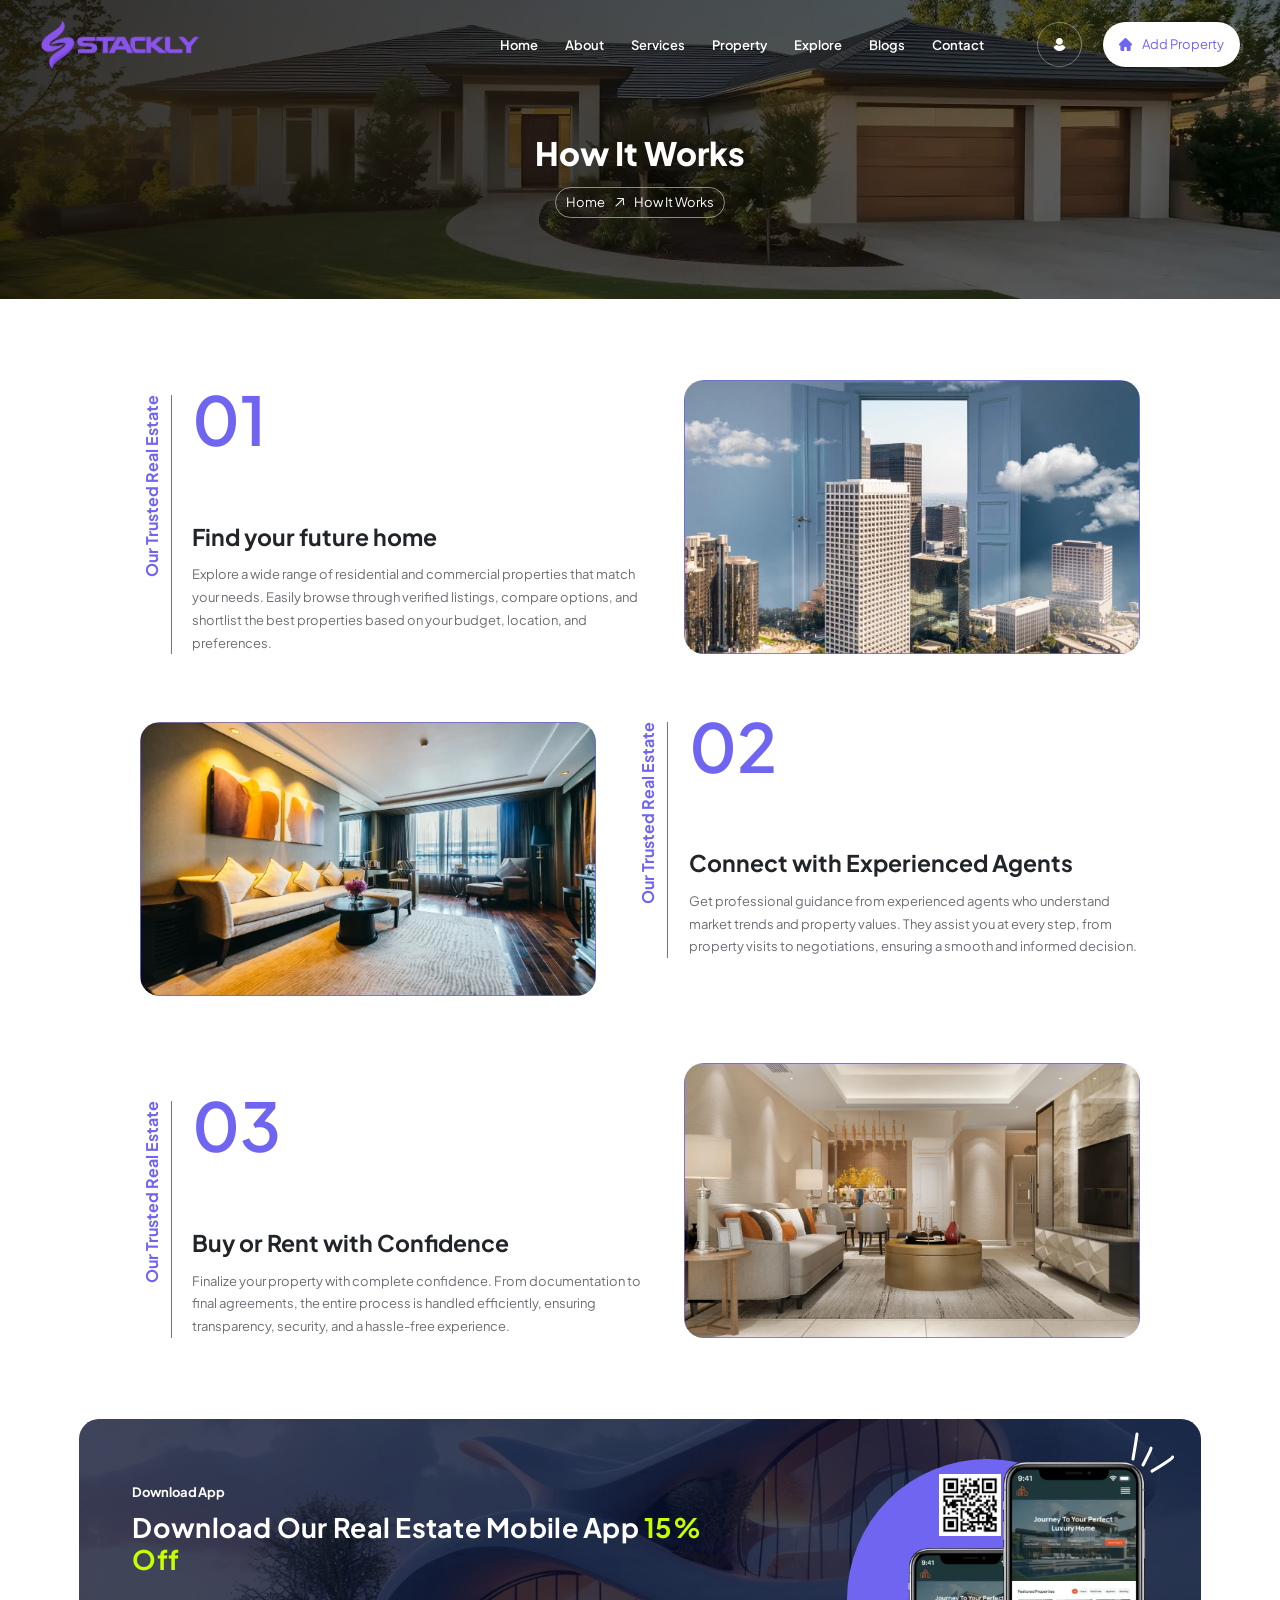
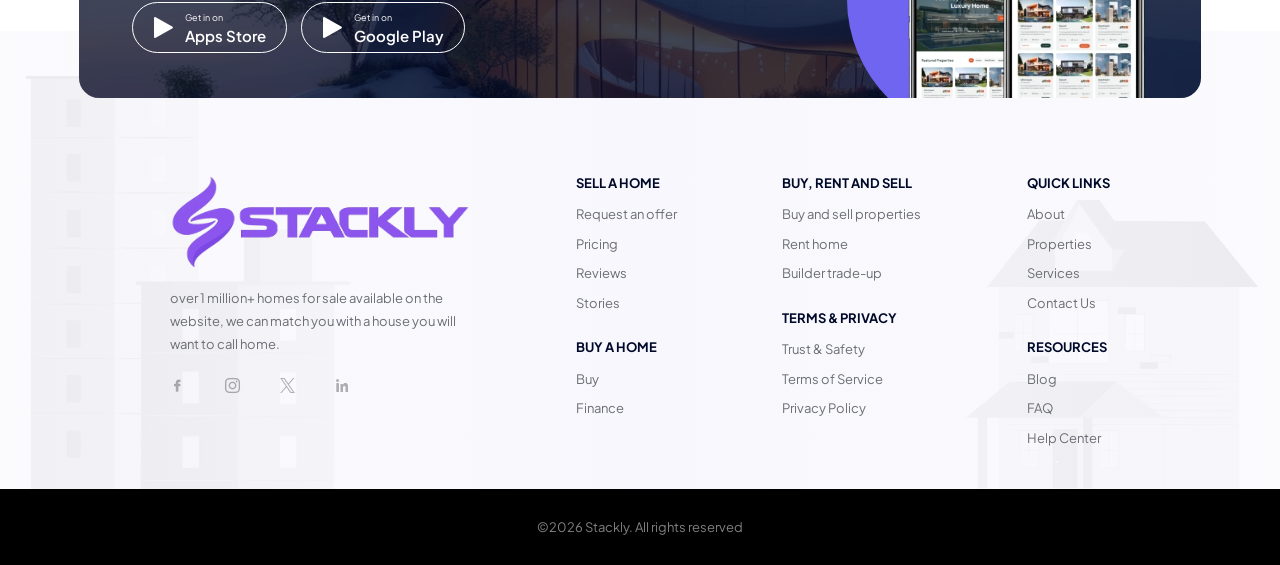
<file: how-it-works.html>
<!DOCTYPE html>
<html lang="en">
<head>
    <meta charset="UTF-8">
    <meta name="viewport" content="width=device-width, initial-scale=1.0">
    <title>Stackly - Real Estate</title>

    <!-- libraries CSS -->
    <link rel="stylesheet" href="assets/icon/flaticon_real_estate.css">
    <link rel="stylesheet" href="assets/vendor/bootstrap/bootstrap.min.css">
    <link rel="stylesheet" href="assets/vendor/splide/splide.min.css">
    <link rel="stylesheet" href="assets/vendor/swiper/swiper-bundle.min.css">
    <link rel="stylesheet" href="assets/vendor/slim-select/slimselect.css">
    <link rel="stylesheet" href="assets/vendor/animate-wow/animate.min.css">

    <!-- custom CSS -->
    <link rel="stylesheet" href="assets/css/style.css">
</head>

<body>


       <!-- SIDEBAR SECTION START -->
    <div class="ul-sidebar">
        <!-- header -->
        <div class="ul-sidebar-header">
            <div class="ul-sidebar-header-logo">
                <a href="index.html">
                    <img src="assets/img/logo.webp" alt="logo" class="logo">
                </a>
            </div>
            <!-- sidebar closer -->
            <button class="ul-sidebar-closer"><i class="flaticon-close"></i></button>
        </div>

        <div class="ul-sidebar-header-nav-wrapper d-block d-lg-none"></div>

        <!-- sidebar footer -->
        <div class="ul-sidebar-footer">
            <span class="ul-sidebar-footer-title">Follow us</span>

            <div class="ul-sidebar-footer-social">
                <a href="404.html"><i class="flaticon-facebook"></i></a>
                <a href="404.html"><i class="flaticon-twitter"></i></a>
                <a href="404.html"><i class="flaticon-instagram"></i></a>
                <a href="404.html"><i class="flaticon-linkedin"></i></a>
            </div>
        </div>
    </div>
    <!-- SIDEBAR SECTION END -->

    <!-- HEADER SECTION START -->
    <header class="ul-header ul-header--home">
        <div class="ul-header-bottom">
            <div class="ul-header-bottom-wrapper">
                <!-- header left -->
                <div class="header-bottom-left">
                    <div class="logo-container">
                        <a href="index.html" class="d-inline-block"><img src="assets/img/logo.webp" alt="logo" class="logo"></a>
                    </div>
                </div>

                <!-- header nav -->
                <div class="ul-header-nav-wrapper">
                    <div class="to-go-to-sidebar-in-mobile">
                        <nav class="ul-header-nav">
                           <a href="index.html">Home</a>
                            <a href="about.html">About</a>
                           <a href="services.html">Services</a>
                           <a href="projects.html">Property</a>
                           <a href="how-it-works.html">Explore</a>
                           <a href="blog.html">Blogs</a>
                            <a href="contact.html">Contact</a>
                        </nav>
                    </div>
                </div>

                <!-- actions -->
                <div class="ul-header-actions">
                    <a href="login.html">
    <button>
        <i class="flaticon-user"></i>
    </button>
</a>
<a href="register.html" class="mobile-home-btn">
    <i class="flaticon-home"></i>
</a>
                    <a href="register.html" class="add-property-btn d-xxs-none"><i class="flaticon-home"></i> Add Property</a>
                    <button class="ul-header-sidebar-opener"><i class="flaticon-menu-button"></i></button>
                </div>

                <!-- sidebar opener -->
                <div class="d-none">
                    <button class="ul-header-sidebar-opener"><i class="flaticon-menu-button"></i></button>
                </div>
            </div>
        </div>
    </header>
    <!-- HEADER SECTION END -->



    <main>
        <!-- BREADCRUMB SECTION START -->
        <div class="ul-breadcrumb">
            <div class="wow animate__fadeInUp">
                <h2 class="ul-breadcrumb-title">How It Works</h2>
                <div class="ul-breadcrumb-nav">
                    <a href="index.html">Home</a>
                    <span class="separator"><i class="flaticon-aro-left"></i></span>
                    <span class="current-page">How It Works</span>
                </div>
            </div>
        </div>
        <!-- BREADCRUMB SECTION END -->

        <div class="ul-inner-page-content-wrapper">
            <div class="ul-inner-page-container">
                <!-- single step -->
                <div class="ul-hiw-step wow animate__fadeInUp">
                    <!-- txt -->
                    <div class="ul-hiw-step-txt">
                        <div class="ul-hiw-step-txt-wrapper">
                            <span class="ul-hiw-step-vertical-txt">Our Trusted Real Estate</span>
                            <div class="ul-hiw-step-txt-right">
                                <span class="ul-hiw-step-number">01</span>
                                <h3 class="ul-hiw-step-title">Find your future home</h3>
                                <p class="ul-hiw-step-descr">Explore a wide range of residential and commercial properties that match your needs. 
    Easily browse through verified listings, compare options, and shortlist the best properties 
    based on your budget, location, and preferences.</p>
                            </div>
                        </div>
                    </div>

                    <!-- img -->
                    <div class="ul-hiw-step-img"><img src="assets/img/hiw-1.webp" alt="Process Image"></div>
                </div>

                <!-- single step -->
                <div class="ul-hiw-step wow animate__fadeInUp">
                    <!-- txt -->
                    <div class="ul-hiw-step-txt">
                        <div class="ul-hiw-step-txt-wrapper">
                            <span class="ul-hiw-step-vertical-txt">Our Trusted Real Estate</span>
                            <div class="ul-hiw-step-txt-right">
                                <span class="ul-hiw-step-number">02</span>
                                <h3 class="ul-hiw-step-title">Connect with Experienced Agents</h3>
                                <p class="ul-hiw-step-descr">Get professional guidance from experienced agents who understand market trends and property values. 
    They assist you at every step, from property visits to negotiations, ensuring a smooth and informed decision.</p>
                            </div>
                        </div>
                    </div>

                    <!-- img -->
                    <div class="ul-hiw-step-img"><img src="assets/img/hiw-2.webp" alt="Process Image"></div>
                </div>

                <!-- single step -->
                <div class="ul-hiw-step wow animate__fadeInUp">
                    <!-- txt -->
                    <div class="ul-hiw-step-txt">
                        <div class="ul-hiw-step-txt-wrapper">
                            <span class="ul-hiw-step-vertical-txt">Our Trusted Real Estate</span>
                            <div class="ul-hiw-step-txt-right">
                                <span class="ul-hiw-step-number">03</span>
                                <h3 class="ul-hiw-step-title">Buy or Rent with Confidence</h3>
                                <p class="ul-hiw-step-descr">Finalize your property with complete confidence. From documentation to final agreements, 
    the entire process is handled efficiently, ensuring transparency, security, and a hassle-free experience.</p>
                            </div>
                        </div>
                    </div>

                    <!-- img -->
                    <div class="ul-hiw-step-img"><img src="assets/img/hiw-3.webp" alt="Process Image"></div>
                </div>
            </div>
        </div>



        <!-- APP AD SECTION START -->
        <div class="ul-app-ad wow animate__fadeInUp">
            <div class="ul-app-ad-container">
                <div class="ul-app-ad-content">
                    <div class="row align-items-start gy-5">
                        <!-- txt -->
                        <div class="col-lg-7">
                            <div class="ul-app-ad-txt">
                                <span class="ul-section-sub-title">Download App</span>
                                <h2 class="ul-section-title">Download Our Real Estate Mobile App <span class="colored">15% Off</span></h2>
                                <div class="ul-app-ad-btns">
                                                                    <a href="404.html">
    <button>
        <i class="flaticon-play"></i>
        <span>
            <span class="sub-title">Get in on</span>
            <span class="title">Apps Store</span>
        </span>
    </button>
</a>

<a href="404.html">
    <button>
        <i class="flaticon-play"></i>
        <span>
            <span class="sub-title">Get in on</span>
            <span class="title">Google Play</span>
        </span>
    </button>
</a>
                                </div>
                            </div>
                        </div>

                        <!-- img -->
                        <div class="col-lg-5">
                            <div class="ul-app-ad-imgs">
                                <div class="ul-app-ad-img">
                                    <!-- qr code -->
                                    <img src="assets/img/app-ad-qr-code.webp" alt="QR Code" class="ul-app-ad-qr-code">
                                    <!-- app screenshot 1 -->
                                    <img src="assets/img/app-ad-ss-1.webp" alt="App screenshot" class="ul-app-ad-ss-1">
                                </div>
                                <div class="ul-app-ad-img">
                                    <!-- app screenshot 2 -->
                                    <img src="assets/img/app-ad-ss-2.webp" alt="App Screenshot" class="ul-app-ad-ss-2">
                                </div>

                                <!-- vector -->
                                <img src="assets/img/app-ad-img-vector.webp" alt="vector" class="vector">
                            </div>
                        </div>
                    </div>
                </div>
            </div>
        </div>
        <!-- APP AD SECTION END -->
    </main>


 <!-- FOOTER SECTION START -->
    <footer class="ul-footer">
        <div class="ul-footer-top">
            <div class="ul-container">
                <div class="ul-footer-top-wrapper wow animate__fadeInUp">
                    <!-- <div class="row ul-bs-row"> -->
                    <!-- <div class="col-4"> -->
                    <div class="ul-footer-about">
                        <a href="index.html"><img src="assets/img/logo.webp" alt="logo"></a>
                        <p class="ul-footer-about-txt">over 1 million+ homes for sale available on the website, we can match you with a house you will want to call home.</p>
                        <div class="ul-footer-socials">
                            <a href="404.html"><i class="flaticon-facebook"></i></a>
                            <a href="404.html"><i class="flaticon-instagram"></i></a>
                            <a href="404.html"><i class="flaticon-twitter"></i></a>
                            <a href="404.html"><i class="flaticon-linkedin"></i></a>
                        </div>
                    </div>
                    <!-- </div> -->

                    <!-- <div class="col-7"> -->
                    <div class="single-column">
                        <div class="ul-footer-widget">
                            <h3 class="ul-footer-widget-title">SELL A HOME</h3>

                            <div class="ul-footer-widget-links">
                                <a href="404.html">Request an offer</a>
                                <a href="404.html">Pricing</a>
                                <a href="404.html">Reviews</a>
                                <a href="404.html">Stories</a>
                            </div>
                        </div>
                        <div class="ul-footer-widget">
                            <h3 class="ul-footer-widget-title">BUY A HOME</h3>

                            <div class="ul-footer-widget-links">
                                <a href="404.html">Buy</a>
                                <a href="404.html">Finance</a>
                            </div>
                        </div>
                    </div>
                    <div class="single-column">
                        <div class="ul-footer-widget">
                            <h3 class="ul-footer-widget-title">BUY, RENT AND SELL</h3>

                            <div class="ul-footer-widget-links">
                                <a href="404.html">Buy and sell properties</a>
                                <a href="404.html">Rent home</a>
                                <a href="404.html">Builder trade-up</a>
                            </div>
                        </div>
                        <div class="ul-footer-widget">
                            <h3 class="ul-footer-widget-title">TERMS & PRIVACY</h3>

                            <div class="ul-footer-widget-links">
                                <a href="404.html">Trust & Safety</a>
                                <a href="404.html">Terms of Service</a>
                                <a href="404.html">Privacy Policy</a>
                            </div>
                        </div>
                    </div>
                    <div class="single-column">
                        <div class="ul-footer-widget">
                            <h3 class="ul-footer-widget-title">QUICK LINKS</h3>

                            <div class="ul-footer-widget-links">
                                <a href="about.html">About</a>
                                <a href="projects.html">Properties</a>
                                <a href="services.html">Services</a>
                                <a href="contact.html">Contact Us</a>
                            </div>
                        </div>
                        <div class="ul-footer-widget">
                            <h3 class="ul-footer-widget-title">RESOURCES</h3>

                            <div class="ul-footer-widget-links">
                                <a href="blog.html">Blog</a>
                                <a href="404.html">FAQ</a>
                                <a href="404.html">Help Center</a>
                            </div>
                        </div>
                    </div>
                    <!-- </div> -->
                    <!-- </div> -->
                </div>
            </div>
        </div>

        <!-- footer bottom -->
        <div class="ul-footer-bottom">
            <p class="copyright-txt">&copy;2026 Stackly. All rights reserved</p>
        </div>

        <!-- vector -->
        <div class="ul-footer-vectors">
            <img src="assets/img/footer-vector-img-1.webp" alt="Footer Image" class="ul-footer-vector-1">
            <img src="assets/img/footer-vector-img-2.webp" alt="Footer Image" class="ul-footer-vector-2">
        </div>
    </footer>
    <!-- FOOTER SECTION END -->



    <!-- libraries JS -->
    <script src="assets/vendor/bootstrap/bootstrap.bundle.min.js"></script>
    <script src="assets/vendor/splide/splide.min.js"></script>
    <script src="assets/vendor/splide/splide-extension-auto-scroll.min.js"></script>
    <script src="assets/vendor/swiper/swiper-bundle.min.js"></script>
    <script src="assets/vendor/slim-select/slimselect.min.js"></script>
    <script src="assets/vendor/animate-wow/wow.min.js"></script>
    <script src="assets/vendor/splittype/index.min.js"></script>
    <script src="assets/vendor/mixitup/mixitup.min.js"></script>
    <script src="assets/vendor/fslightbox/fslightbox.js"></script>

    <!-- custom JS -->
    <script src="assets/js/main.js"></script>
</body>
</html>
</file>
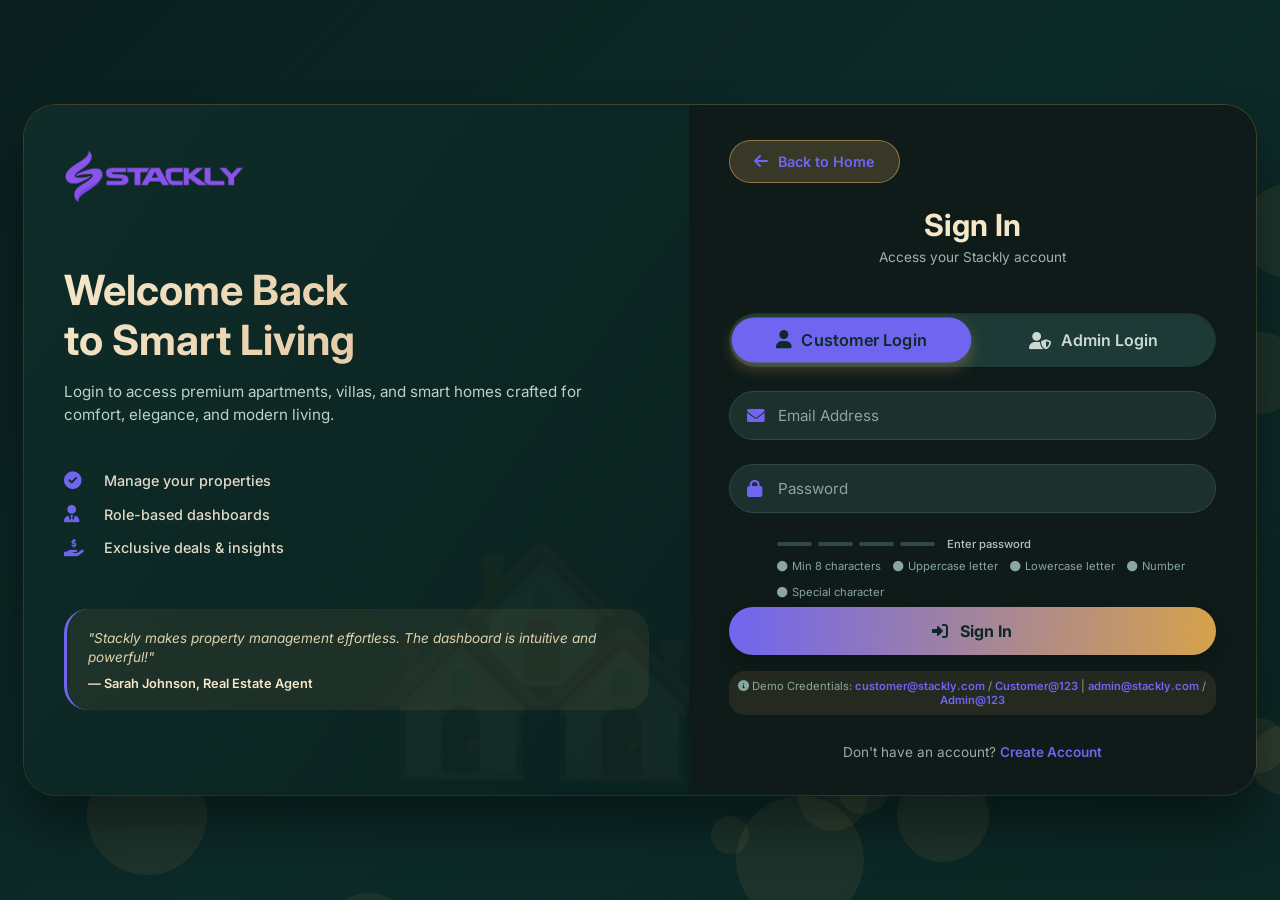
<file: login.html>
<!DOCTYPE html>
<html lang="en">
<head>
    <meta charset="UTF-8">
    <meta name="viewport" content="width=device-width, initial-scale=1.0, user-scalable=no">
    <title>Stackly | Login - Smart Real Estate</title>
    <!-- Google Fonts & Font Awesome -->
    <link href="https://fonts.googleapis.com/css2?family=Inter:opsz,wght@14..32,300;14..32,400;14..32,500;14..32,600;14..32,700;14..32,800&display=swap" rel="stylesheet">
    <link rel="stylesheet" href="https://cdnjs.cloudflare.com/ajax/libs/font-awesome/6.0.0-beta3/css/all.min.css">
    <style>
        * {
            margin: 0;
            padding: 0;
            box-sizing: border-box;
        }

        body {
            font-family: 'Inter', sans-serif;
            background: linear-gradient(135deg, #0a1f1e 0%, #0c2a28 50%, #0b2623 100%);
            min-height: 100vh;
            display: flex;
            align-items: center;
            justify-content: center;
            padding: 1.5rem;
            position: relative;
            overflow-x: hidden;
        }

        /* animated background particles */
        .bg-shapes {
            position: fixed;
            top: 0;
            left: 0;
            width: 100%;
            height: 100%;
            overflow: hidden;
            z-index: 0;
            pointer-events: none;
        }

        .bg-shapes span {
            position: absolute;
            display: block;
            background: rgba(228, 179, 99, 0.08);
            border-radius: 50%;
            animation: floatShape 20s infinite linear;
            pointer-events: none;
        }

        @keyframes floatShape {
            0% {
                transform: translateY(0) rotate(0deg);
                opacity: 0.2;
            }
            50% {
                transform: translateY(-80px) rotate(180deg);
                opacity: 0.5;
            }
            100% {
                transform: translateY(0) rotate(360deg);
                opacity: 0.2;
            }
        }

        /* main card container */
        .login-container {
            width: 100%;
            max-width: 1300px;
            background: rgba(18, 30, 29, 0.7);
            backdrop-filter: blur(12px);
            border-radius: 2rem;
            box-shadow: 0 30px 50px rgba(0, 0, 0, 0.4), 0 0 0 1px rgba(228, 179, 99, 0.25);
            overflow: hidden;
            display: flex;
            flex-wrap: wrap;
            z-index: 10;
            animation: fadeSlideUp 0.7s cubic-bezier(0.2, 0.9, 0.4, 1.1);
            position: relative;
        }

        @keyframes fadeSlideUp {
            0% {
                opacity: 0;
                transform: translateY(40px);
            }
            100% {
                opacity: 1;
                transform: translateY(0);
            }
        }

        /* left branding side */
        .brand-side {
            flex: 1.2;
            background: linear-gradient(125deg, #0f2c28 0%, #0a221f 100%);
            padding: 2.8rem 2.5rem;
            display: flex;
            flex-direction: column;
            justify-content: space-between;
            position: relative;
            overflow: hidden;
            min-height: 100%;
        }

        .brand-side::after {
            content: "🏘️";
            font-size: 18rem;
            opacity: 0.04;
            position: absolute;
            bottom: -2rem;
            right: -2rem;
            pointer-events: none;
        }

        /* Logo with image */
      
        .brand-content {
            flex: 1;
            display: flex;
            flex-direction: column;
            justify-content: center;
            margin: 1rem 0;
        }

        .tagline {
            margin: 1.5rem 0 1rem 0;
        }

        .tagline h1 {
            font-size: 2.6rem;
            font-weight: 700;
            background: linear-gradient(120deg, #F5E7C8, #D9B48B);
            background-clip: text;
            -webkit-background-clip: text;
            color: transparent;
            line-height: 1.2;
        }

        .tagline p {
            color: #bcd0cc;
            margin-top: 1rem;
            font-size: 0.95rem;
            line-height: 1.5;
            max-width: 95%;
        }

        .feature-list {
            margin: 1.8rem 0;
            list-style: none;
        }

        .feature-list li {
            display: flex;
            align-items: center;
            gap: 12px;
            margin-bottom: 1rem;
            color: #e2d9c8;
            font-weight: 500;
            font-size: 0.9rem;
        }

        .feature-list li i {
            color: #7065F0;
            font-size: 1.1rem;
            width: 28px;
        }

        .testimonial {
            background: rgba(228, 179, 99, 0.08);
            padding: 1.2rem 1.3rem;
            border-radius: 1.5rem;
            backdrop-filter: blur(4px);
            border-left: 3px solid #7065F0;
            margin-top: 0.5rem;
        }

        .testimonial p {
            font-style: italic;
            color: #dfd3b0;
            font-size: 0.85rem;
            line-height: 1.4;
        }

        .testimonial span {
            display: block;
            margin-top: 0.6rem;
            font-weight: 600;
            color: #F5E7C8;
            font-size: 0.8rem;
        }

        /* right form side */
        .form-side {
            flex: 1;
            padding: 2.2rem 2.5rem;
            background: rgba(15, 28, 26, 0.85);
            backdrop-filter: blur(8px);
            display: flex;
            flex-direction: column;
            justify-content: center;
        }

        /* Back to Home Button */
        .back-home-btn {
            display: inline-flex;
            align-items: center;
            gap: 10px;
            background: rgba(228, 179, 99, 0.2);
            backdrop-filter: blur(8px);
            border: 1.5px solid rgba(228, 179, 99, 0.5);
            padding: 0.75rem 1.5rem;
            border-radius: 50px;
            color: #7065F0;
            font-weight: 600;
            font-size: 0.9rem;
            cursor: pointer;
            transition: all 0.3s ease;
            text-decoration: none;
            font-family: 'Inter', sans-serif;
            margin-bottom: 1.5rem;
            width: fit-content;
        }

        .back-home-btn:hover {
            background: rgba(228, 179, 99, 0.35);
            transform: translateY(-2px);
            border-color: #7065F0;
            color: #f5e7c8;
            box-shadow: 0 4px 12px rgba(228, 179, 99, 0.2);
        }

        .back-home-btn i {
            font-size: 1rem;
        }

        .form-header {
            text-align: center;
            margin-bottom: 2rem;
        }

        .form-header h2 {
            font-size: 1.9rem;
            font-weight: 700;
            color: #F5E7C8;
        }

        .form-header p {
            color: #9eb3ae;
            margin-top: 0.4rem;
            font-size: 0.85rem;
        }

        /* Role Selector - Login Role */
        .role-selector {
            background: #1E3A36;
            border-radius: 100px;
            display: flex;
            padding: 5px;
            margin: 1rem 0 1.5rem;
            gap: 8px;
            box-shadow: inset 0 1px 2px rgba(0,0,0,0.2), 0 2px 5px rgba(0,0,0,0.1);
        }

        .role-option {
            flex: 1;
            text-align: center;
            padding: 12px 0;
            border-radius: 60px;
            font-weight: 600;
            cursor: pointer;
            transition: all 0.3s ease;
            background: transparent;
            color: #cbd8d3;
            font-size: 1rem;
            display: flex;
            align-items: center;
            justify-content: center;
            gap: 10px;
        }

        .role-option i {
            font-size: 1.1rem;
        }

        .role-option.active {
            background: #7065F0;
            color: #0e2a26;
            box-shadow: 0 6px 14px rgba(228, 179, 99, 0.3);
            transform: scale(1.02);
        }

        /* input group modern */
        .input-group {
            margin-bottom: 1.5rem;
            position: relative;
        }

        .input-group input {
            width: 100%;
            padding: 14px 18px 14px 48px;
            background: #1C302E;
            border: 1.5px solid #2F4A46;
            border-radius: 1.8rem;
            font-size: 0.95rem;
            color: #F5F0E0;
            transition: all 0.2s;
            outline: none;
            font-family: 'Inter', sans-serif;
        }

        .input-group input:focus {
            border-color: #7065F0;
            box-shadow: 0 0 0 3px rgba(228, 179, 99, 0.2);
            background: #1f3b38;
        }

        .input-group i {
            position: absolute;
            left: 18px;
            top: 50%;
            transform: translateY(-50%);
            color: #7065F0;
            font-size: 1.1rem;
            pointer-events: none;
        }

        /* password strength indicator */
        .password-strength {
            margin-top: 0.5rem;
            margin-left: 48px;
            display: flex;
            gap: 12px;
            align-items: center;
            flex-wrap: wrap;
        }

        .strength-bar {
            display: flex;
            gap: 6px;
        }

        .strength-bar span {
            width: 35px;
            height: 4px;
            background: #2F4A46;
            border-radius: 4px;
            transition: all 0.3s ease;
        }

        .strength-text {
            font-size: 0.7rem;
            color: #b2c7c1;
            font-weight: 500;
        }

        .password-requirements {
            margin-left: 48px;
            margin-top: 0.5rem;
            font-size: 0.7rem;
            color: #8aa6a0;
            display: flex;
            flex-wrap: wrap;
            gap: 12px;
        }

        .password-requirements span {
            display: inline-flex;
            align-items: center;
            gap: 5px;
        }

        .password-requirements i {
            font-size: 0.65rem;
        }

        .req-met {
            color: #6fcf97;
        }

        .req-unmet {
            color: #ff8866;
        }

        /* error message styling */
        .error-msg {
            font-size: 0.7rem;
            color: #ffaa77;
            margin-top: 0.3rem;
            margin-left: 1rem;
            display: flex;
            align-items: center;
            gap: 5px;
        }

        .error-msg i {
            font-size: 0.65rem;
            color: #ffaa77;
            position: static;
            transform: none;
        }

        .input-group.error input {
            border-color: #ff8866;
            background: #2a2a2a;
        }

        .login-btn {
            width: 100%;
            padding: 14px;
            background: linear-gradient(95deg, #7065F0, #d6a24a);
            border: none;
            border-radius: 3rem;
            font-weight: 700;
            font-size: 1rem;
            color: #0d2925;
            cursor: pointer;
            transition: all 0.3s;
            display: flex;
            align-items: center;
            justify-content: center;
            gap: 12px;
            font-family: 'Inter', sans-serif;
            box-shadow: 0 8px 18px rgba(0,0,0,0.2);
            margin-top: 0.5rem;
        }

        .login-btn:hover {
            background: linear-gradient(95deg, #f0c27b, #7065F0);
            transform: translateY(-2px);
            box-shadow: 0 12px 22px rgba(228, 179, 99, 0.4);
        }

        .login-btn:disabled {
            opacity: 0.7;
            cursor: not-allowed;
            transform: none;
        }

        .register-redirect {
            text-align: center;
            margin-top: 1.8rem;
            font-size: 0.85rem;
            color: #98ada7;
        }

        .register-redirect a {
            color: #7065F0;
            text-decoration: none;
            font-weight: 600;
            transition: 0.2s;
        }

        .register-redirect a:hover {
            text-decoration: underline;
        }

        /* animated toast message */
        .toast-msg {
            position: fixed;
            bottom: 30px;
            left: 50%;
            transform: translateX(-50%) scale(0.9);
            background: #1f2f2c;
            backdrop-filter: blur(12px);
            color: #f5e7c8;
            padding: 12px 28px;
            border-radius: 60px;
            font-weight: 500;
            box-shadow: 0 10px 25px rgba(0,0,0,0.3);
            border-left: 5px solid #7065F0;
            opacity: 0;
            transition: all 0.3s ease;
            pointer-events: none;
            z-index: 200;
            font-size: 0.9rem;
            white-space: nowrap;
        }

        .toast-msg.show {
            opacity: 1;
            transform: translateX(-50%) scale(1);
        }

        @media (max-width: 850px) {
            .login-container {
                flex-direction: column;
                max-width: 550px;
            }
            .brand-side {
                padding: 1.8rem;
            }
            .form-side {
                padding: 1.8rem;
            }
            .back-home-btn {
                padding: 0.6rem 1.2rem;
                font-size: 0.85rem;
                margin-bottom: 1rem;
            }
            .toast-msg {
                white-space: nowrap;
                font-size: 0.8rem;
                padding: 10px 20px;
            }
            .role-option {
                padding: 10px 0;
                font-size: 0.9rem;
            }
            .tagline h1 {
                font-size: 2rem;
            }
            .strength-bar span {
                width: 25px;
            }
        }

        ::placeholder {
            color: #8aa6a0;
            font-weight: 400;
        }

        /* Hide any default header */
        header, .main-header, nav:not(.role-selector) {
            display: none;
        }

        .demo-hint {
            text-align: center;
            margin-top: 1rem;
            font-size: 0.7rem;
            color: #8aa6a0;
            background: rgba(228, 179, 99, 0.1);
            padding: 0.5rem;
            border-radius: 1rem;
        }

        .demo-hint span {
            color: #7065F0;
            font-weight: 600;
        }

               .logo {
    display: flex;
    align-items: center;
    gap: 12px;
}

.logo-img {
    width: 180px;
    height: 52px;
}

    </style>
</head>
<body>
    <div class="bg-shapes" id="bgShapes"></div>

    <div class="login-container">
        <!-- Left side - branding -->
        <div class="brand-side">
                      <div class="logo">
    <img src="assets/img/logo.webp" alt="STACKLY Logo" class="logo-img">
</div>
            
            <div class="brand-content">
                <div class="tagline">
                    <h1>Welcome Back<br>to Smart Living</h1>
                    <p>Login to access premium apartments, villas, and smart homes crafted for comfort, elegance, and modern living.</p>
                </div>
                <ul class="feature-list">
                    <li><i class="fas fa-check-circle"></i> Manage your properties</li>
                    <li><i class="fas fa-user-tie"></i> Role-based dashboards</li>
                    <li><i class="fas fa-hand-holding-usd"></i> Exclusive deals & insights</li>
                </ul>
                <div class="testimonial">
                    <p>"Stackly makes property management effortless. The dashboard is intuitive and powerful!"</p>
                    <span>— Sarah Johnson, Real Estate Agent</span>
                </div>
            </div>
        </div>

        <!-- Right side - login form with role selection -->
        <div class="form-side">
            <!-- Back to Home Button -->
            <a href="#" class="back-home-btn" id="backHomeBtn">
                <i class="fas fa-arrow-left"></i> Back to Home
            </a>

            <div class="form-header">
                <h2>Sign In</h2>
                <p>Access your Stackly account</p>
            </div>

            <!-- Role Selector for Login -->
            <div class="role-selector" id="roleSelector">
                <div class="role-option active" data-role="customer">
                    <i class="fas fa-user"></i> <span>Customer Login</span>
                </div>
                <div class="role-option" data-role="admin">
                    <i class="fas fa-user-shield"></i> <span>Admin Login</span>
                </div>
            </div>

            <form id="loginForm">
                <div class="input-group" id="emailGroup">
                    <i class="fas fa-envelope"></i>
                    <input type="email" id="email" placeholder="Email Address" autocomplete="off">
                </div>

                <div class="input-group" id="passwordGroup">
                    <i class="fas fa-lock"></i>
                    <input type="password" id="password" placeholder="Password">
                </div>
                
                <!-- Password Strength Indicator -->
                <div class="password-strength" id="passwordStrength">
                    <div class="strength-bar" id="strengthBar">
                        <span></span><span></span><span></span><span></span>
                    </div>
                    <span class="strength-text" id="strengthText">Enter password</span>
                </div>
                
                <!-- Password Requirements -->
                <div class="password-requirements" id="passwordRequirements">
                    <span id="reqLength"><i class="fas fa-circle"></i> Min 8 characters</span>
                    <span id="reqUpper"><i class="fas fa-circle"></i> Uppercase letter</span>
                    <span id="reqLower"><i class="fas fa-circle"></i> Lowercase letter</span>
                    <span id="reqNumber"><i class="fas fa-circle"></i> Number</span>
                    <span id="reqSpecial"><i class="fas fa-circle"></i> Special character</span>
                </div>

                <button type="submit" class="login-btn" id="loginBtn">
                    <i class="fas fa-sign-in-alt"></i> Sign In
                </button>
            </form>
            
            <div class="demo-hint">
                <i class="fas fa-info-circle"></i> Demo Credentials: <span>customer@stackly.com</span> / <span>Customer@123</span> | <span>admin@stackly.com</span> / <span>Admin@123</span>
            </div>
            
            <div class="register-redirect">
                Don't have an account? <a href="register.html">Create Account</a>
            </div>
        </div>
    </div>

    <div id="toastMsg" class="toast-msg">✨ Welcome back!</div>

    <script>
        // create animated floating shapes
        function createShapes() {
            const container = document.getElementById('bgShapes');
            for (let i = 0; i < 20; i++) {
                const span = document.createElement('span');
                const size = Math.floor(Math.random() * 120) + 30;
                span.style.width = size + 'px';
                span.style.height = size + 'px';
                span.style.left = Math.random() * 100 + '%';
                span.style.top = Math.random() * 100 + '%';
                const duration = 15 + Math.random() * 25;
                span.style.animation = `floatShape ${duration}s infinite ease-in-out`;
                span.style.animationDelay = Math.random() * 15 + 's';
                container.appendChild(span);
            }
        }
        createShapes();

        // DOM elements
        const email = document.getElementById('email');
        const password = document.getElementById('password');
        const loginBtn = document.getElementById('loginBtn');
        const form = document.getElementById('loginForm');
        const toast = document.getElementById('toastMsg');
        
        // Role selection elements
        const roleOptions = document.querySelectorAll('.role-option');
        let selectedRole = 'customer';

        // Password validation functions
        function validatePasswordStrength(pwd) {
            const requirements = {
                length: pwd.length >= 8,
                upper: /[A-Z]/.test(pwd),
                lower: /[a-z]/.test(pwd),
                number: /[0-9]/.test(pwd),
                special: /[^A-Za-z0-9]/.test(pwd)
            };
            
            const strength = Object.values(requirements).filter(Boolean).length;
            return { requirements, strength };
        }

        function updatePasswordStrengthIndicator(pwd) {
            const { requirements, strength } = validatePasswordStrength(pwd);
            const strengthBarSpans = document.querySelectorAll('#strengthBar span');
            const strengthText = document.getElementById('strengthText');
            
            // Reset bars
            strengthBarSpans.forEach(span => {
                span.style.background = '#2F4A46';
            });
            
            if (pwd.length === 0) {
                strengthText.innerText = 'Enter password';
                strengthText.style.color = '#b2c7c1';
                return;
            }
            
            // Update strength bars
            let level = 0;
            if (strength === 1 || strength === 2) level = 1;
            else if (strength === 3) level = 2;
            else if (strength === 4) level = 3;
            else if (strength === 5) level = 4;
            
            for (let i = 0; i < level; i++) {
                if (i === 0) strengthBarSpans[i].style.background = '#ff8866';
                else if (i === 1) strengthBarSpans[i].style.background = '#ffaa66';
                else if (i === 2) strengthBarSpans[i].style.background = '#7065F0';
                else if (i === 3) strengthBarSpans[i].style.background = '#6fcf97';
            }
            
            // Update strength text
            if (level === 1) {
                strengthText.innerText = 'Weak';
                strengthText.style.color = '#ff8866';
            } else if (level === 2) {
                strengthText.innerText = 'Fair';
                strengthText.style.color = '#ffaa66';
            } else if (level === 3) {
                strengthText.innerText = 'Good';
                strengthText.style.color = '#7065F0';
            } else if (level === 4) {
                strengthText.innerText = 'Strong';
                strengthText.style.color = '#6fcf97';
            }
            
            // Update requirement indicators
            const reqLength = document.getElementById('reqLength');
            const reqUpper = document.getElementById('reqUpper');
            const reqLower = document.getElementById('reqLower');
            const reqNumber = document.getElementById('reqNumber');
            const reqSpecial = document.getElementById('reqSpecial');
            
            reqLength.className = requirements.length ? 'req-met' : 'req-unmet';
            reqUpper.className = requirements.upper ? 'req-met' : 'req-unmet';
            reqLower.className = requirements.lower ? 'req-met' : 'req-unmet';
            reqNumber.className = requirements.number ? 'req-met' : 'req-unmet';
            reqSpecial.className = requirements.special ? 'req-met' : 'req-unmet';
            
            reqLength.innerHTML = requirements.length ? '<i class="fas fa-check-circle"></i> Min 8 characters' : '<i class="fas fa-circle"></i> Min 8 characters';
            reqUpper.innerHTML = requirements.upper ? '<i class="fas fa-check-circle"></i> Uppercase letter' : '<i class="fas fa-circle"></i> Uppercase letter';
            reqLower.innerHTML = requirements.lower ? '<i class="fas fa-check-circle"></i> Lowercase letter' : '<i class="fas fa-circle"></i> Lowercase letter';
            reqNumber.innerHTML = requirements.number ? '<i class="fas fa-check-circle"></i> Number' : '<i class="fas fa-circle"></i> Number';
            reqSpecial.innerHTML = requirements.special ? '<i class="fas fa-check-circle"></i> Special character' : '<i class="fas fa-circle"></i> Special character';
        }

        // Role selection handler
        function updateRoleUI(role) {
            roleOptions.forEach(opt => {
                const roleVal = opt.getAttribute('data-role');
                if (roleVal === role) {
                    opt.classList.add('active');
                } else {
                    opt.classList.remove('active');
                }
            });
            selectedRole = role;
        }

        roleOptions.forEach(opt => {
            opt.addEventListener('click', () => {
                const role = opt.getAttribute('data-role');
                updateRoleUI(role);
            });
        });

        // Helper: show toast message
        function showMessage(text, isError = false) {
            toast.textContent = text;
            toast.style.borderLeftColor = isError ? '#ff8866' : '#7065F0';
            toast.style.backgroundColor = isError ? '#2e2420' : '#1f2f2c';
            toast.classList.add('show');
            setTimeout(() => {
                toast.classList.remove('show');
            }, 3000);
        }

        // Email validation
        function isValidEmail(emailStr) {
            const re = /^[a-zA-Z0-9._%+-]+@[a-zA-Z0-9.-]+\.[a-zA-Z]{2,}$/;
            return re.test(emailStr);
        }

        // Remove error styling helper
        function removeError(groupId) {
            const group = document.getElementById(groupId);
            if (group) group.classList.remove('error');
            const existingErr = group?.querySelector('.error-msg');
            if (existingErr) existingErr.remove();
        }

        function showError(groupId, message) {
            const group = document.getElementById(groupId);
            if (!group) return;
            group.classList.add('error');
            let errMsg = group.querySelector('.error-msg');
            if (!errMsg) {
                errMsg = document.createElement('div');
                errMsg.className = 'error-msg';
                group.appendChild(errMsg);
            }
            errMsg.innerHTML = `<i class="fas fa-exclamation-circle"></i> ${message}`;
        }

        // Main validation for login with strong password
        function validateForm() {
            let isValid = true;
            
            removeError('emailGroup');
            removeError('passwordGroup');
            
            // Email validation
            const emailValue = email.value.trim();
            if (!emailValue) {
                showError('emailGroup', 'Email address is required');
                isValid = false;
            } else if (!isValidEmail(emailValue)) {
                showError('emailGroup', 'Enter a valid email address');
                isValid = false;
            }
            
            // Password validation - STRONG PASSWORD REQUIREMENTS
            const passwordValue = password.value;
            if (!passwordValue) {
                showError('passwordGroup', 'Password is required');
                isValid = false;
            } else {
                const { requirements, strength } = validatePasswordStrength(passwordValue);
                if (!requirements.length) {
                    showError('passwordGroup', 'Password must be at least 8 characters');
                    isValid = false;
                } else if (!requirements.upper) {
                    showError('passwordGroup', 'Password must contain at least one uppercase letter');
                    isValid = false;
                } else if (!requirements.lower) {
                    showError('passwordGroup', 'Password must contain at least one lowercase letter');
                    isValid = false;
                } else if (!requirements.number) {
                    showError('passwordGroup', 'Password must contain at least one number');
                    isValid = false;
                } else if (!requirements.special) {
                    showError('passwordGroup', 'Password must contain at least one special character (!@#$%^&* etc.)');
                    isValid = false;
                }
            }
            
            return isValid;
        }

   form.addEventListener('submit', (e) => {
    e.preventDefault();

    if (!validateForm()) {
        showMessage('Please fix the errors above', true);
        return;
    }

    const emailValue = email.value.trim();

    const userSession = {
        email: emailValue,
        role: selectedRole,
        firstName: emailValue.split('@')[0],
        loginTime: new Date().toLocaleString()
    };

    sessionStorage.setItem('currentUser', JSON.stringify(userSession));
    sessionStorage.setItem('isLoggedIn', 'true');

    showMessage(`✅ Welcome to Dashboard! Redirecting...`);

    loginBtn.innerHTML = '<i class="fas fa-spinner fa-pulse"></i> Signing In...';
    loginBtn.disabled = true;

    setTimeout(() => {
        if (selectedRole === 'admin') {
            window.location.href = 'admin-dashboard.html';
        } else {
            window.location.href = 'user-dashboard.html';
        }
    }, 1200);
});    
   
        
        // Back to Home button
        const backHomeBtn = document.getElementById('backHomeBtn');
        backHomeBtn.addEventListener('click', (e) => {
            e.preventDefault();
            window.location.href = 'index.html';
        });
        
        // Real-time password strength check
        password.addEventListener('input', () => {
            updatePasswordStrengthIndicator(password.value);
            removeError('passwordGroup');
        });
        
     
password.addEventListener('input', () => {
    removeError('passwordGroup');

    const passwordValue = password.value;

    if (!passwordValue) {
        showError('passwordGroup', 'Password is required');
        return;
    }

    const { requirements } = validatePasswordStrength(passwordValue);

    if (!requirements.length) {
        showError('passwordGroup', 'Minimum 8 characters required');
    } else if (!requirements.upper) {
        showError('passwordGroup', 'At least one uppercase letter required');
    } else if (!requirements.lower) {
        showError('passwordGroup', 'At least one lowercase letter required');
    } else if (!requirements.number) {
        showError('passwordGroup', 'At least one number required');
    } else if (!requirements.special) {
        showError('passwordGroup', 'At least one special character required');
    }
});
        // Initialize
        updateRoleUI('customer');
        updatePasswordStrengthIndicator('');
        
        console.log('Stackly Login Page — Strong password validation enabled');
    </script>
</body>
</html>
</file>
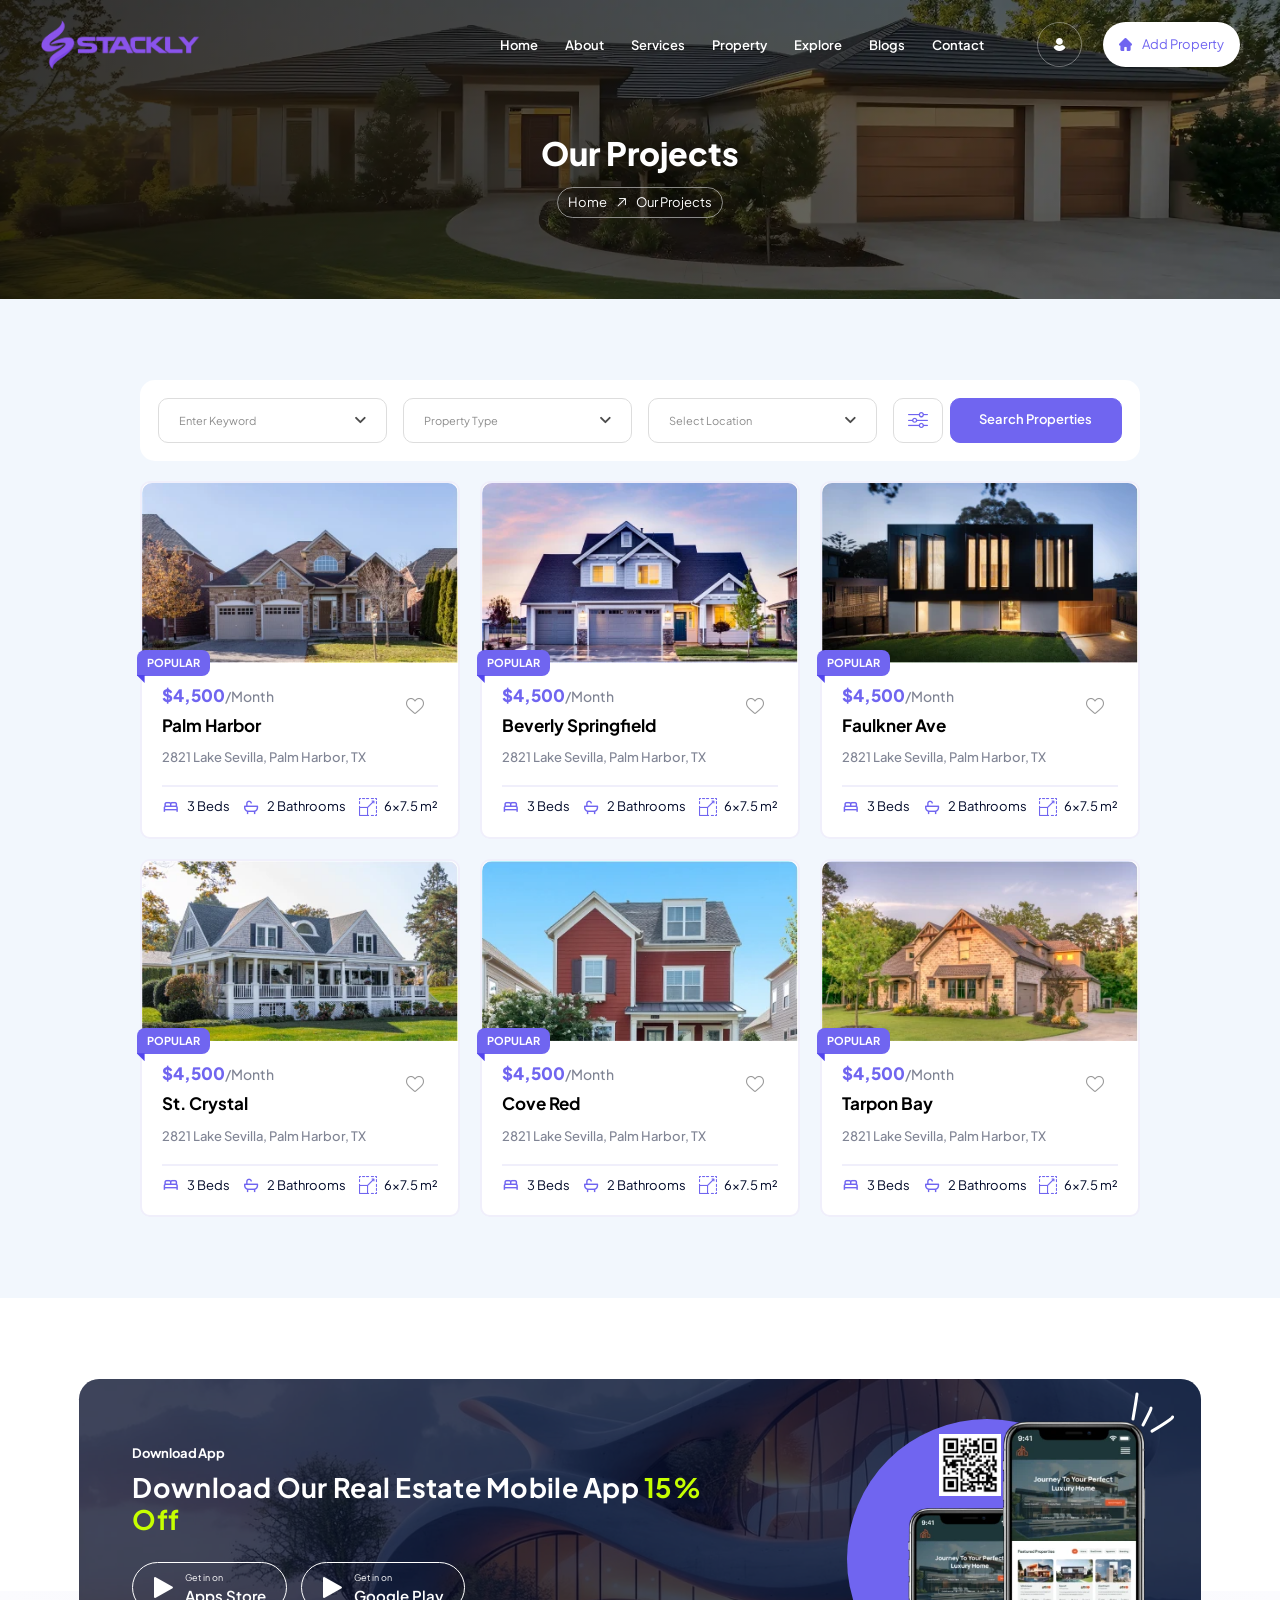
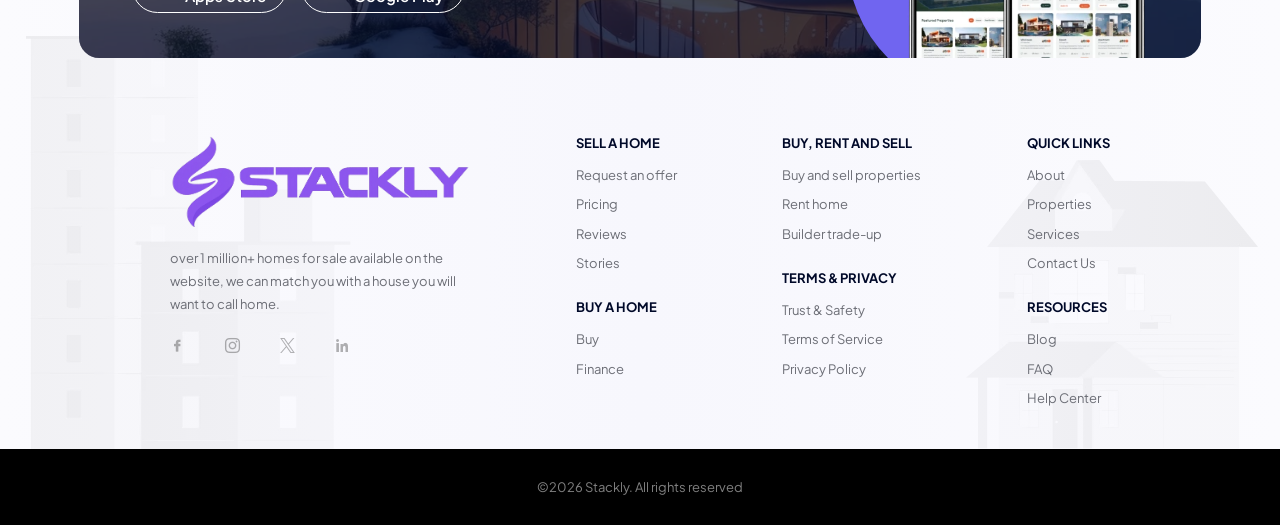
<file: projects.html>
<!DOCTYPE html>
<html lang="en">
<head>
    <meta charset="UTF-8">
    <meta name="viewport" content="width=device-width, initial-scale=1.0">
    <title>Stackly - Real Estate</title>

    <!-- libraries CSS -->
    <link rel="stylesheet" href="assets/icon/flaticon_real_estate.css">
    <link rel="stylesheet" href="assets/vendor/bootstrap/bootstrap.min.css">
    <link rel="stylesheet" href="assets/vendor/splide/splide.min.css">
    <link rel="stylesheet" href="assets/vendor/swiper/swiper-bundle.min.css">
    <link rel="stylesheet" href="assets/vendor/slim-select/slimselect.css">
    <link rel="stylesheet" href="assets/vendor/animate-wow/animate.min.css">

    <!-- custom CSS -->
    <link rel="stylesheet" href="assets/css/style.css">
</head>

<body>


    <!-- SIDEBAR SECTION START -->
    <div class="ul-sidebar">
        <!-- header -->
        <div class="ul-sidebar-header">
            <div class="ul-sidebar-header-logo">
                <a href="index.html">
                    <img src="assets/img/logo.webp" alt="logo" class="logo">
                </a>
            </div>
            <!-- sidebar closer -->
            <button class="ul-sidebar-closer"><i class="flaticon-close"></i></button>
        </div>

        <div class="ul-sidebar-header-nav-wrapper d-block d-lg-none"></div>

        <!-- sidebar footer -->
        <div class="ul-sidebar-footer">
            <span class="ul-sidebar-footer-title">Follow us</span>

            <div class="ul-sidebar-footer-social">
                <a href="404.html"><i class="flaticon-facebook"></i></a>
                <a href="404.html"><i class="flaticon-twitter"></i></a>
                <a href="404.html"><i class="flaticon-instagram"></i></a>
                <a href="404.html"><i class="flaticon-linkedin"></i></a>
            </div>
        </div>
    </div>
    <!-- SIDEBAR SECTION END -->

    <!-- HEADER SECTION START -->
    <header class="ul-header ul-header--home">
        <div class="ul-header-bottom">
            <div class="ul-header-bottom-wrapper">
                <!-- header left -->
                <div class="header-bottom-left">
                    <div class="logo-container">
                        <a href="index.html" class="d-inline-block"><img src="assets/img/logo.webp" alt="logo" class="logo"></a>
                    </div>
                </div>

                <!-- header nav -->
                <div class="ul-header-nav-wrapper">
                    <div class="to-go-to-sidebar-in-mobile">
                        <nav class="ul-header-nav">
                           <a href="index.html">Home</a>
                            <a href="about.html">About</a>
                           <a href="services.html">Services</a>
                           <a href="projects.html">Property</a>
                           <a href="how-it-works.html">Explore</a>
                           <a href="blog.html">Blogs</a>
                            <a href="contact.html">Contact</a>
                        </nav>
                    </div>
                </div>

                <!-- actions -->
                <div class="ul-header-actions">
                    <a href="login.html">
    <button>
        <i class="flaticon-user"></i>
    </button>
</a>
<a href="register.html" class="mobile-home-btn">
    <i class="flaticon-home"></i>
</a>
                    <a href="register.html" class="add-property-btn d-xxs-none"><i class="flaticon-home"></i> Add Property</a>
                    <button class="ul-header-sidebar-opener"><i class="flaticon-menu-button"></i></button>
                </div>

                <!-- sidebar opener -->
                <div class="d-none">
                    <button class="ul-header-sidebar-opener"><i class="flaticon-menu-button"></i></button>
                </div>
            </div>
        </div>
    </header>
    <!-- HEADER SECTION END -->


    <main>
        <!-- BREADCRUMB SECTION START -->
        <div class="ul-breadcrumb">
            <div class="wow animate__fadeInUp">
                <h2 class="ul-breadcrumb-title">Our Projects</h2>
                <div class="ul-breadcrumb-nav">
                    <a href="index.html">Home</a>
                    <span class="separator"><i class="flaticon-aro-left"></i></span>
                    <span class="current-page">Our Projects</span>
                </div>
            </div>
        </div>
        <!-- BREADCRUMB SECTION END -->

        <div class="ul-inner-page-content-wrapper ul-projects-page-content-wrapper">
            <div class="ul-inner-page-container">
                <!-- search filters -->
                <form action="#" class="ul-projects-search-filters">
                    <div class="row row-cols-lg-4 row-cols-sm-3 row-cols-2 row-cols-xxs-1 justify-content-center wow animate__fadeInUp">
                        <div class="col">
                            <select name="keyword" id="keyword">
                                <option data-placeholder="true">Enter Keyword</option>
                                <option value="01">Keyword 01</option>
                                <option value="02">Keyword 02</option>
                                <option value="03">Keyword 03</option>
                            </select>
                        </div>
                        <div class="col">
                            <select name="property-type" id="property-type">
                                <option data-placeholder="true">Property Type</option>
                                <option value="apartment">Apartment</option>
                                <option value="office">Office</option>
                                <option value="villa">Villa</option>
                            </select>
                        </div>
                        <div class="col">
                            <select name="location" id="location">
                                <option data-placeholder="true">Select Location</option>
                                <option value="los-angeles">LA</option>
                                <option value="san-francisco">San Francisco</option>
                                <option value="new-york">New York</option>
                            </select>
                        </div>
                        <div class="col">
                            <div class="ul-projects-search-filters-btns">
                                <button type="button" class="ul-projects-search-filters-expand-btn"><i class="flaticon-filter"></i></button>
                               <a href="404.html" class="ul-projects-search-filters-btn ul-btn">
    Search Properties
</a>
                            </div>
                        </div>
                    </div>

                    <div class="ul-projects-search-filters-row-2 row row-cols-lg-4 row-cols-sm-3 row-cols-2 row-cols-xxs-1 justify-content-center wow animate__fadeInUp">
                        <div class="col">
                            <select name="max-price" id="max-price">
                                <option data-placeholder="true">Max Price</option>
                                <option value="$300">$300</option>
                                <option value="$500">$500</option>
                                <option value="$700">$700</option>
                            </select>
                        </div>
                        <div class="col">
                            <select name="beds" id="beds">
                                <option data-placeholder="true">Beds</option>
                                <option value="3">3</option>
                                <option value="4">4</option>
                                <option value="5">5</option>
                            </select>
                        </div>
                        <div class="col">
                            <select name="floors" id="floors">
                                <option data-placeholder="true">Floors</option>
                                <option value="2">2</option>
                                <option value="3">3</option>
                                <option value="4">4</option>
                            </select>
                        </div>
                        <div class="col">
                            <select name="garages" id="garages">
                                <option data-placeholder="true">Garages</option>
                                <option value="2">2</option>
                                <option value="1">1</option>
                                <option value="0">0</option>
                            </select>
                        </div>
                    </div>
                </form>

                <!-- project cards grid -->
                <div class="row row-cols-md-3 row-cols-2 row-cols-xxs-1 ul-bs-row">
                    <!-- single project -->
                    <div class="col wow animate__fadeInUp">
                        <div class="ul-project">
                            <div class="ul-project-img"><img src="assets/img/project-1.webp" alt="Project Image"></div>
                            <div class="ul-project-txt">
                                <span class="ul-project-tag">Popular</span>
                                <div class="top">
                                    <div class="left">
                                        <span class="ul-project-price"><span class="number">$4,500</span>/Month</span>
                                        <a href="404.html" class="ul-project-title">Palm Harbor</a>
                                        <p class="ul-project-location">2821 Lake Sevilla, Palm Harbor, TX</p>
                                    </div>
                                    <div class="right">
                                        <button class="ul-project-add-to-favorites-btn"><i class="flaticon-heart"></i></button>
                                    </div>
                                </div>

                                <!-- bottom -->
                                <div class="ul-project-infos">
                                    <!-- single info -->
                                    <div class="ul-project-info">
                                        <span class="icon"><i class="flaticon-bed-color"></i></span>
                                        <span class="text">3 Beds</span>
                                    </div>
                                    <!-- single info -->
                                    <div class="ul-project-info">
                                        <span class="icon"><i class="flaticon-bath"></i></span>
                                        <span class="text">2 Bathrooms</span>
                                    </div>
                                    <!-- single info -->
                                    <div class="ul-project-info">
                                        <span class="icon"><i class="flaticon-scale"></i></span>
                                        <span class="text">6x7.5 m²</span>
                                    </div>
                                </div>
                            </div>
                        </div>
                    </div>

                    <!-- single project -->
                    <div class="col wow animate__fadeInUp">
                        <div class="ul-project">
                            <div class="ul-project-img"><img src="assets/img/project-2.webp" alt="Project Image"></div>
                            <div class="ul-project-txt">
                                <span class="ul-project-tag">Popular</span>
                                <div class="top">
                                    <div class="left">
                                        <span class="ul-project-price"><span class="number">$4,500</span>/Month</span>
                                        <a href="404.html" class="ul-project-title">Beverly Springfield</a>
                                        <p class="ul-project-location">2821 Lake Sevilla, Palm Harbor, TX</p>
                                    </div>
                                    <div class="right">
                                        <button class="ul-project-add-to-favorites-btn"><i class="flaticon-heart"></i></button>
                                    </div>
                                </div>

                                <!-- bottom -->
                                <div class="ul-project-infos">
                                    <!-- single info -->
                                    <div class="ul-project-info">
                                        <span class="icon"><i class="flaticon-bed-color"></i></span>
                                        <span class="text">3 Beds</span>
                                    </div>
                                    <!-- single info -->
                                    <div class="ul-project-info">
                                        <span class="icon"><i class="flaticon-bath"></i></span>
                                        <span class="text">2 Bathrooms</span>
                                    </div>
                                    <!-- single info -->
                                    <div class="ul-project-info">
                                        <span class="icon"><i class="flaticon-scale"></i></span>
                                        <span class="text">6x7.5 m²</span>
                                    </div>
                                </div>
                            </div>
                        </div>
                    </div>

                    <!-- single project -->
                    <div class="col wow animate__fadeInUp">
                        <div class="ul-project">
                            <div class="ul-project-img"><img src="assets/img/project-3.webp" alt="Project Image"></div>
                            <div class="ul-project-txt">
                                <span class="ul-project-tag">Popular</span>
                                <div class="top">
                                    <div class="left">
                                        <span class="ul-project-price"><span class="number">$4,500</span>/Month</span>
                                        <a href="404.html" class="ul-project-title">Faulkner Ave</a>
                                        <p class="ul-project-location">2821 Lake Sevilla, Palm Harbor, TX</p>
                                    </div>
                                    <div class="right">
                                        <button class="ul-project-add-to-favorites-btn"><i class="flaticon-heart"></i></button>
                                    </div>
                                </div>

                                <!-- bottom -->
                                <div class="ul-project-infos">
                                    <!-- single info -->
                                    <div class="ul-project-info">
                                        <span class="icon"><i class="flaticon-bed-color"></i></span>
                                        <span class="text">3 Beds</span>
                                    </div>
                                    <!-- single info -->
                                    <div class="ul-project-info">
                                        <span class="icon"><i class="flaticon-bath"></i></span>
                                        <span class="text">2 Bathrooms</span>
                                    </div>
                                    <!-- single info -->
                                    <div class="ul-project-info">
                                        <span class="icon"><i class="flaticon-scale"></i></span>
                                        <span class="text">6x7.5 m²</span>
                                    </div>
                                </div>
                            </div>
                        </div>
                    </div>

                    <!-- single project -->
                    <div class="col wow animate__fadeInUp">
                        <div class="ul-project">
                            <div class="ul-project-img"><img src="assets/img/project-4.webp" alt="Project Image"></div>
                            <div class="ul-project-txt">
                                <span class="ul-project-tag">Popular</span>
                                <div class="top">
                                    <div class="left">
                                        <span class="ul-project-price"><span class="number">$4,500</span>/Month</span>
                                        <a href="404.html" class="ul-project-title">St. Crystal</a>
                                        <p class="ul-project-location">2821 Lake Sevilla, Palm Harbor, TX</p>
                                    </div>
                                    <div class="right">
                                        <button class="ul-project-add-to-favorites-btn"><i class="flaticon-heart"></i></button>
                                    </div>
                                </div>

                                <!-- bottom -->
                                <div class="ul-project-infos">
                                    <!-- single info -->
                                    <div class="ul-project-info">
                                        <span class="icon"><i class="flaticon-bed-color"></i></span>
                                        <span class="text">3 Beds</span>
                                    </div>
                                    <!-- single info -->
                                    <div class="ul-project-info">
                                        <span class="icon"><i class="flaticon-bath"></i></span>
                                        <span class="text">2 Bathrooms</span>
                                    </div>
                                    <!-- single info -->
                                    <div class="ul-project-info">
                                        <span class="icon"><i class="flaticon-scale"></i></span>
                                        <span class="text">6x7.5 m²</span>
                                    </div>
                                </div>
                            </div>
                        </div>
                    </div>

                    <!-- single project -->
                    <div class="col wow animate__fadeInUp">
                        <div class="ul-project">
                            <div class="ul-project-img"><img src="assets/img/project-5.webp" alt="Project Image"></div>
                            <div class="ul-project-txt">
                                <span class="ul-project-tag">Popular</span>
                                <div class="top">
                                    <div class="left">
                                        <span class="ul-project-price"><span class="number">$4,500</span>/Month</span>
                                        <a href="404.html" class="ul-project-title">Cove Red</a>
                                        <p class="ul-project-location">2821 Lake Sevilla, Palm Harbor, TX</p>
                                    </div>
                                    <div class="right">
                                        <button class="ul-project-add-to-favorites-btn"><i class="flaticon-heart"></i></button>
                                    </div>
                                </div>

                                <!-- bottom -->
                                <div class="ul-project-infos">
                                    <!-- single info -->
                                    <div class="ul-project-info">
                                        <span class="icon"><i class="flaticon-bed-color"></i></span>
                                        <span class="text">3 Beds</span>
                                    </div>
                                    <!-- single info -->
                                    <div class="ul-project-info">
                                        <span class="icon"><i class="flaticon-bath"></i></span>
                                        <span class="text">2 Bathrooms</span>
                                    </div>
                                    <!-- single info -->
                                    <div class="ul-project-info">
                                        <span class="icon"><i class="flaticon-scale"></i></span>
                                        <span class="text">6x7.5 m²</span>
                                    </div>
                                </div>
                            </div>
                        </div>
                    </div>

                    <!-- single project -->
                    <div class="col wow animate__fadeInUp">
                        <div class="ul-project">
                            <div class="ul-project-img"><img src="assets/img/project-6.webp" alt="Project Image"></div>
                            <div class="ul-project-txt">
                                <span class="ul-project-tag">Popular</span>
                                <div class="top">
                                    <div class="left">
                                        <span class="ul-project-price"><span class="number">$4,500</span>/Month</span>
                                        <a href="404.html" class="ul-project-title">Tarpon Bay</a>
                                        <p class="ul-project-location">2821 Lake Sevilla, Palm Harbor, TX</p>
                                    </div>
                                    <div class="right">
                                        <button class="ul-project-add-to-favorites-btn"><i class="flaticon-heart"></i></button>
                                    </div>
                                </div>

                                <!-- bottom -->
                                <div class="ul-project-infos">
                                    <!-- single info -->
                                    <div class="ul-project-info">
                                        <span class="icon"><i class="flaticon-bed-color"></i></span>
                                        <span class="text">3 Beds</span>
                                    </div>
                                    <!-- single info -->
                                    <div class="ul-project-info">
                                        <span class="icon"><i class="flaticon-bath"></i></span>
                                        <span class="text">2 Bathrooms</span>
                                    </div>
                                    <!-- single info -->
                                    <div class="ul-project-info">
                                        <span class="icon"><i class="flaticon-scale"></i></span>
                                        <span class="text">6x7.5 m²</span>
                                    </div>
                                </div>
                            </div>
                        </div>
                    </div>
                </div>
            </div>
        </div>



        <!-- APP AD SECTION START -->
        <div class="ul-app-ad ul-app-ad--2 wow animate__fadeInUp">
            <div class="ul-app-ad-container">
                <div class="ul-app-ad-content">
                    <div class="row align-items-start gy-5">
                        <!-- txt -->
                        <div class="col-lg-7">
                            <div class="ul-app-ad-txt">
                                <span class="ul-section-sub-title">Download App</span>
                                <h2 class="ul-section-title">Download Our Real Estate Mobile App <span class="colored">15% Off</span></h2>
                                <div class="ul-app-ad-btns">
                                                                    <a href="404.html">
    <button>
        <i class="flaticon-play"></i>
        <span>
            <span class="sub-title">Get in on</span>
            <span class="title">Apps Store</span>
        </span>
    </button>
</a>

<a href="404.html">
    <button>
        <i class="flaticon-play"></i>
        <span>
            <span class="sub-title">Get in on</span>
            <span class="title">Google Play</span>
        </span>
    </button>
</a>
                                </div>
                            </div>
                        </div>

                        <!-- img -->
                        <div class="col-lg-5">
                            <div class="ul-app-ad-imgs">
                                <div class="ul-app-ad-img">
                                    <!-- qr code -->
                                    <img src="assets/img/app-ad-qr-code.webp" alt="QR Code" class="ul-app-ad-qr-code">
                                    <!-- app screenshot 1 -->
                                    <img src="assets/img/app-ad-ss-1.webp" alt="App screenshot" class="ul-app-ad-ss-1">
                                </div>
                                <div class="ul-app-ad-img">
                                    <!-- app screenshot 2 -->
                                    <img src="assets/img/app-ad-ss-2.webp" alt="App Screenshot" class="ul-app-ad-ss-2">
                                </div>

                                <!-- vector -->
                                <img src="assets/img/app-ad-img-vector.webp" alt="vector" class="vector">
                            </div>
                        </div>
                    </div>
                </div>
            </div>
        </div>
        <!-- APP AD SECTION END -->
    </main>


 <!-- FOOTER SECTION START -->
    <footer class="ul-footer">
        <div class="ul-footer-top">
            <div class="ul-container">
                <div class="ul-footer-top-wrapper wow animate__fadeInUp">
                    <!-- <div class="row ul-bs-row"> -->
                    <!-- <div class="col-4"> -->
                    <div class="ul-footer-about">
                        <a href="index.html"><img src="assets/img/logo.webp" alt="logo"></a>
                        <p class="ul-footer-about-txt">over 1 million+ homes for sale available on the website, we can match you with a house you will want to call home.</p>
                        <div class="ul-footer-socials">
                            <a href="404.html"><i class="flaticon-facebook"></i></a>
                            <a href="404.html"><i class="flaticon-instagram"></i></a>
                            <a href="404.html"><i class="flaticon-twitter"></i></a>
                            <a href="404.html"><i class="flaticon-linkedin"></i></a>
                        </div>
                    </div>
                    <!-- </div> -->

                    <!-- <div class="col-7"> -->
                    <div class="single-column">
                        <div class="ul-footer-widget">
                            <h3 class="ul-footer-widget-title">SELL A HOME</h3>

                            <div class="ul-footer-widget-links">
                                <a href="404.html">Request an offer</a>
                                <a href="404.html">Pricing</a>
                                <a href="404.html">Reviews</a>
                                <a href="404.html">Stories</a>
                            </div>
                        </div>
                        <div class="ul-footer-widget">
                            <h3 class="ul-footer-widget-title">BUY A HOME</h3>

                            <div class="ul-footer-widget-links">
                                <a href="404.html">Buy</a>
                                <a href="404.html">Finance</a>
                            </div>
                        </div>
                    </div>
                    <div class="single-column">
                        <div class="ul-footer-widget">
                            <h3 class="ul-footer-widget-title">BUY, RENT AND SELL</h3>

                            <div class="ul-footer-widget-links">
                                <a href="404.html">Buy and sell properties</a>
                                <a href="404.html">Rent home</a>
                                <a href="404.html">Builder trade-up</a>
                            </div>
                        </div>
                        <div class="ul-footer-widget">
                            <h3 class="ul-footer-widget-title">TERMS & PRIVACY</h3>

                            <div class="ul-footer-widget-links">
                                <a href="404.html">Trust & Safety</a>
                                <a href="404.html">Terms of Service</a>
                                <a href="404.html">Privacy Policy</a>
                            </div>
                        </div>
                    </div>
                    <div class="single-column">
                        <div class="ul-footer-widget">
                            <h3 class="ul-footer-widget-title">QUICK LINKS</h3>

                            <div class="ul-footer-widget-links">
                                <a href="about.html">About</a>
                                <a href="projects.html">Properties</a>
                                <a href="services.html">Services</a>
                                <a href="contact.html">Contact Us</a>
                            </div>
                        </div>
                        <div class="ul-footer-widget">
                            <h3 class="ul-footer-widget-title">RESOURCES</h3>

                            <div class="ul-footer-widget-links">
                                <a href="blog.html">Blog</a>
                                <a href="404.html">FAQ</a>
                                <a href="404.html">Help Center</a>
                            </div>
                        </div>
                    </div>
                    <!-- </div> -->
                    <!-- </div> -->
                </div>
            </div>
        </div>

        <!-- footer bottom -->
        <div class="ul-footer-bottom">
            <p class="copyright-txt">&copy;2026 Stackly. All rights reserved</p>
        </div>

        <!-- vector -->
        <div class="ul-footer-vectors">
            <img src="assets/img/footer-vector-img-1.webp" alt="Footer Image" class="ul-footer-vector-1">
            <img src="assets/img/footer-vector-img-2.webp" alt="Footer Image" class="ul-footer-vector-2">
        </div>
    </footer>
    <!-- FOOTER SECTION END -->



    <!-- libraries JS -->
    <script src="assets/vendor/bootstrap/bootstrap.bundle.min.js"></script>
    <script src="assets/vendor/splide/splide.min.js"></script>
    <script src="assets/vendor/splide/splide-extension-auto-scroll.min.js"></script>
    <script src="assets/vendor/swiper/swiper-bundle.min.js"></script>
    <script src="assets/vendor/slim-select/slimselect.min.js"></script>
    <script src="assets/vendor/animate-wow/wow.min.js"></script>
    <script src="assets/vendor/splittype/index.min.js"></script>
    <script src="assets/vendor/mixitup/mixitup.min.js"></script>
    <script src="assets/vendor/fslightbox/fslightbox.js"></script>

    <!-- custom JS -->
    <script src="assets/js/main.js"></script>
</body>
</html>
</file>
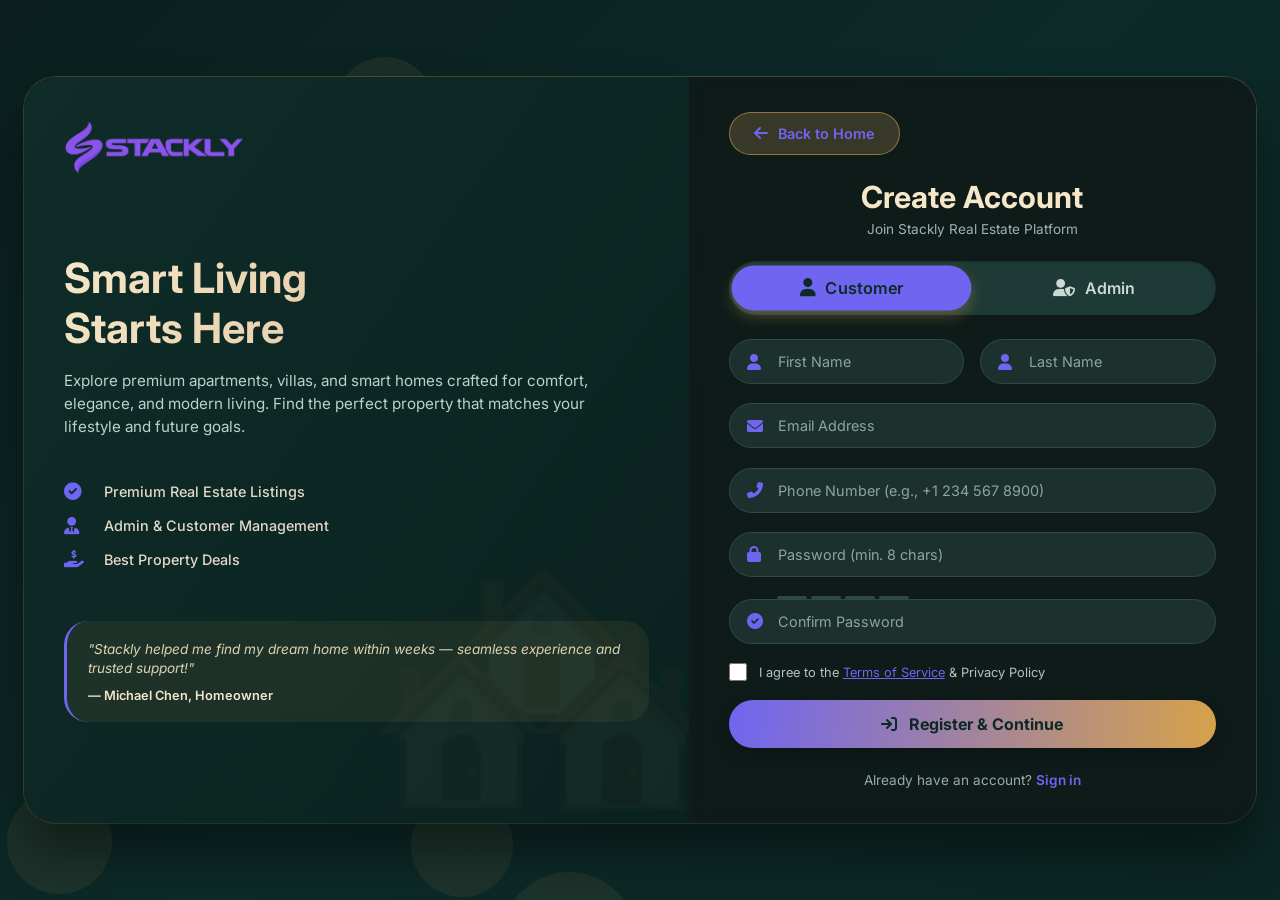
<file: register.html>
<!DOCTYPE html>
<html lang="en">
<head>
    <meta charset="UTF-8">
    <meta name="viewport" content="width=device-width, initial-scale=1.0, user-scalable=no">
    <title>Stackly | Register - Smart Real Estate</title>
    <!-- Google Fonts & Font Awesome -->
    <link href="https://fonts.googleapis.com/css2?family=Inter:opsz,wght@14..32,300;14..32,400;14..32,500;14..32,600;14..32,700;14..32,800&display=swap" rel="stylesheet">
    <link rel="stylesheet" href="https://cdnjs.cloudflare.com/ajax/libs/font-awesome/6.0.0-beta3/css/all.min.css">
    <style>
        * {
            margin: 0;
            padding: 0;
            box-sizing: border-box;
        }

        body {
            font-family: 'Inter', sans-serif;
            background: linear-gradient(135deg, #0a1f1e 0%, #0c2a28 50%, #0b2623 100%);
            min-height: 100vh;
            display: flex;
            align-items: center;
            justify-content: center;
            padding: 1.5rem;
            position: relative;
            overflow-x: hidden;
        }

        /* animated background particles */
        .bg-shapes {
            position: fixed;
            top: 0;
            left: 0;
            width: 100%;
            height: 100%;
            overflow: hidden;
            z-index: 0;
            pointer-events: none;
        }

        .bg-shapes span {
            position: absolute;
            display: block;
            background: rgba(228, 179, 99, 0.08);
            border-radius: 50%;
            animation: floatShape 20s infinite linear;
            pointer-events: none;
        }

        @keyframes floatShape {
            0% {
                transform: translateY(0) rotate(0deg);
                opacity: 0.2;
            }
            50% {
                transform: translateY(-80px) rotate(180deg);
                opacity: 0.5;
            }
            100% {
                transform: translateY(0) rotate(360deg);
                opacity: 0.2;
            }
        }

        /* main card container */
        .register-container {
            width: 100%;
            max-width: 1300px;
            background: rgba(18, 30, 29, 0.7);
            backdrop-filter: blur(12px);
            border-radius: 2rem;
            box-shadow: 0 30px 50px rgba(0, 0, 0, 0.4), 0 0 0 1px rgba(228, 179, 99, 0.25);
            overflow: hidden;
            display: flex;
            flex-wrap: wrap;
            z-index: 10;
            animation: fadeSlideUp 0.7s cubic-bezier(0.2, 0.9, 0.4, 1.1);
            position: relative;
        }

        @keyframes fadeSlideUp {
            0% {
                opacity: 0;
                transform: translateY(40px);
            }
            100% {
                opacity: 1;
                transform: translateY(0);
            }
        }

        /* left branding side - FIXED SPACING */
        .brand-side {
            flex: 1.2;
            background: linear-gradient(125deg, #0f2c28 0%, #0a221f 100%);
            padding: 2.8rem 2.5rem;
            display: flex;
            flex-direction: column;
            justify-content: space-between;
            position: relative;
            overflow: hidden;
            min-height: 100%;
        }

        .brand-side::after {
            content: "🏘️";
            font-size: 18rem;
            opacity: 0.04;
            position: absolute;
            bottom: -2rem;
            right: -2rem;
            pointer-events: none;
        }

        .brand-content {
            flex: 1;
            display: flex;
            flex-direction: column;
            justify-content: center;
            margin: 1rem 0;
        }

        .tagline {
            margin: 1.5rem 0 1rem 0;
        }

        .tagline h1 {
            font-size: 2.6rem;
            font-weight: 700;
            background: linear-gradient(120deg, #F5E7C8, #D9B48B);
            background-clip: text;
            -webkit-background-clip: text;
            color: transparent;
            line-height: 1.2;
        }

        .tagline p {
            color: #bcd0cc;
            margin-top: 1rem;
            font-size: 0.95rem;
            line-height: 1.5;
            max-width: 95%;
        }

        .feature-list {
            margin: 1.8rem 0;
            list-style: none;
        }

        .feature-list li {
            display: flex;
            align-items: center;
            gap: 12px;
            margin-bottom: 1rem;
            color: #e2d9c8;
            font-weight: 500;
            font-size: 0.9rem;
        }

        .feature-list li i {
            color: #7065F0;
            font-size: 1.1rem;
            width: 28px;
        }

        .testimonial {
            background: rgba(228, 179, 99, 0.08);
            padding: 1.2rem 1.3rem;
            border-radius: 1.5rem;
            backdrop-filter: blur(4px);
            border-left: 3px solid #7065F0;
            margin-top: 0.5rem;
        }

        .testimonial p {
            font-style: italic;
            color: #dfd3b0;
            font-size: 0.85rem;
            line-height: 1.4;
        }

        .testimonial span {
            display: block;
            margin-top: 0.6rem;
            font-weight: 600;
            color: #F5E7C8;
            font-size: 0.8rem;
        }

        /* right form side */
        .form-side {
            flex: 1;
            padding: 2.2rem 2.5rem;
            background: rgba(15, 28, 26, 0.85);
            backdrop-filter: blur(8px);
        }

        /* Back to Home Button */
        .back-home-btn {
            display: inline-flex;
            align-items: center;
            gap: 10px;
            background: rgba(228, 179, 99, 0.2);
            backdrop-filter: blur(8px);
            border: 1.5px solid rgba(228, 179, 99, 0.5);
            padding: 0.75rem 1.5rem;
            border-radius: 50px;
            color: #7065F0;
            font-weight: 600;
            font-size: 0.9rem;
            cursor: pointer;
            transition: all 0.3s ease;
            text-decoration: none;
            font-family: 'Inter', sans-serif;
            margin-bottom: 1.5rem;
            width: fit-content;
        }

        .back-home-btn:hover {
            background: rgba(228, 179, 99, 0.35);
            transform: translateY(-2px);
            border-color: #7065F0;
            color: #f5e7c8;
            box-shadow: 0 4px 12px rgba(228, 179, 99, 0.2);
        }

        .back-home-btn i {
            font-size: 1rem;
        }

        .form-header {
            text-align: center;
            margin-bottom: 1.5rem;
        }

        .form-header h2 {
            font-size: 1.9rem;
            font-weight: 700;
            color: #F5E7C8;
        }

        .form-header p {
            color: #9eb3ae;
            margin-top: 0.4rem;
            font-size: 0.85rem;
        }

        /* Role Selector - Admin & Customer */
        .role-selector {
            background: #1E3A36;
            border-radius: 100px;
            display: flex;
            padding: 5px;
            margin: 1rem 0 1.5rem;
            gap: 8px;
            box-shadow: inset 0 1px 2px rgba(0,0,0,0.2), 0 2px 5px rgba(0,0,0,0.1);
        }

        .role-option {
            flex: 1;
            text-align: center;
            padding: 12px 0;
            border-radius: 60px;
            font-weight: 600;
            cursor: pointer;
            transition: all 0.3s ease;
            background: transparent;
            color: #cbd8d3;
            font-size: 1rem;
            display: flex;
            align-items: center;
            justify-content: center;
            gap: 10px;
        }

        .role-option i {
            font-size: 1.1rem;
        }

        .role-option.active {
            background: #7065F0;
            color: #0e2a26;
            box-shadow: 0 6px 14px rgba(228, 179, 99, 0.3);
            transform: scale(1.02);
        }

        /* input group modern */
        .input-group {
            margin-bottom: 1.2rem;
            position: relative;
        }

        .input-group input {
            width: 100%;
            padding: 13px 18px 13px 48px;
            background: #1C302E;
            border: 1.5px solid #2F4A46;
            border-radius: 1.8rem;
            font-size: 0.9rem;
            color: #F5F0E0;
            transition: all 0.2s;
            outline: none;
            font-family: 'Inter', sans-serif;
        }

        .input-group input:focus {
            border-color: #7065F0;
            box-shadow: 0 0 0 3px rgba(228, 179, 99, 0.2);
            background: #1f3b38;
        }

        .input-group i {
            position: absolute;
            left: 18px;
            top: 50%;
            transform: translateY(-50%);
            color: #7065F0;
            font-size: 1rem;
            pointer-events: none;
        }

        .name-row {
            display: flex;
            gap: 1rem;
        }

        .name-row .input-group {
            flex: 1;
        }

        /* error message styling */
        .error-msg {
            font-size: 0.7rem;
            color: #ffaa77;
            margin-top: 0.3rem;
            margin-left: 1rem;
            display: flex;
            align-items: center;
            gap: 5px;
        }

        .error-msg i {
            font-size: 0.65rem;
            color: #ffaa77;
            position: static;
            transform: none;
        }

        .input-group.error input {
            border-color: #ff8866;
            background: #2a2a2a;
        }

        .terms {
            display: flex;
            align-items: center;
            gap: 12px;
            margin: 1.2rem 0 1.2rem;
            color: #b2c7c1;
            font-size: 0.8rem;
        }

        .terms input {
            width: 18px;
            height: 18px;
            accent-color: #7065F0;
            cursor: pointer;
        }

        .register-btn {
            width: 100%;
            padding: 14px;
            background: linear-gradient(95deg, #7065F0, #d6a24a);
            border: none;
            border-radius: 3rem;
            font-weight: 700;
            font-size: 1rem;
            color: #0d2925;
            cursor: pointer;
            transition: all 0.3s;
            display: flex;
            align-items: center;
            justify-content: center;
            gap: 12px;
            font-family: 'Inter', sans-serif;
            box-shadow: 0 8px 18px rgba(0,0,0,0.2);
        }

        .register-btn:hover {
            background: linear-gradient(95deg, #f0c27b, #7065F0);
            transform: translateY(-2px);
            box-shadow: 0 12px 22px rgba(228, 179, 99, 0.4);
        }

        .register-btn:disabled {
            opacity: 0.7;
            cursor: not-allowed;
            transform: none;
        }

        .login-redirect {
            text-align: center;
            margin-top: 1.5rem;
            font-size: 0.85rem;
            color: #98ada7;
        }

        .login-redirect a {
            color: #7065F0;
            text-decoration: none;
            font-weight: 600;
            transition: 0.2s;
        }

        .login-redirect a:hover {
            text-decoration: underline;
        }

        /* animated toast message */
        .toast-msg {
            position: fixed;
            bottom: 30px;
            left: 50%;
            transform: translateX(-50%) scale(0.9);
            background: #1f2f2c;
            backdrop-filter: blur(12px);
            color: #f5e7c8;
            padding: 12px 28px;
            border-radius: 60px;
            font-weight: 500;
            box-shadow: 0 10px 25px rgba(0,0,0,0.3);
            border-left: 5px solid #7065F0;
            opacity: 0;
            transition: all 0.3s ease;
            pointer-events: none;
            z-index: 200;
            font-size: 0.9rem;
            white-space: nowrap;
        }

        .toast-msg.show {
            opacity: 1;
            transform: translateX(-50%) scale(1);
        }

        @media (max-width: 850px) {
            .register-container {
                flex-direction: column;
                max-width: 550px;
            }
            .brand-side {
                padding: 1.8rem;
            }
            .form-side {
                padding: 1.8rem;
            }
            .name-row {
                flex-direction: column;
                gap: 0;
            }
            .back-home-btn {
                padding: 0.6rem 1.2rem;
                font-size: 0.85rem;
                margin-bottom: 1rem;
            }
            .toast-msg {
                white-space: nowrap;
                font-size: 0.8rem;
                padding: 10px 20px;
            }
            .role-option {
                padding: 10px 0;
                font-size: 0.9rem;
            }
            .tagline h1 {
                font-size: 2rem;
            }
        }

        .password-strength {
            font-size: 0.7rem;
            margin-top: 5px;
            margin-left: 48px;
            display: flex;
            gap: 8px;
            align-items: center;
        }

        .strength-text {
            color: #b2c7c1;
        }

        .strength-bar {
            display: flex;
            gap: 4px;
        }

        .strength-bar span {
            width: 30px;
            height: 3px;
            background: #2F4A46;
            border-radius: 3px;
            transition: all 0.2s;
        }

        ::placeholder {
            color: #8aa6a0;
            font-weight: 400;
        }

        /* Hide any default header */
        header, .main-header, nav:not(.role-selector) {
            display: none;
        }

        .logo {
    display: flex;
    align-items: center;
    gap: 12px;
}

.logo-img {
    width: 180px;
    height: 52px;
}

    </style>
</head>
<body>
    <div class="bg-shapes" id="bgShapes"></div>

    <div class="register-container">
        <!-- Left side - branding with proper spacing -->
        <div class="brand-side">
          <div class="logo">
    <img src="assets/img/logo.webp" alt="STACKLY Logo" class="logo-img">
</div>
            <div class="brand-content">
                <div class="tagline">
                    <h1>Smart Living<br>Starts Here</h1>
                    <p>Explore premium apartments, villas, and smart homes crafted for comfort, elegance, and modern living. Find the perfect property that matches your lifestyle and future goals.</p>
                </div>
                <ul class="feature-list">
                    <li><i class="fas fa-check-circle"></i> Premium Real Estate Listings</li>
                    <li><i class="fas fa-user-tie"></i> Admin & Customer Management</li>
                    <li><i class="fas fa-hand-holding-usd"></i> Best Property Deals</li>
                </ul>
                <div class="testimonial">
                    <p>"Stackly helped me find my dream home within weeks — seamless experience and trusted support!"</p>
                    <span>— Michael Chen, Homeowner</span>
                </div>
            </div>
        </div>

        <!-- Right side - registration form with role selection -->
        <div class="form-side">
            <!-- Back to Home Button -->
            <a href="#" class="back-home-btn" id="backHomeBtn">
                <i class="fas fa-arrow-left"></i> Back to Home
            </a>

            <div class="form-header">
                <h2>Create Account</h2>
                <p>Join Stackly Real Estate Platform</p>
            </div>

            <!-- Role Selector: Admin and Customer -->
            <div class="role-selector" id="roleSelector">
                <div class="role-option active" data-role="customer">
                    <i class="fas fa-user"></i> <span>Customer</span>
                </div>
                <div class="role-option" data-role="admin">
                    <i class="fas fa-user-shield"></i> <span>Admin</span>
                </div>
            </div>

            <form id="registerForm">
                <div class="name-row">
                    <div class="input-group" id="firstNameGroup">
                        <i class="fas fa-user"></i>
                        <input type="text" id="firstName" placeholder="First Name" autocomplete="off">
                    </div>
                    <div class="input-group" id="lastNameGroup">
                        <i class="fas fa-user"></i>
                        <input type="text" id="lastName" placeholder="Last Name" autocomplete="off">
                    </div>
                </div>

                <div class="input-group" id="emailGroup">
                    <i class="fas fa-envelope"></i>
                    <input type="email" id="email" placeholder="Email Address" autocomplete="off">
                </div>

                <div class="input-group" id="phoneGroup">
                    <i class="fas fa-phone-alt"></i>
                    <input type="tel" id="phone" placeholder="Phone Number (e.g., +1 234 567 8900)" autocomplete="off">
                </div>

                <div class="input-group" id="passwordGroup">
                    <i class="fas fa-lock"></i>
                    <input type="password" id="password" placeholder="Password (min. 8 chars)">
                </div>
                <div class="password-strength" id="passwordStrength">
                    <div class="strength-bar" id="strengthBar">
                        <span></span><span></span><span></span><span></span>
                    </div>
                    <span class="strength-text" id="strengthText">Weak</span>
                </div>

                <div class="input-group" id="confirmPasswordGroup">
                    <i class="fas fa-check-circle"></i>
                    <input type="password" id="confirmPassword" placeholder="Confirm Password">
                </div>

                <div class="terms">
                    <input type="checkbox" id="termsCheckbox">
                    <label for="termsCheckbox">I agree to the <a href="#" style="color:#7065F0;">Terms of Service</a> & Privacy Policy</label>
                </div>

                <button type="submit" class="register-btn" id="registerBtn">
                    <i class="fas fa-arrow-right-to-bracket"></i> Register & Continue
                </button>
            </form>
            <div class="login-redirect">
                Already have an account? <a href="login.html">Sign in</a>
            </div>
        </div>
    </div>

    <div id="toastMsg" class="toast-msg">✨ Registration successful!</div>

    <script>
        // create animated floating shapes
        function createShapes() {
            const container = document.getElementById('bgShapes');
            for (let i = 0; i < 20; i++) {
                const span = document.createElement('span');
                const size = Math.floor(Math.random() * 120) + 30;
                span.style.width = size + 'px';
                span.style.height = size + 'px';
                span.style.left = Math.random() * 100 + '%';
                span.style.top = Math.random() * 100 + '%';
                const duration = 15 + Math.random() * 25;
                span.style.animation = `floatShape ${duration}s infinite ease-in-out`;
                span.style.animationDelay = Math.random() * 15 + 's';
                container.appendChild(span);
            }
        }
        createShapes();

        // DOM elements
        const firstName = document.getElementById('firstName');
        const lastName = document.getElementById('lastName');
        const email = document.getElementById('email');
        const phone = document.getElementById('phone');
        const password = document.getElementById('password');
        const confirmPassword = document.getElementById('confirmPassword');
        const termsCheckbox = document.getElementById('termsCheckbox');
        const registerBtn = document.getElementById('registerBtn');
        const form = document.getElementById('registerForm');
        const toast = document.getElementById('toastMsg');
        
        // Role selection elements
        const roleOptions = document.querySelectorAll('.role-option');
        let selectedRole = 'customer';

        // Role selection handler
        function updateRoleUI(role) {
            roleOptions.forEach(opt => {
                const roleVal = opt.getAttribute('data-role');
                if (roleVal === role) {
                    opt.classList.add('active');
                } else {
                    opt.classList.remove('active');
                }
            });
            selectedRole = role;
        }

        roleOptions.forEach(opt => {
            opt.addEventListener('click', () => {
                const role = opt.getAttribute('data-role');
                updateRoleUI(role);
            });
        });

        // Helper: show toast message
        function showMessage(text, isError = false) {
            toast.textContent = text;
            toast.style.borderLeftColor = isError ? '#ff8866' : '#7065F0';
            toast.style.backgroundColor = isError ? '#2e2420' : '#1f2f2c';
            toast.classList.add('show');
            setTimeout(() => {
                toast.classList.remove('show');
            }, 3000);
        }

        // Email validation
        function isValidEmail(emailStr) {
            const re = /^[a-zA-Z0-9._%+-]+@[a-zA-Z0-9.-]+\.[a-zA-Z]{2,}$/;
            return re.test(emailStr);
        }

        // Phone validation
        function isValidPhone(phoneStr) {
            const phoneRegex = /^[\+]?[(]?[0-9]{1,4}[)]?[-\s\.]?[(]?[0-9]{1,4}[)]?[-\s\.]?[0-9]{3,4}[-\s\.]?[0-9]{3,6}$/im;
            return phoneRegex.test(phoneStr) && phoneStr.replace(/[\s\-\(\)\+]/g, '').length >= 8;
        }

        // Password strength checker
        function checkPasswordStrength(pwd) {
            let strength = 0;
            if (pwd.length >= 8) strength++;
            if (pwd.match(/[a-z]/) && pwd.match(/[A-Z]/)) strength++;
            if (pwd.match(/[0-9]/)) strength++;
            if (pwd.match(/[^a-zA-Z0-9]/)) strength++;
            
            const strengthBarSpans = document.querySelectorAll('#strengthBar span');
            const strengthText = document.getElementById('strengthText');
            
            strengthBarSpans.forEach(span => {
                span.style.background = '#2F4A46';
            });
            
            if (pwd.length === 0) {
                strengthText.innerText = '';
                strengthText.style.color = '#b2c7c1';
                return 0;
            }
            
            let level = 0;
            if (strength === 1) level = 1;
            else if (strength === 2) level = 2;
            else if (strength === 3) level = 3;
            else if (strength >= 4) level = 4;
            
            for (let i = 0; i < level; i++) {
                if (i === 0) strengthBarSpans[i].style.background = '#ff8866';
                else if (i === 1) strengthBarSpans[i].style.background = '#ffaa66';
                else if (i === 2) strengthBarSpans[i].style.background = '#7065F0';
                else if (i === 3) strengthBarSpans[i].style.background = '#6fcf97';
            }
            
            if (level === 1) strengthText.innerText = 'Weak';
            else if (level === 2) strengthText.innerText = 'Fair';
            else if (level === 3) strengthText.innerText = 'Good';
            else if (level === 4) strengthText.innerText = 'Strong';
            else strengthText.innerText = '';
            
            strengthText.style.color = '#7065F0';
            return strength;
        }

        password.addEventListener('input', () => {
            checkPasswordStrength(password.value);
        });

        // Remove error styling helper
        function removeError(groupId) {
            const group = document.getElementById(groupId);
            if (group) group.classList.remove('error');
            const existingErr = group?.querySelector('.error-msg');
            if (existingErr) existingErr.remove();
        }

        function showError(groupId, message) {
            const group = document.getElementById(groupId);
            if (!group) return;
            group.classList.add('error');
            let errMsg = group.querySelector('.error-msg');
            if (!errMsg) {
                errMsg = document.createElement('div');
                errMsg.className = 'error-msg';
                group.appendChild(errMsg);
            }
            errMsg.innerHTML = `<i class="fas fa-exclamation-circle"></i> ${message}`;
        }

        // Main validation
        function validateForm() {
            let isValid = true;
            
            const groups = ['firstNameGroup', 'lastNameGroup', 'emailGroup', 'phoneGroup', 'passwordGroup', 'confirmPasswordGroup'];
            groups.forEach(g => removeError(g));
            
            if (!firstName.value.trim()) {
                showError('firstNameGroup', 'First name is required');
                isValid = false;
            } else if (firstName.value.trim().length < 2) {
                showError('firstNameGroup', 'First name must be at least 2 characters');
                isValid = false;
            }
            
            if (!lastName.value.trim()) {
                showError('lastNameGroup', 'Last name is required');
                isValid = false;
            } else if (lastName.value.trim().length < 2) {
                showError('lastNameGroup', 'Last name must be at least 2 characters');
                isValid = false;
            }
            
            if (!email.value.trim()) {
                showError('emailGroup', 'Email address is required');
                isValid = false;
            } else if (!isValidEmail(email.value.trim())) {
                showError('emailGroup', 'Enter a valid email (e.g., name@domain.com)');
                isValid = false;
            }
            
            if (!phone.value.trim()) {
                showError('phoneGroup', 'Phone number is required');
                isValid = false;
            } else if (!isValidPhone(phone.value.trim())) {
                showError('phoneGroup', 'Enter a valid phone number (min 8 digits)');
                isValid = false;
            }
            
            const pwd = password.value;
            if (!pwd) {
                showError('passwordGroup', 'Password is required');
                isValid = false;
            } else if (pwd.length < 8) {
                showError('passwordGroup', 'Password must be at least 8 characters');
                isValid = false;
            } else {
                const strength = checkPasswordStrength(pwd);
                if (strength < 2) {
                    showError('passwordGroup', 'Password too weak. Use uppercase, lowercase, numbers or symbols');
                    isValid = false;
                }
            }
            
            if (!confirmPassword.value) {
                showError('confirmPasswordGroup', 'Please confirm your password');
                isValid = false;
            } else if (confirmPassword.value !== pwd) {
                showError('confirmPasswordGroup', 'Passwords do not match');
                isValid = false;
            }
            
            if (!termsCheckbox.checked) {
                showMessage('Please accept the Terms & Conditions to continue', true);
                isValid = false;
            }
            
            return isValid;
        }

        // Form submission - redirect to login.html
      form.addEventListener('submit', (e) => {
    e.preventDefault();

    if (!validateForm()) {
        showMessage('Please Fill All Fields', true);
        return;
    }

    const btn = registerBtn;
    btn.innerHTML = '<i class="fas fa-spinner fa-pulse"></i> Processing...';
    btn.disabled = true;

    // Demo only (no storage, no email)
    showMessage('✅ Demo submitted successfully! Redirecting...');

    setTimeout(() => {
        window.location.href = "login.html";
    }, 1200);
});
 
        // Back to Home button
        const backHomeBtn = document.getElementById('backHomeBtn');
        backHomeBtn.addEventListener('click', (e) => {
            e.preventDefault();
            window.location.href = 'index.html';
        });
        
        // Live validation blur events
        firstName.addEventListener('blur', () => validateForm());
        lastName.addEventListener('blur', () => validateForm());
        email.addEventListener('blur', () => validateForm());
        phone.addEventListener('blur', () => validateForm());
        password.addEventListener('blur', () => validateForm());
        confirmPassword.addEventListener('blur', () => validateForm());
        
        // Initialize
        checkPasswordStrength('');
        updateRoleUI('customer');
    </script>
</body>
</html>
</file>
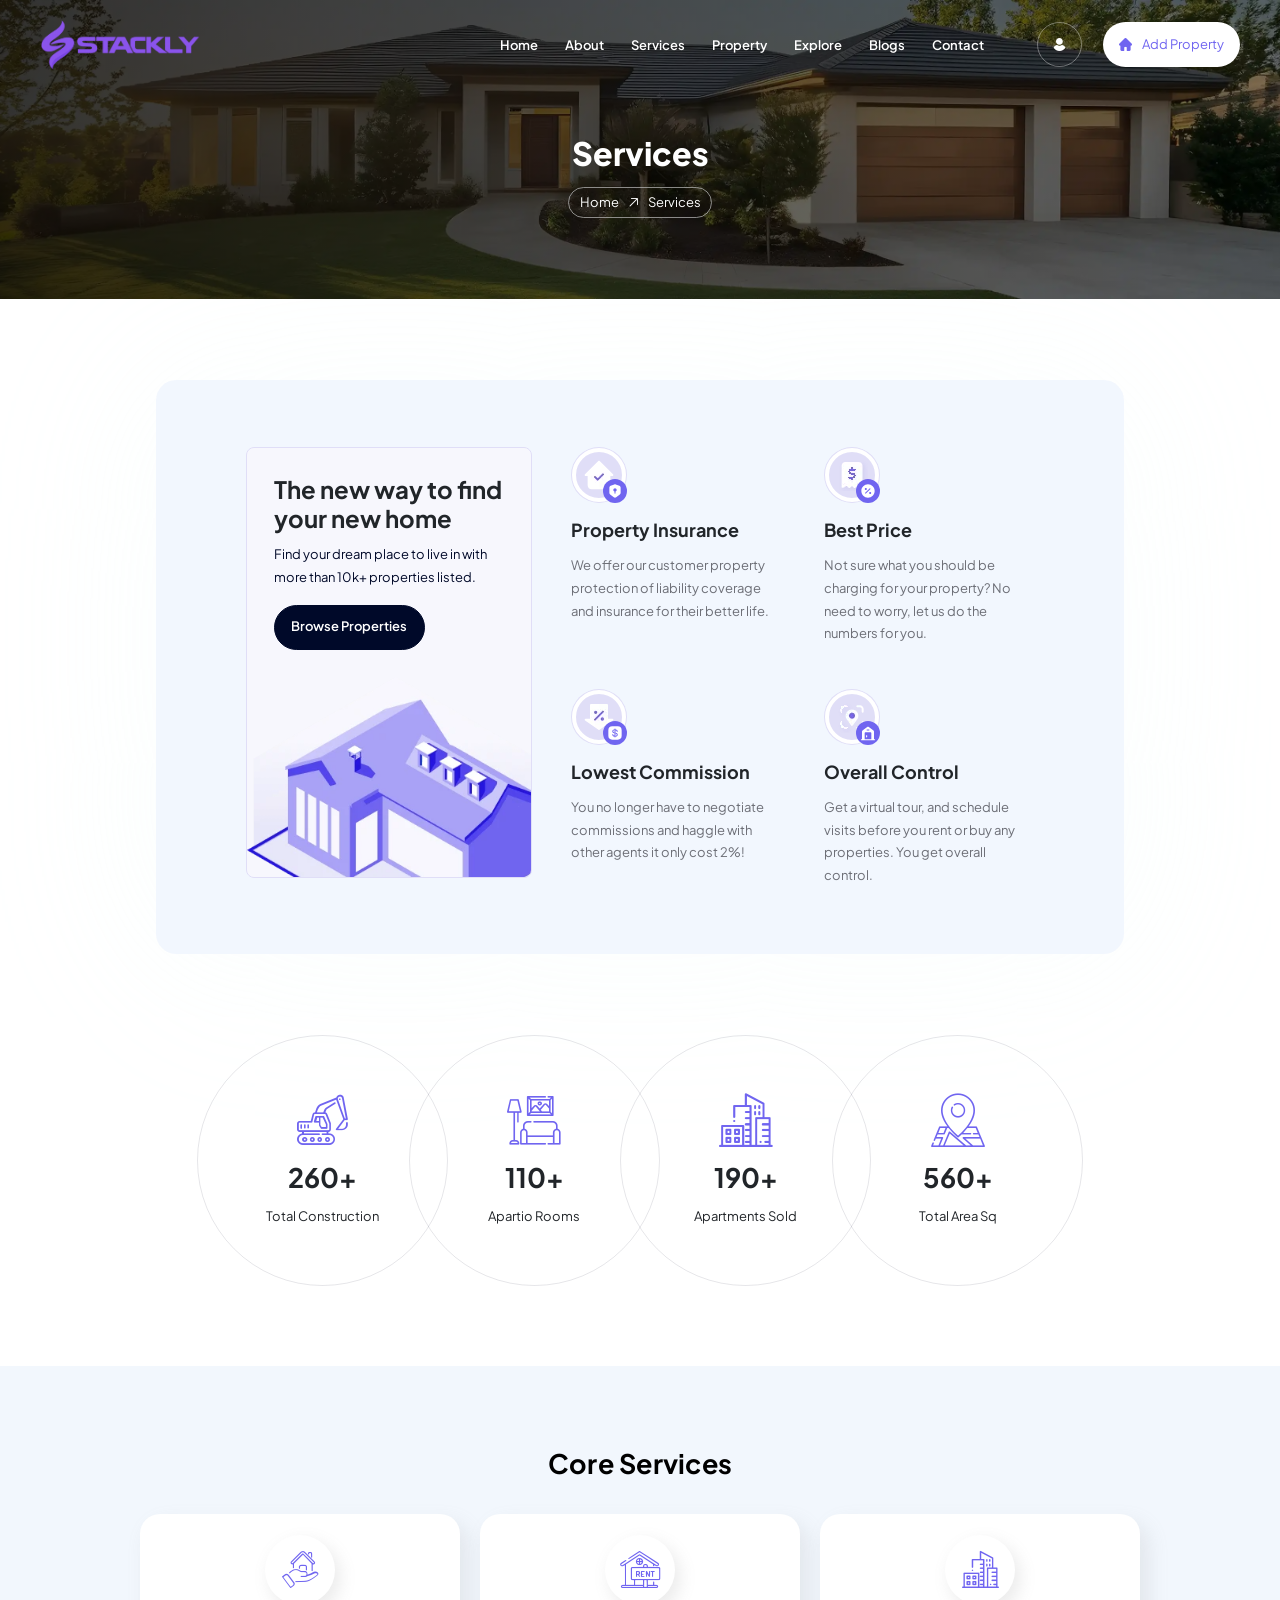
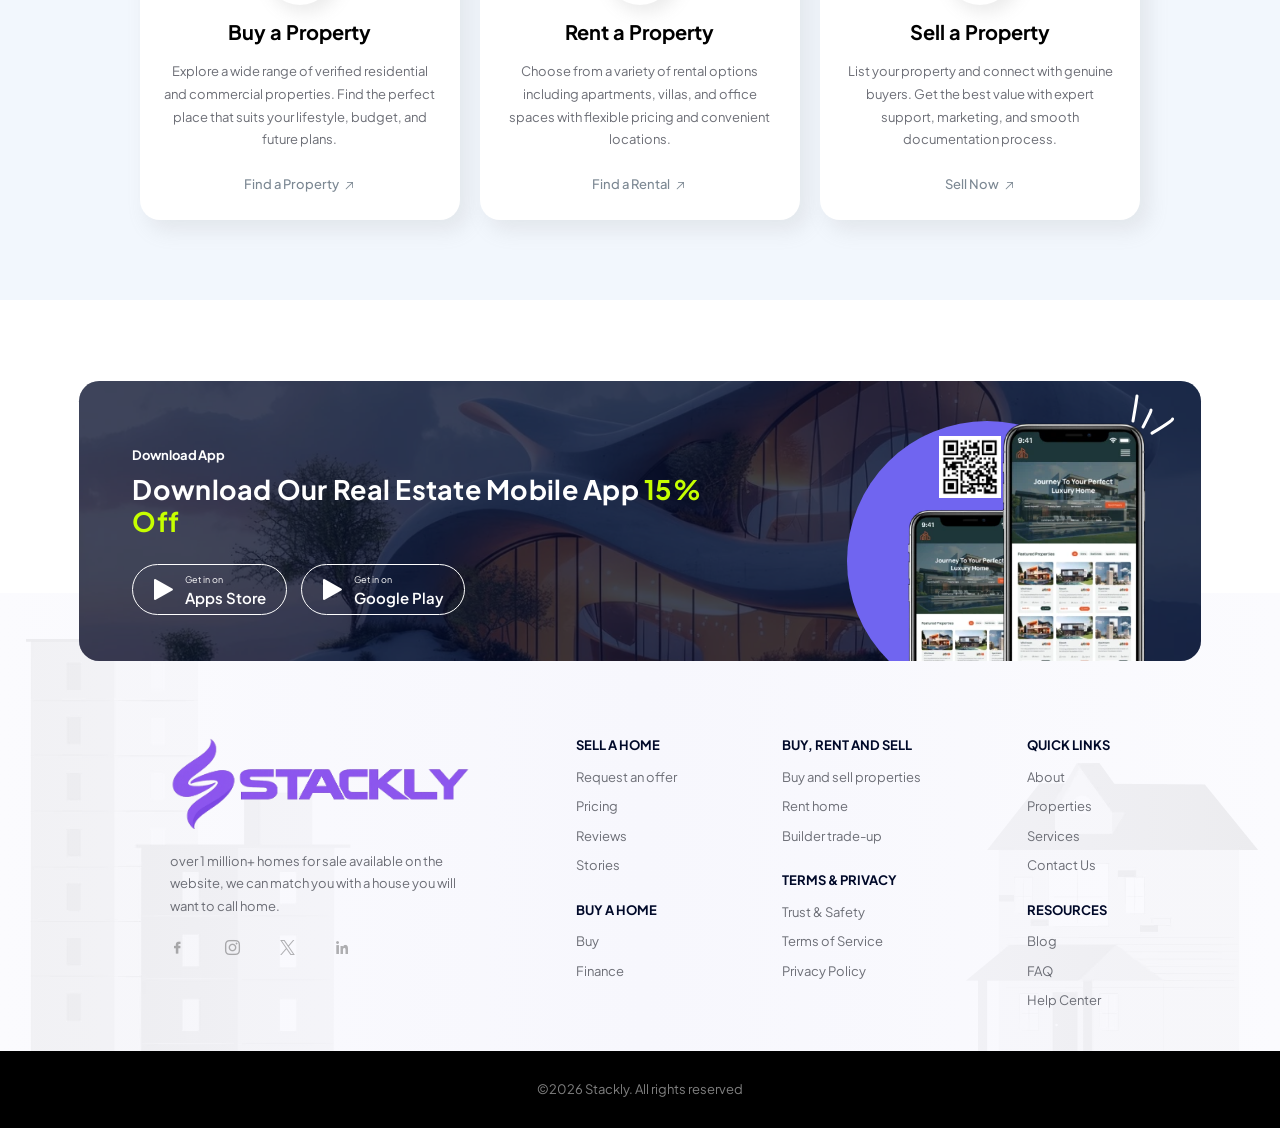
<file: services.html>
<!DOCTYPE html>
<html lang="en">
<head>
    <meta charset="UTF-8">
    <meta name="viewport" content="width=device-width, initial-scale=1.0">
    <title>Stackly - Real Estate</title>

    <!-- libraries CSS -->
    <link rel="stylesheet" href="assets/icon/flaticon_real_estate.css">
    <link rel="stylesheet" href="assets/vendor/bootstrap/bootstrap.min.css">
    <link rel="stylesheet" href="assets/vendor/splide/splide.min.css">
    <link rel="stylesheet" href="assets/vendor/swiper/swiper-bundle.min.css">
    <link rel="stylesheet" href="assets/vendor/slim-select/slimselect.css">
    <link rel="stylesheet" href="assets/vendor/animate-wow/animate.min.css">

    <!-- custom CSS -->
    <link rel="stylesheet" href="assets/css/style.css">
</head>

<body>


        <!-- SIDEBAR SECTION START -->
    <div class="ul-sidebar">
        <!-- header -->
        <div class="ul-sidebar-header">
            <div class="ul-sidebar-header-logo">
                <a href="index.html">
                    <img src="assets/img/logo.webp" alt="logo" class="logo">
                </a>
            </div>
            <!-- sidebar closer -->
            <button class="ul-sidebar-closer"><i class="flaticon-close"></i></button>
        </div>

        <div class="ul-sidebar-header-nav-wrapper d-block d-lg-none"></div>

        <!-- sidebar footer -->
        <div class="ul-sidebar-footer">
            <span class="ul-sidebar-footer-title">Follow us</span>

            <div class="ul-sidebar-footer-social">
                <a href="404.html"><i class="flaticon-facebook"></i></a>
                <a href="404.html"><i class="flaticon-twitter"></i></a>
                <a href="404.html"><i class="flaticon-instagram"></i></a>
                <a href="404.html"><i class="flaticon-linkedin"></i></a>
            </div>
        </div>
    </div>
    <!-- SIDEBAR SECTION END -->

    <!-- HEADER SECTION START -->
    <header class="ul-header ul-header--home">
        <div class="ul-header-bottom">
            <div class="ul-header-bottom-wrapper">
                <!-- header left -->
                <div class="header-bottom-left">
                    <div class="logo-container">
                        <a href="index.html" class="d-inline-block"><img src="assets/img/logo.webp" alt="logo" class="logo"></a>
                    </div>
                </div>

                <!-- header nav -->
                <div class="ul-header-nav-wrapper">
                    <div class="to-go-to-sidebar-in-mobile">
                        <nav class="ul-header-nav">
                           <a href="index.html">Home</a>
                            <a href="about.html">About</a>
                           <a href="services.html">Services</a>
                           <a href="projects.html">Property</a>
                           <a href="how-it-works.html">Explore</a>
                           <a href="blog.html">Blogs</a>
                            <a href="contact.html">Contact</a>
                        </nav>
                    </div>
                </div>

                <!-- actions -->
                <div class="ul-header-actions">
                    <a href="login.html">
    <button>
        <i class="flaticon-user"></i>
    </button>
</a>
<a href="register.html" class="mobile-home-btn">
    <i class="flaticon-home"></i>
</a>
                    <a href="register.html" class="add-property-btn d-xxs-none"><i class="flaticon-home"></i> Add Property</a>
                    <button class="ul-header-sidebar-opener"><i class="flaticon-menu-button"></i></button>
                </div>

                <!-- sidebar opener -->
                <div class="d-none">
                    <button class="ul-header-sidebar-opener"><i class="flaticon-menu-button"></i></button>
                </div>
            </div>
        </div>
    </header>
    <!-- HEADER SECTION END -->



    <main>
        <!-- BREADCRUMB SECTION START -->
        <div class="ul-breadcrumb">
            <div class="wow animate__fadeInUp">
                <h2 class="ul-breadcrumb-title">Services</h2>
                <div class="ul-breadcrumb-nav">
                    <a href="index.html">Home</a>
                    <span class="separator"><i class="flaticon-aro-left"></i></span>
                    <span class="current-page">Services</span>
                </div>
            </div>
        </div>
        <!-- BREADCRUMB SECTION END -->

        <div class="ul-inner-page-content-wrapper">
            <!-- SPECIALITY SECTION START -->
            <section class="ul-specialities overflow-hidden">
                <div class="ul-specialities-heading-card wow animate__fadeInUp">
                    <div class="txt">
                        <h3 class="ul-specialities-title">The new way to find your new home</h3>
                        <p class="ul-specialities-descr">Find your dream place to live in with more than 10k+ properties listed.</p>
                        <a href="404.html" class="ul-btn">Browse Properties</a>
                    </div>

                    <div class="img"><img src="assets/img/speciality-img.webp" alt="Image"></div>
                </div>

                <div class="ul-specialities-wrapper">
                    <!-- single speciality -->
                    <div class="ul-speciality wow animate__fadeInUp">
                        <div class="ul-speciality-icon">
                            <img src="assets/icon/speciality-1-icon-1.webp" alt="icon">
                            <div class="sm-icon"><img src="assets/icon/speciality-1-icon-2.webp" alt="icon"></div>
                        </div>
                        <h4 class="ul-speciality-title">Property Insurance</h4>
                        <p class="ul-speciality-descr">We offer our customer property protection of liability coverage and insurance for their better life.</p>
                    </div>

                    <!-- single speciality -->
                    <div class="ul-speciality wow animate__fadeInUp">
                        <div class="ul-speciality-icon">
                            <img src="assets/icon/speciality-2-icon-1.webp" alt="icon">
                            <div class="sm-icon"><img src="assets/icon/speciality-2-icon-2.webp" alt="icon"></div>
                        </div>
                        <h4 class="ul-speciality-title">Best Price</h4>
                        <p class="ul-speciality-descr">Not sure what you should be charging for your property? No need to worry, let us do the numbers for you.</p>
                    </div>

                    <!-- single speciality -->
                    <div class="ul-speciality wow animate__fadeInUp">
                        <div class="ul-speciality-icon">
                            <img src="assets/icon/speciality-3-icon-1.webp" alt="icon">
                            <div class="sm-icon"><img src="assets/icon/speciality-3-icon-2.webp" alt="icon"></div>
                        </div>
                        <h4 class="ul-speciality-title">Lowest Commission</h4>
                        <p class="ul-speciality-descr">You no longer have to negotiate commissions and haggle with other agents it only cost 2%!</p>
                    </div>

                    <!-- single speciality -->
                    <div class="ul-speciality wow animate__fadeInUp">
                        <div class="ul-speciality-icon">
                            <img src="assets/icon/speciality-4-icon-1.webp" alt="icon">
                            <div class="sm-icon"><img src="assets/icon/speciality-4-icon-2.webp" alt="icon"></div>
                        </div>
                        <h4 class="ul-speciality-title">Overall Control</h4>
                        <p class="ul-speciality-descr">Get a virtual tour, and schedule visits before you rent or buy any properties. You get overall control.</p>
                    </div>
                </div>
            </section>
            <!-- SPECIALITY SECTION END -->


            <!-- STATS SECTION START -->
            <div class="ul-stats ul-section-spacing">
                <!-- <div class="ul-container"> -->
                <div class="ul-stats-wrapper wow animate__fadeInUp">
                    <div class="ul-stats-item">
                        <i class="flaticon-excavator"></i>
                        <span class="number">260+</span>
                        <span class="txt">Total Construction</span>
                    </div>
                    <div class="ul-stats-item">
                        <i class="flaticon-interior-design"></i>
                        <span class="number">110+</span>
                        <span class="txt">Apartio Rooms</span>
                    </div>
                    <div class="ul-stats-item">
                        <i class="flaticon-buildings"></i>
                        <span class="number">190+</span>
                        <span class="txt">Apartments Sold</span>
                    </div>
                    <div class="ul-stats-item">
                        <i class="flaticon-map"></i>
                        <span class="number">560+</span>
                        <span class="txt">Total Area Sq</span>
                    </div>
                </div>
                <!-- </div> -->
            </div>
            <!-- STATS SECTION END -->


            <!-- SERVICE SECTION START -->
            <div class="ul-services ul-section-spacing">
                <div class="ul-inner-page-container">
                    <h2 class="ul-section-title">Core Services</h2>

                    <!-- serices grid -->
                    <div class="row ul-bs-row row-cols-md-3 row-cols-2 row-cols-xxs-1">
                        <!-- single service -->
                        <div class="col">
                            <div class="ul-service">
                                <div class="ul-service-icon"><i class="flaticon-button-aero"></i></div>
                                <a href="404.html" class="ul-service-title">Buy a Property</a>
                                <p class="ul-service-descr">Explore a wide range of verified residential and commercial properties. Find the perfect place that suits your lifestyle, budget, and future plans.</p>
                                <a href="404.html" class="ul-service-btn">Find a Property <i class="flaticon-aro-left"></i></a>
                            </div>
                        </div>

                        <!-- single service -->
                        <div class="col">
                            <div class="ul-service">
                                <div class="ul-service-icon"><i class="flaticon-right-aro"></i></div>
                                <a href="404.html" class="ul-service-title">Rent a Property</a>
                                <p class="ul-service-descr">Choose from a variety of rental options including apartments, villas, and office spaces with flexible pricing and convenient locations.</p>
                                <a href="404.html" class="ul-service-btn">Find a Rental <i class="flaticon-aro-left"></i></a>
                            </div>
                        </div>

                        <!-- single service -->
                        <div class="col">
                            <div class="ul-service">
                                <div class="ul-service-icon"><i class="flaticon-buildings"></i></div>
                                <a href="404.html" class="ul-service-title">Sell a Property</a>
                                <p class="ul-service-descr"> List your property and connect with genuine buyers. Get the best value with expert support, marketing, and smooth documentation process.</p>
                                <a href="404.html" class="ul-service-btn">Sell Now <i class="flaticon-aro-left"></i></a>
                            </div>
                        </div>
                    </div>
                </div>
            </div>
            <!-- SERVICE SECTION END -->
        </div>



        <!-- APP AD SECTION START -->
        <div class="ul-app-ad wow animate__fadeInUp">
            <div class="ul-app-ad-container">
                <div class="ul-app-ad-content">
                    <div class="row align-items-start gy-5">
                        <!-- txt -->
                        <div class="col-lg-7">
                            <div class="ul-app-ad-txt">
                                <span class="ul-section-sub-title">Download App</span>
                                <h2 class="ul-section-title">Download Our Real Estate Mobile App <span class="colored">15% Off</span></h2>
                                <div class="ul-app-ad-btns">
                                                                     <a href="404.html">
    <button>
        <i class="flaticon-play"></i>
        <span>
            <span class="sub-title">Get in on</span>
            <span class="title">Apps Store</span>
        </span>
    </button>
</a>

<a href="404.html">
    <button>
        <i class="flaticon-play"></i>
        <span>
            <span class="sub-title">Get in on</span>
            <span class="title">Google Play</span>
        </span>
    </button>
</a>
                                </div>
                            </div>
                        </div>

                        <!-- img -->
                        <div class="col-lg-5">
                            <div class="ul-app-ad-imgs">
                                <div class="ul-app-ad-img">
                                    <!-- qr code -->
                                    <img src="assets/img/app-ad-qr-code.webp" alt="QR Code" class="ul-app-ad-qr-code">
                                    <!-- app screenshot 1 -->
                                    <img src="assets/img/app-ad-ss-1.webp" alt="App screenshot" class="ul-app-ad-ss-1">
                                </div>
                                <div class="ul-app-ad-img">
                                    <!-- app screenshot 2 -->
                                    <img src="assets/img/app-ad-ss-2.webp" alt="App Screenshot" class="ul-app-ad-ss-2">
                                </div>

                                <!-- vector -->
                                <img src="assets/img/app-ad-img-vector.webp" alt="vector" class="vector">
                            </div>
                        </div>
                    </div>
                </div>
            </div>
        </div>
        <!-- APP AD SECTION END -->
    </main>


 <!-- FOOTER SECTION START -->
    <footer class="ul-footer">
        <div class="ul-footer-top">
            <div class="ul-container">
                <div class="ul-footer-top-wrapper wow animate__fadeInUp">
                    <!-- <div class="row ul-bs-row"> -->
                    <!-- <div class="col-4"> -->
                    <div class="ul-footer-about">
                        <a href="index.html"><img src="assets/img/logo.webp" alt="logo"></a>
                        <p class="ul-footer-about-txt">over 1 million+ homes for sale available on the website, we can match you with a house you will want to call home.</p>
                        <div class="ul-footer-socials">
                            <a href="404.html"><i class="flaticon-facebook"></i></a>
                            <a href="404.html"><i class="flaticon-instagram"></i></a>
                            <a href="404.html"><i class="flaticon-twitter"></i></a>
                            <a href="404.html"><i class="flaticon-linkedin"></i></a>
                        </div>
                    </div>
                    <!-- </div> -->

                    <!-- <div class="col-7"> -->
                    <div class="single-column">
                        <div class="ul-footer-widget">
                            <h3 class="ul-footer-widget-title">SELL A HOME</h3>

                            <div class="ul-footer-widget-links">
                                <a href="404.html">Request an offer</a>
                                <a href="404.html">Pricing</a>
                                <a href="404.html">Reviews</a>
                                <a href="404.html">Stories</a>
                            </div>
                        </div>
                        <div class="ul-footer-widget">
                            <h3 class="ul-footer-widget-title">BUY A HOME</h3>

                            <div class="ul-footer-widget-links">
                                <a href="404.html">Buy</a>
                                <a href="404.html">Finance</a>
                            </div>
                        </div>
                    </div>
                    <div class="single-column">
                        <div class="ul-footer-widget">
                            <h3 class="ul-footer-widget-title">BUY, RENT AND SELL</h3>

                            <div class="ul-footer-widget-links">
                                <a href="404.html">Buy and sell properties</a>
                                <a href="404.html">Rent home</a>
                                <a href="404.html">Builder trade-up</a>
                            </div>
                        </div>
                        <div class="ul-footer-widget">
                            <h3 class="ul-footer-widget-title">TERMS & PRIVACY</h3>

                            <div class="ul-footer-widget-links">
                                <a href="404.html">Trust & Safety</a>
                                <a href="404.html">Terms of Service</a>
                                <a href="404.html">Privacy Policy</a>
                            </div>
                        </div>
                    </div>
                    <div class="single-column">
                        <div class="ul-footer-widget">
                            <h3 class="ul-footer-widget-title">QUICK LINKS</h3>

                            <div class="ul-footer-widget-links">
                                <a href="about.html">About</a>
                                <a href="projects.html">Properties</a>
                                <a href="services.html">Services</a>
                                <a href="contact.html">Contact Us</a>
                            </div>
                        </div>
                        <div class="ul-footer-widget">
                            <h3 class="ul-footer-widget-title">RESOURCES</h3>

                            <div class="ul-footer-widget-links">
                                <a href="blog.html">Blog</a>
                                <a href="404.html">FAQ</a>
                                <a href="404.html">Help Center</a>
                            </div>
                        </div>
                    </div>
                    <!-- </div> -->
                    <!-- </div> -->
                </div>
            </div>
        </div>

        <!-- footer bottom -->
        <div class="ul-footer-bottom">
            <p class="copyright-txt">&copy;2026 Stackly. All rights reserved</p>
        </div>

        <!-- vector -->
        <div class="ul-footer-vectors">
            <img src="assets/img/footer-vector-img-1.webp" alt="Footer Image" class="ul-footer-vector-1">
            <img src="assets/img/footer-vector-img-2.webp" alt="Footer Image" class="ul-footer-vector-2">
        </div>
    </footer>
    <!-- FOOTER SECTION END -->



    <!-- libraries JS -->
    <script src="assets/vendor/bootstrap/bootstrap.bundle.min.js"></script>
    <script src="assets/vendor/splide/splide.min.js"></script>
    <script src="assets/vendor/splide/splide-extension-auto-scroll.min.js"></script>
    <script src="assets/vendor/swiper/swiper-bundle.min.js"></script>
    <script src="assets/vendor/slim-select/slimselect.min.js"></script>
    <script src="assets/vendor/animate-wow/wow.min.js"></script>
    <script src="assets/vendor/splittype/index.min.js"></script>
    <script src="assets/vendor/mixitup/mixitup.min.js"></script>
    <script src="assets/vendor/fslightbox/fslightbox.js"></script>

    <!-- custom JS -->
    <script src="assets/js/main.js"></script>
</body>
</html>
</file>
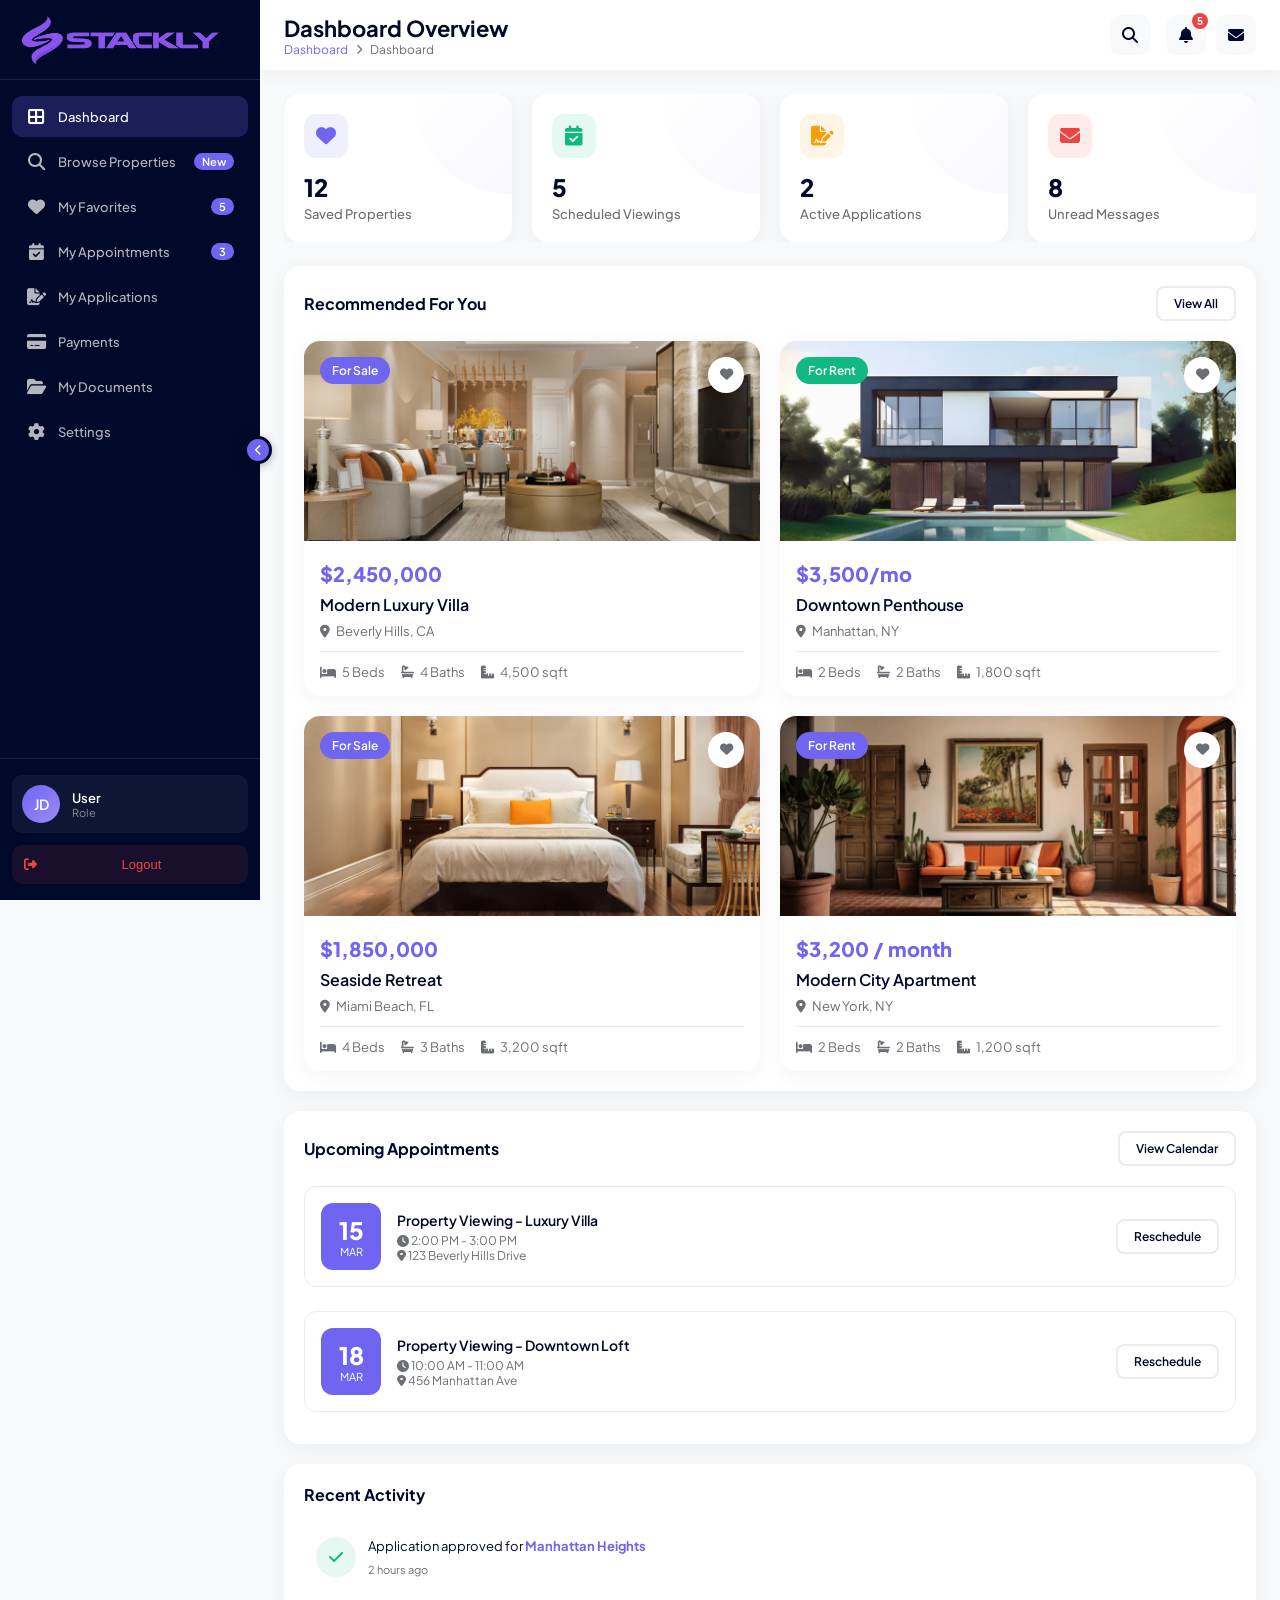
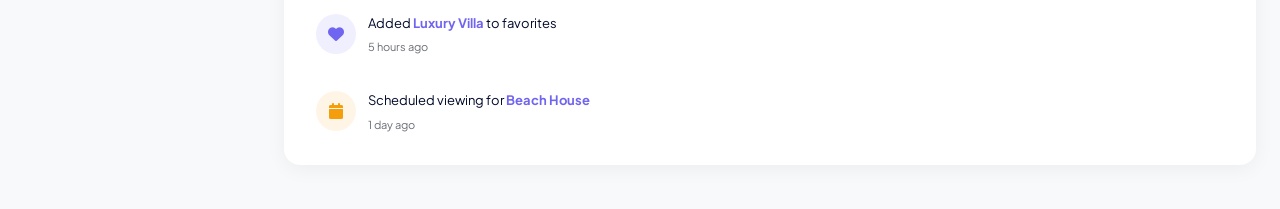
<file: user-dashboard.html>
<!DOCTYPE html>
<html lang="en">
<head>
    <meta charset="UTF-8">
    <meta name="viewport" content="width=device-width, initial-scale=1.0">
    <title>Stackly User Dashboard</title>
    <link href="https://cdnjs.cloudflare.com/ajax/libs/font-awesome/6.4.0/css/all.min.css" rel="stylesheet">
    <style>
        @import url('https://fonts.googleapis.com/css2?family=Plus+Jakarta+Sans:wght@400;500;600;700;800&display=swap');
        
        :root {
            --ul-primary: #7065F0;
            --ul-secondary: #000929;
            --ul-gray: #EBEBEB;
            --ul-black: #111111;
            --ul-gray2: #6C6E76;
            --ul-white: #FFFFFF;
            --ul-light-bg: #F8F9FB;
            --ul-success: #10B981;
            --ul-warning: #F59E0B;
            --ul-danger: #EF4444;
        }

        html, body {
    overflow-x: hidden;
    width: 100%;
}

        * {
            margin: 0;
            padding: 0;
            box-sizing: border-box;
        }

        body {
            font-family: 'Plus Jakarta Sans', sans-serif;
            background-color: var(--ul-light-bg);
            color: var(--ul-secondary);
            overflow-x: hidden;
        }

        /* Animations */
        @keyframes fadeInUp {
            from {
                opacity: 0;
                transform: translateY(20px);
            }
            to {
                opacity: 1;
                transform: translateY(0);
            }
        }

        @keyframes slideInLeft {
            from {
                opacity: 0;
                transform: translateX(-30px);
            }
            to {
                opacity: 1;
                transform: translateX(0);
            }
        }

        @keyframes pulse {
            0%, 100% { transform: scale(1); }
            50% { transform: scale(1.05); }
        }

        @keyframes float {
            0%, 100% { transform: translateY(0px); }
            50% { transform: translateY(-10px); }
        }

        /* Layout */
        .dashboard-container {
            display: flex;
            min-height: 100vh;
        }

        /* Sidebar */
        .sidebar {
            width: 260px;
            background: var(--ul-secondary);
            position: fixed;
            height: 100vh;
            left: 0;
            top: 0;
            z-index: 1000;
            transition: all 0.3s cubic-bezier(0.4, 0, 0.2, 1);
            display: flex;
            flex-direction: column;
        }

        .sidebar.collapsed {
            width: 70px;
        }

        .sidebar.collapsed .nav-text,
        .sidebar.collapsed .logo-text,
        .sidebar.collapsed .user-info,
        .sidebar.collapsed .user-role {
            opacity: 0;
            visibility: hidden;
            width: 0;
            display: none;
        }

        .sidebar.collapsed .user-profile {
            justify-content: center;
            padding: 8px;
        }

        .sidebar.collapsed .user-avatar {
            width: 36px;
            height: 36px;
            font-size: 12px;
        }

        .sidebar-header {
            padding: 20px;
            display: flex;
            align-items: center;
            gap: 12px;
            border-bottom: 1px solid rgba(255,255,255,0.1);
            position: relative;
            height: 80px;
            flex-shrink: 0;
        }

        .logo-icon {
    width: 200px;
    height: 48px;
    background: none; /* remove purple background */
    border-radius: 10px;
    overflow: hidden;
}

.logo-icon img {
    width: 100%;
    height: 100%;
}
        .sidebar-toggle {
            position: absolute;
            right: -12px;
            top: 50%;
            transform: translateY(-50%);
            width: 28px;
            height: 28px;
            background: var(--ul-primary);
            border: 3px solid var(--ul-secondary);
            border-radius: 50%;
            color: white;
            cursor: pointer;
            display: flex;
            align-items: center;
            justify-content: center;
            font-size: 11px;
            transition: all 0.3s;
            z-index: 1001;
            box-shadow: 0 2px 8px rgba(0,0,0,0.3);
        }

        .sidebar-toggle:hover {
            transform: translateY(-50%) scale(1.1);
            background: #5B52D4;
        }

        .sidebar.collapsed .sidebar-toggle {
            transform: translateY(-50%) rotate(180deg);
        }

        .sidebar.collapsed .sidebar-toggle:hover {
            transform: translateY(-50%) rotate(180deg) scale(1.1);
        }

        .nav-menu {
            padding: 16px 12px;
            list-style: none;
            flex: 1;
            overflow-y: auto;
            overflow-x: hidden;
        }

        .nav-item {
            margin-bottom: 4px;
        }

        .nav-link {
            display: flex;
            align-items: center;
            gap: 12px;
            padding: 12px 14px;
            color: rgba(255,255,255,0.7);
            text-decoration: none;
            border-radius: 10px;
            transition: all 0.3s ease;
            position: relative;
            overflow: hidden;
        }

        .nav-link::before {
            content: '';
            position: absolute;
            left: 0;
            top: 0;
            height: 100%;
            width: 0;
            background: var(--ul-primary);
            transition: width 0.3s ease;
            z-index: -1;
            opacity: 0.1;
        }

        .nav-link:hover::before,
        .nav-link.active::before {
            width: 100%;
        }

        .nav-link:hover,
        .nav-link.active {
            color: white;
            background: rgba(112, 101, 240, 0.15);
        }

        .nav-link i {
            font-size: 17px;
            width: 20px;
            text-align: center;
            transition: transform 0.3s;
            flex-shrink: 0;
        }

        .nav-link:hover i {
            transform: scale(1.1);
        }

        .nav-text {
            font-size: 13px;
            font-weight: 500;
            transition: all 0.3s;
            white-space: nowrap;
            flex: 1;
        }

        .nav-badge {
            margin-left: auto;
            background: var(--ul-primary);
            color: white;
            padding: 2px 8px;
            border-radius: 20px;
            font-size: 11px;
            font-weight: 600;
            animation: fadeInUp 0.5s ease;
            flex-shrink: 0;
        }

        .sidebar.collapsed .nav-badge {
            display: none;
        }

        .sidebar-footer {
            padding: 16px 12px;
            border-top: 1px solid rgba(255,255,255,0.1);
            flex-shrink: 0;
        }

        .user-profile {
            display: flex;
            align-items: center;
            gap: 12px;
            padding: 10px;
            background: rgba(255,255,255,0.05);
            border-radius: 10px;
            cursor: pointer;
            transition: all 0.3s;
        }

        .user-profile:hover {
            background: rgba(255,255,255,0.1);
        }

        .user-avatar {
            width: 38px;
            height: 38px;
            border-radius: 50%;
            background: linear-gradient(135deg, var(--ul-primary), #9B8BF4);
            display: flex;
            align-items: center;
            justify-content: center;
            color: white;
            font-weight: 600;
            font-size: 14px;
            flex-shrink: 0;
        }

        .user-info {
            flex: 1;
            min-width: 0;
            transition: all 0.3s;
        }

        .user-name {
            color: white;
            font-size: 13px;
            font-weight: 600;
            white-space: nowrap;
            overflow: hidden;
            text-overflow: ellipsis;
        }

        .user-role {
            color: rgba(255,255,255,0.5);
            font-size: 11px;
            white-space: nowrap;
            overflow: hidden;
            text-overflow: ellipsis;
        }

        .user-profile i {
            color: rgba(255,255,255,0.5);
            font-size: 11px;
            flex-shrink: 0;
        }

        .sidebar.collapsed .user-profile i {
            display: none;
        }

        /* Main Content */
        .main-content {
            flex: 1;
            margin-left: 260px;
            transition: margin-left 0.3s cubic-bezier(0.4, 0, 0.2, 1);
            min-height: 100vh;
            display: flex;
            flex-direction: column;
        }

        .main-content.expanded {
            margin-left: 70px;
        }

        /* Header */
        .header {
            background: white;
            padding: 16px 24px;
            display: flex;
            align-items: center;
            justify-content: space-between;
            box-shadow: 0 2px 20px rgba(0,0,0,0.05);
            position: sticky;
            top: 0;
            z-index: 100;
            height: 70px;
        }

        .header-left {
            display: flex;
            align-items: center;
            gap: 16px;
        }

        .page-title {
            font-size: 22px;
            font-weight: 700;
            color: var(--ul-secondary);
            animation: slideInLeft 0.5s ease;
        }

        .breadcrumb {
            display: flex;
            align-items: center;
            gap: 8px;
            font-size: 12px;
            color: var(--ul-gray2);
        }

        .breadcrumb a {
            color: var(--ul-primary);
            text-decoration: none;
            transition: color 0.3s;
        }

        .breadcrumb a:hover {
            color: var(--ul-secondary);
        }

        .header-right {
            display: flex;
            align-items: center;
            gap: 16px;
        }

        .search-box {
            position: relative;
        }

        .search-box input {
            padding: 10px 36px 10px 14px;
            border: 2px solid var(--ul-gray);
            border-radius: 10px;
            width: 260px;
            font-family: inherit;
            font-size: 13px;
            transition: all 0.3s;
            background: var(--ul-light-bg);
        }

        .search-box input:focus {
            outline: none;
            border-color: var(--ul-primary);
            width: 300px;
            background: white;
        }

        .search-box i {
            position: absolute;
            right: 12px;
            top: 50%;
            transform: translateY(-50%);
            color: var(--ul-gray2);
            font-size: 14px;
        }

        .header-actions {
            display: flex;
            gap: 10px;
        }

        .action-btn {
            width: 40px;
            height: 40px;
            border-radius: 10px;
            border: none;
            background: var(--ul-light-bg);
            color: var(--ul-secondary);
            cursor: pointer;
            display: flex;
            align-items: center;
            justify-content: center;
            font-size: 16px;
            transition: all 0.3s;
            position: relative;
        }

        .action-btn:hover {
            background: var(--ul-primary);
            color: white;
            transform: translateY(-2px);
            box-shadow: 0 5px 20px rgba(112, 101, 240, 0.3);
        }

        .notification-badge {
            position: absolute;
            top: -2px;
            right: -2px;
            width: 16px;
            height: 16px;
            background: var(--ul-danger);
            color: white;
            border-radius: 50%;
            font-size: 10px;
            font-weight: 600;
            display: flex;
            align-items: center;
            justify-content: center;
            animation: pulse 2s infinite;
        }

        /* Content Area */
        .content-area {
            padding: 24px;
            flex: 1;
        }

        /* Stats Cards */
        .stats-grid {
            display: grid;
            grid-template-columns: repeat(auto-fit, minmax(240px, 1fr));
            gap: 20px;
            margin-bottom: 24px;
        }

        .stat-card {
            background: white;
            padding: 20px;
            border-radius: 16px;
            box-shadow: 0 4px 20px rgba(0,0,0,0.05);
            position: relative;
            overflow: hidden;
            transition: all 0.3s;
        }

        .stat-card:nth-child(1) { animation-delay: 0.1s; }
        .stat-card:nth-child(2) { animation-delay: 0.2s; }
        .stat-card:nth-child(3) { animation-delay: 0.3s; }
        .stat-card:nth-child(4) { animation-delay: 0.4s; }

        .stat-card:hover {
            transform: translateY(-5px);
            box-shadow: 0 8px 30px rgba(112, 101, 240, 0.15);
        }

        .stat-card::after {
            content: '';
            position: absolute;
            top: 0;
            right: 0;
            width: 100px;
            height: 100px;
            background: linear-gradient(135deg, transparent, rgba(112, 101, 240, 0.05));
            border-radius: 0 0 0 100%;
        }

        .stat-header {
            display: flex;
            justify-content: space-between;
            align-items: flex-start;
            margin-bottom: 14px;
        }

        .stat-icon {
            width: 44px;
            height: 44px;
            border-radius: 12px;
            display: flex;
            align-items: center;
            justify-content: center;
            font-size: 20px;
            animation: float 3s ease-in-out infinite;
        }

        .stat-icon.blue { background: rgba(112, 101, 240, 0.1); color: var(--ul-primary); }
        .stat-icon.green { background: rgba(16, 185, 129, 0.1); color: var(--ul-success); }
        .stat-icon.orange { background: rgba(245, 158, 11, 0.1); color: var(--ul-warning); }
        .stat-icon.red { background: rgba(239, 68, 68, 0.1); color: var(--ul-danger); }

        .stat-trend {
            display: flex;
            align-items: center;
            gap: 4px;
            font-size: 11px;
            font-weight: 600;
            padding: 4px 8px;
            border-radius: 20px;
        }

        .stat-trend.up {
            background: rgba(16, 185, 129, 0.1);
            color: var(--ul-success);
        }

        .stat-trend.down {
            background: rgba(239, 68, 68, 0.1);
            color: var(--ul-danger);
        }

        .stat-value {
            font-size: 28px;
            font-weight: 800;
            color: var(--ul-secondary);
            margin-bottom: 4px;
        }

        .stat-label {
            font-size: 13px;
            color: var(--ul-gray2);
            font-weight: 500;
        }

        /* Dashboard Grid */
        .dashboard-grid {
            display: grid;
            grid-template-columns: 2fr 1fr;
            gap: 20px;
            margin-bottom: 20px;
        }

        .card {
            background: white;
            border-radius: 16px;
            padding: 20px;
            margin-bottom: 20px;
            box-shadow: 0 4px 20px rgba(0,0,0,0.05);
            animation: fadeInUp 0.7s ease;
        }

        .card-header {
            display: flex;
            justify-content: space-between;
            align-items: center;
            margin-bottom: 20px;
        }

        .card-title {
            font-size: 16px;
            font-weight: 700;
            color: var(--ul-secondary);
        }

        .card-actions {
            display: flex;
            gap: 8px;
        }

        .btn {
            padding: 8px 16px;
            border-radius: 8px;
            border: none;
            font-family: inherit;
            font-size: 12px;
            font-weight: 600;
            cursor: pointer;
            transition: all 0.3s;
            display: inline-flex;
            align-items: center;
            gap: 6px;
        }

        .btn-primary {
            background: var(--ul-primary);
            color: white;
        }

        .btn-primary:hover {
            background: #5B52D4;
            transform: translateY(-2px);
            box-shadow: 0 5px 20px rgba(112, 101, 240, 0.4);
        }

        .btn-outline {
            background: transparent;
            border: 2px solid var(--ul-gray);
            color: var(--ul-secondary);
        }

        .btn-outline:hover {
            border-color: var(--ul-primary);
            color: var(--ul-primary);
            background: rgba(112, 101, 240, 0.05);
        }

        /* Properties Table */
        .table-container {
            overflow-x: auto;
        }

        .data-table {
            width: 100%;
            border-collapse: collapse;
        }

        .data-table th {
            text-align: left;
            padding: 12px;
            font-size: 11px;
            font-weight: 600;
            color: var(--ul-gray2);
            text-transform: uppercase;
            letter-spacing: 0.5px;
            border-bottom: 2px solid var(--ul-gray);
        }

        .data-table td {
            padding: 16px 12px;
            border-bottom: 1px solid var(--ul-gray);
            font-size: 13px;
        }

        .data-table tr {
            transition: all 0.3s;
        }

        .data-table tbody tr:hover {
            background: rgba(112, 101, 240, 0.03);
        }

        .property-cell {
            display: flex;
            align-items: center;
            gap: 12px;
        }

        .property-img {
            width: 44px;
            height: 44px;
            border-radius: 10px;
            object-fit: cover;
            box-shadow: 0 2px 10px rgba(0,0,0,0.1);
        }

        .property-info h4 {
            font-size: 13px;
            font-weight: 600;
            color: var(--ul-secondary);
            margin-bottom: 2px;
        }

        .property-info p {
            font-size: 11px;
            color: var(--ul-gray2);
        }

        .status-badge {
            padding: 5px 10px;
            border-radius: 20px;
            font-size: 11px;
            font-weight: 600;
            display: inline-flex;
            align-items: center;
            gap: 4px;
        }

        .status-badge::before {
            content: '';
            width: 5px;
            height: 5px;
            border-radius: 50%;
        }

        .status-badge.active {
            background: rgba(16, 185, 129, 0.1);
            color: var(--ul-success);
        }

        .status-badge.active::before { background: var(--ul-success); }

        .status-badge.pending {
            background: rgba(245, 158, 11, 0.1);
            color: var(--ul-warning);
        }

        .status-badge.pending::before { background: var(--ul-warning); }

        .status-badge.sold {
            background: rgba(112, 101, 240, 0.1);
            color: var(--ul-primary);
        }

        .status-badge.sold::before { background: var(--ul-primary); }

        .price-tag {
            font-weight: 700;
            color: var(--ul-secondary);
            font-size: 14px;
        }

        .action-menu {
            display: flex;
            gap: 6px;
        }

        .icon-btn {
            width: 32px;
            height: 32px;
            border-radius: 8px;
            border: none;
            background: var(--ul-light-bg);
            color: var(--ul-gray2);
            cursor: pointer;
            display: flex;
            align-items: center;
            justify-content: center;
            transition: all 0.3s;
        }

        .icon-btn:hover {
            background: var(--ul-primary);
            color: white;
        }

        /* Activity Feed */
        .activity-list {
            display: flex;
            flex-direction: column;
            gap: 12px;
        }

        .activity-item {
            display: flex;
            gap: 12px;
            padding: 12px;
            border-radius: 12px;
            transition: all 0.3s;
            cursor: pointer;
        }

        .activity-item:hover {
            background: var(--ul-light-bg);
            transform: translateX(5px);
        }

        .activity-avatar {
            width: 40px;
            height: 40px;
            border-radius: 50%;
            display: flex;
            align-items: center;
            justify-content: center;
            font-size: 16px;
            flex-shrink: 0;
        }

        .activity-avatar.sale { background: rgba(16, 185, 129, 0.1); color: var(--ul-success); }
        .activity-avatar.rent { background: rgba(112, 101, 240, 0.1); color: var(--ul-primary); }
        .activity-avatar.visit { background: rgba(245, 158, 11, 0.1); color: var(--ul-warning); }

        .activity-content {
            flex: 1;
            min-width: 0;
        }

        .activity-text {
            font-size: 13px;
            color: var(--ul-secondary);
            line-height: 1.4;
            margin-bottom: 2px;
        }

        .activity-text strong {
            color: var(--ul-primary);
        }

        .activity-time {
            font-size: 11px;
            color: var(--ul-gray2);
        }

        /* Charts Section */
        .charts-grid {
            display: grid;
            grid-template-columns: 1fr 1fr;
            gap: 20px;
        }

        .chart-container {
            position: relative;
            height: 260px;
            margin-top: 16px;
        }

        .chart-bar {
            display: flex;
            align-items: flex-end;
            justify-content: space-around;
            height: 100%;
            padding: 0 10px;
        }

     .bar-item {
    display: flex;
    flex-direction: column;
    justify-content: flex-end; /* important */
    align-items: center;
    gap: 8px;
    flex: 1;
    max-width: 50px;
    height: 100%; /* 🔥 MUST */
}

        .bar {
            width: 100%;
            background: linear-gradient(to top, var(--ul-primary), #9B8BF4);
            border-radius: 6px 6px 0 0;
            transition: all 0.6s cubic-bezier(0.4, 0, 0.2, 1);
            position: relative;
            cursor: pointer;
        }

        .bar:hover {
            filter: brightness(1.1);
            transform: scaleX(1.1);
        }

        .bar-value {
            position: absolute;
            top: -20px;
            left: 50%;
            transform: translateX(-50%);
            font-size: 11px;
            font-weight: 700;
            color: var(--ul-secondary);
            opacity: 0;
            transition: opacity 0.3s;
        }

        .bar:hover .bar-value {
            opacity: 1;
        }

        .bar-label {
            font-size: 11px;
            color: var(--ul-gray2);
            font-weight: 500;
        }

        /* Circular Chart */
        .circular-chart {
            display: flex;
            align-items: center;
            justify-content: center;
            height: 100%;
            gap: 24px;
        }

        .donut-chart {
            position: relative;
            width: 180px;
            height: 180px;
        }

        .donut-chart svg {
            transform: rotate(-90deg);
        }

        .donut-chart circle {
            fill: none;
            stroke-width: 24;
            stroke-linecap: round;
            transition: stroke-dasharray 1s ease;
        }

        .donut-center {
            position: absolute;
            top: 50%;
            left: 50%;
            transform: translate(-50%, -50%);
            text-align: center;
        }

        .donut-value {
            font-size: 28px;
            font-weight: 800;
            color: var(--ul-secondary);
        }

        .donut-label {
            font-size: 11px;
            color: var(--ul-gray2);
        }

        .chart-legend {
            display: flex;
            flex-direction: column;
            gap: 10px;
        }

        .legend-item {
            display: flex;
            align-items: center;
            gap: 8px;
            font-size: 13px;
        }

        .legend-dot {
            width: 10px;
            height: 10px;
            border-radius: 50%;
        }

        /* Mobile Menu Toggle */
        .mobile-toggle {
            display: none;
            width: 40px;
            height: 40px;
            border-radius: 10px;
            border: none;
            background: var(--ul-primary);
            color: white;
            font-size: 18px;
            cursor: pointer;
            align-items: center;
            justify-content: center;
        }

        /* Overlay */
        .overlay {
            display: none;
            position: fixed;
            top: 0;
            left: 0;
            right: 0;
            bottom: 0;
            background: rgba(0,0,0,0.5);
            z-index: 999;
        }

        .overlay.active {
            display: block;
        }

        /* Responsive */
        @media (max-width: 1200px) {
            .dashboard-grid {
                grid-template-columns: 1fr;
            }
            .charts-grid {
                grid-template-columns: 1fr;
            }
        }

        @media (max-width: 768px) {
            .sidebar {
                transform: translateX(-100%);
                width: 260px !important;
            }
            
            .sidebar.mobile-open {
                transform: translateX(0);
            }
            
            .sidebar.collapsed .nav-text,
            .sidebar.collapsed .logo-text,
            .sidebar.collapsed .user-info {
                display: block;
                opacity: 1;
                visibility: visible;
                width: auto;
            }
            
            .sidebar.collapsed .nav-badge {
                display: block;
            }
            
            .sidebar.collapsed .user-profile {
                justify-content: flex-start;
                padding: 10px;
            }
            
            .sidebar.collapsed .user-avatar {
                width: 38px;
                height: 38px;
                font-size: 14px;
            }
            
            .sidebar.collapsed .user-profile i {
                display: block;
            }
            
            .main-content {
                margin-left: 0 !important;
            }
            
            .mobile-toggle {
                display: flex;
            }
            
            .search-box input {
                width: 180px;
            }
            
            .search-box input:focus {
                width: 200px;
            }
            
            .header {
                padding: 12px 16px;
                height: 60px;
            }
            
            .page-title {
                font-size: 18px;
            }
            
            .content-area {
                padding: 16px;
            }
            
            .stats-grid {
                grid-template-columns: 1fr;
            }
            
            .sidebar-toggle {
                display: none;
            }
        }

        /* Scrollbar */
        ::-webkit-scrollbar {
            width: 6px;
            height: 6px;
        }

        ::-webkit-scrollbar-track {
            background: transparent;
        }

        ::-webkit-scrollbar-thumb {
            background: rgba(112, 101, 240, 0.3);
            border-radius: 3px;
        }

        ::-webkit-scrollbar-thumb:hover {
            background: var(--ul-primary);
        }

        .nav-menu::-webkit-scrollbar {
            width: 4px;
        }

        /* Sidebar Scrollbar - BLUE */
.nav-menu::-webkit-scrollbar {
    width: 6px;
}

.nav-menu::-webkit-scrollbar-track {
    background: transparent;
}

.nav-menu::-webkit-scrollbar-thumb {
    background: #2196F3; /* Blue color */
    border-radius: 10px;
}

.nav-menu::-webkit-scrollbar-thumb:hover {
    background: #0b7dda; /* Dark blue on hover */
}

        .page-section {
    display: none;
}

.page-section.active {
    display: block;
}


.calendar-grid {
    display: grid;
    grid-template-columns: repeat(7, 1fr);
    gap: 6px;
}

.calendar-day {
    padding: 12px;
    text-align: center;
    border-radius: 8px;
    background: #f5f5f5;
    cursor: pointer;
}

.calendar-day.booked {
    background: rgba(112,101,240,0.2);
    color: #7065F0;
}

.calendar-day.active {
    background: #7065F0;
    color: #fff;
}

.search-box {
    display: none;
}

/* GLOBAL FIX */
html, body {
    overflow-x: hidden;
}

/* MAIN CONTENT */
.content-area {
    width: 100%;
    max-width: 100%;
}

/* GRID SAFE */
.dashboard-grid,
.stats-grid,
.charts-grid {
    width: 100%;
}

/* CARD FIX */
.card {
    width: 100%;
    overflow: hidden;
}

/* TABLE FIX */
.table-container {
    width: 100%;
    overflow-x: auto;
}

/* TABLE WIDTH */
.data-table {
    min-width: 900px; /* IMPORTANT */
}

/* PROPERTY TABLE FIX */
.property-cell {
    min-width: 200px;
}

.data-table th,
.data-table td {
    white-space: nowrap;
}

@media (max-width: 768px) {

    .content-area {
        padding: 12px;
    }

    .card {
        padding: 16px;
    }

    .stats-grid,
    .dashboard-grid,
    .charts-grid {
        grid-template-columns: 1fr;
    }

    /* VERY IMPORTANT */
    .table-container {
        overflow-x: auto;
    }

}
.table-container {
    width: 100%;
    overflow-x: auto;
}


.data-table {
    min-width: 600px;
}

.bar {
    transition: height 1s ease-in-out;
}
  .chart-container {
    height: 260px;
}

.bar {
    height: 0;
    min-height: 5px; /* Prevent invisible issue */
}

.table-search {
    position: relative;
}

.table-search input {
    padding: 8px 35px 8px 12px;
    border-radius: 8px;
    border: 2px solid #eee;
    font-size: 13px;
    outline: none;
    transition: 0.3s;
}

.table-search input:focus {
    border-color: var(--ul-primary);
}

.table-search i {
    position: absolute;
    right: 10px;
    top: 50%;
    transform: translateY(-50%);
    color: #888;
    font-size: 12px;
}

.search-input {
    padding: 8px 12px;
    border-radius: 20px;
    border: 1px solid #ddd;
    outline: none;
    margin-right: 10px;
    font-size: 14px;
}

.search-input:focus {
    border-color: var(--ul-primary);
}

.stat-icon.purple {
    background: rgba(112,101,240,0.15);
    color: #7065F0;
}

.stat-icon.teal {
    background: rgba(20,184,166,0.15);
    color: #14B8A6;
}

  

.logout-btn {
    width: 100%;
    margin-top: 12px;
    padding: 12px;
    border: none;
    border-radius: 10px;
    background: rgba(239, 68, 68, 0.1);
    color: #EF4444;
    font-size: 13px;
    font-weight: 600;
    cursor: pointer;
    display: flex;
    align-items: center;
    gap: 10px;
    justify-content: center;
    transition: all 0.3s;
}

.logout-btn:hover {
    background: #EF4444;
    color: white;
    transform: translateY(-2px);
}


/* GLOBAL FIX */
html, body {
    overflow-x: hidden;
    width: 100%;
}

.chat-messages {
    flex: 1;
    overflow-y: auto;
    padding: 20px;
}

/* MAIN CONTENT SAFE WIDTH */
.content-area {
    width: 100%;
    max-width: 100%;
    overflow-x: hidden;
}

/* GRID FIX */
.dashboard-grid,
.stats-grid,
.charts-grid {
    width: 100%;
    max-width: 100%;
}

/* CARD FIX */
.card {
    width: 100%;
    max-width: 100%;
    overflow: hidden; /* IMPORTANT */
}

/* TABLE FIX (SCROLL ONLY HERE) */
.table-container {
    width: 100%;
    overflow-x: auto;
}

/* TABLE MIN WIDTH */
.data-table {
    min-width: 700px;
}

/* PREVENT CONTENT BREAK */
img, canvas, svg {
    max-width: 100%;
}


/* TABLE MIN WIDTH */
.data-table {
    min-width: 700px;
}

@media (max-width: 768px) {

    .content-area {
        padding: 12px;
    }

    .card {
        padding: 16px;
    }

    .dashboard-grid,
    .charts-grid {
        grid-template-columns: 1fr;
    }

    .stats-grid {
        grid-template-columns: 1fr;
    }

}

/* PREVENT CONTENT BREAK */
img, canvas, svg {
    max-width: 100%;
}

/* 🔥 FINAL MOBILE FIX */
* {
    max-width: 100%;
}

html, body {
    overflow-x: hidden !important;
}

/* Prevent any element from breaking layout */
.dashboard-container,
.main-content,
.content-area {
    overflow-x: hidden;
}


.table-container {
    width: 100%;
    overflow-x: auto;
}

.data-table {
    min-width: 600px; /* reduce from 900 */
}


@media (max-width: 768px) {

    .stats-grid,
    .dashboard-grid,
    .charts-grid {
        grid-template-columns: 1fr !important;
    }

    .card {
        width: 100%;
        overflow: hidden;
    }

}
.property-cell {
    flex-wrap: wrap; /* 🔥 important */
}

.card-header {
    display: flex;
    justify-content: space-between;
    align-items: center;
    gap: 10px;
}


@media (max-width: 768px) {

    .card-header {
        flex-direction: column;   /* 🔥 stack */
        align-items: flex-start;
    }

    .card-actions {
        width: 100%;
        display: flex;
        flex-direction: column;   /* 🔥 stack items */
        gap: 10px;
    }

    .table-search {
        width: 100%;
    }

    .table-search input {
        width: 100%;
    }

    .btn-primary {
        width: 100%;   /* 🔥 full width button */
        justify-content: center;
    }
}

.messages-container {
    display: flex;
    width: 100%;
    height: 75vh;
}


.form-group {
    display: flex;
    flex-direction: column;
    margin-bottom: 15px;
}

.form-group label {
    font-size: 13px;
    font-weight: 600;
    margin-bottom: 5px;
    color: var(--ul-secondary);
}

.form-group input {
    padding: 10px;
    border-radius: 8px;
    border: 2px solid #eee;
    font-size: 13px;
    outline: none;
    transition: 0.3s;
}

.form-group input:focus {
    border-color: var(--ul-primary);
}

.toggle-row {
    display: flex;
    justify-content: space-between;
    align-items: center;
    margin-bottom: 12px;
    font-size: 14px;
}

/* Stats Grid */
        .stats-grid {
            display: grid;
            grid-template-columns: repeat(auto-fit, minmax(200px, 1fr));
            gap: 20px;
            margin-bottom: 24px;
        }

        .stat-card {
            background: white;
            padding: 20px;
            border-radius: 16px;
            box-shadow: 0 4px 20px rgba(0,0,0,0.05);
            transition: all 0.3s;
        }

        .stat-card:hover {
            transform: translateY(-5px);
            box-shadow: 0 8px 30px rgba(112, 101, 240, 0.15);
        }

        .stat-header {
            display: flex;
            justify-content: space-between;
            align-items: flex-start;
            margin-bottom: 14px;
        }

        .stat-icon {
            width: 44px;
            height: 44px;
            border-radius: 12px;
            display: flex;
            align-items: center;
            justify-content: center;
            font-size: 20px;
        }

        .stat-icon.blue { background: rgba(112, 101, 240, 0.1); color: var(--ul-primary); }
        .stat-icon.green { background: rgba(16, 185, 129, 0.1); color: var(--ul-success); }
        .stat-icon.orange { background: rgba(245, 158, 11, 0.1); color: var(--ul-warning); }
        .stat-icon.red { background: rgba(239, 68, 68, 0.1); color: var(--ul-danger); }

        .stat-value {
            font-size: 24px;
            font-weight: 800;
            color: var(--ul-secondary);
            margin-bottom: 4px;
        }

        .stat-label {
            font-size: 13px;
            color: var(--ul-gray2);
        }

        /* Property Cards */
        .property-grid {
            display: grid;
            grid-template-columns: repeat(auto-fill, minmax(300px, 1fr));
            gap: 20px;
        }

        .property-card {
            background: white;
            border-radius: 16px;
            overflow: hidden;
            box-shadow: 0 4px 20px rgba(0,0,0,0.05);
            transition: all 0.3s;
            cursor: pointer;
        }

        .property-card:hover {
            transform: translateY(-8px);
            box-shadow: 0 12px 40px rgba(112, 101, 240, 0.2);
        }

        .property-image {
            width: 100%;
            height: 200px;
            object-fit: cover;
        }

        .property-content {
            padding: 16px;
        }

        .property-price {
            font-size: 20px;
            font-weight: 800;
            color: var(--ul-primary);
            margin-bottom: 8px;
        }

        .property-title {
            font-size: 16px;
            font-weight: 600;
            color: var(--ul-secondary);
            margin-bottom: 8px;
        }

        .property-location {
            font-size: 13px;
            color: var(--ul-gray2);
            margin-bottom: 12px;
            display: flex;
            align-items: center;
            gap: 6px;
        }

        .property-features {
            display: flex;
            gap: 16px;
            font-size: 13px;
            color: var(--ul-gray2);
            padding-top: 12px;
            border-top: 1px solid var(--ul-gray);
        }

        .property-feature {
            display: flex;
            align-items: center;
            gap: 6px;
        }

        .property-badge {
            position: absolute;
            top: 16px;
            left: 16px;
            padding: 6px 12px;
            border-radius: 20px;
            font-size: 12px;
            font-weight: 600;
            background: var(--ul-primary);
            color: white;
        }

        .property-badge.rent { background: var(--ul-success); }
        .property-badge.sold { background: var(--ul-danger); }

        .property-favorite {
            position: absolute;
            top: 16px;
            right: 16px;
            width: 36px;
            height: 36px;
            border-radius: 50%;
            background: white;
            border: none;
            display: flex;
            align-items: center;
            justify-content: center;
            cursor: pointer;
            transition: all 0.3s;
            color: var(--ul-gray2);
        }

        .property-favorite:hover,
        .property-favorite.active {
            background: var(--ul-danger);
            color: white;
        }

        .property-image-wrapper {
            position: relative;
        }

        /* Tables */
        .table-container {
            overflow-x: auto;
        }

        .data-table {
            width: 100%;
            border-collapse: collapse;
        }

        .data-table th {
            text-align: left;
            padding: 12px;
            font-size: 11px;
            font-weight: 600;
            color: var(--ul-gray2);
            text-transform: uppercase;
            letter-spacing: 0.5px;
            border-bottom: 2px solid var(--ul-gray);
        }

        .data-table td {
            padding: 16px 12px;
            border-bottom: 1px solid var(--ul-gray);
            font-size: 13px;
        }

        .data-table tbody tr:hover {
            background: rgba(112, 101, 240, 0.03);
        }

        .status-badge {
            padding: 5px 10px;
            border-radius: 20px;
            font-size: 11px;
            font-weight: 600;
            display: inline-flex;
            align-items: center;
            gap: 4px;
        }

        .status-badge.active { background: rgba(16, 185, 129, 0.1); color: var(--ul-success); }
        .status-badge.pending { background: rgba(245, 158, 11, 0.1); color: var(--ul-warning); }
        .status-badge.completed { background: rgba(112, 101, 240, 0.1); color: var(--ul-primary); }

        .icon-btn {
            width: 32px;
            height: 32px;
            border-radius: 8px;
            border: none;
            background: var(--ul-light-bg);
            color: var(--ul-gray2);
            cursor: pointer;
            display: flex;
            align-items: center;
            justify-content: center;
            transition: all 0.3s;
        }

        .icon-btn:hover {
            background: var(--ul-primary);
            color: white;
        }

        /* Activity List */
        .activity-list {
            display: flex;
            flex-direction: column;
            gap: 12px;
        }

        .activity-item {
            display: flex;
            gap: 12px;
            padding: 12px;
            border-radius: 12px;
            transition: all 0.3s;
            cursor: pointer;
        }

        .activity-item:hover {
            background: var(--ul-light-bg);
        }

        .activity-avatar {
            width: 40px;
            height: 40px;
            border-radius: 50%;
            display: flex;
            align-items: center;
            justify-content: center;
            font-size: 16px;
            flex-shrink: 0;
        }

        .activity-avatar.blue { background: rgba(112, 101, 240, 0.1); color: var(--ul-primary); }
        .activity-avatar.green { background: rgba(16, 185, 129, 0.1); color: var(--ul-success); }
        .activity-avatar.orange { background: rgba(245, 158, 11, 0.1); color: var(--ul-warning); }

        .activity-content {
            flex: 1;
        }

        .activity-text {
            font-size: 13px;
            color: var(--ul-secondary);
            line-height: 1.4;
            margin-bottom: 2px;
        }

        .activity-text strong {
            color: var(--ul-primary);
        }

        .activity-time {
            font-size: 11px;
            color: var(--ul-gray2);
        }

        /* Messages */
        .message-list {
            display: flex;
            flex-direction: column;
            gap: 12px;
        }

        .message-item {
            display: flex;
            gap: 12px;
            padding: 16px;
            border-radius: 12px;
            background: white;
            border: 1px solid var(--ul-gray);
            cursor: pointer;
            transition: all 0.3s;
        }

        .message-item:hover {
            border-color: var(--ul-primary);
            transform: translateX(5px);
        }

        .message-item.unread {
            border-left: 3px solid var(--ul-primary);
            background: rgba(112, 101, 240, 0.02);
        }

        .message-avatar {
            width: 48px;
            height: 48px;
            border-radius: 50%;
            background: linear-gradient(135deg, var(--ul-primary), #9B8BF4);
            display: flex;
            align-items: center;
            justify-content: center;
            color: white;
            font-weight: 600;
            font-size: 16px;
            flex-shrink: 0;
        }

        .message-content {
            flex: 1;
        }

        .message-header {
            display: flex;
            justify-content: space-between;
            align-items: center;
            margin-bottom: 4px;
        }

        .message-sender {
            font-weight: 600;
            font-size: 14px;
            color: var(--ul-secondary);
        }

        .message-time {
            font-size: 11px;
            color: var(--ul-gray2);
        }

        .message-preview {
            font-size: 13px;
            color: var(--ul-gray2);
            white-space: nowrap;
            overflow: hidden;
            text-overflow: ellipsis;
        }

        /* Documents */
        .document-grid {
            display: grid;
            grid-template-columns: repeat(auto-fill, minmax(200px, 1fr));
            gap: 16px;
        }

        .document-card {
            padding: 20px;
            border-radius: 12px;
            background: white;
            border: 2px solid var(--ul-gray);
            text-align: center;
            cursor: pointer;
            transition: all 0.3s;
        }

        .document-card:hover {
            border-color: var(--ul-primary);
            transform: translateY(-5px);
            box-shadow: 0 8px 25px rgba(112, 101, 240, 0.15);
        }

        .document-icon {
            width: 60px;
            height: 60px;
            border-radius: 12px;
            display: flex;
            align-items: center;
            justify-content: center;
            font-size: 28px;
            margin: 0 auto 12px;
        }

        .document-icon.pdf { background: rgba(239, 68, 68, 0.1); color: var(--ul-danger); }
        .document-icon.doc { background: rgba(59, 130, 246, 0.1); color: #3B82F6; }
        .document-icon.img { background: rgba(245, 158, 11, 0.1); color: var(--ul-warning); }

        .document-name {
            font-weight: 600;
            font-size: 14px;
            color: var(--ul-secondary);
            margin-bottom: 4px;
        }

        .document-meta {
            font-size: 12px;
            color: var(--ul-gray2);
        }

        /* Settings */
        .settings-section {
            margin-bottom: 24px;
        }

        .settings-title {
            font-size: 14px;
            font-weight: 700;
            color: var(--ul-secondary);
            margin-bottom: 16px;
            text-transform: uppercase;
            letter-spacing: 0.5px;
        }

        .toggle-switch {
            display: flex;
            align-items: center;
            justify-content: space-between;
            padding: 16px;
            background: white;
            border-radius: 12px;
            margin-bottom: 12px;
        }

        .toggle-info h4 {
            font-size: 14px;
            font-weight: 600;
            color: var(--ul-secondary);
            margin-bottom: 4px;
        }

        .toggle-info p {
            font-size: 12px;
            color: var(--ul-gray2);
        }

        .switch {
            position: relative;
            width: 50px;
            height: 26px;
            background: var(--ul-gray);
            border-radius: 13px;
            cursor: pointer;
            transition: all 0.3s;
        }

        .switch.active {
            background: var(--ul-primary);
        }

        .switch::after {
            content: '';
            position: absolute;
            width: 22px;
            height: 22px;
            background: white;
            border-radius: 50%;
            top: 2px;
            left: 2px;
            transition: all 0.3s;
        }

        .switch.active::after {
            left: 26px;
        }

        /* Form Styles */
        .form-group {
            margin-bottom: 16px;
        }

        .form-group label {
            display: block;
            font-size: 13px;
            font-weight: 600;
            color: var(--ul-secondary);
            margin-bottom: 6px;
        }

        .form-group input,
        .form-group select,
        .form-group textarea {
            width: 100%;
            padding: 10px 14px;
            border: 2px solid var(--ul-gray);
            border-radius: 10px;
            font-family: inherit;
            font-size: 13px;
            transition: all 0.3s;
        }

        .form-group input:focus,
        .form-group select:focus,
        .form-group textarea:focus {
            outline: none;
            border-color: var(--ul-primary);
        }

        .form-row {
            display: grid;
            grid-template-columns: 1fr 1fr;
            gap: 16px;
        }

        /* Appointment Card */
        .appointment-card {
            display: flex;
            align-items: center;
            gap: 16px;
            padding: 16px;
            background: white;
            border-radius: 12px;
            margin-bottom: 12px;
            border: 1px solid var(--ul-gray);
        }

        .appointment-date {
            text-align: center;
            padding: 12px 16px;
            background: var(--ul-primary);
            color: white;
            border-radius: 12px;
            min-width: 60px;
        }

        .appointment-date .day {
            font-size: 24px;
            font-weight: 800;
        }

        .appointment-date .month {
            font-size: 11px;
            text-transform: uppercase;
        }

        .appointment-info {
            flex: 1;
        }

        .appointment-info h4 {
            font-size: 14px;
            font-weight: 600;
            color: var(--ul-secondary);
            margin-bottom: 4px;
        }

        .appointment-info p {
            font-size: 12px;
            color: var(--ul-gray2);
        }

        /* Overlay */
        .overlay {
            display: none;
            position: fixed;
            top: 0;
            left: 0;
            right: 0;
            bottom: 0;
            background: rgba(0,0,0,0.5);
            z-index: 999;
        }

        .overlay.active {
            display: block;
        }

        /* Responsive */
        @media (max-width: 1200px) {
            .property-grid {
                grid-template-columns: repeat(auto-fill, minmax(280px, 1fr));
            }
        }

        @media (max-width: 768px) {
            .sidebar {
                transform: translateX(-100%);
                width: 260px !important;
            }
            
            .sidebar.mobile-open {
                transform: translateX(0);
            }
            
            .sidebar.collapsed .nav-text,
            .sidebar.collapsed .logo-text,
            .sidebar.collapsed .user-info {
                display: block;
            }
            
            .main-content {
                margin-left: 0 !important;
            }
            
            .mobile-toggle {
                display: flex;
            }
            
            .property-grid {
                grid-template-columns: 1fr;
            }
            
            .form-row {
                grid-template-columns: 1fr;
            }
            
            .document-grid {
                grid-template-columns: 1fr;
            }
        }

        /* Scrollbar */
        ::-webkit-scrollbar {
            width: 6px;
            height: 6px;
        }

        ::-webkit-scrollbar-track {
            background: transparent;
        }

        ::-webkit-scrollbar-thumb {
            background: rgba(112, 101, 240, 0.3);
            border-radius: 3px;
        }

        .search-box {
    display: none;
}

.content-area,
.dashboard-grid,
.stats-grid,
.card,
.table-container {
    max-width: 100%;
    overflow-x: hidden;
}

.table-container {
    width: 100%;
    overflow-x: auto;
}


.data-table {
    min-width: 600px;
}

.document-card {
  text-decoration: none;
  color: inherit;
  display: block;
}

/* When liked */
.property-favorite.active i {
  transform: scale(1.2);
}

.card .activity-list .activity-item {
  pointer-events: none;
  cursor: default;
}

@media (max-width: 768px) {

    .breadcrumb {
        display: none !important;
    }

}


@media (max-width: 768px) {

    .sidebar {
        display: flex;
        flex-direction: column;
        height: 100dvh; 
    }

    .nav-menu {
        flex: 1;
        overflow-y: auto;
    }

    .sidebar-footer {
        display: block;
        padding-bottom: 30px;
    }
    .logout-btn {
    position: sticky;
    bottom: 10px;
}

}


@media (max-width: 768px) {

    .logout-btn {
        width: 100%;
        font-size: 14px;
        padding: 14px;
    }

    .sidebar {
    display: flex;
    flex-direction: column;
    overflow-y: auto;   /* 🔥 IMPORTANT */
    }

}



  </style>
</head>
<body>
    <div class="dashboard-container">
        <!-- Sidebar -->
        <aside class="sidebar" id="sidebar">
            <button class="sidebar-toggle" id="sidebarToggle">
                <i class="fas fa-chevron-left"></i>
            </button>
            
   <div class="sidebar-header">
    <div class="logo-icon">
        <img src="assets/img/logo.webp" alt="Logo">
    </div>
</div>

     <ul class="nav-menu">

<li class="nav-item">
    <a href="javascript:void(0)" class="nav-link active"
       onclick="showSection(event, 'dashboardSection', this)">
        <i class="fas fa-th-large"></i>
        <span class="nav-text">Dashboard</span>
    </a>
</li>

<li class="nav-item">
    <a href="javascript:void(0)" class="nav-link"
       onclick="showSection(event, 'propertiesSection', this)">
        <i class="fas fa-search"></i>
        <span class="nav-text">Browse Properties</span>
        <span class="nav-badge">New</span>
    </a>
</li>

<li class="nav-item">
    <a href="javascript:void(0)" class="nav-link"
       onclick="showSection(event, 'favoritesSection', this)">
        <i class="fas fa-heart"></i>
        <span class="nav-text">My Favorites</span>
        <span class="nav-badge">5</span>
    </a>
</li>

<li class="nav-item">
    <a href="javascript:void(0)" class="nav-link"
       onclick="showSection(event, 'appointmentsSection', this)">
        <i class="fas fa-calendar-check"></i>
        <span class="nav-text">My Appointments</span>
        <span class="nav-badge">3</span>
    </a>
</li>

<li class="nav-item">
    <a href="javascript:void(0)" class="nav-link"
       onclick="showSection(event, 'applicationsSection', this)">
        <i class="fas fa-file-signature"></i>
        <span class="nav-text">My Applications</span>
    </a>
</li>

<li class="nav-item">
    <a href="javascript:void(0)" class="nav-link"
       onclick="showSection(event, 'paymentsSection', this)">
        <i class="fas fa-credit-card"></i>
        <span class="nav-text">Payments</span>
    </a>
</li>


<li class="nav-item">
    <a href="javascript:void(0)" class="nav-link"
       onclick="showSection(event, 'documentsSection', this)">
        <i class="fas fa-folder-open"></i>
        <span class="nav-text">My Documents</span>
    </a>
</li>

<li class="nav-item">
    <a href="javascript:void(0)" class="nav-link"
       onclick="showSection(event, 'settingsSection', this)">
        <i class="fas fa-cog"></i>
        <span class="nav-text">Settings</span>
    </a>
</li>

</ul>

          <div class="sidebar-footer">

    <div class="user-profile">
        <div class="user-avatar">JD</div>
        <div class="user-info">
            <div class="user-name" id="userName">User</div>
            <div class="user-role" id="userRole">Role</div>
        </div>
    </div>

    <!-- LOGOUT BUTTON -->
    <button class="logout-btn" onclick="logoutUser()">
        <i class="fas fa-sign-out-alt"></i>
        <span class="nav-text">Logout</span>
    </button>

</div>
        </aside>

        <!-- Overlay for mobile -->
        <div class="overlay" id="overlay" onclick="closeMobileMenu()"></div>

        <!-- Main Content -->
        <main class="main-content" id="mainContent">
            <!-- Header -->
            <header class="header">
                <div class="header-left">
                    <button class="mobile-toggle" id="mobileToggle" onclick="toggleMobileMenu()">
                        <i class="fas fa-bars"></i>
                    </button>
                    <div>
                        <h1 class="page-title" id="pageTitle">Dashboard Overview</h1>

<div class="breadcrumb">
    <a href="#">Dashboard</a>
    <i class="fas fa-chevron-right" style="font-size: 10px;"></i>
    <span id="pageBreadcrumb">Dashboard</span>
</div>
                    </div>
                </div>

                            <div class="header-right">

    <!-- Search -->
    <button class="action-btn" onclick="window.location.href='404-user.html'">
        <i class="fas fa-search"></i>
    </button>

    <div class="header-actions">

        <!-- Notification -->
        <button class="action-btn" onclick="window.location.href='404-user.html'">
            <i class="fas fa-bell"></i>
            <span class="notification-badge">5</span>
        </button>

        <!-- Mail -->
        <button class="action-btn" onclick="window.location.href='404-user.html'">
            <i class="fas fa-envelope"></i>
        </button>

    </div>
</div>
            </header>

            <!-- Content Area -->
            <div class="content-area">
                <div id="dashboardSection" class="page-section active">
                <div class="stats-grid">
                    <div class="stat-card">
                        <div class="stat-header">
                            <div class="stat-icon blue"><i class="fas fa-heart"></i></div>
                        </div>
                        <div class="stat-value">12</div>
                        <div class="stat-label">Saved Properties</div>
                    </div>
                    <div class="stat-card">
                        <div class="stat-header">
                            <div class="stat-icon green"><i class="fas fa-calendar-check"></i></div>
                        </div>
                        <div class="stat-value">5</div>
                        <div class="stat-label">Scheduled Viewings</div>
                    </div>
                    <div class="stat-card">
                        <div class="stat-header">
                            <div class="stat-icon orange"><i class="fas fa-file-signature"></i></div>
                        </div>
                        <div class="stat-value">2</div>
                        <div class="stat-label">Active Applications</div>
                    </div>
                    <div class="stat-card">
                        <div class="stat-header">
                            <div class="stat-icon red"><i class="fas fa-envelope"></i></div>
                        </div>
                        <div class="stat-value">8</div>
                        <div class="stat-label">Unread Messages</div>
                    </div>
                </div>

                <div class="card">
                    <div class="card-header">
                        <h3 class="card-title">Recommended For You</h3>
                        <button class="btn btn-outline" onclick="window.location.href='404-user.html'">
    View All
</button>
                    </div>
                    <div class="property-grid">
                        <div class="property-card">
                            <div class="property-image-wrapper">
                                <img src="assets/img/project-details-img-big-1.webp" class="property-image">
                                <span class="property-badge">For Sale</span>
                                <button class="property-favorite"><i class="fas fa-heart"></i></button>
                            </div>
                            <div class="property-content">
                                <div class="property-price">$2,450,000</div>
                                <div class="property-title">Modern Luxury Villa</div>
                                <div class="property-location"><i class="fas fa-map-marker-alt"></i> Beverly Hills, CA</div>
                                <div class="property-features">
                                    <span class="property-feature"><i class="fas fa-bed"></i> 5 Beds</span>
                                    <span class="property-feature"><i class="fas fa-bath"></i> 4 Baths</span>
                                    <span class="property-feature"><i class="fas fa-ruler-combined"></i> 4,500 sqft</span>
                                </div>
                            </div>
                        </div>
                        <div class="property-card">
                            <div class="property-image-wrapper">
                                <img src="assets/img/project-details-img-big-2.webp" class="property-image">
                                <span class="property-badge rent">For Rent</span>
                                <button class="property-favorite"><i class="fas fa-heart"></i></button>
                            </div>
                            <div class="property-content">
                                <div class="property-price">$3,500/mo</div>
                                <div class="property-title">Downtown Penthouse</div>
                                <div class="property-location"><i class="fas fa-map-marker-alt"></i> Manhattan, NY</div>
                                <div class="property-features">
                                    <span class="property-feature"><i class="fas fa-bed"></i> 2 Beds</span>
                                    <span class="property-feature"><i class="fas fa-bath"></i> 2 Baths</span>
                                    <span class="property-feature"><i class="fas fa-ruler-combined"></i> 1,800 sqft</span>
                                </div>
                            </div>
                        </div>
                        <div class="property-card">
                            <div class="property-image-wrapper">
                                <img src="assets/img/project-details-img-big-3.webp" class="property-image">
                                <span class="property-badge">For Sale</span>
                                <button class="property-favorite"><i class="fas fa-heart"></i></button>
                            </div>
                            <div class="property-content">
                                <div class="property-price">$1,850,000</div>
                                <div class="property-title">Seaside Retreat</div>
                                <div class="property-location"><i class="fas fa-map-marker-alt"></i> Miami Beach, FL</div>
                                <div class="property-features">
                                    <span class="property-feature"><i class="fas fa-bed"></i> 4 Beds</span>
                                    <span class="property-feature"><i class="fas fa-bath"></i> 3 Baths</span>
                                    <span class="property-feature"><i class="fas fa-ruler-combined"></i> 3,200 sqft</span>
                                </div>
                            </div>
                        </div>

                        <div class="property-card">
    <div class="property-image-wrapper">
        <img src="assets/img/project-details-img-big-4.webp" class="property-image">
        <span class="property-badge">For Rent</span>
        <button class="property-favorite"><i class="fas fa-heart"></i></button>
    </div>
    <div class="property-content">
        <div class="property-price">$3,200 / month</div>
        <div class="property-title">Modern City Apartment</div>
        <div class="property-location">
            <i class="fas fa-map-marker-alt"></i> New York, NY
        </div>
        <div class="property-features">
            <span class="property-feature"><i class="fas fa-bed"></i> 2 Beds</span>
            <span class="property-feature"><i class="fas fa-bath"></i> 2 Baths</span>
            <span class="property-feature"><i class="fas fa-ruler-combined"></i> 1,200 sqft</span>
        </div>
    </div>
</div>
                    </div>
                </div>

                <div class="appointment-activity-grid">
                    <div class="card">
                        <div class="card-header">
                            <h3 class="card-title">Upcoming Appointments</h3>
                            <button class="btn btn-outline" onclick="window.location.href='404-user.html'">
    View Calendar
</button>
                        </div>
                        <div class="activity-list">
                            <div class="appointment-card">
                                <div class="appointment-date">
                                    <div class="day">15</div>
                                    <div class="month">Mar</div>
                                </div>
                                <div class="appointment-info">
                                    <h4>Property Viewing - Luxury Villa</h4>
                                    <p><i class="fas fa-clock"></i> 2:00 PM - 3:00 PM</p>
                                    <p><i class="fas fa-map-marker-alt"></i> 123 Beverly Hills Drive</p>
                                </div>
                                <button class="btn btn-outline" onclick="window.location.href='404-user.html'">
    Reschedule
</button>
                            </div>
                            <div class="appointment-card">
                                <div class="appointment-date">
                                    <div class="day">18</div>
                                    <div class="month">Mar</div>
                                </div>
                                <div class="appointment-info">
                                    <h4>Property Viewing - Downtown Loft</h4>
                                    <p><i class="fas fa-clock"></i> 10:00 AM - 11:00 AM</p>
                                    <p><i class="fas fa-map-marker-alt"></i> 456 Manhattan Ave</p>
                                </div>
                                <button class="btn btn-outline" onclick="window.location.href='404-user.html'">
    Reschedule
</button>
                            </div>
                        </div>
                    </div>

                    <div class="card">
                        <div class="card-header">
                            <h3 class="card-title">Recent Activity</h3>
                        </div>
                        <div class="activity-list">
                            <div class="activity-item">
                                <div class="activity-avatar green"><i class="fas fa-check"></i></div>
                                <div class="activity-content">
                                    <p class="activity-text">Application approved for <strong>Manhattan Heights</strong></p>
                                    <span class="activity-time">2 hours ago</span>
                                </div>
                            </div>
                            <div class="activity-item">
                                <div class="activity-avatar blue"><i class="fas fa-heart"></i></div>
                                <div class="activity-content">
                                    <p class="activity-text">Added <strong>Luxury Villa</strong> to favorites</p>
                                    <span class="activity-time">5 hours ago</span>
                                </div>
                            </div>
                            <div class="activity-item">
                                <div class="activity-avatar orange"><i class="fas fa-calendar"></i></div>
                                <div class="activity-content">
                                    <p class="activity-text">Scheduled viewing for <strong>Beach House</strong></p>
                                    <span class="activity-time">1 day ago</span>
                                </div>
                            </div>
                        </div>
                    </div>
                </div>
            </div>

                    <div id="propertiesSection" class="page-section">
                <div class="card">
                    <div class="card-header">
                        <h3 class="card-title">Browse Properties</h3>
                        <div class="card-actions">
                           <button class="btn btn-outline" onclick="window.location.href='404-user.html'">
    <i class="fas fa-filter"></i> Filters
</button>

<button class="btn btn-outline" onclick="window.location.href='404-user.html'">
    <i class="fas fa-sort"></i> Sort
</button>
                        </div>
                    </div>
                    
                    <div class="property-grid">
                        <div class="property-card">
                            <div class="property-image-wrapper">
                                <img src="assets/img/project-1.webp" class="property-image">
                                <span class="property-badge">For Sale</span>
                                <button class="property-favorite"><i class="fas fa-heart"></i></button>
                            </div>
                            <div class="property-content">
                                <div class="property-price">$2,450,000</div>
                                <div class="property-title">Modern Luxury Villa</div>
                                <div class="property-location"><i class="fas fa-map-marker-alt"></i> Beverly Hills, CA</div>
                                <div class="property-features">
                                    <span class="property-feature"><i class="fas fa-bed"></i> 5 Beds</span>
                                    <span class="property-feature"><i class="fas fa-bath"></i> 4 Baths</span>
                                    <span class="property-feature"><i class="fas fa-ruler-combined"></i> 4,500 sqft</span>
                                </div>
                               <button class="btn btn-primary" style="width: 100%; margin-top: 12px;"
        onclick="window.location.href='404-user.html'">
    Schedule Viewing
</button>
                            </div>
                        </div>
                        <div class="property-card">
                            <div class="property-image-wrapper">
                                <img src="assets/img/project-2.webp" class="property-image">
                                <span class="property-badge rent">For Rent</span>
                                <button class="property-favorite"><i class="fas fa-heart"></i></button>
                            </div>
                            <div class="property-content">
                                <div class="property-price">$3,500/mo</div>
                                <div class="property-title">Downtown Penthouse</div>
                                <div class="property-location"><i class="fas fa-map-marker-alt"></i> Manhattan, NY</div>
                                <div class="property-features">
                                    <span class="property-feature"><i class="fas fa-bed"></i> 2 Beds</span>
                                    <span class="property-feature"><i class="fas fa-bath"></i> 2 Baths</span>
                                    <span class="property-feature"><i class="fas fa-ruler-combined"></i> 1,800 sqft</span>
                                </div>
                               <button class="btn btn-primary" style="width: 100%; margin-top: 12px;"
        onclick="window.location.href='404-user.html'">
    Schedule Viewing
</button>
                            </div>
                        </div>
                        <div class="property-card">
                            <div class="property-image-wrapper">
                                <img src="assets/img/project-3.webp" class="property-image">
                                <span class="property-badge">For Sale</span>
                                <button class="property-favorite"><i class="fas fa-heart"></i></button>
                            </div>
                            <div class="property-content">
                                <div class="property-price">$1,850,000</div>
                                <div class="property-title">Seaside Retreat</div>
                                <div class="property-location"><i class="fas fa-map-marker-alt"></i> Miami Beach, FL</div>
                                <div class="property-features">
                                    <span class="property-feature"><i class="fas fa-bed"></i> 4 Beds</span>
                                    <span class="property-feature"><i class="fas fa-bath"></i> 3 Baths</span>
                                    <span class="property-feature"><i class="fas fa-ruler-combined"></i> 3,200 sqft</span>
                                </div>
                               <button class="btn btn-primary" style="width: 100%; margin-top: 12px;"
        onclick="window.location.href='404-user.html'">
    Schedule Viewing
</button>
                            </div>
                        </div>
                        <div class="property-card">
                            <div class="property-image-wrapper">
                                <img src="assets/img/project-4.webp" class="property-image">
                                <span class="property-badge rent">For Rent</span>
                                <button class="property-favorite"><i class="fas fa-heart"></i></button>
                            </div>
                            <div class="property-content">
                                <div class="property-price">$2,800/mo</div>
                                <div class="property-title">Garden Apartment</div>
                                <div class="property-location"><i class="fas fa-map-marker-alt"></i> San Francisco, CA</div>
                                <div class="property-features">
                                    <span class="property-feature"><i class="fas fa-bed"></i> 3 Beds</span>
                                    <span class="property-feature"><i class="fas fa-bath"></i> 2 Baths</span>
                                    <span class="property-feature"><i class="fas fa-ruler-combined"></i> 2,100 sqft</span>
                                </div>
                               <button class="btn btn-primary" style="width: 100%; margin-top: 12px;"
        onclick="window.location.href='404-user.html'">
    Schedule Viewing
</button>
                            </div>
                        </div>
                        <div class="property-card">
                            <div class="property-image-wrapper">
                                <img src="assets/img/project-5.webp" class="property-image">
                                <span class="property-badge">For Sale</span>
                                <button class="property-favorite"><i class="fas fa-heart"></i></button>
                            </div>
                            <div class="property-content">
                                <div class="property-price">$950,000</div>
                                <div class="property-title">Suburban Family Home</div>
                                <div class="property-location"><i class="fas fa-map-marker-alt"></i> Austin, TX</div>
                                <div class="property-features">
                                    <span class="property-feature"><i class="fas fa-bed"></i> 4 Beds</span>
                                    <span class="property-feature"><i class="fas fa-bath"></i> 3 Baths</span>
                                    <span class="property-feature"><i class="fas fa-ruler-combined"></i> 2,800 sqft</span>
                                </div>
                               <button class="btn btn-primary" style="width: 100%; margin-top: 12px;"
        onclick="window.location.href='404-user.html'">
    Schedule Viewing
</button>
                            </div>
                        </div>
                        <div class="property-card">
                            <div class="property-image-wrapper">
                                <img src="assets/img/project-6.webp" class="property-image">
                                <span class="property-badge rent">For Rent</span>
                                <button class="property-favorite"><i class="fas fa-heart"></i></button>
                            </div>
                            <div class="property-content">
                                <div class="property-price">$4,200/mo</div>
                                <div class="property-title">Luxury Condo</div>
                                <div class="property-location"><i class="fas fa-map-marker-alt"></i> Chicago, IL</div>
                                <div class="property-features">
                                    <span class="property-feature"><i class="fas fa-bed"></i> 2 Beds</span>
                                    <span class="property-feature"><i class="fas fa-bath"></i> 2 Baths</span>
                                    <span class="property-feature"><i class="fas fa-ruler-combined"></i> 1,600 sqft</span>
                                </div>
                               <button class="btn btn-primary" style="width: 100%; margin-top: 12px;"
        onclick="window.location.href='404-user.html'">
    Schedule Viewing
</button>
                            </div>
                        </div>
                    </div>
                </div>
            </div>

  <div id="favoritesSection" class="page-section">
    <!-- FAVORITES SECTION -->
                <div class="card">
                    <div class="card-header">
                        <h3 class="card-title">My Favorites</h3>
                       <button class="btn btn-outline" onclick="window.location.href='404-user.html'">
    <i class="fas fa-share-alt"></i> Share List
</button>
                    </div>
                    <div class="property-grid">
                        <div class="property-card">
                            <div class="property-image-wrapper">
                                <img src="assets/img/project-6.webp" class="property-image">
                                <span class="property-badge">For Sale</span>
                                <button class="property-favorite active"><i class="fas fa-heart"></i></button>
                            </div>
                            <div class="property-content">
                                <div class="property-price">$2,450,000</div>
                                <div class="property-title">Modern Luxury Villa</div>
                                <div class="property-location"><i class="fas fa-map-marker-alt"></i> Beverly Hills, CA</div>
                                <div class="property-features">
                                    <span class="property-feature"><i class="fas fa-bed"></i> 5 Beds</span>
                                    <span class="property-feature"><i class="fas fa-bath"></i> 4 Baths</span>
                                    <span class="property-feature"><i class="fas fa-ruler-combined"></i> 4,500 sqft</span>
                                </div>
                                <div style="display: flex; gap: 8px; margin-top: 12px;">
                                    <button class="btn btn-primary" style="flex: 1;"
        onclick="window.location.href='404-user.html'">
    View Details
</button>
                                    <button class="btn btn-outline"
        onclick="window.location.href='404-user.html'">
    <i class="fas fa-trash"></i>
</button>
                                </div>
                            </div>
                        </div>
                        <div class="property-card">
                            <div class="property-image-wrapper">
                                <img src="assets/img/project-5.webp" class="property-image">
                                <span class="property-badge rent">For Rent</span>
                                <button class="property-favorite active"><i class="fas fa-heart"></i></button>
                            </div>
                            <div class="property-content">
                                <div class="property-price">$3,500/mo</div>
                                <div class="property-title">Downtown Penthouse</div>
                                <div class="property-location"><i class="fas fa-map-marker-alt"></i> Manhattan, NY</div>
                                <div class="property-features">
                                    <span class="property-feature"><i class="fas fa-bed"></i> 2 Beds</span>
                                    <span class="property-feature"><i class="fas fa-bath"></i> 2 Baths</span>
                                    <span class="property-feature"><i class="fas fa-ruler-combined"></i> 1,800 sqft</span>
                                </div>
                                <div style="display: flex; gap: 8px; margin-top: 12px;">
                                    <button class="btn btn-primary" style="flex: 1;"
        onclick="window.location.href='404-user.html'">
    View Details
</button>
                                    <button class="btn btn-outline"
        onclick="window.location.href='404-user.html'">
    <i class="fas fa-trash"></i>
</button>
                                </div>
                            </div>
                        </div>
                        <div class="property-card">
                            <div class="property-image-wrapper">
                                <img src="assets/img/project-4.webp" class="property-image">
                                <span class="property-badge">For Sale</span>
                                <button class="property-favorite active"><i class="fas fa-heart"></i></button>
                            </div>
                            <div class="property-content">
                                <div class="property-price">$1,850,000</div>
                                <div class="property-title">Seaside Retreat</div>
                                <div class="property-location"><i class="fas fa-map-marker-alt"></i> Miami Beach, FL</div>
                                <div class="property-features">
                                    <span class="property-feature"><i class="fas fa-bed"></i> 4 Beds</span>
                                    <span class="property-feature"><i class="fas fa-bath"></i> 3 Baths</span>
                                    <span class="property-feature"><i class="fas fa-ruler-combined"></i> 3,200 sqft</span>
                                </div>
                                <div style="display: flex; gap: 8px; margin-top: 12px;">
                                    <button class="btn btn-primary" style="flex: 1;"
        onclick="window.location.href='404-user.html'">
    View Details
</button>
                                    <button class="btn btn-outline"
        onclick="window.location.href='404-user.html'">
    <i class="fas fa-trash"></i>
</button>
                                </div>
                            </div>
                        </div>
                        <div class="property-card">
                            <div class="property-image-wrapper">
                                <img src="assets/img/project-3.webp" class="property-image">
                                <span class="property-badge rent">For Rent</span>
                                <button class="property-favorite active"><i class="fas fa-heart"></i></button>
                            </div>
                            <div class="property-content">
                                <div class="property-price">$2,800/mo</div>
                                <div class="property-title">Garden Apartment</div>
                                <div class="property-location"><i class="fas fa-map-marker-alt"></i> San Francisco, CA</div>
                                <div class="property-features">
                                    <span class="property-feature"><i class="fas fa-bed"></i> 3 Beds</span>
                                    <span class="property-feature"><i class="fas fa-bath"></i> 2 Baths</span>
                                    <span class="property-feature"><i class="fas fa-ruler-combined"></i> 2,100 sqft</span>
                                </div>
                                <div style="display: flex; gap: 8px; margin-top: 12px;">
                                    <button class="btn btn-primary" style="flex: 1;"
        onclick="window.location.href='404-user.html'">
    View Details
</button>
                                    <button class="btn btn-outline"
        onclick="window.location.href='404-user.html'">
    <i class="fas fa-trash"></i>
</button>
                                </div>
                            </div>
                        </div>
                        <div class="property-card">
                            <div class="property-image-wrapper">
                                <img src="assets/img/project-2.webp" class="property-image">
                                <span class="property-badge">For Sale</span>
                                <button class="property-favorite active"><i class="fas fa-heart"></i></button>
                            </div>
                            <div class="property-content">
                                <div class="property-price">$950,000</div>
                                <div class="property-title">Suburban Family Home</div>
                                <div class="property-location"><i class="fas fa-map-marker-alt"></i> Austin, TX</div>
                                <div class="property-features">
                                    <span class="property-feature"><i class="fas fa-bed"></i> 4 Beds</span>
                                    <span class="property-feature"><i class="fas fa-bath"></i> 3 Baths</span>
                                    <span class="property-feature"><i class="fas fa-ruler-combined"></i> 2,800 sqft</span>
                                </div>
                                <div style="display: flex; gap: 8px; margin-top: 12px;">
                                    <button class="btn btn-primary" style="flex: 1;"
        onclick="window.location.href='404-user.html'">
    View Details
</button>
                                    <button class="btn btn-outline"
        onclick="window.location.href='404-user.html'">
    <i class="fas fa-trash"></i>
</button>
                                </div>
                            </div>
                        </div>

                        <div class="property-card">
    <div class="property-image-wrapper">
        <img src="assets/img/project-1.webp" class="property-image">
        <span class="property-badge rent">For Rent</span>
        <button class="property-favorite"><i class="fas fa-heart"></i></button>
    </div>
    <div class="property-content">
        <div class="property-price">$2,800 / month</div>
        <div class="property-title">Luxury City Condo</div>
        <div class="property-location">
            <i class="fas fa-map-marker-alt"></i> Los Angeles, CA
        </div>
        <div class="property-features">
            <span class="property-feature"><i class="fas fa-bed"></i> 3 Beds</span>
            <span class="property-feature"><i class="fas fa-bath"></i> 2 Baths</span>
            <span class="property-feature"><i class="fas fa-ruler-combined"></i> 1,600 sqft</span>
        </div>
        <div style="display: flex; gap: 8px; margin-top: 12px;">
            <button class="btn btn-primary" style="flex: 1;"
        onclick="window.location.href='404-user.html'">
    View Details
</button>
            <button class="btn btn-outline"
        onclick="window.location.href='404-user.html'">
    <i class="fas fa-trash"></i>
</button>
        </div>
    </div>
</div>
                    </div>
                </div>
            </div>

            <div id="appointmentsSection" class="page-section">
                <div class="card">
                    <div class="card-header">
                        <h3 class="card-title">My Appointments</h3>
                        <button class="btn btn-primary" onclick="window.location.href='404-user.html'">
    <i class="fas fa-plus"></i> Schedule New
</button>
                    </div>
                    
                    <div class="appointments-grid">
                        <div>
                            <h4 style="font-size: 14px; font-weight: 600; margin-bottom: 16px; color: var(--ul-gray2); text-transform: uppercase;">Upcoming</h4>
                            <div class="appointment-card">
                                <div class="appointment-date">
                                    <div class="day">15</div>
                                    <div class="month">Mar</div>
                                </div>
                                <div class="appointment-info">
                                    <h4>Property Viewing - Luxury Villa</h4>
                                    <p><i class="fas fa-clock"></i> 2:00 PM - 3:00 PM</p>
                                    <p><i class="fas fa-map-marker-alt"></i> 123 Beverly Hills Drive, CA</p>
                                    <p><i class="fas fa-user"></i> Agent: Sarah Johnson</p>
                                </div>
                                <div style="display: flex; flex-direction: column; gap: 8px;">
                                 <button class="btn btn-outline" style="padding: 6px 12px; font-size: 11px;"
        onclick="window.location.href='404-user.html'">
    Reschedule
</button>

<button class="btn btn-danger" style="padding: 6px 12px; font-size: 11px;"
        onclick="window.location.href='404-user.html'">
    Cancel
</button>
                                </div>
                            </div>
                            <div class="appointment-card">
                                <div class="appointment-date">
                                    <div class="day">18</div>
                                    <div class="month">Mar</div>
                                </div>
                                <div class="appointment-info">
                                    <h4>Property Viewing - Downtown Loft</h4>
                                    <p><i class="fas fa-clock"></i> 10:00 AM - 11:00 AM</p>
                                    <p><i class="fas fa-map-marker-alt"></i> 456 Manhattan Ave, NY</p>
                                    <p><i class="fas fa-user"></i> Agent: Mike Chen</p>
                                </div>
                                <div style="display: flex; flex-direction: column; gap: 8px;">
                                    <button class="btn btn-outline" style="padding: 6px 12px; font-size: 11px;"
        onclick="window.location.href='404-user.html'">
    Reschedule
</button>

<button class="btn btn-danger" style="padding: 6px 12px; font-size: 11px;"
        onclick="window.location.href='404-user.html'">
    Cancel
</button>
                                </div>
                            </div>
                            <div class="appointment-card">
                                <div class="appointment-date">
                                    <div class="day">22</div>
                                    <div class="month">Mar</div>
                                </div>
                                <div class="appointment-info">
                                    <h4>Contract Signing</h4>
                                    <p><i class="fas fa-clock"></i> 3:00 PM - 4:00 PM</p>
                                    <p><i class="fas fa-map-marker-alt"></i> Main Office - Downtown</p>
                                    <p><i class="fas fa-user"></i> Agent: Emma Wilson</p>
                                </div>
                                <div style="display: flex; flex-direction: column; gap: 8px;">
                                   <button class="btn btn-outline" style="padding: 6px 12px; font-size: 11px;"
        onclick="window.location.href='404-user.html'">
    Reschedule
</button>

<button class="btn btn-danger" style="padding: 6px 12px; font-size: 11px;"
        onclick="window.location.href='404-user.html'">
    Cancel
</button>
                                </div>
                            </div>
                        </div>

                        <div>
                            <h4 style="font-size: 14px; font-weight: 600; margin-bottom: 16px; color: var(--ul-gray2); text-transform: uppercase;">Past</h4>
                            <div class="appointment-card" style="opacity: 0.7;">
                                <div class="appointment-date" style="background: var(--ul-gray2);">
                                    <div class="day">10</div>
                                    <div class="month">Mar</div>
                                </div>
                                <div class="appointment-info">
                                    <h4>Property Viewing - Beach House</h4>
                                    <p><i class="fas fa-clock"></i> Completed</p>
                                    <p><i class="fas fa-map-marker-alt"></i> Miami Beach, FL</p>
                                    <span class="status-badge completed" style="margin-top: 8px;">Completed</span>
                                </div>
                               <button class="btn btn-outline" style="padding: 6px 12px; font-size: 11px;"
        onclick="window.location.href='404-user.html'">
    View Notes
</button>
                            </div>
                            <div class="appointment-card" style="opacity: 0.7;">
                                <div class="appointment-date" style="background: var(--ul-gray2);">
                                    <div class="day">05</div>
                                    <div class="month">Mar</div>
                                </div>
                                <div class="appointment-info">
                                    <h4>Initial Consultation</h4>
                                    <p><i class="fas fa-clock"></i> Completed</p>
                                    <p><i class="fas fa-map-marker-alt"></i> Virtual Meeting</p>
                                    <span class="status-badge completed" style="margin-top: 8px;">Completed</span>
                                </div>
                                <button class="btn btn-outline" style="padding: 6px 12px; font-size: 11px;"
        onclick="window.location.href='404-user.html'">
    View Notes
</button>
                            </div>
                            <div class="appointment-card" style="opacity: 0.7;">
                                <div class="appointment-date" style="background: var(--ul-danger);">
                                    <div class="day">28</div>
                                    <div class="month">Feb</div>
                                </div>
                                <div class="appointment-info">
                                    <h4>Property Viewing - Garden Apt</h4>
                                    <p><i class="fas fa-clock"></i> Cancelled</p>
                                    <p><i class="fas fa-map-marker-alt"></i> San Francisco, CA</p>
                                    <span class="status-badge" style="margin-top: 8px; background: rgba(239,68,68,0.1); color: var(--ul-danger);">Cancelled</span>
                                </div>
                               <button class="btn btn-outline" style="padding: 6px 12px; font-size: 11px;"
        onclick="window.location.href='404-user.html'">
    Reschedule
</button>
                            </div>
                        </div>
                    </div>
                </div>
            </div>

<div id="applicationsSection" class="page-section">

    <div class="card">

        <!-- HEADER -->
        <div class="card-header">
            <h3 class="card-title">My Applications</h3>

            <div style="display:flex; gap:10px;">
                <input type="text" id="applicationSearch" placeholder="Search applications..." 
                       style="padding:8px;border-radius:6px;border:1px solid #ddd;">

                <button class="btn btn-outline" onclick="window.location.href='404-user.html'">
    <i class="fas fa-download"></i> Download
</button>
            </div>
        </div>

        <!-- TABLE -->
        <div class="table-container">
            <table class="data-table" id="applicationsTable">
                <thead>
                    <tr>
                        <th>Property</th>
                        <th>Date</th>
                        <th>Status</th>
                        <th>Rent</th>
                        <th>Next Step</th>
                        <th>Actions</th>
                    </tr>
                </thead>

                <tbody>

                    <!-- ROW 1 -->
                    <tr>
                        <td>
                            <div class="property-cell">
                                <img src="assets/img/project-details-img-big-3.webp" class="property-img">
                                <div class="property-info">
                                    <h4>Manhattan Heights</h4>
                                    <p>Apartment #24B</p>
                                </div>
                            </div>
                        </td>
                        <td>Mar 10, 2024</td>
                        <td><span class="status-badge active">Approved</span></td>
                        <td class="price-tag">$3,200/mo</td>
                        <td>Sign lease</td>
                        <td>
                           <button class="icon-btn" onclick="window.location.href='404-user.html'">
    <i class="fas fa-edit"></i>
</button>

<button class="icon-btn" onclick="window.location.href='404-user.html'">
    <i class="fas fa-eye"></i>
</button>
                        </td>
                    </tr>

                    <!-- ROW 2 -->
                    <tr>
                        <td>
                            <div class="property-cell">
                                <img src="assets/img/project-details-img-big-2.webp" class="property-img">
                                <div class="property-info">
                                    <h4>Garden Apartment</h4>
                                    <p>Unit 5A</p>
                                </div>
                            </div>
                        </td>
                        <td>Mar 05, 2024</td>
                        <td><span class="status-badge pending">Under Review</span></td>
                        <td class="price-tag">$2,800/mo</td>
                        <td>Verification</td>
                        <td>
                           <button class="icon-btn" onclick="window.location.href='404-user.html'">
    <i class="fas fa-edit"></i>
</button>

<button class="icon-btn" onclick="window.location.href='404-user.html'">
    <i class="fas fa-eye"></i>
</button>
                        </td>
                    </tr>

                    <!-- ROW 3 -->
                    <tr>
                        <td>
                            <div class="property-cell">
                                <img src="assets/img/project-details-img-big-1.webp" class="property-img">
                                <div class="property-info">
                                    <h4>Suburban Family Home</h4>
                                </div>
                            </div>
                        </td>
                        <td>Feb 28, 2024</td>
                        <td><span class="status-badge rejected">Declined</span></td>
                        <td class="price-tag">$2,500/mo</td>
                        <td>Rejected</td>
                        <td>
                            <button class="btn btn-outline btn-sm" onclick="window.location.href='404-user.html'">
    Reapply
</button>
                        </td>
                    </tr>

                </tbody>
            </table>
        </div>

    </div>

</div>


<div id="paymentsSection" class="page-section">

    <!-- STATS -->
    <div class="stats-grid">
        <div class="stat-card">
            <div class="stat-header">
                <div class="stat-icon green"><i class="fas fa-wallet"></i></div>
            </div>
            <div class="stat-value">$12,500</div>
            <div class="stat-label">Total Paid</div>
        </div>

        <div class="stat-card">
            <div class="stat-header">
                <div class="stat-icon orange"><i class="fas fa-clock"></i></div>
            </div>
            <div class="stat-value">$2,300</div>
            <div class="stat-label">Pending</div>
        </div>

        <div class="stat-card">
            <div class="stat-header">
                <div class="stat-icon blue"><i class="fas fa-file-invoice"></i></div>
            </div>
            <div class="stat-value">8</div>
            <div class="stat-label">Invoices</div>
        </div>
    </div>

    <!-- PAYMENT TABLE -->
    <div class="card">

        <div class="card-header">
            <h3 class="card-title">Payment History</h3>

            <input type="text" id="paymentSearch" placeholder="Search payments..."
                   style="padding:8px;border-radius:8px;border:1px solid #ddd;">
        </div>

        <div class="table-container">
            <table class="data-table" id="paymentTable">
                <thead>
                    <tr>
                        <th>Property</th>
                        <th>Date</th>
                        <th>Amount</th>
                        <th>Status</th>
                        <th>Method</th>
                        <th>Action</th>
                    </tr>
                </thead>

                <tbody>

                    <!-- ROW -->
                    <tr>
                        <td>
                            <div class="property-cell">
                                <img src="assets/img/project-3.webp" class="property-img">
                                <div class="property-info">
                                    <h4>Luxury Villa</h4>
                                    <p>Beverly Hills</p>
                                </div>
                            </div>
                        </td>
                        <td>Mar 12, 2024</td>
                        <td class="price-tag">$3,200</td>
                        <td><span class="status-badge active">Paid</span></td>
                        <td>Credit Card</td>
                        <td>
                            <button class="icon-btn" onclick="window.location.href='404-user.html'">
    <i class="fas fa-download"></i>
</button>
                        </td>
                    </tr>

                    <!-- ROW -->
                    <tr>
                        <td>
                            <div class="property-cell">
                                <img src="assets/img/project-1.webp" class="property-img">
                                <div class="property-info">
                                    <h4>Garden Apartment</h4>
                                </div>
                            </div>
                        </td>
                        <td>Mar 05, 2024</td>
                        <td class="price-tag">$2,800</td>
                        <td><span class="status-badge pending">Pending</span></td>
                        <td>UPI</td>
                        <td>
                           <button class="btn btn-primary btn-sm" onclick="window.location.href='404-user.html'">
    Pay Now
</button>
                        </td>
                    </tr>

                </tbody>
            </table>
        </div>

    </div>

</div>

<div id="documentsSection" class="page-section">

    <!-- HEADER -->
    <div class="card">
        <div class="card-header">
            <h3 class="card-title">My Documents</h3>

            <div style="display:flex; gap:10px;">
                <input type="file" id="uploadDoc" style="display:none">
                <button class="btn btn-primary" onclick="window.location.href='404-user.html'">
    <i class="fas fa-upload"></i> Upload
</button>
            </div>
        </div>

        <!-- DOCUMENT GRID -->
        <div class="document-grid" id="documentContainer">

            <!-- SAMPLE DOCUMENT -->
         <a href="404-user.html" class="document-card">
    <div class="document-icon pdf"><i class="fas fa-file-pdf"></i></div>
    <div class="document-name">Rental Agreement</div>
    <div class="document-meta">2 MB • PDF</div>
</a>

<a href="404-user.html" class="document-card">
    <div class="document-icon doc"><i class="fas fa-file-word"></i></div>
    <div class="document-name">Application Form</div>
    <div class="document-meta">1.2 MB • DOC</div>
</a>

<a href="404-user.html" class="document-card">
    <div class="document-icon img"><i class="fas fa-file-image"></i></div>
    <div class="document-name">Property Image</div>
    <div class="document-meta">3 MB • JPG</div>
</a>
        </div>
    </div>

</div>


<div id="settingsSection" class="page-section">

    <!-- PROFILE SETTINGS -->
    <div class="card">
        <div class="card-header">
            <h3 class="card-title">Profile Settings</h3>
        </div>

        <div class="form-row">
            <div class="form-group">
                <label>Full Name</label>
                <input type="text" id="userFullName" value="John Doe">
            </div>

            <div class="form-group">
                <label>Email Address</label>
                <input type="email" id="userEmail" value="john@example.com">
            </div>

            <div class="form-group">
                <label>Phone Number</label>
                <input type="text" id="userPhone" value="+91 1234567890">
            </div>

            <div class="form-group">
                <label>City</label>
                <input type="text" id="userCity" value="Chennai">
            </div>
        </div>

        <button class="btn btn-primary"
        onclick="window.location.href='404-user.html'">
    Save Changes
</button>
    </div>

    <!-- PASSWORD SETTINGS -->
    <div class="card">
        <div class="card-header">
            <h3 class="card-title">Change Password</h3>
        </div>

        <div class="form-group">
            <label>Current Password</label>
            <input type="password" id="currentPassword">
        </div>

        <div class="form-group">
            <label>New Password</label>
            <input type="password" id="newPassword">
        </div>

        <div class="form-group">
            <label>Confirm Password</label>
            <input type="password" id="confirmPassword">
        </div>

        <button class="btn btn-primary" onclick="window.location.href='404-user.html'">Update Password</button>
    </div>

    <!-- NOTIFICATION SETTINGS -->
    <div class="card">
        <div class="card-header">
            <h3 class="card-title">Notifications</h3>
        </div>

        <div class="toggle-switch">
            <div class="toggle-info">
                <h4>Email Notifications</h4>
                <p>Receive updates via email</p>
            </div>
            <div class="switch active" onclick="toggleSwitch(this)"></div>
        </div>

        <div class="toggle-switch">
            <div class="toggle-info">
                <h4>SMS Alerts</h4>
                <p>Get alerts on your phone</p>
            </div>
            <div class="switch" onclick="toggleSwitch(this)"></div>
        </div>

        <div class="toggle-switch">
            <div class="toggle-info">
                <h4>Push Notifications</h4>
                <p>Real-time app notifications</p>
            </div>
            <div class="switch active" onclick="toggleSwitch(this)"></div>
        </div>

    </div>

</div>

            </div>
        </main>
    </div>

    <script>
      function showSection(event, sectionId, element) {

    if (event) event.preventDefault();

    const section = document.getElementById(sectionId);

    if (!section) {
        console.error("❌ Section not found:", sectionId);
        return;
    }

    // hide all
    document.querySelectorAll('.page-section').forEach(sec => {
        sec.classList.remove('active');
    });

    // show current
    section.classList.add('active');

    // active menu
    document.querySelectorAll('.nav-link').forEach(link => {
        link.classList.remove('active');
    });

    if (element) element.classList.add('active');

    // update title
    const text = element?.querySelector('.nav-text')?.innerText || '';
    document.getElementById("pageTitle").innerText = text;
    document.getElementById("pageBreadcrumb").innerText = text;

    closeMobileMenu();
}
    </script>
    <script>
function toggleMobileMenu() {
    document.getElementById("sidebar").classList.add("mobile-open");
    document.getElementById("overlay").classList.add("active");
}

function closeMobileMenu() {
    document.getElementById("sidebar").classList.remove("mobile-open");
    document.getElementById("overlay").classList.remove("active");
}
        // Active Navigation State
        function setActive(element) {
            document.querySelectorAll('.nav-link').forEach(link => {
                link.classList.remove('active');
            });
            element.classList.add('active');
            
            if (window.innerWidth <= 768) {
                closeMobileMenu();
            }
        }

       </script>


<script>
function loadChart() {
    const bars = document.querySelectorAll(".bar");

    bars.forEach(bar => {
        const height = bar.getAttribute("data-height");

        // Reset first (important for re-animation)
        bar.style.height = "0";

        setTimeout(() => {
            bar.style.height = height;
        }, 200);
    });
}

// Load on first page load
document.addEventListener("DOMContentLoaded", loadChart);
</script>

<script>
function animateRevenueChart() {
    const bars = document.querySelectorAll("#revenueChart .bar");

    bars.forEach((bar, index) => {
        const height = bar.getAttribute("data-height");

        setTimeout(() => {
            bar.style.height = height;
        }, index * 150);
    });
}



// Get logged user data
const userData = JSON.parse(sessionStorage.getItem("currentUser"));

if (userData) {
    // ✅ Show Email or Name
    document.getElementById("userName").innerText = userData.email;

    // ✅ Show Role
    document.getElementById("userRole").innerText =
        userData.role === "admin" ? "Admin Manager" : "Customer";

    // ✅ Avatar First Letter
    const avatar = document.querySelector(".user-avatar");
    avatar.innerText = userData.firstName.charAt(0).toUpperCase();
}
</script>


<script>

function logoutUser() {

    // OPTIONAL: clear stored data
    localStorage.removeItem("userEmail");
    localStorage.removeItem("userRole");

    // redirect to login page
    window.location.href = "login.html";

}

</script>


<script>
document.getElementById("sidebarToggle").addEventListener("click", function () {

    // 👉 Only apply for desktop
    if (window.innerWidth > 768) {
        const sidebar = document.getElementById("sidebar");
        const mainContent = document.getElementById("mainContent");

        sidebar.classList.toggle("collapsed");
        mainContent.classList.toggle("expanded");
    }

});

</script>

<script>
document.getElementById("applicationSearch").addEventListener("keyup", function () {

    const filter = this.value.toLowerCase();
    const rows = document.querySelectorAll("#applicationsTable tbody tr");

    rows.forEach(row => {
        const text = row.innerText.toLowerCase();
        row.style.display = text.includes(filter) ? "" : "none";
    });

});

document.getElementById("paymentSearch").addEventListener("keyup", function () {

    const filter = this.value.toLowerCase();
    const rows = document.querySelectorAll("#paymentTable tbody tr");

    rows.forEach(row => {
        const text = row.innerText.toLowerCase();
        row.style.display = text.includes(filter) ? "" : "none";
    });

});
</script>


<script>

const documentContainer = document.getElementById("documentContainer");

// 📂 UPLOAD FILE
document.getElementById("uploadDoc").addEventListener("change", function () {

    const file = this.files[0];
    if (!file) return;

    const name = file.name;
    const size = (file.size / (1024 * 1024)).toFixed(1) + " MB";

    let icon = "fas fa-file";
    let typeClass = "pdf";

    if (file.type.includes("image")) {
        icon = "fas fa-file-image";
        typeClass = "img";
    } else if (file.type.includes("word")) {
        icon = "fas fa-file-word";
        typeClass = "doc";
    }

    const div = document.createElement("div");
    div.className = "document-card";

    div.innerHTML = `
        <div class="document-icon ${typeClass}">
            <i class="${icon}"></i>
        </div>
        <div class="document-name">${name}</div>
        <div class="document-meta">${size}</div>
        <button class="icon-btn" onclick="deleteDoc(this)" style="margin-top:10px;">
            <i class="fas fa-trash"></i>
        </button>
    `;

    documentContainer.appendChild(div);

});

// ❌ DELETE DOCUMENT
function deleteDoc(btn) {
    btn.closest(".document-card").remove();
}

</script>

<script>

// 💾 SAVE PROFILE
function saveProfile() {

    const name = document.getElementById("userFullName").value;
    const role = "Customer";

    // Update sidebar user info
    document.getElementById("userName").innerText = name;
    document.getElementById("userRole").innerText = role;

    alert("✅ Profile Updated Successfully!");
}

// 🔐 CHANGE PASSWORD
function changePassword() {

    const newPass = document.getElementById("newPassword").value;
    const confirmPass = document.getElementById("confirmPassword").value;

    if (newPass !== confirmPass) {
        alert("❌ Passwords do not match!");
        return;
    }

    alert("✅ Password Updated Successfully!");
}

// 🔔 TOGGLE SWITCH
function toggleSwitch(el) {
    el.classList.toggle("active");
}

</script>

<script>
document.querySelectorAll('.property-favorite').forEach(btn => {
    btn.addEventListener('click', function () {
        this.classList.toggle('active');
    });
});
</script>


</body>
</html>
</file>
<file: assets/icon/flaticon_real_estate.css>
/*!
*    ______ _       _   _
*    |  ____| |     | | (_)
*    | |__  | | __ _| |_ _  ___ ___  _ __
*    |  __| | |/ _` | __| |/ __/ _ \| '_ \
*    | |    | | (_| | |_| | (_| (_) | | | |
*    |_|    |_|\__,_|\__|_|\___\___/|_| |_|
*
*         https://www.flaticon.com
*/

@font-face {
    font-family: "flaticon_real_estate";
    src: url("flaticon_real_estateb592.woff2?34348ac07066b372b39dfccd7d07d81e") format("woff2"),
url("flaticon_real_estateb592.woff?34348ac07066b372b39dfccd7d07d81e") format("woff"),
url("flaticon_real_estateb592.eot?34348ac07066b372b39dfccd7d07d81e#iefix") format("embedded-opentype"),
url("flaticon_real_estateb592.ttf?34348ac07066b372b39dfccd7d07d81e") format("truetype"),
url("flaticon_real_estateb592.svg?34348ac07066b372b39dfccd7d07d81e#flaticon_real_estate") format("svg")
}

i[class^="flaticon-"]:before, i[class*=" flaticon-"]:before {
    font-family: flaticon_real_estate !important;
    font-style: normal;
    font-weight: normal !important;
    font-variant: normal;
    text-transform: none;
    line-height: 1;
    -webkit-font-smoothing: antialiased;
    -moz-osx-font-smoothing: grayscale;
}

.flaticon-menu-button:before {
    content: "\f101";
}
.flaticon-search:before {
    content: "\f102";
}
.flaticon-loupe:before {
    content: "\f103";
}
.flaticon-left-arrow:before {
    content: "\f104";
}
.flaticon-next:before {
    content: "\f105";
}
.flaticon-right:before {
    content: "\f106";
}
.flaticon-next-1:before {
    content: "\f107";
}
.flaticon-left-chevron:before {
    content: "\f108";
}
.flaticon-left:before {
    content: "\f109";
}
.flaticon-home:before {
    content: "\f10a";
}
.flaticon-play:before {
    content: "\f10b";
}
.flaticon-user:before {
    content: "\f10c";
}
.flaticon-management:before {
    content: "\f10d";
}
.flaticon-property:before {
    content: "\f10e";
}
.flaticon-change:before {
    content: "\f10f";
}
.flaticon-check:before {
    content: "\f110";
}
.flaticon-info:before {
    content: "\f111";
}
.flaticon-arrow-down-sign-to-navigate:before {
    content: "\f112";
}
.flaticon-down:before {
    content: "\f113";
}
.flaticon-house:before {
    content: "\f114";
}
.flaticon-home-1:before {
    content: "\f115";
}
.flaticon-group:before {
    content: "\f116";
}
.flaticon-group-1:before {
    content: "\f117";
}
.flaticon-group-3:before {
    content: "\f118";
}
.flaticon-icon:before {
    content: "\f119";
}
.flaticon-icon-2:before {
    content: "\f11a";
}
.flaticon-facebook:before {
    content: "\f11b";
}
.flaticon-instagram:before {
    content: "\f11c";
}
.flaticon-instagram-1:before {
    content: "\f11d";
}
.flaticon-twitter:before {
    content: "\f11e";
}
.flaticon-twitter-1:before {
    content: "\f11f";
}
.flaticon-linkedin:before {
    content: "\f120";
}
.flaticon-play-button-arrowhead:before {
    content: "\f121";
}
.flaticon-check-1:before {
    content: "\f122";
}
.flaticon-check-mark:before {
    content: "\f123";
}
.flaticon-check-mark-1:before {
    content: "\f124";
}
.flaticon-checked:before {
    content: "\f125";
}
.flaticon-check-2:before {
    content: "\f126";
}
.flaticon-excavator:before {
    content: "\f127";
}
.flaticon-interior-design:before {
    content: "\f128";
}
.flaticon-buildings:before {
    content: "\f129";
}
.flaticon-business-and-trade:before {
    content: "\f12a";
}
.flaticon-map:before {
    content: "\f12b";
}
.flaticon-calendar:before {
    content: "\f12c";
}
.flaticon-calendar-1:before {
    content: "\f12d";
}
.flaticon-user-1:before {
    content: "\f12e";
}
.flaticon-user-2:before {
    content: "\f12f";
}
.flaticon-account:before {
    content: "\f130";
}
.flaticon-user-3:before {
    content: "\f131";
}
.flaticon-star:before {
    content: "\f132";
}
.flaticon-user-4:before {
    content: "\f133";
}
.flaticon-calendar-silhouette:before {
    content: "\f134";
}
.flaticon-calendar-2:before {
    content: "\f135";
}
.flaticon-share:before {
    content: "\f136";
}
.flaticon-quote:before {
    content: "\f137";
}
.flaticon-quote-1:before {
    content: "\f138";
}
.flaticon-quote-2:before {
    content: "\f139";
}
.flaticon-pin:before {
    content: "\f13a";
}
.flaticon-setting:before {
    content: "\f13b";
}
.flaticon-filter:before {
    content: "\f13c";
}
.flaticon-menu:before {
    content: "\f13d";
}
.flaticon-menu-1:before {
    content: "\f13e";
}
.flaticon-list:before {
    content: "\f13f";
}
.flaticon-down-arrow:before {
    content: "\f140";
}
.flaticon-down-1:before {
    content: "\f141";
}
.flaticon-compare:before {
    content: "\f142";
}
.flaticon-wifi:before {
    content: "\f143";
}
.flaticon-wifi-1:before {
    content: "\f144";
}
.flaticon-tv:before {
    content: "\f145";
}
.flaticon-tv-1:before {
    content: "\f146";
}
.flaticon-parking:before {
    content: "\f147";
}
.flaticon-tools:before {
    content: "\f148";
}
.flaticon-wrench:before {
    content: "\f149";
}
.flaticon-tools-1:before {
    content: "\f14a";
}
.flaticon-check-3:before {
    content: "\f14b";
}
.flaticon-check-4:before {
    content: "\f14c";
}
.flaticon-bubble-chat:before {
    content: "\f14d";
}
.flaticon-telephone:before {
    content: "\f14e";
}
.flaticon-call:before {
    content: "\f14f";
}
.flaticon-mail:before {
    content: "\f150";
}
.flaticon-location-pin:before {
    content: "\f151";
}
.flaticon-maps-and-flags:before {
    content: "\f152";
}
.flaticon-group-1-1:before {
    content: "\f153";
}
.flaticon-group-3-1:before {
    content: "\f154";
}
.flaticon-popular:before {
    content: "\f155";
}
.flaticon-read-more-icon:before {
    content: "\f156";
}
.flaticon-right-aro:before {
    content: "\f157";
}
.flaticon-sale:before {
    content: "\f158";
}
.flaticon-space:before {
    content: "\f159";
}
.flaticon-icon-1:before {
    content: "\f15a";
}
.flaticon-aro-left:before {
    content: "\f15b";
}
.flaticon-bath-color:before {
    content: "\f15c";
}
.flaticon-bath:before {
    content: "\f15d";
}
.flaticon-bed-color:before {
    content: "\f15e";
}
.flaticon-button-aero:before {
    content: "\f15f";
}
.flaticon-doenicon:before {
    content: "\f160";
}
.flaticon-group-1:before {
    content: "\f161";
}
.flaticon-home-tik-mark:before {
    content: "\f162";
}
.flaticon-icon-1:before {
    content: "\f163";
}
.flaticon-icon-2-1:before {
    content: "\f164";
}
.flaticon-list-1:before {
    content: "\f165";
}
.flaticon-new-home:before {
    content: "\f166";
}
.flaticon-up-right-arrow:before {
    content: "\f167";
}
.flaticon-right-up:before {
    content: "\f168";
}
.flaticon-up-right-arrow-1:before {
    content: "\f169";
}
.flaticon-checked-1:before {
    content: "\f16a";
}
.flaticon-close:before {
    content: "\f16b";
}
.flaticon-close-1:before {
    content: "\f16c";
}
.flaticon-right-arrow:before {
    content: "\f16d";
}
.flaticon-right-arrow-1:before {
    content: "\f16e";
}
.flaticon-fast-forward-double-right-arrows-symbol:before {
    content: "\f16f";
}
.flaticon-back:before {
    content: "\f170";
}
.flaticon-right-arrow-2:before {
    content: "\f171";
}
.flaticon-down-arrow-1:before {
    content: "\f172";
}
.flaticon-down-arrow-2:before {
    content: "\f173";
}
.flaticon-price-tag:before {
    content: "\f174";
}
.flaticon-tag:before {
    content: "\f175";
}
.flaticon-building:before {
    content: "\f176";
}
.flaticon-building-1:before {
    content: "\f177";
}
.flaticon-double-bed:before {
    content: "\f178";
}
.flaticon-bed:before {
    content: "\f179";
}
.flaticon-bath-tub:before {
    content: "\f17a";
}
.flaticon-bathtub:before {
    content: "\f17b";
}
.flaticon-bath-1:before {
    content: "\f17c";
}
.flaticon-wide:before {
    content: "\f17d";
}
.flaticon-network:before {
    content: "\f17e";
}
.flaticon-home-2:before {
    content: "\f17f";
}
.flaticon-house-1:before {
    content: "\f180";
}
.flaticon-tv-2:before {
    content: "\f181";
}
.flaticon-tv-monitor:before {
    content: "\f182";
}
.flaticon-smart:before {
    content: "\f183";
}
.flaticon-check-mark-2:before {
    content: "\f184";
}
.flaticon-check-5:before {
    content: "\f185";
}
.flaticon-star-1:before {
    content: "\f186";
}
.flaticon-downward-arrow:before {
    content: "\f187";
}
.flaticon-heart:before {
    content: "\f188";
}
.flaticon-like:before {
    content: "\f189";
}
.flaticon-dashboard:before {
    content: "\f18a";
}
.flaticon-dashboard-1:before {
    content: "\f18b";
}
.flaticon-layout:before {
    content: "\f18c";
}
.flaticon-dashboard-2:before {
    content: "\f18d";
}
.flaticon-share-1:before {
    content: "\f18e";
}
.flaticon-compare-1:before {
    content: "\f18f";
}
.flaticon-compare-2:before {
    content: "\f190";
}
.flaticon-before-after:before {
    content: "\f191";
}
.flaticon-arrow:before {
    content: "\f192";
}
.flaticon-arrow-1:before {
    content: "\f193";
}
.flaticon-key:before {
    content: "\f194";
}
.flaticon-home-3:before {
    content: "\f195";
}
.flaticon-home-agreement:before {
    content: "\f196";
}
.flaticon-house-2:before {
    content: "\f197";
}
.flaticon-buy:before {
    content: "\f198";
}
.flaticon-scale:before {
    content: "\f199";
}
.flaticon-full-size:before {
    content: "\f19a";
}
.flaticon-size:before {
    content: "\f19b";
}
</file>
<file: assets/vendor/slim-select/slimselect.css>
:root{--ss-primary-color: #5897fb;--ss-bg-color: #ffffff;--ss-font-color: #4d4d4d;--ss-font-placeholder-color: #8d8d8d;--ss-disabled-color: #dcdee2;--ss-border-color: #dcdee2;--ss-highlight-color: #fffb8c;--ss-success-color: #00b755;--ss-error-color: #dc3545;--ss-focus-color: #5897fb;--ss-main-height: 30px;--ss-content-height: 300px;--ss-spacing-l: 7px;--ss-spacing-m: 5px;--ss-spacing-s: 3px;--ss-animation-timing: 0.2s;--ss-border-radius: 4px}@keyframes ss-valueIn{0%{transform:scale(0);opacity:0}100%{transform:scale(1);opacity:1}}@keyframes ss-valueOut{0%{transform:scale(1);opacity:1}100%{transform:scale(0);opacity:0}}.ss-hide{display:none !important}.ss-main{display:flex;flex-direction:row;position:relative;user-select:none;color:var(--ss-font-color);min-height:var(--ss-main-height);width:100%;padding:var(--ss-spacing-s);cursor:pointer;border:1px solid var(--ss-border-color);border-radius:var(--ss-border-radius);background-color:var(--ss-bg-color);outline:0;box-sizing:border-box;transition:background-color var(--ss-animation-timing);overflow:hidden}.ss-main:focus{box-shadow:0 0 5px var(--ss-focus-color)}.ss-main.ss-disabled{background-color:var(--ss-disabled-color);cursor:not-allowed}.ss-main.ss-disabled .ss-values .ss-disabled{color:var(--ss-font-color)}.ss-main.ss-disabled .ss-values .ss-value .ss-value-delete{cursor:not-allowed}.ss-main.ss-open-above{border-top-left-radius:0px;border-top-right-radius:0px}.ss-main.ss-open-below{border-bottom-left-radius:0px;border-bottom-right-radius:0px}.ss-main .ss-values{display:inline-flex;flex-wrap:wrap;gap:var(--ss-spacing-m);flex:1 1 100%}.ss-main .ss-values .ss-placeholder{display:flex;padding:var(--ss-spacing-s) var(--ss-spacing-m) var(--ss-spacing-s) var(--ss-spacing-m);margin:auto 0px auto 0px;line-height:1em;align-items:center;width:100%;color:var(--ss-font-placeholder-color);overflow:hidden;text-overflow:ellipsis;white-space:nowrap}.ss-main .ss-values .ss-max{display:flex;user-select:none;align-items:center;width:fit-content;font-size:12px;color:var(--ss-bg-color);line-height:1;padding:var(--ss-spacing-s) var(--ss-spacing-m);background-color:var(--ss-primary-color);border-radius:var(--ss-border-radius)}.ss-main .ss-values .ss-single{display:flex;margin:auto 0px auto var(--ss-spacing-s)}.ss-main .ss-values .ss-value{display:flex;user-select:none;align-items:center;width:fit-content;background-color:var(--ss-primary-color);border-radius:var(--ss-border-radius);animation-name:ss-valueIn;animation-duration:var(--ss-animation-timing);animation-timing-function:ease-out;animation-fill-mode:both}.ss-main .ss-values .ss-value.ss-value-out{animation-name:ss-valueOut;animation-duration:var(--ss-animation-timing);animation-timing-function:ease-out}.ss-main .ss-values .ss-value .ss-value-text{font-size:12px;color:var(--ss-bg-color);line-height:1;padding:var(--ss-spacing-s) var(--ss-spacing-m)}.ss-main .ss-values .ss-value .ss-value-delete{display:flex;align-items:center;height:var(--ss-spacing-l);width:var(--ss-spacing-l);padding:var(--ss-spacing-s) var(--ss-spacing-m);cursor:pointer;border-left:solid 1px var(--ss-bg-color);box-sizing:content-box}.ss-main .ss-values .ss-value .ss-value-delete svg{height:var(--ss-spacing-l);width:var(--ss-spacing-l)}.ss-main .ss-values .ss-value .ss-value-delete svg path{fill:none;stroke:var(--ss-bg-color);stroke-width:18;stroke-linecap:round;stroke-linejoin:round}.ss-main .ss-deselect{flex:0 1 auto;display:flex;align-items:center;justify-content:center;width:fit-content;height:auto;padding:0 var(--ss-spacing-m) 0 var(--ss-spacing-m)}.ss-main .ss-deselect svg{width:8px;height:8px}.ss-main .ss-deselect svg path{fill:none;stroke:var(--ss-font-color);stroke-width:20;stroke-linecap:round;stroke-linejoin:round}.ss-main .ss-arrow{flex:0 1 auto;display:flex;align-items:center;justify-content:flex-end;width:12px;height:12px;margin:auto var(--ss-spacing-m) auto var(--ss-spacing-m)}.ss-main .ss-arrow path{fill:none;stroke:var(--ss-font-color);stroke-width:18;stroke-linecap:round;stroke-linejoin:round;transition-timing-function:ease-out;transition:var(--ss-animation-timing)}.ss-content{position:absolute;display:flex;height:auto;flex-direction:column;width:auto;max-height:var(--ss-content-height);box-sizing:border-box;border:solid 1px var(--ss-border-color);background-color:var(--ss-bg-color);transition:transform var(--ss-animation-timing),opacity var(--ss-animation-timing);opacity:0;transform:scaleY(0);transform-origin:center top;overflow:hidden;z-index:10000}.ss-content.ss-relative{position:relative;height:100%}.ss-content.ss-open-above{flex-direction:column-reverse;opacity:1;transform:scaleY(1);transform-origin:center bottom;border-top-left-radius:var(--ss-border-radius);border-top-right-radius:var(--ss-border-radius)}.ss-content.ss-open-below{opacity:1;transform:scaleY(1);transform-origin:center top;border-bottom-left-radius:var(--ss-border-radius);border-bottom-right-radius:var(--ss-border-radius)}.ss-content .ss-search{flex:0 1 auto;display:flex;flex-direction:row;padding:var(--ss-spacing-l) var(--ss-spacing-l) var(--ss-spacing-m) var(--ss-spacing-l)}.ss-content .ss-search input{display:inline-flex;font-size:inherit;line-height:inherit;flex:1 1 auto;width:100%;min-width:0px;padding:var(--ss-spacing-m) var(--ss-spacing-l);margin:0;border:1px solid var(--ss-border-color);border-radius:var(--ss-border-radius);background-color:var(--ss-bg-color);outline:0;text-align:left;box-sizing:border-box}.ss-content .ss-search input::placeholder{color:var(--ss-font-placeholder-color);vertical-align:middle}.ss-content .ss-search input:focus{box-shadow:0 0 5px var(--ss-focus-color)}.ss-content .ss-search .ss-addable{display:inline-flex;justify-content:center;align-items:center;cursor:pointer;flex:0 0 auto;height:auto;margin:0 0 0 var(--ss-spacing-m);border:1px solid var(--ss-border-color);border-radius:var(--ss-border-radius)}.ss-content .ss-search .ss-addable svg{display:flex;align-items:center;justify-content:flex-end;flex:0 1 auto;width:12px;height:12px;margin:auto var(--ss-spacing-m) auto var(--ss-spacing-m)}.ss-content .ss-search .ss-addable svg path{fill:none;stroke:var(--ss-font-color);stroke-width:18;stroke-linecap:round;stroke-linejoin:round}.ss-content .ss-list{flex:1 1 auto;height:auto;overflow-x:hidden;overflow-y:auto}.ss-content .ss-list .ss-error{color:var(--ss-error-color);padding:var(--ss-spacing-l)}.ss-content .ss-list .ss-searching{color:var(--ss-font-color);padding:var(--ss-spacing-l)}.ss-content .ss-list .ss-optgroup.ss-close .ss-option{display:none !important}.ss-content .ss-list .ss-optgroup .ss-optgroup-label{display:flex;flex-direction:row;align-items:center;justify-content:space-between;padding:var(--ss-spacing-m) var(--ss-spacing-l) var(--ss-spacing-m) var(--ss-spacing-l)}.ss-content .ss-list .ss-optgroup .ss-optgroup-label .ss-optgroup-label-text{flex:1 1 auto;font-weight:bold;color:var(--ss-font-color)}.ss-content .ss-list .ss-optgroup .ss-optgroup-label:has(.ss-arrow){cursor:pointer}.ss-content .ss-list .ss-optgroup .ss-optgroup-label .ss-optgroup-actions{flex:0 1 auto;display:flex;flex-direction:row;align-items:center;justify-content:center;gap:var(--ss-spacing-m)}.ss-content .ss-list .ss-optgroup .ss-optgroup-label .ss-optgroup-actions .ss-selectall{flex:0 0 auto;display:flex;flex-direction:row;cursor:pointer}.ss-content .ss-list .ss-optgroup .ss-optgroup-label .ss-optgroup-actions .ss-selectall:hover{opacity:.5}.ss-content .ss-list .ss-optgroup .ss-optgroup-label .ss-optgroup-actions .ss-selectall.ss-selected svg path{stroke:var(--ss-error-color)}.ss-content .ss-list .ss-optgroup .ss-optgroup-label .ss-optgroup-actions .ss-selectall span{flex:0 1 auto;display:flex;align-items:center;justify-content:center;font-size:60%;text-align:center;padding:0 var(--ss-spacing-s) 0 0}.ss-content .ss-list .ss-optgroup .ss-optgroup-label .ss-optgroup-actions .ss-selectall svg{flex:0 1 auto;width:13px;height:13px}.ss-content .ss-list .ss-optgroup .ss-optgroup-label .ss-optgroup-actions .ss-selectall svg path{fill:none;stroke:var(--ss-success-color);stroke-linecap:round;stroke-linejoin:round}.ss-content .ss-list .ss-optgroup .ss-optgroup-label .ss-optgroup-actions .ss-selectall svg:first-child{stroke-width:5}.ss-content .ss-list .ss-optgroup .ss-optgroup-label .ss-optgroup-actions .ss-selectall svg:last-child{stroke-width:11}.ss-content .ss-list .ss-optgroup .ss-optgroup-label .ss-optgroup-actions .ss-closable{flex:0 1 auto;display:flex;flex-direction:row;cursor:pointer}.ss-content .ss-list .ss-optgroup .ss-optgroup-label .ss-optgroup-actions .ss-closable .ss-arrow{flex:1 1 auto;width:10px;height:10px}.ss-content .ss-list .ss-optgroup .ss-optgroup-label .ss-optgroup-actions .ss-closable .ss-arrow path{fill:none;stroke:var(--ss-font-color);stroke-width:18;stroke-linecap:round;stroke-linejoin:round;transition-timing-function:ease-out;transition:var(--ss-animation-timing)}.ss-content .ss-list .ss-optgroup .ss-option{padding:var(--ss-spacing-s) var(--ss-spacing-s) var(--ss-spacing-s) calc(var(--ss-spacing-l)*3)}.ss-content .ss-list .ss-option{display:block;padding:var(--ss-spacing-m) var(--ss-spacing-l) var(--ss-spacing-m) var(--ss-spacing-l);white-space:normal;color:var(--ss-font-color);cursor:pointer;user-select:none}.ss-content .ss-list .ss-option:hover{color:var(--ss-bg-color);background-color:var(--ss-primary-color)}.ss-content .ss-list .ss-option.ss-highlighted,.ss-content .ss-list .ss-option:not(.ss-disabled).ss-selected{color:var(--ss-bg-color);background-color:var(--ss-primary-color)}.ss-content .ss-list .ss-option.ss-disabled{cursor:not-allowed;background-color:var(--ss-disabled-color)}.ss-content .ss-list .ss-option.ss-disabled:hover{color:var(--ss-font-color)}.ss-content .ss-list .ss-option .ss-search-highlight{display:inline-block;background-color:var(--ss-highlight-color)}/*# sourceMappingURL=slimselect.css.map */
</file>
<file: assets/css/style.css>
@charset "UTF-8";
@import url("https://fonts.googleapis.com/css2?family=Plus+Jakarta+Sans:ital,wght@0,200..800;1,200..800&amp;display=swap");
@import url("https://fonts.googleapis.com/css2?family=Exo:ital,wght@0,100..900;1,100..900&amp;display=swap");
:root {
  --black: #000;
  --white: #fff;
  --ul-primary: #7065F0;
  --ul-secondary: #000929;
  --ul-gray: #EBEBEB;
  --ul-black: #111111;
  --ul-gray2: #6C6E76;
  --ul-gradient: linear-gradient(90deg, var(--ul-primary) 0%, var(--ul-secondary) 100%);
  --font-primary: "Plus Jakarta Sans", sans-serif;
}

html {
  overflow-x: hidden;
}

.preloader {
  position: fixed;
  top: 0;
  left: 0;
  width: 100%;
  height: 100%;
  background: #fff;
  z-index: 999999;
  display: flex;
  align-items: center;
  justify-content: center;
  transition: all 0.5s ease;
}

body {
  font-family: var(--font-primary);
  margin: 0;
  overflow-x: hidden;
}

a,
button,
img,
svg path {
  transition: 0.4s ease;
}

img {
  max-width: 100%;
}

a {
  text-decoration: none;
  display: inline-block;
  color: var(--black);
}
a:hover {
  color: var(--ul-primary);
}

i {
  display: inline-flex;
}

p {
  line-height: 1.75;
}

ul {
  padding: 0;
  margin: 0;
  list-style: none inside;
}

input {
  background-color: transparent;
}
input:focus, input:focus-visible, input:focus-within {
  outline: none;
}

[data-sal] {
  transition-duration: 1s;
  transition-delay: 0.2s;
}

/* Chrome, Safari, Edge, Opera */
input::-webkit-outer-spin-button,
input::-webkit-inner-spin-button {
  -webkit-appearance: none;
  margin: 0;
}

/* Firefox */
input[type=number] {
  -moz-appearance: textfield;
}

/* clears the ‘X’ from Chrome */
input[type=search]::-webkit-search-decoration,
input[type=search]::-webkit-search-cancel-button,
input[type=search]::-webkit-search-results-button,
input[type=search]::-webkit-search-results-decoration {
  display: none;
}

input:-webkit-autofill,
input:-webkit-autofill:hover,
input:-webkit-autofill:focus,
input:-webkit-autofill:active {
  color: var(--black) !important;
  -webkit-text-fill-color: var(--black) !important;
  -webkit-box-shadow: 0 0 0 1000px transparent inset !important;
  -webkit-background-clip: text !important;
  background-clip: text !important;
}

button {
  background: none;
  border: none;
}

@media screen and (max-width: 479px) {
  .d-xxs-none {
    display: none !important;
  }
}

.ul-container {
  --container-space-x: 30px;
  max-width: calc(clamp(940px, 61.48vw, 1170px) + var(--container-space-x));
  padding-left: calc(var(--container-space-x) / 2);
  padding-right: calc(var(--container-space-x) / 2);
  margin: auto;
}

.ul-inner-container {
  margin: 0 clamp(15px, 10.25vw, 195px);
}
@media screen and (max-width: 1599px) {
  .ul-inner-container {
    margin: 0 clamp(15px, 7.88vw, 150px);
  }
}
@media screen and (max-width: 1399px) {
  .ul-inner-container {
    margin: 0 clamp(15px, 2.88vw, 150px);
  }
}

@media screen and (max-width: 479px) {
  .row-cols-xxs-1 > * {
    width: 100%;
  }
}

@media screen and (max-width: 479px) {
  .row-cols-xxs-2 > * {
    width: 50%;
  }
}

@media (min-width: 1600px) {
  .col-xxxl-9 {
    flex: 0 0 auto;
    width: 75%;
  }
}
@media (min-width: 1600px) {
  .col-xxxl-3 {
    flex: 0 0 auto;
    width: 25%;
  }
}
.logo {
  width: clamp(160px, 8.93vw, 170px);
}

.ul-bs-row {
  --bs-gutter-x: clamp(15px, 1.58vw, 30px);
  --bs-gutter-y: clamp(15px, 1.58vw, 30px);
}

.ul-inner-page-container {
  --container-space-x: 30px;
  max-width: calc(clamp(1000px, 74.09vw, 1410px) + var(--container-space-x));
  padding-left: calc(var(--container-space-x) / 2);
  padding-right: calc(var(--container-space-x) / 2);
  margin: auto;
}

.ul-inner-page-content-wrapper {
  padding-top: clamp(60px, 6.31vw, 120px);
  padding-bottom: clamp(60px, 6.31vw, 120px);
  padding-bottom: 0;
}

.ul-section-spacing {
  padding-top: clamp(60px, 6.31vw, 120px);
  padding-bottom: clamp(60px, 6.31vw, 120px);
}

.wow {
  animation-duration: 1s !important;
}

@keyframes fadeInUp {
  0% {
    opacity: 0;
    -webkit-transform: translate3d(0, 100%, 0);
    transform: translate3d(0, 20%, 0);
  }
  100% {
    opacity: 1;
    -webkit-transform: translateZ(0);
    transform: translateZ(0);
  }
}
.ss-main:focus {
  box-shadow: none;
}

.ss-content.ss-open-below {
  border-radius: 8px;
}

.ul-radio label {
  display: flex !important;
  align-items: center;
  gap: clamp(7px, 0.53vw, 10px);
}
.ul-radio label .checkmark {
  width: 13px;
  aspect-ratio: 1/1;
  background-color: #E0E0E0;
  border-radius: 999px;
  display: flex;
  align-items: center;
  justify-content: center;
  font-size: 13px;
}
.ul-radio label .checkmark i {
  opacity: 0;
}
.ul-radio label input[type=radio] {
  display: none !important;
}
.ul-radio label input[type=radio]:checked ~ .checkmark {
  background-color: var(--white);
  color: var(--black);
}
.ul-radio label input[type=radio]:checked ~ .checkmark i {
  opacity: 1;
}

.ul-btn {
  color: var(--black);
  border-radius: 999px;
  border: 1px solid var(--ul-primary);
  display: inline-flex;
  align-items: center;
  justify-content: center;
  gap: clamp(12px, 1.05vw, 20px);
  height: clamp(45px, 2.84vw, 54px);
  padding: 0 clamp(15px, 1.26vw, 24px);
  font-weight: 600;
  font-size: clamp(13px, 0.84vw, 16px);
  position: relative;
  background-color: var(--ul-primary);
  color: var(--white);
}
.ul-btn:hover {
  background-color: var(--ul-secondary);
  color: var(--white);
  border-color: var(--ul-secondary);
}

.ul-section-heading {
  display: flex;
  align-items: center;
  justify-content: space-between;
  gap: clamp(20px, 1.58vw, 30px);
  margin-bottom: clamp(20px, 2.1vw, 40px);
}
@media screen and (max-width: 575px) {
  .ul-section-heading {
    flex-direction: column;
    justify-content: center;
    text-align: center;
  }
}
.ul-section-heading .right {
  flex-shrink: 0;
}
.ul-section-sub-title {
  font-weight: 700;
  font-size: clamp(13px, 0.84vw, 16px);
  line-height: 100%;
  letter-spacing: -0.01em;
  color: var(--ul-primary);
  margin-bottom: clamp(7px, 0.89vw, 17px);
  display: inline-block;
}
.ul-section-title {
  font-weight: 700;
  font-size: clamp(25px, 2.1vw, 40px);
  letter-spacing: -0.03em;
  color: var(--black);
  margin-bottom: 0;
  font-weight: 700;
  letter-spacing: 0.01em;
  margin-bottom: clamp(5px, 0.42vw, 8px);
}
.ul-section-descr {
  font-size: clamp(13px, 0.84vw, 16px);
  margin-bottom: 0;
}

.ul-breadcrumb {
  background: url(../img/bread.webp) no-repeat center center;
  background-size: cover;
  padding: clamp(50px, 6.31vw, 120px) 15px;
  padding-top: clamp(128px, 10.4vw, 198px);
  text-align: center;
  position: relative;
  z-index: 1;
}
.ul-breadcrumb::before {
  content: "";
  position: absolute;
  inset: 0;
  background: linear-gradient(
    90deg,
    rgba(0, 0, 0, 0.8) 0%,
    rgba(0, 0, 0, 0.5) 100%
  );
  z-index: -1;
}
.ul-breadcrumb-title {
  font-weight: 900;
  font-size: clamp(25px, 2.52vw, 48px);
  color: var(--white);
  line-height: 1.3;
  margin-bottom: clamp(10px, 0.95vw, 18px);
}
.ul-breadcrumb-nav {
  display: inline-flex;
  justify-content: center;
  align-items: center;
  font-size: clamp(13px, 0.84vw, 16px);
  gap: clamp(7px, 0.53vw, 10px);
  border: 1px solid rgba(190, 190, 190, 0.7);
  border-radius: 99px;
  color: var(--white);
  padding: clamp(4px, 0.37vw, 7px) clamp(10px, 0.79vw, 15px);
}
.ul-breadcrumb-nav a {
  color: var(--white);
}
.ul-breadcrumb-nav a:hover {
  color: var(--ul-primary);
}
.ul-breadcrumb .separator {
  display: inline-flex;
  font-size: clamp(15px, 0.95vw, 18px);
}

.ul-sidebar {
  position: fixed;
  z-index: 10;
  right: 0;
  height: 100%;
  overflow: auto;
  background: #fff;
  z-index: 999;
  transform: translateX(100%);
  transition: 0.4s ease;
  padding: clamp(20px, 1.58vw, 30px) clamp(20px, 1.58vw, 30px);
  max-width: 100%;
  border-left: 1px solid var(--ttRed);
  display: flex;
  flex-direction: column;
  justify-content: space-between;
  width: clamp(320px, 40vw, 100%);
}
.ul-sidebar.active {
  transform: translateX(0);
}

.ul-pagination {
  border-top: 1px solid rgba(0, 0, 0, 0.2);
  margin-top: clamp(25px, 2.63vw, 50px);
  padding-top: clamp(25px, 2.63vw, 50px);
}
.ul-pagination ul {
  display: flex;
  justify-content: center;
  align-items: center;
  gap: clamp(9px, 0.63vw, 12px);
}
.ul-pagination ul > li a {
  color: var(--black);
  font-size: clamp(11px, 0.74vw, 14px);
}
.ul-pagination ul > li a:hover {
  color: var(--ul-primary);
}
.ul-pagination ul > li a i {
  display: inline-flex;
  padding-top: 7px;
}
.ul-pagination ul .pages {
  display: flex;
  justify-content: center;
  align-items: center;
  gap: clamp(9px, 0.63vw, 12px);
}
.ul-pagination ul .pages a {
  width: clamp(35px, 2.1vw, 40px);
  aspect-ratio: 1/1;
  display: flex;
  align-items: center;
  justify-content: center;
  border-radius: 50%;
  font-weight: 600;
  font-size: clamp(11px, 0.74vw, 14px);
  background-color: rgba(112, 101, 240, 0.15);
  color: var(--ul-primary);
}
.ul-pagination ul .pages a:hover, .ul-pagination ul .pages a.active {
  background-color: var(--ul-primary);
  color: var(--white);
}

.ul-single-accordion-item {
  display: grid;
  grid-template-rows: max-content 0fr;
  transition: 0.4s ease;
  border: 1px solid rgba(0, 0, 0, 0.2);
  border-radius: 10px;
  padding: clamp(15px, 1.05vw, 20px) clamp(15px, 1.58vw, 30px);
  margin-bottom: clamp(15px, 1.58vw, 30px);
}
.ul-single-accordion-item:last-child {
  margin-bottom: 0;
}
.ul-single-accordion-item.open {
  grid-template-rows: max-content 1fr;
}
.ul-single-accordion-item.open .ul-single-accordion-item__header i {
  transform: rotate(45deg);
  color: var(--ul-primary);
}
.ul-single-accordion-item.open .ul-single-accordion-item__title {
  color: var(--ul-primary);
}
.ul-single-accordion-item.open .ul-single-accordion-item__body {
  padding-top: clamp(7px, 0.74vw, 14px);
}
.ul-single-accordion-item__header {
  display: flex;
  align-items: center;
  justify-content: space-between;
  gap: 8px;
}
.ul-single-accordion-item__header .icon {
  display: inline-flex;
}
.ul-single-accordion-item__header i {
  transition: transform 0.4s ease;
  display: inline-flex;
  font-size: clamp(13px, 0.84vw, 16px);
}
.ul-single-accordion-item__title {
  margin-bottom: 0;
  text-transform: uppercase;
  font-weight: 500;
  font-size: clamp(13px, 0.84vw, 16px);
}
.ul-single-accordion-item__body {
  transition: all 0.4s ease;
  overflow: hidden;
}
.ul-single-accordion-item__body p {
  line-height: 1.5;
  font-size: clamp(13px, 0.84vw, 16px);
  color: #676666;
  margin-bottom: 0;
}

.preloader {
  position: fixed;
  top: 0;
  left: 0;
  right: 0;
  bottom: 0;
  z-index: 999999;
  background: #fff;
  display: flex;
  align-items: center;
  justify-content: center;
  transition: 0.3s ease;
}

.loader {
  width: clamp(100px, 7.88vw, 150px);
  aspect-ratio: 1;
  border-radius: 50%;
  animation: l11 2s infinite;
}

@keyframes l11 {
  0% {
    background: conic-gradient(var(--ul-primary) 0, rgba(0, 0, 0, 0) 0);
  }
  12.5% {
    background: conic-gradient(var(--ul-primary) 45deg, rgba(0, 0, 0, 0) 46deg);
  }
  25% {
    background: conic-gradient(var(--ul-primary) 90deg, rgba(0, 0, 0, 0) 91deg);
  }
  37.5% {
    background: conic-gradient(var(--ul-primary) 135deg, rgba(0, 0, 0, 0) 136deg);
  }
  50% {
    background: conic-gradient(var(--ul-primary) 180deg, rgba(0, 0, 0, 0) 181deg);
  }
  62.5% {
    background: conic-gradient(var(--ul-primary) 225deg, rgba(0, 0, 0, 0) 226deg);
  }
  75% {
    background: conic-gradient(var(--ul-primary) 270deg, rgba(0, 0, 0, 0) 271deg);
  }
  87.5% {
    background: conic-gradient(var(--ul-primary) 315deg, rgba(0, 0, 0, 0) 316deg);
  }
  100% {
    background: conic-gradient(var(--ul-primary) 360deg, rgba(0, 0, 0, 0) 360deg);
  }
}
.ul-slider-nav {
  position: absolute;
  width: calc(100% + clamp(46px, 2.94vw, 56px));
  width: 100%;
  left: 0;
  top: 50%;
  transform: translateY(-50%);
  display: flex;
  align-items: center;
  justify-content: space-between;
  z-index: 1;
  visibility: hidden;
}
.ul-slider-nav button {
  width: clamp(46px, 2.94vw, 56px);
  aspect-ratio: 1/1;
  background-color: var(--ul-secondary);
  border-radius: 999px;
  color: var(--white);
  display: flex;
  align-items: center;
  justify-content: center;
  font-size: clamp(17px, 1.05vw, 20px);
  visibility: visible;
}
.ul-slider-nav button:hover {
  background-color: var(--ul-primary);
  color: var(--white);
}

.ul-slider-action-wrapper {
  display: flex;
  gap: clamp(12px, 1.05vw, 20px);
  align-items: center;
  width: max-content;
  max-width: 100%;
  margin: 0 auto;
  margin-top: clamp(25px, 3.42vw, 65px);
}
.ul-slider-action-wrapper button {
  color: var(--white);
  text-transform: uppercase;
  font-size: clamp(13px, 0.84vw, 16px);
}
.ul-slider-action-wrapper button:hover {
  color: var(--ul-primary);
}
.ul-slider-action-wrapper .swiper-pagination-progressbar {
  position: relative;
  height: 1px;
  background-color: var(--ul-gray);
  width: clamp(140px, 27.75vw, 528px);
}
.ul-slider-action-wrapper .swiper-pagination-progressbar .swiper-pagination-progressbar-fill {
  background-color: var(--ul-primary);
}

.ul-search-form-wrapper {
  position: fixed;
  background-color: rgba(0, 0, 0, 0.5);
  inset: 0;
  z-index: 99;
  display: flex;
  align-items: center;
  justify-content: center;
  pointer-events: none;
  opacity: 0;
  transition: 0.3s ease;
  flex-direction: column;
  gap: 20px;
  backdrop-filter: blur(25px);
}
.ul-search-form-wrapper.active {
  opacity: 1;
  pointer-events: all;
}
.ul-search-form-wrapper .ul-header-search-form {
  background-color: var(--white);
  max-width: 80%;
}
@media screen and (max-width: 575px) {
  .ul-search-form-wrapper .ul-header-search-form {
    max-width: 95%;
  }
}
@media screen and (max-width: 479px) {
  .ul-search-form-wrapper .ul-header-search-form {
    flex-direction: column;
    border-radius: 10px;
    height: auto;
  }
  .ul-search-form-wrapper .ul-header-search-form .ss-main {
    padding: 10px clamp(12px, 1.05vw, 20px);
  }
  .ul-search-form-wrapper .ul-header-search-form-right {
    padding: 10px clamp(18px, 1.31vw, 25px);
  }
}
.ul-search-closer {
  color: var(--ul-primary);
  border: 1px solid var(--white);
  border-radius: 50%;
  font-size: 14px;
  display: flex;
  align-items: center;
  justify-content: center;
  padding: 14px;
}
.ul-search-closer i {
  display: inline-flex;
  font-size: clamp(20px, 1.31vw, 25px);
}
.ul-search-closer:hover {
  background-color: var(--white);
}
.ul-search-form {
  border-radius: 999px;
  border: 1px solid rgba(255, 255, 255, 0.35);
  display: flex;
  height: clamp(48px, 3.15vw, 60px);
  max-width: clamp(534px, 32.53vw, 619px);
  width: 100%;
  font-size: clamp(13px, 0.84vw, 16px);
  width: 95%;
}
.ul-search-form-right {
  display: flex;
  align-items: center;
  gap: 10px;
  padding: 0 clamp(18px, 1.31vw, 25px);
  flex-grow: 1;
}
.ul-search-form-right input {
  border: none;
  height: 100%;
  width: 100%;
  color: var(--white);
}
.ul-search-form-right input::placeholder {
  color: rgba(255, 255, 255, 0.45);
}
.ul-search-form-right button {
  padding: 0;
  padding-top: clamp(0px, 0.42vw, 8px);
  height: 100%;
  flex-shrink: 0;
  font-size: clamp(17px, 1.05vw, 20px);
  color: var(--white);
}
.ul-search-form-right button .icon {
  display: inline-flex;
}
@media screen and (max-width: 575px) {
  .ul-search-form-right button .icon {
    padding-top: 5px;
  }
}

.ul-progress-container {
  width: 100%;
  background-color: #F2F7FD;
}
.ul-progressbar {
  width: 0;
  background-color: var(--ul-primary);
  height: clamp(10px, 0.79vw, 15px);
  position: relative;
}
.ul-progress-label {
  position: absolute;
  transform: translate(0, -110%);
  left: 97%;
  font-size: clamp(13px, 0.84vw, 16px);
  font-weight: 700;
  color: var(--ul-primary);
}

.ul-2-section-heading {
  position: relative;
}
@media screen and (max-width: 575px) {
  .ul-2-section-heading {
    align-items: center !important;
  }
}
.ul-2-section-heading .left .ul-2-section-title {
  max-width: 65%;
}
@media screen and (max-width: 575px) {
  .ul-2-section-heading .left .ul-2-section-title {
    max-width: 85%;
    margin: auto;
  }
}
.ul-2-section-sub-title {
  position: relative;
  display: block;
  margin-bottom: calc(0% - clamp(27px, 3vw, 57px));
  font-family: "Exo";
  font-style: normal;
  font-weight: 800;
  font-size: clamp(37px, 5.25vw, 100px);
  line-height: 1.3;
  color: var(--ul-secondary);
  opacity: 0.08;
  text-transform: uppercase;
}
.ul-2-section-title {
  font-weight: 700;
  font-size: clamp(25px, 2.1vw, 40px);
  color: var(--ul-secondary);
  margin-bottom: 0;
  margin-left: clamp(22px, 3.26vw, 62px);
}
@media screen and (max-width: 575px) {
  .ul-2-section-title {
    margin-left: 0;
  }
}

.ul-sidebar {
  justify-content: flex-start;
  gap: 20px;
  border-left: 2px solid var(--ul-primary);
}
.ul-sidebar-header {
  display: flex;
  align-items: flex-end;
  justify-content: space-between;
  border-bottom: 1px solid rgba(0, 0, 0, 0.2);
  padding-bottom: clamp(20px, 1.58vw, 30px);
}
.ul-sidebar-closer {
  display: inline-flex;
  padding: 0;
  font-size: clamp(22px, 1.26vw, 28px);
}
.ul-sidebar-closer:hover {
  color: var(--ul-primary);
}
.ul-sidebar-closer i {
  display: inline-flex;
}
.ul-sidebar-about .title {
  font-weight: 600;
  font-size: 24px;
  margin-bottom: clamp(7px, 0.53vw, 10px);
  display: inline-block;
}
.ul-sidebar-about .descr {
  font-size: clamp(13px, 0.84vw, 16px);
}
.ul-sidebar-slider-wrapper {
  display: flex;
  gap: 20px;
}
.ul-sidebar-slider-wrapper .slider-wrapper {
  max-width: calc(85% - 20px);
}
.ul-sidebar-slider-nav {
  position: static;
  transform: translate(0);
  gap: 10px;
  width: 15%;
}
.ul-sidebar-footer {
  margin-top: auto;
}
.ul-sidebar-footer-title {
  color: var(--black);
  font-weight: 600;
  font-size: clamp(20px, 1.26vw, 24px);
  margin-bottom: clamp(7px, 0.53vw, 10px);
  display: inline-block;
}
.ul-sidebar-footer-social {
  display: flex;
  flex-wrap: wrap;
  gap: clamp(7px, 0.53vw, 10px);
}
.ul-sidebar-footer-social a {
  display: inline-flex;
  align-items: center;
  justify-content: center;
  aspect-ratio: 1/1;
  border-radius: 50%;
  border: 1px solid rgba(0, 0, 0, 0.4);
  color: var(--black);
  height: clamp(37px, 2.1vw, 40px);
}
.ul-sidebar-footer-social a:hover {
  color: var(--white);
  background-color: var(--ul-primary);
  border-color: var(--ul-primary);
}
.ul-sidebar-footer-social a i {
  display: inline-flex;
}

.ul-header {
  position: fixed;
  top: 0;
  padding: clamp(10px, 1.58vw, 30px) clamp(15px, 3.15vw, 60px);
  color: var(--white);
  width: 100%;
  z-index: 11;
  left: 50%;
  transform: translateX(-50%);
  max-width: 1920px;
  transition: 0.4s ease;
}
.ul-header.sticky {
  background-color: var(--ul-primary);
  box-shadow: 0 15px 15px rgba(0, 0, 0, 0.03);
  border-bottom: 1px solid rgba(255, 255, 255, 0.2);
  padding-top: clamp(17px, 1.05vw, 20px);
  padding-bottom: clamp(17px, 1.05vw, 20px);
}
.ul-header-top {
  background: var(--ul-gradient);
  padding: clamp(5px, 0.47vw, 9px);
  margin-bottom: clamp(20px, 1.58vw, 30px);
}
.ul-header-top-slider-item {
  display: flex;
  align-items: center;
  gap: 15px;
  margin-bottom: 0;
  text-transform: uppercase;
  font-size: clamp(13px, 0.84vw, 16px);
  font-weight: 500;
  color: var(--white);
}
.ul-header-top-slider-item i {
  padding-top: 4px;
}
.ul-header-bottom-wrapper {
  display: flex;
  align-items: center;
  gap: clamp(22px, 4.2vw, 80px);
}
@media screen and (max-width: 479px) {
  .ul-header-bottom-wrapper {
    gap: 15px;
  }
}
.ul-header-bottom-wrapper > * {
  flex-shrink: 0;
}
.ul-header-bottom .header-bottom-left {
  display: flex;
  align-items: center;
  gap: clamp(35px, 3.42vw, 65px);
  flex-grow: 1;
}
.ul-header-nav {
  display: flex;
  gap: clamp(20px, 2.1vw, 40px);
}
@media screen and (max-width: 991px) {
  .ul-header-nav {
    flex-direction: column;
    border: 1px solid rgba(0, 0, 0, 0.2);
    gap: 0;
    display: none;
  }
}
.ul-header-nav > * {
  line-height: 40px;
}
@media screen and (max-width: 991px) {
  .ul-header-nav > * {
    line-height: 1.2;
    padding: 12px 15px 10px;
    border-bottom: 1px solid rgba(0, 0, 0, 0.2);
  }
  .ul-header-nav > *:last-child {
    border-bottom: 0;
  }
}
.ul-header-nav a {
  color: var(--white);
  font-size: clamp(13px, 0.84vw, 16px);
  font-weight: 600;
}
.ul-header-nav a:not([href]):hover, .ul-header-nav a:hover {
  color: var(--ul-secondary);
}
@media screen and (max-width: 991px) {
  .ul-header-nav a {
    color: var(--black);
  }
}
.ul-header-nav .has-sub-menu {
  position: relative;
  display: grid;
  grid-template-rows: max-content 0fr;
  transition: 0.4s ease;
}
@media screen and (max-width: 991px) {
  .ul-header-nav .has-sub-menu.active {
    grid-template-rows: max-content 1fr;
  }
  .ul-header-nav .has-sub-menu.active .ul-header-submenu {
    padding-top: 10px;
  }
  .ul-header-nav .has-sub-menu.active > a::after {
    transform: rotate(0deg);
  }
}
.ul-header-nav .has-sub-menu:hover .ul-header-submenu {
  opacity: 1;
  transform: translateY(0);
  pointer-events: all;
}
.ul-header-nav .has-sub-menu > a {
  position: relative;
}
@media screen and (max-width: 991px) {
  .ul-header-nav .has-sub-menu > a::before, .ul-header-nav .has-sub-menu > a::after {
    content: "";
    position: absolute;
    right: 0;
    top: 50%;
    transform: translateY(-50%);
    width: 10px;
    height: 1px;
    background-color: var(--ul-primary);
  }
  .ul-header-nav .has-sub-menu > a::after {
    transform: rotate(90deg) translateX(-5%);
    transition: 0.4s ease;
  }
}
.ul-header-submenu {
  position: absolute;
  z-index: 2;
  min-width: 200px;
  background-color: var(--ul-secondary);
  box-shadow: 0 15px 15px rgba(0, 0, 0, 0.03);
  top: 100%;
  left: 0;
  opacity: 0;
  transition: 0.4s ease, pointer-events 0s;
  transform: translateY(5px);
  pointer-events: none;
  width: max-content;
  box-shadow: 0 0 30px rgba(0, 0, 0, 0.1);
  border-radius: 0 0 10px 10px;
  border-radius: 15px;
  overflow: hidden;
}
@media screen and (max-width: 479px) {
  .ul-header-submenu {
    background-color: var(--white);
  }
}
.ul-header-submenu li {
  border-bottom: 1px solid rgba(255, 255, 255, 0.2);
}
@media screen and (max-width: 991px) {
  .ul-header-submenu li {
    border-bottom: none;
  }
}
.ul-header-submenu li:last-child {
  border-bottom: 0;
}
.ul-header-submenu li a {
  height: auto;
  padding: 0px 15px;
  display: inline-block;
  width: 100%;
}
@media screen and (max-width: 991px) {
  .ul-header-submenu li a {
    padding: 8px 0;
  }
}
.ul-header-submenu li a:hover {
  color: var(--ul-primary);
}
@media screen and (max-width: 991px) {
  .ul-header-submenu {
    position: static;
    transform: translateY(0);
    opacity: 1;
    width: 100%;
    overflow: hidden;
    box-shadow: none;
    border-radius: 0;
  }
}
.ul-header-actions {
  display: flex;
  align-items: center;
  gap: clamp(10px, 1.58vw, 30px);
}
.ul-header-actions button,
.ul-header-actions a {
  padding: 0;
  font-size: clamp(13px, 0.84vw, 16px);
  display: inline-flex;
  color: var(--white);
  border: 1px solid rgba(255, 255, 255, 0.2);
  height: clamp(45px, 2.52vw, 48px);
  aspect-ratio: 1/1;
  border-radius: 999px;
  display: flex;
  align-items: center;
  justify-content: center;
  flex-shrink: 0;
}
.ul-header-actions button i,
.ul-header-actions a i {
  display: inline-flex;
}
.ul-header-actions button:hover,
.ul-header-actions a:hover {
  color: var(--ul-secondary);
}
.ul-header-actions button.add-property-btn,
.ul-header-actions a.add-property-btn {
  aspect-ratio: auto;
  background-color: var(--white);
  color: var(--ul-primary);
  gap: 10px;
  padding: 0 clamp(15px, 1.05vw, 20px);
}
.ul-header-actions button.add-property-btn:hover,
.ul-header-actions a.add-property-btn:hover {
  background-color: var(--ul-primary);
  border-color: var(--ul-primary);
  color: var(--white) !important;
}
.ul-header-actions button.ul-header-sidebar-opener,
.ul-header-actions a.ul-header-sidebar-opener {
  font-size: clamp(30px, 1.89vw, 36px);
  padding: 0;
  display: inline-flex;
  vertical-align: middle;
  border: none;
  height: auto;
}
.ul-header-actions button.ul-header-sidebar-opener i,
.ul-header-actions a.ul-header-sidebar-opener i {
  display: inline-flex;
}
.ul-header .has-mega-menu {
  position: static;
}
.ul-header-megamenu {
  display: grid;
  grid-template-columns: repeat(6, 1fr);
  left: 3.1vw;
  right: 3.1vw;
  width: auto;
  top: clamp(110px, 7.8vw, 7.8vw);
  z-index: 99;
  padding: clamp(10px, 3.15vw, 60px) clamp(15px, 4.2vw, 80px);
  overflow: visible;
}
@media screen and (max-width: 991px) {
  .ul-header-megamenu {
    grid-template-columns: repeat(1, 1fr);
    overflow: hidden;
    padding: 0 0;
    gap: 20px;
  }
}
@media screen and (max-width: 991px) {
  .ul-header-megamenu.active {
    margin-top: 15px;
  }
}
.ul-header-megamenu::before {
  content: "";
  position: absolute;
  height: 100%;
  top: -30px;
  right: 16vw;
  background-color: transparent;
  opacity: 1;
  z-index: -1;
  width: 8.8vw;
}
@media screen and (max-width: 1399px) {
  .ul-header-megamenu::before {
    right: 20vw;
  }
}
@media screen and (max-width: 1199px) {
  .ul-header-megamenu::before {
    right: 21.5vw;
  }
}
.ul-header-megamenu .single-col {
  border-right: 1px solid rgba(0, 0, 0, 0.15);
  padding-right: clamp(20px, 2.1vw, 40px);
  margin-right: clamp(20px, 2.1vw, 40px);
}
@media screen and (max-width: 991px) {
  .ul-header-megamenu .single-col {
    border-right: 0;
    margin-right: 0;
    padding-right: 0;
  }
}
.ul-header-megamenu .single-col:last-child {
  border-right: 0;
  margin-right: 0;
  padding-right: 0;
}
.ul-header-megamenu .single-col-title {
  color: var(--ul-primary);
  font-weight: 500;
  font-size: clamp(17px, 1.05vw, 20px);
  display: inline-block;
  text-transform: uppercase;
}
@media screen and (max-width: 991px) {
  .ul-header-megamenu .single-col-title {
    margin-bottom: 10px;
  }
}
.ul-header-megamenu li {
  border-bottom: none;
  line-height: clamp(30px, 2.1vw, 40px);
}
.ul-header-megamenu li a {
  height: auto;
  padding: 1px 0;
  display: inline-block;
  width: 100%;
}
.ul-header--home.sticky {
  background-color: var(--ul-secondary);
}
.ul-header--home .ul-header-nav a:hover {
  color: var(--ul-primary);
}
.ul-header--home .ul-header-actions a:hover,
.ul-header--home .ul-header-actions button:hover {
  color: var(--ul-primary);
}

.ul-sidebar.active .ul-header-nav {
  display: flex;
}

.ul-banner {
  position: relative;
}
.ul-banner-container {
  max-width: 1920px;
  margin: auto;
}
.ul-banner-slide {
  padding: clamp(250px, 16.29vw, 310px) clamp(15px, 5.25vw, 100px) clamp(180px, 12.61vw, 240px);
  background-size: cover;
  position: relative;
  z-index: 1;
  padding-top: clamp(130px, 13.03vw, 248px);
}

/* Slide 1 */
.slide-1 {
  background: url('../img/slider1.webp') no-repeat center center;
  background-size: cover;
}

/* Slide 2 */
.slide-2 {
  background: url('../img/slider2.webp') no-repeat center center;
  background-size: cover;
}

/* Slide 3 */
.slide-3 {
  background: url('../img/slider3.webp') no-repeat center center;
  background-size: cover;
}


@media screen and (max-width: 1399px) {
  .ul-banner-slide {
    padding: clamp(150px, 16.29vw, 310px) clamp(15px, 5.25vw, 100px) clamp(180px, 12.61vw, 240px);
  }
}
@media screen and (max-width: 575px) {
  .ul-banner-slide {
    padding: clamp(130px, 12.29vw, 310px) clamp(15px, 5.25vw, 100px) clamp(130px, 8.61vw, 240px);
  }
}
.ul-banner-slide::before {
  position: absolute;
  content: "";
  inset: 0;
   background: linear-gradient(
    90deg,
    rgba(0, 9, 41, 0.6) 0%,
    rgba(0, 9, 41, 0.3) 100%
  );
  z-index: -1;
}
.ul-banner-slide-txt {
  color: var(--white);
}
.ul-banner-slide-shadow-title {
  position: absolute;
  top: clamp(105px, 9.2vw, 175px);
  left: clamp(18px, 4.62vw, 88px);
  font-weight: 800;
  font-size: clamp(50px, 15.76vw, 300px);
  line-height: 100%;
  letter-spacing: -0.03em;
  -webkit-text-stroke: 2px rgba(255, 255, 255, 0.2);
  color: transparent;
  pointer-events: none;
  z-index: -1;
}
.ul-banner-slide-sub-title {
  font-weight: 400;
  font-size: clamp(13px, 0.84vw, 16px);
  letter-spacing: 0.25em;
  text-transform: uppercase;
  margin-bottom: clamp(10px, 1.26vw, 24px);
  display: inline-block;
}
.ul-banner-slide-title {
  font-size: clamp(30px, 5.25vw, 100px);
  font-weight: 900;
  line-height: 112%;
  letter-spacing: -0.02em;
  margin-bottom: clamp(7px, 0.89vw, 17px);
  max-width: 70%;
}
@media screen and (max-width: 991px) {
  .ul-banner-slide-title {
    max-width: 100%;
  }
}
.ul-banner-slide-descr {
  font-size: clamp(16px, 1.16vw, 22px);
  margin-bottom: clamp(20px, 2.89vw, 55px);
  max-width: 55%;
}
@media screen and (max-width: 991px) {
  .ul-banner-slide-descr {
    max-width: 85%;
  }
}
@media screen and (max-width: 767px) {
  .ul-banner-slide-descr {
    max-width: 100%;
  }
}
.ul-banner-slide .ul-btn {
  border: 1px solid var(--ul-primary);
}
.ul-banner-slide-img {
  position: relative;
  width: max-content;
  max-width: 100%;
  margin-left: clamp(0px, 2.63vw, 50px);
}
@media screen and (max-width: 575px) {
  .ul-banner-slide-img {
    margin-left: 0;
    margin-bottom: 30px;
  }
}
.ul-banner-slide-img img {
  width: clamp(178px, 12.51vw, 238px);
  aspect-ratio: 1/1;
  border-radius: 999px;
}
.ul-banner-slide-img a {
  position: absolute;
  width: clamp(52px, 4.83vw, 92px);
  aspect-ratio: 1/1;
  background: rgba(255, 255, 255, 0.9);
  border-radius: 50%;
  right: 0;
  top: 0;
  display: flex;
  align-items: center;
  justify-content: center;
  color: var(--ul-primary);
}
.ul-banner-slide-img a:hover {
  background-color: var(--ul-primary);
  color: var(--white);
}
.ul-banner .bottom {
  position: absolute;
  bottom: 0;
  display: flex;
  align-items: center;
  justify-content: space-between;
  width: 100%;
  left: 0;
  border-top: 1px solid rgba(255, 255, 255, 0.2);
  z-index: 1;
  padding: clamp(20px, 2.1vw, 40px) clamp(15px, 3.15vw, 60px);
  max-width: 1920px;
  left: 50%;
  transform: translateX(-50%);
}
.ul-banner .bottom .right {
  display: flex;
  align-items: flex-end;
  gap: clamp(90px, 6.31vw, 120px);
}
@media screen and (max-width: 575px) {
  .ul-banner .bottom .right {
    width: 100%;
    justify-content: space-between;
  }
}
.ul-banner-slider-nav {
  top: auto;
  transform: translateY(0);
  z-index: 1;
  border-radius: 20px 0 0 20px;
  position: relative;
  gap: clamp(12px, 1.05vw, 20px);
  width: auto;
}
.ul-banner-slider-nav button {
  display: flex;
  align-items: center;
  padding: 10px;
  color: var(--white);
  background-color: transparent;
  border: 1px solid rgba(255, 255, 255, 0.2);
  font-size: clamp(24px, 1.58vw, 30px);
  width: clamp(45px, 2.63vw, 50px);
}
.ul-banner-slider-nav button:hover {
  background-color: var(--white);
  color: var(--ul-primary);
}
.ul-banner-slider-nav button span,
.ul-banner-slider-nav button i {
  display: inline-flex;
}
.ul-banner-slider-pagination {
  display: flex;
  gap: 15px;
  position: relative;
  width: max-content !important;
}
.ul-banner-slider-pagination::before {
  position: absolute;
  content: "";
  top: 40%;
  transform: translateY(-50%);
  left: calc(100% + 10px);
  width: clamp(54px, 4.94vw, 94px);
  height: 1px;
  background-color: rgba(255, 255, 255, 0.25);
}
@media screen and (max-width: 575px) {
  .ul-banner-slider-pagination::before {
    width: clamp(60px, 20vw, 220px);
  }
}
.ul-banner-slider-pagination .swiper-pagination-bullet {
  color: rgba(255, 255, 255, 0.25);
  font-size: clamp(13px, 0.84vw, 16px);
  width: auto;
  height: auto;
  opacity: 1;
  background: transparent;
  padding-bottom: 5px;
  display: inline-block;
  position: relative;
}
.ul-banner-slider-pagination .swiper-pagination-bullet-active {
  color: var(--white);
}
.ul-banner-address-slider {
  border-left: 2px solid rgba(255, 255, 255, 0.2);
  padding-left: clamp(7px, 0.53vw, 10px);
  color: var(--white);
  max-width: clamp(240px, 26.27vw, 500px);
}
@media screen and (max-width: 575px) {
  .ul-banner-address-slider {
    display: none;
  }
}
.ul-banner-address-slider .address-1 {
  font-size: clamp(13px, 0.84vw, 16px);
  font-weight: 600;
  margin-bottom: 4px;
  display: inline-block;
}
.ul-banner-address-slider .address-2 {
  font-size: clamp(18px, 1.26vw, 24px);
  font-weight: 600;
  display: block;
}

.ul-2-banner {
  color: var(--white);
  background: linear-gradient(180deg, var(--ul-black) 75%, rgba(0, 0, 0, 0) 0);
}
.ul-2-banner-container {
  padding: clamp(111px, 13.19vw, 251px) clamp(15px, 8.41vw, 160px) 0;
  max-width: 1920px;
  margin: auto;
}
.ul-2-banner-txt {
  position: relative;
  margin-bottom: clamp(56px, 5.89vw, 112px);
}
@media screen and (max-width: 767px) {
  .ul-2-banner-txt {
    margin-bottom: 30px;
  }
}
.ul-2-banner-txt .ul-btn {
  margin-bottom: clamp(21px, 1.26vw, 24px);
}
@media screen and (max-width: 991px) {
  .ul-2-banner-txt .ul-btn {
    margin-bottom: 0;
  }
}
.ul-2-banner-title {
  font-weight: 800;
  font-size: clamp(30px, 4.2vw, 80px);
  line-height: 138%;
  letter-spacing: -0.02em;
  color: var(--white);
  margin-left: clamp(20px, 3.15vw, 60px);
}
@media screen and (max-width: 767px) {
  .ul-2-banner-title {
    margin-left: 0;
    margin-bottom: 15px !important;
  }
}
.ul-2-banner-shadow-title {
  font-family: "Exo";
  font-weight: 800;
  font-size: clamp(60px, 10.51vw, 200px);
  line-height: 266px;
  color: var(--white);
  opacity: 0.08;
  position: absolute;
  top: calc(0% - clamp(144px, 7.72vw, 147px));
}
.ul-2-banner-descr {
  font-size: clamp(17px, 1.05vw, 20px);
  color: #C7C1B7;
  margin-bottom: clamp(16px, 1.63vw, 31px);
}
.ul-2-banner-slide {
  position: relative;
  border-radius: clamp(20px, 1.31vw, 25px);
  overflow: hidden;
  z-index: 1;
}
.ul-2-banner-slide:hover::before {
  opacity: 1;
}
.ul-2-banner-slide:hover img {
  transform: scale(1.1);
}
.ul-2-banner-slide:hover a {
  opacity: 1;
}
.ul-2-banner-slide::before {
  content: "";
  position: absolute;
  inset: 0;
  z-index: 1;
  background: linear-gradient(180deg, rgba(25, 25, 25, 0) 0%, #191919 100%);
  opacity: 0;
  transition: 0.3s ease;
}
.ul-2-banner-slide img {
  width: 100%;
  aspect-ratio: 382/465;
  object-fit: cover;
}
.ul-2-banner-slide a {
  opacity: 0;
  position: absolute;
  z-index: 2;
  top: 50%;
  left: 50%;
  transform: translate(-50%, -50%);
  width: clamp(46px, 3.36vw, 64px);
  aspect-ratio: 1/1;
  border-radius: 50%;
  background-color: var(--ul-primary);
  color: var(--white);
  display: flex;
  align-items: center;
  justify-content: center;
  font-size: clamp(18px, 1.26vw, 24px);
}
.ul-2-banner-slide a:hover {
  background-color: var(--white);
  color: var(--ul-primary);
}

.ul-cities {
  background-color: #F2F7FD;
  position: relative;
  overflow: hidden;
  z-index: 1;
}
.ul-cities-vectors > * {
  position: absolute;
  z-index: -1;
}
.ul-cities-vectors .vector-1 {
  left: 0;
  bottom: 123px;
}
.ul-cities-vectors .vector-2 {
  right: 0;
  bottom: 0;
}
@media screen and (max-width: 479px) {
  .ul-cities .row-cols-xxs-1 {
    width: 85%;
  }
}

.ul-city {
  border-radius: 10px;
  background-color: var(--white);
  display: flex;
  gap: clamp(15px, 1.05vw, 20px);
  padding: clamp(12px, 0.95vw, 18px);
  padding-left: 0;
  --img-space: 30px;
  margin-left: var(--img-space);
}
.ul-city .img {
  margin-left: calc(0% - var(--img-space));
  border-radius: 6px;
  overflow: hidden;
}
.ul-city .img img {
  width: clamp(58px, 3.57vw, 68px);
  aspect-ratio: 1/1;
}
.ul-city-title {
  font-weight: 600;
  font-size: clamp(15px, 0.95vw, 18px);
}
.ul-city-count {
  background-color: rgba(112, 101, 240, 0.1);
  padding: 4.5px clamp(7px, 0.53vw, 10px);
  color: var(--ul-primary);
  font-weight: 600;
  font-size: clamp(11px, 0.74vw, 14px);
  display: block;
  border-radius: 999px;
}

.ul-property-filter-search {
  max-width: 1920px;
  margin: auto;
}
.ul-property-filter-search-container {
  background-color: var(--ul-primary);
  color: var(--white);
  border-radius: 20px;
  padding: clamp(40px, 3.15vw, 60px) clamp(15px, 4.31vw, 82px);
  margin: 0 clamp(15px, 14.19vw, 270px);
  position: relative;
  overflow: hidden;
  z-index: 1;
}
@media screen and (max-width: 1399px) {
  .ul-property-filter-search-container {
    margin: 0 clamp(15px, 9.19vw, 270px);
  }
}
@media screen and (max-width: 991px) {
  .ul-property-filter-search-container {
    margin: 0 clamp(15px, 6.19vw, 270px);
  }
}
.ul-property-filter-search-container::before {
  content: "";
  position: absolute;
  inset: 0;
  background: url(../img/search-filter-img.webp) no-repeat center center;
  background-size: cover;
  mix-blend-mode: multiply;
  z-index: -1;
  opacity: 50%;
}
.ul-property-filter-search-title {
  font-weight: 700;
  font-size: clamp(20px, 1.26vw, 24px);
  margin-bottom: clamp(20px, 1.84vw, 35px);
}
.ul-property-filter-search-form {
  display: flex;
  flex-wrap: wrap;
  align-items: flex-end;
  gap: clamp(10px, 0.79vw, 15px);
  background-color: rgba(219, 219, 219, 0.7);
  border-radius: 8px;
  padding: clamp(15px, 2.63vw, 50px);
  justify-content: center;
}
.ul-property-filter-search-form > * {
  flex: auto;
}
@media screen and (max-width: 479px) {
  .ul-property-filter-search-form > * {
    flex: unset;
    width: 100%;
  }
}
@media screen and (max-width: 479px) {
  .ul-property-filter-search-form {
    flex-direction: column;
    align-items: center;
  }
}
.ul-property-filter-search-form label {
  display: block;
  color: var(--black);
  font-weight: 600;
  font-size: clamp(11px, 0.74vw, 14px);
  margin-bottom: clamp(7px, 0.53vw, 10px);
}
.ul-property-filter-search-form select {
  width: 100%;
}
.ul-property-filter-search-form .ss-main {
  height: clamp(35px, 2.1vw, 40px);
  padding: 0 clamp(9px, 0.63vw, 12px);
  border-radius: 8px;
  font-size: clamp(11px, 0.74vw, 14px);
}
.ul-property-filter-search-form button {
  border-radius: 8px;
  flex-grow: 0;
  background-color: var(--ul-secondary);
  color: var(--white);
  height: clamp(35px, 2.1vw, 40px);
  display: flex;
  align-items: center;
  gap: clamp(7px, 0.79vw, 15px);
  padding: 0 clamp(9px, 0.63vw, 12px);
}
@media screen and (max-width: 479px) {
  .ul-property-filter-search-form button {
    width: auto;
    margin-top: 10px;
  }
}
.ul-property-filter-search-form button .icon {
  display: inline-flex;
}
.ul-property-filter-search-form button:hover {
  background-color: var(--ul-primary);
  color: var(--white);
}

.ul-option {
  padding: 5px 10px;
  font-size: clamp(11px, 0.74vw, 14px);
  cursor: pointer;
}
.ul-option:hover {
  color: var(--ul-primary);
}
.ul-option.ss-selected {
  background-color: var(--ul-primary);
  color: var(--white);
}

.ul-featured-properties {
  background-color: var(--ul-secondary);
  position: relative;
  z-index: 1;
  overflow: hidden;
}
.ul-featured-properties::before {
  content: "";
  position: absolute;
  inset: 0;
  background: url(../img/featured-properties-bg.webp) no-repeat center center;
  background-size: cover;
  background-attachment: fixed;
  opacity: 10%;
  z-index: -1;
}
.ul-featured-properties-title-txt {
  color: var(--white);
  font-size: clamp(40px, 6.31vw, 120px);
  font-weight: 700;
  margin-bottom: 0;
}
.ul-featured-properties-title-txt i {
  color: var(--ul-primary);
  font-size: clamp(20px, 2.1vw, 40px);
}
@media screen and (max-width: 767px) {
  .ul-featured-properties-slider {
    max-width: calc(100% - 15px);
    border-bottom: 1px solid rgba(255, 255, 255, 0.2);
  }
}
.ul-featured-properties-slider-wrapper {
  margin-top: clamp(17px, 1.94vw, 37px);
  border: 1px solid rgba(255, 255, 255, 0.2);
  border-width: 1px 0;
  display: flex;
  align-items: center;
}
@media screen and (max-width: 767px) {
  .ul-featured-properties-slider-wrapper {
    flex-direction: column;
    border-bottom: none;
  }
}
.ul-featured-properties-slider-nav {
  max-width: clamp(80px, 11.35vw, 216px);
  position: static;
  transform: translateY(0);
  flex-direction: column;
  gap: clamp(12px, 0.79vw, 15px);
}
@media screen and (max-width: 1599px) {
  .ul-featured-properties-slider-nav {
    max-width: clamp(80px, 6.35vw, 216px);
  }
}
@media screen and (max-width: 767px) {
  .ul-featured-properties-slider-nav {
    flex-direction: row;
    max-width: 100%;
    width: auto;
    margin-top: 40px;
  }
}
.ul-featured-properties-slider-nav button {
  background-color: var(--ul-primary);
  border: 1px solid var(--ul-primary);
  transform: rotate(90deg);
}
@media screen and (max-width: 767px) {
  .ul-featured-properties-slider-nav button {
    transform: rotate(0deg);
  }
}
.ul-featured-properties-slider-nav button:hover {
  background-color: var(--ul-secondary);
}

.ul-project.ul-featured-property {
  padding: clamp(15px, 3.15vw, 60px);
  background: transparent;
  border: none;
  border-right: 1px solid rgba(255, 255, 255, 0.2);
  border-radius: 0;
  color: var(--white);
  transition: 0.4s ease;
}
@media screen and (max-width: 1599px) {
  .ul-project.ul-featured-property {
    padding: clamp(15px, 2.63vw, 60px);
  }
}
.ul-project.ul-featured-property:hover {
  background-color: var(--white);
}
.ul-project.ul-featured-property:hover .header .index,
.ul-project.ul-featured-property:hover .ul-project-title {
  color: var(--ul-secondary);
}
.ul-project.ul-featured-property:hover .ul-project-location,
.ul-project.ul-featured-property:hover .ul-project-price,
.ul-project.ul-featured-property:hover .ul-project-info {
  color: var(--ul-gray2);
}
.ul-project.ul-featured-property .header {
  margin-bottom: clamp(20px, 2.63vw, 50px);
  display: flex;
  align-items: center;
  justify-content: space-between;
}
@media screen and (max-width: 1599px) {
  .ul-project.ul-featured-property .header {
    margin-bottom: clamp(12px, 1.73vw, 50px);
  }
}
.ul-project.ul-featured-property .header .index {
  font-size: clamp(30px, 3.15vw, 60px);
  font-weight: 800;
  line-height: 0.7;
  color: transparent;
  -webkit-text-stroke: 1px rgba(255, 255, 255, 0.2);
}
.ul-project.ul-featured-property .ul-project-add-to-favorites-btn {
  width: clamp(45px, 2.63vw, 50px);
  background-color: var(--white);
  color: var(--ul-primary);
}
.ul-project.ul-featured-property .ul-project-add-to-favorites-btn:hover {
  background-color: var(--ul-primary);
  color: var(--white);
}
.ul-project.ul-featured-property .ul-project-title {
  color: var(--white);
  font-size: clamp(21px, 1.58vw, 30px);
  margin-bottom: 3px;
}
.ul-project.ul-featured-property .ul-project-title:hover {
  color: var(--ul-primary);
}
.ul-project.ul-featured-property .ul-project-location {
  color: rgba(255, 255, 255, 0.5);
  font-weight: 300;
  margin-bottom: clamp(11px, 1.1vw, 21px);
}
.ul-project.ul-featured-property .ul-project-img {
  position: relative;
  overflow: visible;
  margin-bottom: clamp(20px, 1.58vw, 30px);
}
.ul-project.ul-featured-property .ul-project-img img {
  border-radius: 10px;
  aspect-ratio: 306/237;
}
.ul-project.ul-featured-property .ul-project-tag {
  top: auto;
  bottom: clamp(15px, 1.05vw, 20px);
}
.ul-project.ul-featured-property .ul-project-txt {
  padding: 0;
}
.ul-project.ul-featured-property .ul-project-price {
  color: rgba(255, 255, 255, 0.5);
  margin-bottom: clamp(15px, 1.05vw, 20px);
  font-weight: 400;
}
.ul-project.ul-featured-property .ul-project-info {
  color: rgba(255, 255, 255, 0.7);
  flex-wrap: wrap;
}

.ul-featured-property-infos.ul-project-infos {
  border: none;
  padding-top: 0;
}
.ul-featured-property-info.ul-project-info {
  font-size: clamp(12px, 0.74vw, 14px);
  gap: clamp(5px, 0.37vw, 7px);
}
.ul-featured-property-info.ul-project-info .icon {
  font-size: clamp(15px, 0.95vw, 18px);
}

.ul-facilities-descr {
  margin-top: clamp(13px, 0.84vw, 16px);
  font-size: clamp(12px, 0.79vw, 15px);
  color: var(--ul-gray2);
}
.ul-facilities-stats {
  display: flex;
  gap: 15px;
  justify-content: space-between;
  align-items: flex-start;
  border: solid #EBEBEB;
  border-width: 1px 0;
  padding: clamp(15px, 1.58vw, 30px) 0 clamp(15px, 1.31vw, 25px);
}
.ul-facilities-stat .number {
  font-weight: 800;
  font-size: clamp(28px, 2.21vw, 42px);
  display: block;
  line-height: 0.7;
  margin-bottom: clamp(7px, 0.53vw, 10px);
}
.ul-facilities-stat .txt {
  font-size: clamp(11px, 0.74vw, 14px);
  display: block;
}
.ul-facilities-list {
  border-bottom: 1px solid #EBEBEB;
  padding: clamp(27px, 1.58vw, 30px) 0;
}
.ul-facilities-txt ul li {
  margin-bottom: clamp(12px, 0.79vw, 15px);
  font-size: clamp(12px, 0.79vw, 15px);
}
.ul-facilities-txt ul li::before {
  content: "\f124";
  display: inline-block;
  width: 8px;
  height: 8px;
  color: var(--ul-primary);
  margin-right: 15px;
  font-family: flaticon_real_estate !important;
  font-style: normal;
  font-weight: normal !important;
  font-variant: normal;
  text-transform: none;
  line-height: 1;
  -webkit-font-smoothing: antialiased;
  -moz-osx-font-smoothing: grayscale;
}
.ul-facilities-txt ul li:last-child {
  margin-bottom: 0;
}
.ul-facilities-img-slider-wrapper {
  display: flex;
  align-items: center;
  gap: clamp(20px, 2.63vw, 50px);
  padding-top: clamp(20px, 1.95vw, 60px);
}
.ul-facilities-img-slider-nav {
  position: static;
  gap: clamp(10px, 0.79vw, 15px);
  width: max-content;
}
.ul-facilities-img-slider-nav button {
  font-size: clamp(22px, 1.31vw, 25px);
  background-color: rgba(112, 101, 240, 0.102);
  color: var(--ul-primary);
}
.ul-facilities-img-slider-nav button:hover {
  background-color: var(--ul-primary);
  color: var(--white);
}
.ul-facilities-img-slider .swiper-slide {
  width: max-content;
}
.ul-facilities-img-slider img {
  width: 100%;
  max-width: clamp(82px, 5.36vw, 102px);
  aspect-ratio: 1/1;
  object-fit: cover;
  border-radius: 10px;
}
.ul-facilities-img img {
  border-radius: 20px 0 0 20px;
  max-width: none;
  max-height: clamp(516px, 36.52vw, 695px);
}
@media screen and (max-width: 991px) {
  .ul-facilities-img img {
    border-radius: 15px;
    max-width: 100%;
  }
}

.ul-properties {
  background-color: #F2F7FD;
  position: relative;
  z-index: 1;
  overflow: hidden;
}
.ul-properties-tab-navs {
  background-color: #F0EFFB;
  border: 1px solid #E0DEF7;
  border-radius: 999px;
  padding: clamp(3px, 0.32vw, 6px);
  width: max-content;
  max-width: 100%;
  margin: auto;
  display: flex;
  margin-bottom: clamp(30px, 3.15vw, 60px);
}
.ul-properties-tab-navs button {
  border-radius: 999px;
  padding: 0 clamp(15px, 1.16vw, 22px);
  height: clamp(45px, 2.52vw, 48px);
  font-size: clamp(15px, 0.95vw, 18px);
  display: flex;
  align-items: center;
  gap: clamp(5px, 0.42vw, 8px);
  border: 2px solid transparent;
}
.ul-properties-tab-navs button:hover {
  color: var(--ul-primary);
}
.ul-properties-tab-navs button.active {
  background-color: var(--white);
  border: 2px solid #E0DEF7;
}
.ul-properties .ul-tab {
  height: 0;
  overflow: hidden;
}
.ul-properties .ul-tab.active {
  height: auto;
}
.ul-properties-btn {
  background-color: var(--ul-secondary);
  border-color: var(--ul-secondary);
  margin-top: clamp(15px, 2.1vw, 40px);
}
.ul-properties-btn:hover {
  background-color: var(--ul-primary);
  border-color: var(--ul-primary);
}

.ul-2-property {
  position: relative;
  z-index: 1;
  margin-bottom: clamp(20px, 2.1vw, 40px);
}
.ul-2-property:hover .ul-2-property-img img {
  transform: scale(1.05);
}
.ul-2-property-img {
  border-radius: clamp(15px, 1.31vw, 25px);
  overflow: hidden;
  position: relative;
  z-index: 1;
}
.ul-2-property-img::before {
  content: "";
  position: absolute;
  inset: 0;
  background: linear-gradient(180deg, rgba(17, 17, 17, 0) 0%, #111111 100%);
  z-index: 1;
}
.ul-2-property-img img {
  width: 100%;
  aspect-ratio: 1170/620;
  object-fit: cover;
}
@media screen and (max-width: 479px) {
  .ul-2-property-img img {
    aspect-ratio: 1/1;
  }
}
.ul-2-property-txt {
  position: absolute;
  inset: clamp(32px, 3.36vw, 64px) clamp(20px, 5.25vw, 100px);
  top: auto;
  z-index: 1;
  display: flex;
  align-items: flex-end;
  justify-content: space-between;
  gap: 20px;
  color: var(--white);
}
@media screen and (max-width: 479px) {
  .ul-2-property-txt {
    flex-direction: column;
    align-items: flex-start;
  }
}
.ul-2-property-title {
  font-weight: 700;
  font-size: clamp(24px, 1.68vw, 32px);
  margin-bottom: clamp(6px, 0.53vw, 10px);
}
.ul-2-property-title a {
  color: var(--white);
}
.ul-2-property-title a:hover {
  color: var(--ul-primary);
}
.ul-2-property-location {
  font-size: clamp(14px, 0.89vw, 17px);
  color: rgba(255, 255, 255, 0.5);
  margin-bottom: clamp(12px, 1.1vw, 21px);
}
.ul-2-property .ul-project-info {
  color: var(--white);
}
.ul-2-property-price .title {
  font-weight: 700;
  font-size: clamp(12px, 1.26vw, 24px);
  display: block;
  margin-bottom: clamp(5px, 0.42vw, 8px);
}
.ul-2-property-price .number {
  display: block;
  color: var(--ul-primary);
  font-size: clamp(24px, 2.52vw, 48px);
  font-weight: 800;
  line-height: 1;
}

.ul-stats {
  max-width: 1920px;
  margin: auto;
}
.ul-stats-wrapper {
  padding: 0 clamp(15px, 15.4vw, 293px);
  display: flex;
}
@media screen and (max-width: 991px) {
  .ul-stats-wrapper {
    padding: 0 15px;
  }
}
@media screen and (max-width: 767px) {
  .ul-stats-wrapper {
    flex-wrap: wrap;
  }
}
.ul-stats-item {
  border: 1px solid rgba(0, 9, 41, 0.1);
  padding: clamp(20px, 4.73vw, 90px) 15px;
  aspect-ratio: 1/1;
  border-radius: 999px;
  text-align: center;
  flex-grow: 1;
  display: flex;
  align-items: center;
  justify-content: center;
  flex-direction: column;
  margin-left: clamp(-58px, -3.05vw, -28px);
  background: no-repeat center center;
  background-size: cover;
  transition: 0.4s ease;
  flex-shrink: 0;
  width: 25%;
  position: relative;
  z-index: 1;
}
@media screen and (max-width: 1599px) {
  .ul-stats-item {
    padding: clamp(30px, 3.73vw, 90px) 15px;
  }
}
@media screen and (max-width: 767px) {
  .ul-stats-item {
    width: 50%;
    margin-left: 0;
  }
}
@media screen and (max-width: 479px) {
  .ul-stats-item {
    padding: clamp(15px, 2.73vw, 90px) 15px;
  }
}
.ul-stats-item:first-child {
  margin-left: 0;
}
.ul-stats-item::before {
  position: absolute;
  content: "";
  inset: 0;
  background-image: url(../img/stat-bg-hover.webp);
  background-size: cover;
  mix-blend-mode: multiply;
  opacity: 0;
  transition: 0.3s ease;
  z-index: -1;
  border-radius: 50%;
}
.ul-stats-item:hover {
  background-color: var(--ul-primary);
}
.ul-stats-item:hover::before {
  opacity: 1;
}
.ul-stats-item:hover i,
.ul-stats-item:hover .number,
.ul-stats-item:hover .txt {
  color: var(--white);
}
.ul-stats-item i {
  color: var(--ul-primary);
  font-size: clamp(40px, 4.2vw, 80px);
}
.ul-stats-item .number {
  font-weight: 700;
  font-size: clamp(20px, 2.1vw, 40px);
  line-height: 0.7;
  padding: clamp(20px, 1.58vw, 30px) 0;
}
@media screen and (max-width: 479px) {
  .ul-stats-item .number {
    padding: clamp(14px, 1.58vw, 30px) 0;
  }
}
.ul-stats-item .txt {
  font-size: clamp(13px, 0.84vw, 16px);
}

.ul-2-stats {
  background-color: rgba(111, 99, 237, 0.05);
}

.ul-blog-wrapper {
  border: 1px solid #D9D9D9;
  border-radius: 20px;
  padding: clamp(20px, 1.58vw, 30px);
}
.ul-blog-img {
  border-radius: 15px;
  overflow: hidden;
  margin-bottom: clamp(20px, 1.58vw, 30px);
  position: relative;
}
.ul-blog-img img {
  width: 100%;
  aspect-ratio: 515/302;
}
.ul-blog .date {
  position: absolute;
  top: clamp(15px, 1.05vw, 20px);
  left: clamp(15px, 1.05vw, 20px);
  background-color: var(--ul-primary);
  border-radius: 6px;
  display: inline-block;
  overflow: hidden;
  text-align: center;
  color: var(--white);
  padding: clamp(8px, 0.63vw, 12px) clamp(12px, 0.84vw, 16px);
}
.ul-blog .date .number {
  display: block;
  font-weight: 700;
  font-size: clamp(20px, 1.26vw, 24px);
  line-height: 0.8;
  margin-bottom: clamp(3px, 0.32vw, 6px);
}
.ul-blog .date .txt {
  line-height: 0.8;
  display: block;
  font-weight: 400;
  font-size: clamp(11px, 0.74vw, 14px);
}
.ul-blog-infos {
  display: flex;
  align-items: center;
  gap: clamp(15px, 1.05vw, 20px);
  font-size: clamp(12px, 0.729vw, 14px);
  font-weight: 500;
  margin-bottom: 0.625vw;
}
.ul-blog-info {
  display: flex;
  align-items: center;
  gap: 6px;
  line-height: 1;
}
.ul-blog-info i {
  font-size: clamp(13px, 0.84vw, 16px);
  color: var(--ul-primary);
}
.ul-blog-title {
  font-weight: 700;
  font-size: clamp(21px, 1.26vw, 24px);
  margin-bottom: clamp(10px, 0.79vw, 15px);
  line-height: 1.4;
}
@media screen and (max-width: 1399px) {
  .ul-blog-title {
    margin-bottom: 18px;
  }
}
.ul-blog-title a {
  color: var(--black);
  display: inline-block;
}
.ul-blog-title a:hover {
  color: var(--ul-primary);
}
.ul-blog-excerpt {
  font-size: clamp(13px, 0.84vw, 16px);
  font-weight: 300;
}
.ul-blog-btn {
  font-size: clamp(13px, 0.84vw, 16px);
  font-weight: 500;
  color: var(--ul-primary);
  display: inline-flex;
  align-items: center;
  gap: 6px;
}
.ul-blog-btn .icon {
  display: inline-flex;
}
.ul-blog-btn i {
  color: var(--black);
}
.ul-blog-btn:hover {
  color: var(--ul-secondary);
}
.ul-blog-horizontal {
  display: flex;
  align-items: center;
  gap: clamp(15px, 1.58vw, 30px);
}
@media screen and (max-width: 479px) {
  .ul-blog-horizontal {
    flex-direction: column;
  }
}
.ul-blog-horizontal:not(:last-child) {
  margin-bottom: clamp(15px, 1.31vw, 25px);
  padding-bottom: clamp(15px, 1.31vw, 25px);
  border-bottom: 1px solid #D9D9D9;
}
.ul-blog-horizontal .ul-blog-img {
  flex-shrink: 0;
  max-width: clamp(184px, 11.77vw, 224px);
  margin-bottom: 0;
}
@media screen and (max-width: 479px) {
  .ul-blog-horizontal .ul-blog-img {
    max-width: 100%;
  }
}
.ul-blog-horizontal .ul-blog-img img {
  aspect-ratio: 224/240;
  object-fit: cover;
  width: 100%;
}
@media screen and (max-width: 479px) {
  .ul-blog-horizontal .ul-blog-img img {
    width: 100%;
    aspect-ratio: 515/302;
  }
}

.ul-2-blog-img {
  margin-bottom: clamp(16px, 1.21vw, 23px);
}
.ul-2-blog-img img {
  width: 100%;
  aspect-ratio: 374/265;
  border-radius: 15px 15px 0 0;
  object-fit: cover;
}
.ul-2-blog-meta {
  display: flex;
  gap: clamp(10px, 0.84vw, 16px);
  color: var(--ul-primary);
  font-weight: 500;
  font-size: clamp(12px, 0.74vw, 14px);
  margin-bottom: clamp(5px, 0.42vw, 8px);
}
.ul-2-blog-meta > * {
  display: flex;
  align-items: center;
  gap: clamp(4px, 0.37vw, 7px);
}
.ul-2-blog-title {
  font-weight: 700;
  font-size: clamp(20px, 1.26vw, 24px);
  border-bottom: 1px solid rgba(0, 9, 41, 0.15);
  padding-bottom: clamp(12px, 1.05vw, 20px);
}
.ul-2-blog-btn {
  display: inline-flex;
  align-items: center;
  gap: clamp(5px, 0.42vw, 8px);
  font-family: "exo";
  font-weight: 500;
  font-size: clamp(13px, 0.84vw, 16px);
}

.ul-partners-area-title {
  display: block;
  text-align: center;
  font-weight: 600;
  font-size: clamp(10px, 0.79vw, 15px);
  margin-bottom: clamp(25px, 3.15vw, 60px);
}

.ul-app-ad {
  padding: 0 clamp(15px, 13.4vw, 255px);
  max-width: 1920px;
  margin: 0 auto;
  margin-bottom: clamp(-100px, -5.25vw, -40px);
  margin-top: clamp(60px, 6.31vw, 120px);
  position: relative;
  z-index: 2;
}
.ul-app-ad--3 {
  padding-top: 0;
}
@media screen and (max-width: 1599px) {
  .ul-app-ad {
    padding: 0 clamp(15px, 9.4vw, 255px);
  }
}
@media screen and (max-width: 1399px) {
  .ul-app-ad {
    padding: 0 clamp(15px, 6.15vw, 255px);
  }
}
@media screen and (max-width: 1199px) {
  .ul-app-ad {
    padding: 0 clamp(15px, 3.15vw, 255px);
  }
}
.ul-app-ad-content {
  padding: clamp(30px, 3.15vw, 60px) clamp(15px, 4.2vw, 80px) 0;
  background-color: var(--ul-secondary);
  border-radius: clamp(15px, 1.58vw, 30px);
  overflow: hidden;
  position: relative;
  z-index: 1;
}
.ul-app-ad-content::before {
  content: "";
  position: absolute;
  inset: 0;
  z-index: -1;
  background: url(../img/ad-bg.webp) no-repeat center center/cover;
  opacity: 25%;
}
.ul-app-ad-txt {
  padding-top: clamp(0px, 1.58vw, 30px);
}
.ul-app-ad .ul-section-sub-title,
.ul-app-ad .ul-section-title {
  color: var(--white);
}
.ul-app-ad .ul-section-sub-title .colored,
.ul-app-ad .ul-section-title .colored {
  color: #C6FF00;
}
.ul-app-ad-btns {
  margin-top: clamp(20px, 2.1vw, 40px);
  display: flex;
  gap: clamp(14px, 1.05vw, 20px);
  flex-wrap: wrap;
}
.ul-app-ad-btns button {
  border: 1px solid var(--white);
  border-radius: 999px;
  color: var(--white);
  padding: 0 clamp(20px, 1.26vw, 24px) clamp(7px, 0.37vw, 7px);
  display: flex;
  align-items: center;
  text-align: left;
  gap: clamp(11px, 0.74vw, 14px);
}
.ul-app-ad-btns button i {
  font-size: clamp(21px, 1.26vw, 24px);
  padding-top: 6px;
}
.ul-app-ad-btns button .sub-title {
  font-size: clamp(9px, 0.63vw, 12px);
  line-height: 0.7;
}
.ul-app-ad-btns button .title {
  display: block;
  font-size: clamp(15px, 0.95vw, 18px);
  font-weight: 600;
  line-height: 1.2;
}
.ul-app-ad-btns button:hover {
  background-color: var(--ul-primary);
  border-color: var(--ul-primary);
}
.ul-app-ad-imgs {
  display: flex;
  align-items: flex-end;
  justify-content: flex-end;
  position: relative;
  z-index: 1;
}
.ul-app-ad-imgs::before {
  content: "";
  position: absolute;
  width: clamp(280px, 20.39vw, 388px);
  aspect-ratio: 1/1;
  background-color: var(--ul-primary);
  top: 0;
  right: clamp(21px, 1.26vw, 24px);
  z-index: -1;
  border-radius: 999px;
}
@media screen and (max-width: 479px) {
  .ul-app-ad-imgs::before {
    width: 268px;
    right: 50%;
    transform: translateX(50%);
  }
}
.ul-app-ad-imgs .vector {
  position: absolute;
  right: -27px;
  top: -27px;
}
.ul-app-ad-img:first-child {
  display: flex;
  flex-direction: column;
  align-items: center;
  gap: 10px;
}
@media screen and (max-width: 479px) {
  .ul-app-ad-img:first-child {
    align-items: flex-start;
  }
}
.ul-app-ad-img:not(:first-child) {
  margin-left: -35px;
}
.ul-app-ad-qr-code {
  max-width: clamp(62px, 3.73vw, 71px);
}
@media screen and (max-width: 479px) {
  .ul-app-ad-qr-code {
    margin-left: 20px;
  }
}
.ul-app-ad-ss-1 {
  max-width: clamp(129px, 9.72vw, 185px);
  aspect-ratio: 185/219;
}
.ul-app-ad-ss-2 {
  max-width: clamp(148px, 11.09vw, 211px);
  aspect-ratio: 211/341;
}

.ul-testimonial {
  background-color: var(--ul-secondary);
  position: relative;
  z-index: 1;
}
@media screen and (max-width: 991px) {
  .ul-testimonial {
    padding-bottom: 0;
    padding-left: 15px;
    padding-right: 15px;
  }
}
.ul-testimonial-container {
  max-width: 1920px;
  margin: auto;
}
.ul-testimonial::before {
  content: "";
  position: absolute;
  inset: 0;
  z-index: -1;
  background: url("../img/testimonial-bg.webp") no-repeat center center/cover fixed;
  opacity: 10%;
}
.ul-testimonial-img {
  padding-right: clamp(30px, 3.15vw, 60px);
}
@media screen and (max-width: 991px) {
  .ul-testimonial-img {
    padding-right: 0;
  }
}
.ul-testimonial-img img {
  border-radius: 0 999px 999px 0;
  overflow: hidden;
}
@media screen and (max-width: 991px) {
  .ul-testimonial-img img {
    border-radius: 999px 999px 0 0;
  }
}
.ul-testimonial .ul-section-title {
  color: var(--white);
}
.ul-testimonial-slider-pagination {
  display: flex;
  gap: clamp(10px, 1.05vw, 20px);
  margin-top: clamp(20px, 3.15vw, 60px);
}
@media screen and (max-width: 575px) {
  .ul-testimonial-slider-pagination {
    justify-content: center;
  }
}
.ul-testimonial-slider-pagination .swiper-pagination-bullet {
  width: 50px;
  height: 2px;
  background-color: #D7D7D7;
  opacity: 100%;
  --swiper-pagination-bullet-horizontal-gap: 0;
  border-radius: 999px;
}
.ul-testimonial-slider-pagination .swiper-pagination-bullet-active {
  background-color: var(--ul-primary);
}

.ul-testimony {
  background-color: var(--white);
  border-top: 4px solid var(--ul-primary);
  border-radius: 16px;
  padding: clamp(25px, 2.63vw, 50px);
}
.ul-testimony .top {
  display: flex;
  flex-direction: row;
  align-items: flex-start;
  gap: clamp(12px, 1.05vw, 20px);
  margin-bottom: clamp(16px, 1.1vw, 21px);
}
.ul-testimony-reviewer-img {
  border-radius: 50%;
  overflow: hidden;
  flex-shrink: 0;
}
.ul-testimony-reviewer-img img {
  object-fit: cover;
  width: clamp(60px, 5.25vw, 100px);
  aspect-ratio: 1/1;
}
.ul-testimony-reviewer-info {
  flex-grow: 1;
  align-self: center;
}
.ul-testimony-reviewer-name {
  font-weight: bold;
  font-size: clamp(16px, 1.05vw, 20px);
  margin-bottom: clamp(5px, 0.42vw, 8px);
}
.ul-testimony-reviewer-role {
  font-weight: normal;
  font-size: clamp(13px, 0.84vw, 16px);
  color: var(--ul-gray2);
  margin-bottom: clamp(5px, 0.42vw, 8px);
}
.ul-testimony-rating {
  color: #FFA41B;
  display: flex;
  gap: 5px;
}
@media screen and (max-width: 479px) {
  .ul-testimony-quotation-icon {
    display: none;
  }
}
.ul-testimony-txt {
  font-size: clamp(13px, 0.84vw, 16px);
  color: var(--ul-secondary);
  margin-bottom: 0;
}

.ul-2-testimonial-rating .title {
  display: block;
  font-size: clamp(12px, 0.95vw, 18px);
  color: rgba(0, 9, 41, 0.5);
  margin-bottom: clamp(6px, 0.53vw, 10px);
}
.ul-2-testimonial-rating .rating {
  display: flex;
  align-items: flex-end;
  gap: clamp(10px, 0.84vw, 16px);
}
.ul-2-testimonial-rating .rating .average {
  font-weight: 700;
  font-size: clamp(26px, 1.68vw, 32px);
  line-height: 0.7;
}
.ul-2-testimonial-rating .rating .stars {
  display: flex;
  align-items: flex-end;
  gap: 5px;
  font-size: clamp(15px, 0.95vw, 18px);
  color: var(--ul-primary);
}

.ul-2-testimony {
  background-color: #F0EFFB;
  padding: clamp(15px, 1.58vw, 30px);
  border-radius: clamp(15px, 1.31vw, 25px);
}
.ul-2-testimony-reviewer {
  display: flex;
  gap: clamp(8px, 0.84vw, 16px);
  margin-bottom: clamp(11px, 1.1vw, 21px);
}
.ul-2-testimony-reviewer .reviewer-img {
  flex-shrink: 0;
}
.ul-2-testimony-reviewer .reviewer-img img {
  width: clamp(56px, 3.26vw, 62px);
  aspect-ratio: 1/1;
  border-radius: 50%;
}
.ul-2-testimony-reviewer .reviewer-name {
  display: block;
  font-weight: 700;
  font-size: clamp(18px, 1.16vw, 22px);
  margin-bottom: 2px;
}
.ul-2-testimony-reviewer .reviewer-label {
  color: var(--ul-primary);
  font-size: clamp(13px, 0.84vw, 16px);
}
.ul-2-testimony-descr {
  font-size: clamp(17px, 1.05vw, 20px);
  margin-bottom: clamp(11px, 1.1vw, 21px);
}
.ul-2-testimony-rating {
  display: flex;
  gap: 5px;
  position: relative;
}
.ul-2-testimony-rating::before {
  content: "";
  position: absolute;
  top: 55%;
  left: 105px;
  right: 0;
  height: 1px;
  background-color: var(--ul-gray2);
}
.ul-2-testimony-rating i {
  color: var(--ul-primary);
  font-size: clamp(15px, 0.95vw, 18px);
}

#ul-2-testimonial-slider-2 {
  margin-top: clamp(16px, 1.26vw, 24px);
}
#ul-2-testimonial-slider-2 .ul-2-testimony {
  direction: ltr !important;
  text-align: left !important;
}

.ul-footer {
  position: relative;
  z-index: 1;
}
.ul-footer-top {
  padding: clamp(112px, 11.3vw, 215px) 0 clamp(20px, 3.15vw, 60px);
  background: linear-gradient(90deg, rgba(247, 247, 253, 0.5) 0%, #F7F7FD 50.17%, rgba(247, 247, 253, 0.5) 100%);
}
.ul-footer-top-wrapper {
  display: flex;
  flex-wrap: wrap;
  justify-content: space-between;
  gap: 35px;
}
.ul-footer-about {
  max-width: clamp(300px, 19.97vw, 380px);
}
.ul-footer-about > * {
  margin-bottom: clamp(15px, 1.58vw, 30px);
}
.ul-footer-about > *:last-child {
  margin-bottom: 0;
}
.ul-footer-about-txt {
  font-size: clamp(13px, 0.84vw, 16px);
  color: var(--ul-gray2);
}
.ul-footer-socials {
  display: flex;
  align-items: center;
  gap: 40px;
  font-size: clamp(15px, 0.95vw, 18px);
}
.ul-footer-socials a {
  color: rgba(0, 0, 0, 0.3);
}
.ul-footer-socials a:hover {
  color: var(--ul-primary);
}
.ul-footer .single-column {
  flex-shrink: 0;
}
@media screen and (max-width: 991px) {
  .ul-footer .single-column {
    min-width: 200px;
  }
}
@media screen and (max-width: 575px) {
  .ul-footer .single-column {
    border-top: 1px solid rgba(0, 0, 0, 0.1);
    padding-top: 30px;
    display: flex;
    gap: 30px;
    width: 100%;
  }
  .ul-footer .single-column > * {
    width: 50%;
  }
}
.ul-footer-widget {
  margin-bottom: clamp(20px, 2.1vw, 40px);
}
.ul-footer-widget:last-child {
  margin-bottom: 0;
}
.ul-footer-widget-title {
  font-weight: 700;
  font-size: clamp(13px, 0.84vw, 16px);
  color: var(--ul-secondary);
  margin-bottom: clamp(11px, 1.1vw, 21px);
}
.ul-footer-widget-links {
  display: flex;
  flex-direction: column;
  align-items: flex-start;
  gap: clamp(10px, 0.68vw, 13px);
}
.ul-footer-widget-links a {
  display: inline-block;
  color: var(--ul-gray2);
  font-size: clamp(13px, 0.84vw, 16px);
}
.ul-footer-widget-links a:hover {
  color: var(--ul-primary);
}
.ul-footer-bottom {
  display: flex;
  justify-content: center;
  align-items: center;
  padding: clamp(25px, 2.1vw, 40px) 0;
  flex-wrap: wrap;
  gap: 15px;
  background-color: var(--black);
}
.ul-footer-bottom .copyright-txt {
  margin-bottom: 0;
  font-size: clamp(13px, 0.84vw, 16px);
  color: rgba(255, 255, 255, 0.5);
}
.ul-footer-bottom .copyright-txt a {
  color: var(--white);
}
.ul-footer-bottom .copyright-txt a:hover {
  color: var(--ul-primary);
}
.ul-footer-vectors > * {
  position: absolute;
  z-index: -1;
}
.ul-footer-vector-1 {
  bottom: 0;
  left: clamp(0px, 2vw, 38px);
}
.ul-footer-vector-2 {
  bottom: clamp(76px, 5.57vw, 106px);
  right: clamp(0px, 1.68vw, 32px);
}
@media screen and (max-width: 767px) {
  .ul-footer-vector-2 {
    display: none;
  }
}

.ul-2-about {
  background-color: rgba(111, 99, 237, 0.05);
}
.ul-2-about-stats {
  display: flex;
  align-items: center;
  justify-content: space-between;
  text-align: center;
  margin-bottom: clamp(30px, 3.89vw, 74px);
  flex-wrap: wrap;
  gap: 30px;
}
@media screen and (max-width: 767px) {
  .ul-2-about-stats {
    justify-content: center;
  }
  .ul-2-about-stats > * {
    flex: 45%;
  }
}
@media screen and (max-width: 479px) {
  .ul-2-about-stats > * {
    flex: auto;
  }
}
.ul-2-about-stats .number {
  font-weight: 700;
  font-size: clamp(32px, 2.52vw, 48px);
  line-height: 104%;
  letter-spacing: 0.01em;
  text-transform: capitalize;
  color: var(--ul-primary);
  display: block;
}
.ul-2-about-stats .txt {
  font-weight: 600;
  color: var(--ul-secondary);
}
.ul-2-about .ul-section-descr {
  padding-left: clamp(22px, 3.26vw, 62px);
  margin-top: clamp(8px, 0.84vw, 16px);
}
@media screen and (max-width: 1599px) {
  .ul-2-about .ul-section-descr {
    padding-left: 20px;
  }
}
@media screen and (max-width: 575px) {
  .ul-2-about .ul-section-descr {
    padding-left: 0;
  }
}
@media screen and (max-width: 1599px) {
  .ul-2-about .ul-2-section-title {
    margin-left: 20px;
    max-width: 75% !important;
  }
}
@media screen and (max-width: 575px) {
  .ul-2-about .ul-2-section-title {
    margin: auto;
    max-width: 100% !important;
  }
}
.ul-2-about-points {
  padding-left: clamp(20px, 3.15vw, 60px);
}
@media screen and (max-width: 1599px) {
  .ul-2-about-points {
    padding-left: 20px;
  }
}
@media screen and (max-width: 575px) {
  .ul-2-about-points {
    padding-left: 0;
  }
}
.ul-2-about-point {
  display: flex;
  align-items: flex-start;
  gap: clamp(16px, 1.26vw, 24px);
  border-bottom: 1px solid rgba(199, 193, 183, 0.2);
  padding-bottom: clamp(12px, 1.05vw, 20px);
  margin-bottom: clamp(12px, 1.05vw, 20px);
}
.ul-2-about-point:last-child {
  border-bottom: none;
  padding-bottom: 0;
  margin-bottom: 0;
}
.ul-2-about-point-icon {
  display: flex;
  align-items: center;
  justify-content: center;
  background-color: var(--ul-primary);
  color: var(--white);
  width: clamp(50px, 3.15vw, 60px);
  aspect-ratio: 1/1;
  border-radius: 50%;
  margin-top: 5px;
  font-size: clamp(24px, 1.68vw, 32px);
  flex-shrink: 0;
}
.ul-2-about-point-title {
  font-weight: 700;
  font-size: clamp(17px, 1.05vw, 20px);
}
.ul-2-about-point-descr {
  margin-bottom: 0;
  color: var(--ul-gray2);
}
.ul-2-about-img {
  position: relative;
  overflow: hidden;
}
@media screen and (max-width: 991px) {
  .ul-2-about-img {
    max-width: 70%;
    margin: auto;
    margin-top: 30px;
  }
}
@media screen and (max-width: 575px) {
  .ul-2-about-img {
    max-width: 100%;
  }
}
.ul-2-about-img::before {
  content: "";
  position: absolute;
  inset: 0;
  background-color: var(--ul-black);
  clip-path: polygon(100% 93.826%, 100% 93.826%, 99.938% 94.799%, 99.759% 95.721%, 99.472% 96.582%, 99.086% 97.367%, 98.613% 98.066%, 98.061% 98.665%, 97.441% 99.152%, 96.762% 99.516%, 96.033% 99.743%, 95.265% 99.822%, 4.735% 99.822%, 4.735% 99.822%, 3.967% 99.743%, 3.238% 99.516%, 2.559% 99.152%, 1.939% 98.665%, 1.387% 98.066%, 0.914% 97.367%, 0.528% 96.582%, 0.241% 95.721%, 0.062% 94.799%, 0% 93.826%, 0% 6.053%, 0% 6.053%, 0.09% 4.877%, 0.346% 3.789%, 0.751% 2.806%, 1.285% 1.945%, 1.929% 1.223%, 2.665% 0.66%, 3.473% 0.271%, 4.335% 0.074%, 5.232% 0.088%, 6.144% 0.329%, 96.675% 36.075%, 96.675% 36.075%, 97.249% 36.354%, 97.78% 36.718%, 98.265% 37.16%, 98.7% 37.672%, 99.079% 38.246%, 99.399% 38.875%, 99.656% 39.553%, 99.844% 40.271%, 99.96% 41.022%, 100% 41.799%, 100% 93.826%);
  top: 30%;
  right: clamp(20px, 2.1vw, 40px);
}
.ul-2-about-img .main-img {
  clip-path: polygon(0% 4.584%, 0% 4.584%, 0.061% 3.848%, 0.238% 3.15%, 0.521% 2.499%, 0.9% 1.904%, 1.366% 1.375%, 1.91% 0.922%, 2.521% 0.553%, 3.19% 0.278%, 3.908% 0.106%, 4.664% 0.047%, 95.336% 0.047%, 95.336% 0.047%, 96.092% 0.106%, 96.81% 0.278%, 97.479% 0.553%, 98.09% 0.922%, 98.634% 1.375%, 99.1% 1.904%, 99.479% 2.499%, 99.762% 3.15%, 99.939% 3.848%, 100% 4.584%, 100% 95.437%, 100% 95.437%, 99.905% 96.36%, 99.634% 97.21%, 99.208% 97.972%, 98.649% 98.632%, 97.977% 99.177%, 97.213% 99.592%, 96.378% 99.863%, 95.494% 99.976%, 94.582% 99.917%, 93.662% 99.672%, 2.99% 65.756%, 2.99% 65.756%, 2.469% 65.524%, 1.987% 65.237%, 1.55% 64.898%, 1.159% 64.514%, 0.82% 64.089%, 0.534% 63.628%, 0.305% 63.136%, 0.138% 62.617%, 0.035% 62.077%, 0% 61.521%, 0% 4.584%);
  width: calc(100% - clamp(20px, 2.1vw, 40px));
  aspect-ratio: 536/562;
  aspect-ratio: 536/512;
  object-fit: cover;
  margin-left: auto;
  margin-bottom: clamp(20px, 2.1vw, 40px);
  display: block;
}
.ul-2-about-img-stats {
  color: var(--white);
  position: absolute;
  bottom: clamp(18px, 1.84vw, 35px);
  left: clamp(15px, 2.1vw, 40px);
}
.ul-2-about-img-stats .number {
  font-weight: 700;
  font-size: clamp(26px, 1.68vw, 32px);
  display: block;
  line-height: 1;
  margin-bottom: 3px;
}
.ul-2-about-img-stats .text {
  color: #999999;
  display: block;
  margin-bottom: 6px;
}
.ul-2-about-img-stats .client-imgs {
  display: flex;
}
.ul-2-about-img-stats .client-imgs > * {
  width: clamp(42px, 2.52vw, 48px);
  aspect-ratio: 1/1;
  border-radius: 50%;
  border: 2px solid var(--ul-black);
  background-color: #E7B17A;
  color: var(--ul-black);
  display: flex;
  align-items: center;
  justify-content: center;
  margin-left: -10px;
}
.ul-2-about-img-stats .client-imgs > *:first-child {
  margin-left: 0;
}

.ul-why-choose-us .row {
  --bs-gutter-x: clamp(30px, 3.15vw, 60px);
  --bs-gutter-y: clamp(30px, 3.15vw, 60px);
}
.ul-why-choose-us-imgs {
  display: flex;
  justify-content: flex-end;
  gap: clamp(15px, 1.05vw, 20px);
}
@media screen and (max-width: 991px) {
  .ul-why-choose-us-imgs {
    justify-content: center;
  }
}
.ul-why-choose-us-imgs img {
  max-width: none;
  border-radius: clamp(12px, 1.05vw, 20px);
  max-width: clamp(212px, 29.01vw, 552px);
  object-fit: cover;
  height: 100%;
}
.ul-why-choose-us-imgs .img {
  position: relative;
}
.ul-why-choose-us-imgs .img .icon {
  position: absolute;
  background-color: var(--white);
  font-size: clamp(45px, 3.15vw, 60px);
  bottom: clamp(40px, 4.2vw, 80px);
  left: clamp(-77px, -4.05vw, -60px);
  color: var(--ul-primary);
  width: clamp(108px, 7.25vw, 138px);
  aspect-ratio: 1/1;
  border-radius: 999px;
  padding: 10px;
  display: flex;
  align-items: center;
  justify-content: center;
}
.ul-why-choose-us-heading-descr {
  font-size: clamp(12px, 0.79vw, 15px);
  margin-top: clamp(8px, 0.74vw, 14px);
  margin-bottom: clamp(14px, 1.16vw, 22px);
}
.ul-why-choose-us-list-item {
  border-top: 1px solid var(--ul-gray);
  display: flex;
  align-items: flex-start;
  gap: clamp(15px, 1.05vw, 20px);
  padding-top: clamp(15px, 1.58vw, 30px);
}
.ul-why-choose-us-list-item .icon {
  flex-shrink: 0;
  width: clamp(52px, 3.15vw, 60px);
  aspect-ratio: 1/1;
  background-color: var(--white);
  border-radius: 50%;
  box-shadow: 0px 4px 60px rgba(112, 101, 240, 0.1);
  font-size: clamp(22px, 1.58vw, 30px);
  display: flex;
  align-items: center;
  justify-content: center;
  color: var(--ul-primary);
}
.ul-why-choose-us-list-item-title {
  font-size: clamp(17px, 1.05vw, 20px);
  font-weight: 700;
}

.ul-inner-about {
  background-color: var(--ul-secondary);
  color: var(--white);
}
.ul-inner-about .row {
  --bs-gutter-x: clamp(65px, 7.09vw, 135px);
  --bs-gutter-y: clamp(65px, 7.09vw, 135px);
}
@media screen and (max-width: 991px) {
  .ul-inner-about .row {
    --bs-gutter-x: clamp(30px, 3.15vw, 60px);
    --bs-gutter-y: clamp(30px, 3.15vw, 60px);
  }
}
.ul-inner-about .ul-section-title {
  color: var(--white);
  margin-bottom: clamp(14px, 1.26vw, 24px);
}
.ul-inner-about-txt {
  font-size: clamp(13px, 0.84vw, 16px);
  font-weight: 300;
}
.ul-inner-about-txt-bottom {
  display: flex;
  flex-wrap: wrap;
  align-items: center;
  gap: 10px;
  justify-content: space-between;
  margin-top: clamp(23px, 1.73vw, 33px);
}
.ul-inner-about-list li {
  position: relative;
  font-weight: 400;
  font-size: clamp(15px, 0.95vw, 18px);
  margin-bottom: clamp(3px, 0.32vw, 6px);
  display: flex;
  align-items: center;
  gap: clamp(10px, 0.79vw, 15px);
}
.ul-inner-about-list li i {
  color: var(--ul-primary);
}
.ul-inner-about-stats {
  flex-shrink: 0;
  display: flex;
}
.ul-inner-about-stat {
  width: clamp(86px, 6.1vw, 116px);
  aspect-ratio: 1/1;
  border: 1px solid var(--white);
  border-radius: 50%;
  display: flex;
  flex-direction: column;
  align-items: center;
  justify-content: flex-start;
  text-align: center;
  padding: clamp(13px, 0.84vw, 16px);
}
.ul-inner-about-stat:not(:last-child) {
  margin-right: clamp(-12px, -0.63vw, -9px);
}
.ul-inner-about-stat .number {
  display: block;
  font-size: clamp(18px, 1.16vw, 22px);
  font-weight: 800;
}
.ul-inner-about-stat .txt {
  font-size: clamp(12px, 0.79vw, 15px);
  font-weight: 300;
}
.ul-inner-about-img {
  border-radius: 20px;
  overflow: hidden;
}
.ul-inner-about-img img {
  width: 100%;
  aspect-ratio: 720/403;
}

.ul-team {
  position: relative;
  background: linear-gradient(90deg, rgb(255, 255, 255) 67%, #F2F7FD 0%);
}
.ul-team-slider {
  padding: 40px 29px;
  margin: -40px -29px;
}
@media screen and (max-width: 1199px) {
  .ul-team-slider {
    padding: 40px 20px;
    margin: -40px -20px;
  }
}
@media screen and (max-width: 767px) {
  .ul-team-slider {
    padding: 40px 0;
    margin: -40px 0;
  }
}
.ul-team-card {
  position: relative;
}
.ul-team-card:hover .ul-team-card-socials-links {
  transform: translateY(0);
  opacity: 1;
}
.ul-team-card-img {
  border-radius: 16px;
  overflow: hidden;
}
.ul-team-card-img img {
  width: 100%;
  aspect-ratio: 370/375;
}
.ul-team-card-txt {
  background-color: var(--white);
  position: relative;
  z-index: 1;
  margin: 0 clamp(12px, 1.26vw, 24px);
  margin-top: clamp(-44px, -2.31vw, -34px);
  border-radius: 16px;
  box-shadow: 0 4px 25px rgba(0, 0, 0, 0.06);
  padding: 0 clamp(12px, 1.26vw, 24px);
  padding-bottom: clamp(12px, 1.26vw, 24px);
}
.ul-team-card-txt::before {
  content: "";
  position: absolute;
  z-index: -1;
  width: 100%;
  height: 100%;
  top: calc(0px - clamp(13px, 1.73vw, 33px));
  left: 0;
  background-color: var(--white);
  transform: skewY(4deg);
  border-radius: 16px;
}
.ul-team-card-socials {
  position: absolute;
  right: clamp(17px, 1.05vw, 20px);
  top: clamp(-43px, -2.26vw, -23px);
}
.ul-team-card-socials-icon {
  background-color: var(--ul-primary);
  width: clamp(30px, 1.89vw, 36px);
  aspect-ratio: 1/1;
  border-radius: 999px;
  color: var(--white);
  display: flex;
  align-items: center;
  justify-content: center;
  font-size: clamp(12px, 0.79vw, 15px);
}
.ul-team-card-socials-links {
  display: flex;
  flex-direction: column;
  gap: clamp(5px, 0.42vw, 8px);
  position: absolute;
  z-index: -2;
  font-size: clamp(11px, 0.74vw, 14px);
  opacity: 0;
  transition: 0.2s linear;
  bottom: calc(100% + 8px);
  transform: translateY(40%);
}
.ul-team-card-socials-links a {
  background-color: var(--white);
  width: clamp(30px, 1.89vw, 36px);
  aspect-ratio: 1/1;
  border-radius: 999px;
  display: flex;
  align-items: center;
  justify-content: center;
  color: var(--ul-secondary);
}
.ul-team-card-socials-links a:hover {
  color: var(--white);
  background-color: var(--ul-secondary);
}
.ul-team-card-title {
  font-weight: 600;
  font-size: clamp(18px, 1.16vw, 22px);
}
.ul-team-card-subtitle {
  color: var(--ul-gray2);
  font-size: clamp(13px, 0.84vw, 16px);
  font-weight: 500;
}
.ul-team-card-subtitle a {
  font-weight: 400;
  color: var(--ul-gray2);
}
.ul-team-card-subtitle a:hover {
  color: var(--ul-primary);
}
.ul-team-vectors > * {
  position: absolute;
}
.ul-team-vectors > *:first-child {
  bottom: clamp(-15px, 2.36vw, 45px);
  left: clamp(-15px, 2.36vw, 45px);
}
.ul-team-vectors > *:nth-child(2) {
  top: clamp(-15px, 2.36vw, 45px);
  right: clamp(-15px, 2.36vw, 45px);
}
.ul-team-vectors img {
  max-width: clamp(60px, 6.83vw, 130px);
}

.ul-inner-testimonial {
  background-color: var(--ul-secondary);
}
.ul-inner-testimonial .ul-section-title {
  color: var(--white);
}

.ul-inner-testimony {
  border-radius: 12px;
  padding: clamp(30px, 2.63vw, 50px) clamp(15px, 1.84vw, 35px);
  border: 1px solid var(--ul-gray2);
}
.ul-inner-testimony-rating {
  display: flex;
  align-items: center;
  gap: clamp(4px, 0.37vw, 7px);
  font-size: var(--ul-primary);
  color: #FFA31A;
  margin-bottom: clamp(10px, 1.05vw, 20px);
  font-size: clamp(15px, 1.05vw, 20px);
}
.ul-inner-testimony-descr {
  font-weight: 300;
  font-size: clamp(15px, 0.95vw, 18px);
  line-height: 167%;
  color: var(--white);
  margin-bottom: clamp(16px, 1.63vw, 31px);
}
.ul-inner-testimony-bottom {
  display: flex;
  align-items: center;
  justify-content: space-between;
  gap: 10px;
}
.ul-inner-testimony-reviewer {
  display: flex;
  align-items: center;
  gap: clamp(10px, 0.79vw, 15px);
}
.ul-inner-testimony-reviewer .reviewer-image {
  flex-shrink: 0;
}
.ul-inner-testimony-reviewer .reviewer-image img {
  width: clamp(45px, 3.15vw, 60px);
  aspect-ratio: 1/1;
  object-fit: cover;
  border-radius: 50%;
}
.ul-inner-testimony-reviewer .reviewer-name {
  font-weight: 700;
  font-size: clamp(17px, 1.05vw, 20px);
  color: var(--white);
  margin-bottom: clamp(1px, 0.21vw, 4px);
  padding-top: 3px;
}
.ul-inner-testimony-reviewer .reviewer-role {
  display: block;
  font-size: clamp(13px, 0.84vw, 16px);
  color: var(--white);
  font-weight: 300;
}
.ul-inner-testimony-icon {
  font-size: clamp(28px, 2.26vw, 43px);
  color: var(--ul-primary);
  display: block;
  line-height: 1;
}
.ul-inner-testimony-icon i {
  display: inline-block;
}

.ul-features {
  background: url(../img/features-bg.webp) no-repeat center center;
  background-size: cover;
}
.ul-features .ul-section-title,
.ul-features .ul-section-sub-title {
  color: var(--white);
}
.ul-features-heading {
  position: relative;
}
.ul-features-heading-btn {
  border: 1px solid var(--white);
  margin-top: clamp(15px, 2.63vw, 50px);
}
.ul-features-heading-btn:hover {
  background-color: var(--white);
  border-color: var(--white);
  color: var(--ul-primary);
}
.ul-features-heading .vector {
  position: absolute;
  top: calc(100% + clamp(40px, -3.15vw, 60px));
  left: 0;
}
@media screen and (max-width: 991px) {
  .ul-features-heading .vector {
    display: none;
  }
}
.ul-features-content {
  background: var(--ul-primary);
  border-radius: clamp(15px, 1.58vw, 30px);
  padding: clamp(15px, 4.2vw, 80px);
}
.ul-features-slider-pagination.swiper-pagination-progressbar {
  background-color: #d7d7d7;
  width: clamp(115px, 27.75vw, 528px);
}
.ul-features-slider-pagination.swiper-pagination-progressbar .swiper-pagination-progressbar-fill {
  background-color: var(--white);
}
.ul-features-slider-action-wrapper button:hover {
  color: var(--ul-secondary);
}

.ul-feature {
  border: 1px solid var(--white);
  border-radius: 20px;
  padding: clamp(20px, 2.1vw, 40px);
  text-align: center;
  color: var(--white);
}
.ul-feature-icon {
  border: 1px solid var(--white);
  border-radius: clamp(10px, 1.05vw, 20px);
  width: clamp(52px, 4.31vw, 82px);
  aspect-ratio: 1/1;
  display: inline-flex;
  align-items: center;
  justify-content: center;
  color: var(--white);
  font-size: clamp(26px, 2.21vw, 42px);
  margin-bottom: clamp(15px, 1.31vw, 25px);
}
.ul-feature-title {
  font-weight: 600;
  font-size: clamp(20px, 1.16vw, 22px);
  line-height: 127%;
  margin-bottom: clamp(5px, 0.42vw, 8px);
}
.ul-feature-title a {
  color: var(--white);
}
.ul-feature-title a:hover {
  color: var(--ul-secondary);
}
.ul-feature-sub-title {
  font-weight: 400;
  font-size: clamp 13px, 0.84vw, 16px;
}

.ul-projects-page-content-wrapper {
  background-color: #F2F7FD;
  padding-bottom: clamp(60px, 6.31vw, 120px);
}
.ul-projects-search-filters {
  background-color: var(--white);
  padding: clamp(18px, 1.31vw, 25px);
  border-radius: clamp(15px, 1.05vw, 20px);
  margin-bottom: clamp(15px, 1.58vw, 30px);
  display: grid;
  grid-template-rows: max-content 0fr;
  transition: 0.4s ease;
}
.ul-projects-search-filters.expanded {
  grid-template-rows: max-content 1fr;
}
.ul-projects-search-filters.expanded .ul-projects-search-filters-row-2 {
  padding-top: clamp(16px, 1.26vw, 24px);
}
.ul-projects-search-filters .row {
  --bs-gutter-x: clamp(16px, 1.26vw, 24px);
  --bs-gutter-y: clamp(16px, 1.26vw, 24px);
}
.ul-projects-search-filters-row-2 {
  overflow: hidden;
  transition: 0.4s ease;
}
.ul-projects-search-filters-expand-btn,
.ul-projects-search-filters .ss-main {
  height: clamp(45px, 2.63vw, 50px);
  border-radius: 10px;
  padding: 0 clamp(15px, 1.05vw, 20px);
  border: 1px solid #ddd;
  font-size: clamp(11px, 0.74vw, 14px);
}
.ul-projects-search-filters-expand-btn:focus, .ul-projects-search-filters-expand-btn:focus-visible, .ul-projects-search-filters-expand-btn:focus-within,
.ul-projects-search-filters .ss-main:focus,
.ul-projects-search-filters .ss-main:focus-visible,
.ul-projects-search-filters .ss-main:focus-within {
  box-shadow: none;
}
.ul-projects-search-filters .ss-content .ss-list .ss-option {
  font-size: clamp(11px, 0.74vw, 14px);
  padding: 8px clamp(15px, 1.05vw, 20px);
}
.ul-projects-search-filters .ss-content .ss-list .ss-option:hover {
  background-color: white;
  color: var(--ul-primary);
}
.ul-projects-search-filters .ss-content .ss-list .ss-option.ss-highlighted,
.ul-projects-search-filters .ss-content .ss-list .ss-option:not(.ss-disabled).ss-selected {
  background-color: var(--ul-primary);
}
.ul-projects-search-filters .ss-content .ss-list .ss-option.ss-highlighted:hover,
.ul-projects-search-filters .ss-content .ss-list .ss-option:not(.ss-disabled).ss-selected:hover {
  color: var(--white);
}
.ul-projects-search-filters .ss-content, .ul-projects-search-filters .ss-content.ss-open-below {
  border-radius: 12px;
}
.ul-projects-search-filters-btns {
  display: flex;
  gap: clamp(5px, 0.53vw, 10px);
}
.ul-projects-search-filters-expand-btn {
  height: clamp(45px, 2.63vw, 50px);
  width: clamp(50px, 2.63vw, 55px);
  font-size: clamp(20px, 1.42vw, 27px);
  color: var(--ul-primary);
  display: flex;
  align-items: center;
  justify-content: center;
  padding: 0;
}
.ul-projects-search-filters-expand-btn:hover {
  background-color: var(--ul-primary);
  color: var(--white);
  border-color: var(--ul-primary);
}
.ul-projects-search-filters .ul-btn {
  height: clamp(45px, 2.63vw, 50px);
  border-radius: 10px;
  flex-grow: 1;
}

.ul-project {
  border-radius: 10px;
  background-color: var(--white);
  border: 2px solid #F0EFFB;
}
.ul-project-img {
  border-radius: 10px 10px 0 0;
  overflow: hidden;
}
.ul-project-img img {
  width: 100%;
  aspect-ratio: 365/208;
}
.ul-project-txt {
  padding: clamp(15px, 1.58vw, 30px);
  position: relative;
}
.ul-project-tag {
  position: absolute;
  background-color: var(--ul-primary);
  top: 0;
  left: clamp(-8px, -0.42vw, -5px);
  transform: translateY(-50%);
  border-radius: 8px 8px 8px 0;
  display: flex;
  align-items: center;
  gap: 5px;
  color: var(--white);
  text-transform: uppercase;
  font-weight: 700;
  font-size: clamp(11px, 0.68vw, 13px);
  padding: clamp(4px, 0.37vw, 7px) clamp(10px, 0.79vw, 15px);
  z-index: 1;
}
.ul-project-tag::before {
  position: absolute;
  content: "";
  top: calc(100% - 1px);
  left: 0;
  width: 8px;
  aspect-ratio: 1/1;
  background-color: #5245ED;
  z-index: -1;
  clip-path: polygon(0 0, 100% 0%, 100% 100%);
}
.ul-project .top {
  display: flex;
}
.ul-project .top .left {
  flex-grow: 1;
}
.ul-project .top .right {
  flex-shrink: 0;
}
.ul-project-price {
  font-weight: 500;
  font-size: clamp(14px, 0.89vw, 17px);
  color: rgba(0, 9, 41, 0.5);
  display: block;
  margin-bottom: clamp(5px, 0.42vw, 8px);
}
.ul-project-price .number {
  font-weight: 800;
  font-size: clamp(17px, 1.05vw, 20px);
  color: var(--ul-primary);
}
.ul-project-title {
  font-weight: 700;
  font-size: clamp(17px, 1.05vw, 20px);
  line-height: 1.4;
  margin-bottom: clamp(7px, 0.68vw, 13px);
}
.ul-project-location {
  font-weight: 500;
  font-size: clamp(13px, 0.84vw, 16px);
  color: rgba(0, 9, 41, 0.5);
}
.ul-project-add-to-favorites-btn {
  border: 1px solid #E8E6F9;
  border-radius: 50%;
  width: clamp(45px, 2.63vw, 50px);
  aspect-ratio: 1/1;
  font-size: clamp(17px, 1.05vw, 20px);
  display: flex;
  align-items: center;
  justify-content: center;
  color: var(--ul-primary);
}
.ul-project-add-to-favorites-btn:hover {
  background-color: var(--ul-primary);
  color: var(--white);
  border-color: var(--ul-primary);
}
.ul-project-infos {
  display: flex;
  gap: clamp(10px, 0.79vw, 15px);
  flex-wrap: wrap;
  align-items: center;
  justify-content: space-between;
  border-top: 2px solid #F0EFFB;
  padding-top: clamp(10px, 0.79vw, 15px);
}
.ul-project-info {
  font-size: clamp(13px, 0.84vw, 16px);
  display: flex;
  align-items: center;
  gap: clamp(7px, 0.53vw, 10px);
  color: var(--ul-secondary);
}
.ul-project-info .icon {
  color: var(--ul-primary);
  display: inline-flex;
  font-size: clamp(18px, 1.16vw, 22px);
}

.ul-project-details-heading {
  display: flex;
  gap: 10px;
  align-items: center;
  justify-content: space-between;
  margin-bottom: clamp(20px, 1.89vw, 36px);
}
@media screen and (max-width: 991px) {
  .ul-project-details-heading {
    flex-direction: column;
  }
}
.ul-project-details-heading .right {
  display: flex;
  align-items: center;
  gap: clamp(14px, 1.26vw, 24px);
}
@media screen and (max-width: 575px) {
  .ul-project-details-heading .right {
    flex-direction: column;
    align-items: center;
  }
}
.ul-project-details-title {
  font-weight: 700;
  font-size: clamp(24px, 1.58vw, 30px);
  margin-bottom: clamp(11px, 0.74vw, 14px);
}
.ul-project-details-location {
  display: flex;
  align-items: center;
  font-size: clamp(13px, 0.84vw, 16px);
  gap: clamp(7px, 0.53vw, 10px);
  color: var(--ul-gray2);
}
.ul-project-details-location .icon {
  color: var(--ul-primary);
  display: inline-flex;
}
.ul-project-details-actions {
  display: flex;
  gap: clamp(8px, 0.84vw, 16px);
}
@media screen and (max-width: 479px) {
  .ul-project-details-actions {
    flex-wrap: wrap;
    justify-content: center;
  }
}
.ul-project-details-action {
  display: flex;
  align-items: center;
  gap: clamp(9px, 0.63vw, 12px);
  color: var(--ul-gray2);
  font-size: clamp(13px, 0.84vw, 16px);
}
@media screen and (max-width: 479px) {
  .ul-project-details-action {
    padding: 0;
  }
}
.ul-project-details-action:hover {
  color: var(--ul-primary);
}
.ul-project-details-action:hover .icon {
  background-color: var(--ul-primary);
  border-color: var(--ul-primary);
  color: var(--white);
}
.ul-project-details-action .icon {
  border: 1px solid #ddd;
  width: clamp(35px, 2.1vw, 40px);
  aspect-ratio: 1/1;
  border-radius: 999px;
  display: flex;
  align-items: center;
  justify-content: center;
  font-size: clamp(15px, 0.95vw, 18px);
  color: var(--black);
  transition: 0.4s ease;
}
.ul-project-details-price {
  font-weight: 700;
  font-size: clamp(22px, 1.58vw, 30px);
  color: var(--ul-gray2);
}
.ul-project-details-price .number {
  color: var(--black);
}
.ul-project-details-slider-wrapper {
  margin-bottom: clamp(23px, 2.79vw, 53px);
}
.ul-project-details-img-slider {
  border-radius: 20px;
  overflow: hidden;
}
.ul-project-details-img-slider img {
  width: 100%;
  aspect-ratio: 930/488;
  object-fit: cover;
}
.ul-project-details-img-slider-thumb {
  margin-top: clamp(15px, 1.26vw, 24px);
}
.ul-project-details-img-slider-thumb .swiper-slide {
  border-radius: 20px;
  overflow: hidden;
}
.ul-project-details-img-slider-thumb .swiper-slide-thumb-active {
  border: 5px solid var(--ul-primary);
}
.ul-project-details-img-slider-thumb img {
  width: 100%;
  aspect-ratio: 214/156;
  object-fit: cover;
}
.ul-project-details-block {
  margin-bottom: clamp(20px, 2.36vw, 45px);
}
.ul-project-details-block:last-child {
  margin-bottom: 0;
}
.ul-project-details-body p {
  color: var(--ul-gray2);
  font-size: clamp(13px, 0.84vw, 16px);
}
.ul-project-details-body p:last-child {
  margin-bottom: 0;
}
.ul-project-details-overview-infos {
  background-color: #fafafa;
  border-radius: 16px;
  padding: clamp(15px, 2.1vw, 40px);
}
.ul-project-details-overview-info {
  display: flex;
  align-items: center;
  gap: clamp(8px, 0.63vw, 12px);
}
.ul-project-details-overview-info .icon {
  border: 1px solid #ddd;
  border-radius: 6px;
  width: clamp(40px, 2.31vw, 44px);
  aspect-ratio: 1/1;
  display: flex;
  align-items: center;
  justify-content: center;
  color: var(--ul-primary);
  font-size: clamp(18px, 1.16vw, 22px);
}
.ul-project-details-overview-info .key {
  font-weight: 600;
  font-size: clamp(11px, 0.74vw, 14px);
  color: var(--black);
  display: block;
  line-height: 1.3;
}
.ul-project-details-overview-info .value {
  font-size: clamp(13px, 0.74vw, 14px);
  color: var(--ul-gray2);
}
.ul-project-details-video {
  position: relative;
  border-radius: 20px;
  overflow: hidden;
}
.ul-project-details-video .video-cover {
  width: 100%;
}
.ul-project-details-video a {
  position: absolute;
  top: 50%;
  left: 50%;
  transform: translate(-50%, -50%);
  width: clamp(50px, 3.36vw, 64px);
  aspect-ratio: 1/1;
  border-radius: 999px;
  background: radial-gradient(151.64% 120.36% at 47.19% -0.63%, rgba(255, 255, 255, 0.4) 0%, rgba(255, 255, 255, 0) 100%);
  backdrop-filter: blur(21px);
  border: 1px solid var(--white);
  display: inline-flex;
  align-items: center;
  justify-content: center;
  color: var(--white);
}
.ul-project-details-video a:hover {
  background-color: var(--white);
  color: var(--ul-primary);
}
.ul-project-details-features {
  display: grid;
  grid-template-columns: repeat(4, 1fr);
  gap: clamp(12px, 1.05vw, 20px);
}
@media screen and (max-width: 767px) {
  .ul-project-details-features {
    grid-template-columns: repeat(3, 1fr);
  }
}
@media screen and (max-width: 479px) {
  .ul-project-details-features {
    grid-template-columns: repeat(2, 1fr);
  }
}
.ul-project-details-features .feature {
  display: flex;
  align-items: center;
  gap: clamp(9px, 0.63vw, 12px);
  font-size: clamp(12px, 0.79vw, 15px);
  color: var(--ul-gray2);
}
.ul-project-details-features .feature .icon {
  display: inline-flex;
}
.ul-project-details-features .feature i {
  color: var(--ul-primary);
  font-size: clamp(17px, 1.05vw, 20px);
  font-size: clamp(15px, 0.95vw, 18px);
}
.ul-project-details-map iframe {
  width: 100%;
  aspect-ratio: 927/415;
  border-radius: 16px;
}
.ul-project-details-floor-plan {
  background-color: #fafafa;
  padding: clamp(15px, 2.1vw, 40px);
  border-radius: 16px;
}
.ul-project-details-floor-plan-tab-navs {
  display: flex;
  flex-wrap: wrap;
  gap: clamp(8px, 0.74vw, 14px);
  margin-bottom: clamp(16px, 1.05vw, 20px);
}
.ul-project-details-floor-plan .tab-nav {
  height: clamp(35px, 2.1vw, 40px);
  padding: 0 clamp(12px, 1.26vw, 24px);
  border: 1px solid var(--ul-primary);
  background-color: transparent;
  color: var(--ul-primary);
}
.ul-project-details-floor-plan .tab-nav.active {
  background-color: var(--ul-primary);
  color: var(--white);
}
.ul-project-details-floor-plan .ul-tab {
  overflow: hidden;
  opacity: 0;
  height: 0;
  pointer-events: none;
}
.ul-project-details-floor-plan .ul-tab.active {
  opacity: 1;
  height: auto;
  pointer-events: all;
}
.ul-project-details-review {
  display: flex;
  align-items: flex-start;
  gap: clamp(15px, 1.05vw, 20px);
  border-top: 1px solid var(--ul-gray);
  border-bottom: 1px solid var(--ul-gray);
  padding-bottom: clamp(14px, 2.1vw, 40px);
  padding-top: clamp(15px, 2.1vw, 40px);
}
@media screen and (max-width: 479px) {
  .ul-project-details-review {
    flex-direction: column;
  }
}
.ul-project-details-review:not(:last-child) {
  border-bottom: 0;
}
.ul-project-details-review-reviewer-img {
  flex-shrink: 0;
}
.ul-project-details-review-reviewer-img img {
  width: clamp(56px, 5.04vw, 96px);
  aspect-ratio: 1/1;
  border-radius: 50%;
  object-fit: cover;
}
.ul-project-details-review-txt {
  flex-grow: 1;
}
.ul-project-details-review-txt .header {
  display: flex;
  align-items: center;
  justify-content: space-between;
  margin-bottom: clamp(12px, 0.95vw, 18px);
}
.ul-project-details-review-txt .reviewer-name {
  font-weight: 600;
  font-size: clamp(15px, 1.05vw, 20px);
  line-height: 110%;
  color: var(--black);
}
.ul-project-details-review-txt .review-date {
  font-size: clamp(13px, 0.84vw, 16px);
  font-weight: 300;
  margin-bottom: 0;
  color: var(--ul-gray2);
}
.ul-project-details-review-txt .rating {
  color: #F7921E;
  display: flex;
  gap: clamp(2px, 0.26vw, 5px);
  font-size: clamp(12px, 0.79vw, 15px);
}
.ul-project-details-review p {
  font-size: clamp(13px, 0.84vw, 16px);
  font-weight: 400;
  color: var(--ul-gray2);
}
.ul-project-details-review-form-wrapper .rating-field-wrapper {
  display: flex;
  align-items: center;
  gap: clamp(10px, 0.79vw, 15px);
  margin-top: clamp(15px, 1.05vw, 20px);
  margin-bottom: clamp(10px, 1.31vw, 25px);
}
.ul-project-details-review-form-wrapper .rating-field-wrapper .title {
  display: inline-block;
  font-weight: 500;
  font-size: clamp(13px, 0.84vw, 16px);
}
.ul-project-details-review-form-wrapper .rating-field-wrapper .rating-field {
  display: flex;
  gap: 5px;
}
.ul-project-details-review-form-wrapper .rating-field-wrapper .rating-field button {
  padding: 0;
  color: var(--ul-primary);
  display: inline-flex;
}
.ul-project-details-review-form-wrapper input,
.ul-project-details-review-form-wrapper textarea,
.ul-project-details-review-form-wrapper .ss-main {
  border: 1px solid rgba(0, 0, 0, 0.2);
  border-radius: 999px;
  width: 100%;
  height: clamp(45px, 2.63vw, 50px);
  padding: 0 clamp(15px, 1.05vw, 20px);
  font-size: clamp(13px, 0.84vw, 16px);
}
.ul-project-details-review-form-wrapper .ss-content {
  border-radius: 15px;
}
.ul-project-details-review-form-wrapper textarea {
  padding: clamp(18px, 1.31vw, 25px);
  height: 132px;
  vertical-align: top;
  border-radius: 20px;
}
.ul-project-details-review-form-wrapper textarea:focus {
  outline: none;
}
.ul-project-details-review-form-wrapper button[type=submit] {
  margin-top: clamp(20px, 2.63vw, 50px);
  gap: 8px;
}
.ul-project-details-review-form-wrapper button[type=submit] i {
  font-size: clamp(17px, 1.05vw, 20px);
}
.ul-project-details-sidebar {
  border: 1px solid #ddd;
  border-radius: 16px;
  padding: clamp(15px, 1.58vw, 30px);
}
.ul-project-details-sidebar-title {
  font-weight: 600;
  font-size: clamp(20px, 1.26vw, 24px);
  margin-bottom: clamp(15px, 1.31vw, 25px);
}
.ul-project-details-sidebar .ul-btn {
  width: 100%;
  border-radius: 10px;
}
.ul-project-details-listing-owner {
  display: flex;
  gap: clamp(13px, 0.84vw, 16px);
  align-items: center;
}
.ul-project-details-listing-owner-img {
  border-radius: 50%;
  overflow: hidden;
  flex-shrink: 0;
}
.ul-project-details-listing-owner-img img {
  width: clamp(64px, 4.94vw, 94px);
  aspect-ratio: 1/1;
}
.ul-project-details-listing-owner-name {
  font-weight: 700;
  font-size: clamp(15px, 0.95vw, 18px);
}
.ul-project-details-listing-owner .contact-infos {
  display: flex;
  flex-direction: column;
  gap: 0px;
}
.ul-project-details-listing-owner .contact-infos a {
  color: var(--ul-secondary);
  font-size: clamp(12px, 0.79vw, 15px);
}
.ul-project-details-listing-owner .contact-infos a:hover {
  color: var(--ul-primary);
}
.ul-project-details-owner-contact-form {
  margin: clamp(15px, 1.58vw, 30px) 0;
}
.ul-project-details-owner-contact-form textarea,
.ul-project-details-owner-contact-form input {
  border: 1px solid #ddd;
  width: 100%;
  height: clamp(45px, 2.94vw, 56px);
  border-radius: 10px;
  padding: 0 clamp(15px, 1.05vw, 20px);
  margin-bottom: clamp(16px, 1.26vw, 24px);
  font-size: clamp(13px, 0.84vw, 16px);
}
.ul-project-details-owner-contact-form textarea {
  padding: clamp(15px, 1.05vw, 20px) clamp(15px, 1.05vw, 20px);
  height: 146px;
  vertical-align: top;
}
.ul-project-details-owner-contact-form textarea:focus, .ul-project-details-owner-contact-form textarea:focus-visible, .ul-project-details-owner-contact-form textarea:focus-within {
  outline: none;
}
.ul-project-details-wa-btn {
  background-color: var(--ul-secondary);
  border-color: var(--ul-secondary);
}
.ul-project-details-wa-btn:hover {
  background-color: var(--ul-primary);
  border-color: var(--ul-primary);
}

.ul-hiw-step {
  display: flex;
  align-items: flex-end;
  gap: clamp(25px, 3.15vw, 60px);
  margin-bottom: clamp(50px, 5.25vw, 100px);
}
.ul-hiw-step:nth-child(even) {
  flex-direction: row-reverse;
  align-items: flex-start;
}
@media screen and (max-width: 767px) {
  .ul-hiw-step {
    flex-direction: column;
  }
  .ul-hiw-step:nth-child(even) {
    flex-direction: column;
  }
}
.ul-hiw-step:last-child {
  margin-bottom: 0;
}
.ul-hiw-step-img {
  flex-shrink: 0;
  max-width: clamp(456px, 31.84vw, 606px);
}
@media screen and (max-width: 991px) {
  .ul-hiw-step-img {
    max-width: 48%;
  }
}
@media screen and (max-width: 767px) {
  .ul-hiw-step-img {
    max-width: 100%;
  }
}
.ul-hiw-step-img img {
  border-radius: 20px;
  width: 100%;
  aspect-ratio: 606/365;
  object-fit: cover;
}
.ul-hiw-step-txt-wrapper {
  display: flex;
}
.ul-hiw-step-txt-right {
  border-left: 1px solid var(--ul-primary);
  padding-left: clamp(15px, 1.58vw, 30px);
}
.ul-hiw-step-vertical-txt {
  writing-mode: vertical-lr;
  transform: scale(-1);
  text-align: right;
  font-weight: 700;
  padding-left: clamp(7px, 0.53vw, 10px);
  color: var(--ul-primary);
}
.ul-hiw-step-number {
  font-weight: 600;
  font-size: clamp(50px, 5.25vw, 100px);
  line-height: 0.7;
  color: #7065F0;
  display: block;
  margin-bottom: clamp(48px, 6.31vw, 120px);
}
.ul-hiw-step-title {
  font-weight: 700;
  font-size: clamp(23px, 1.58vw, 30px);
  margin-bottom: clamp(13px, 0.84vw, 16px);
}
.ul-hiw-step-descr {
  margin-bottom: 0;
  font-size: clamp(13px, 0.84vw, 16px);
  color: #6C6E76;
}

.ul-specialities {
  --container-space-x: 0px;
  max-width: calc(clamp(940px, 75.67vw, 1440px) - var(--container-space-x));
  margin: auto;
  background: rgba(0, 97, 224, 0.05);
  background-color: rgba(0, 97, 224, 0.05);
  box-shadow: 0px 4px 200px rgba(232, 249, 247, 0.2);
  border-radius: clamp(15px, 1.58vw, 30px);
  padding: clamp(50px, 5.25vw, 100px) clamp(15px, 7.09vw, 135px);
  display: flex;
  align-items: flex-start;
  justify-content: center;
  gap: clamp(20px, 5.99vw, 114px);
}
@media screen and (max-width: 1399px) {
  .ul-specialities {
    gap: clamp(20px, 2.99vw, 114px);
  }
}
@media screen and (max-width: 991px) {
  .ul-specialities {
    margin: 0 15px;
    padding: clamp(20px, 1.58vw, 30px);
  }
}
@media screen and (max-width: 767px) {
  .ul-specialities {
    flex-direction: column;
    gap: 40px;
  }
}
.ul-specialities-heading-card {
  flex-shrink: 0;
  max-width: clamp(286px, 21.86vw, 416px);
  border: #E0DEF7 solid 1px;
  background-color: #F7F7FD;
  border-radius: 8px;
  overflow: hidden;
}
@media screen and (max-width: 767px) {
  .ul-specialities-heading-card {
    max-width: 100%;
  }
}
.ul-specialities-heading-card .txt {
  padding: clamp(20px, 2.1vw, 40px);
}
.ul-specialities-heading-card .img {
  text-align: right;
}
.ul-specialities-heading-card .img img {
  max-width: 100%;
}
.ul-specialities-heading-card .ul-btn {
  background-color: var(--ul-secondary);
  border-color: var(--ul-secondary);
}
.ul-specialities-heading-card .ul-btn:hover {
  background-color: var(--ul-primary);
  border-color: var(--ul-primary);
}
.ul-specialities-title {
  font-weight: 700;
  font-size: clamp(24px, 1.68vw, 32px);
  margin-bottom: clamp(9px, 0.84vw, 16px);
}
.ul-specialities-descr {
  font-size: clamp(13px, 0.84vw, 16px);
  color: var(--ul-secondary);
  margin-bottom: clamp(14px, 1.26vw, 24px);
}
.ul-specialities-wrapper {
  display: grid;
  grid-template-columns: repeat(2, 1fr);
  gap: clamp(20px, 3.42vw, 65px);
}
@media screen and (max-width: 479px) {
  .ul-specialities-wrapper {
    grid-template-columns: repeat(1, 1fr);
  }
}

.ul-speciality-icon {
  width: clamp(56px, 3.36vw, 64px);
  background-color: #E0DEF7;
  aspect-ratio: 1/1;
  border-radius: 999px;
  display: flex;
  align-items: center;
  justify-content: center;
  font-size: clamp(25px, 1.58vw, 30px);
  position: relative;
  outline: 4px solid var(--white);
  outline-offset: -5px;
  margin-bottom: clamp(14px, 1.26vw, 24px);
}
.ul-speciality-icon .sm-icon {
  position: absolute;
  width: 24px;
  aspect-ratio: 1/1;
  border-radius: 999px;
  background-color: var(--ul-primary);
  display: flex;
  align-items: center;
  justify-content: center;
  font-size: 12px;
  color: var(--white);
  bottom: 0;
  right: 0;
}
.ul-speciality-title {
  font-weight: 700;
  font-size: clamp(18px, 1.26vw, 24px);
  margin-bottom: clamp(12px, 1.05vw, 20px);
}
.ul-speciality-descr {
  margin-bottom: 0;
  color: var(--ul-gray2);
  font-size: clamp(13px, 0.84vw, 16px);
}

.ul-services {
  background-color: #F2F7FD;
}
.ul-services .ul-section-title {
  text-align: center;
  margin-bottom: clamp(22px, 2.73vw, 52px);
}
.ul-services .ul-service {
  background: var(--white);
  border-bottom: 4px solid transparent;
  box-shadow: 8px 10px 20px 1px rgba(152, 152, 152, 0.16);
  border-radius: 20px;
  padding: clamp(15px, 1.58vw, 30px);
  text-align: center;
  transition: border 0.3s ease;
}
.ul-services .ul-service:hover {
  border-bottom: 4px solid #2516DF;
}
.ul-services .ul-service:hover .ul-service-title {
  color: var(--ul-primary);
}
.ul-services .ul-service:hover .ul-service-btn {
  color: #2516DF;
}
.ul-services .ul-service-icon {
  width: clamp(70px, 5.25vw, 100px);
  aspect-ratio: 1/1;
  border-radius: 999px;
  background: var(--white);
  box-shadow: 5px 7px 16px 1px rgba(134, 134, 134, 0.16);
  color: var(--ul-primary);
  display: flex;
  align-items: center;
  justify-content: center;
  padding: 10px;
  font-size: clamp(30px, 2.89vw, 55px);
  margin: auto;
  margin-bottom: clamp(9px, 1vw, 19px);
}
.ul-services .ul-service-title {
  color: var(--black);
  font-weight: 700;
  font-size: clamp(20px, 1.37vw, 26px);
  margin-bottom: clamp(9px, 1vw, 19px);
}
.ul-services .ul-service-title:hover {
  color: var(--ul-secondary);
}
.ul-services .ul-service-descr {
  font-size: clamp(13px, 0.84vw, 16px);
  color: var(--ul-gray2);
  margin-bottom: clamp(15px, 1.58vw, 30px);
}
.ul-services .ul-service-btn {
  color: #7C8893;
  font-weight: 500;
  font-size: clamp(13px, 0.84vw, 16px);
  display: inline-flex;
  align-items: center;
  gap: 4px;
}
.ul-services .ul-service-btn:hover {
  color: var(--ul-primary);
}

/* ----- SERVICE DETAILS ----- */
@media screen and (max-width: 991px) {
  .ul-service-details-sidebar {
    display: flex;
    gap: 25px;
    align-items: flex-start;
  }
}
@media screen and (max-width: 767px) {
  .ul-service-details-sidebar {
    flex-direction: column;
    align-items: stretch;
    row-gap: 0;
  }
}
.ul-service-details-sidebar > * {
  flex: 50%;
}
@media screen and (max-width: 767px) {
  .ul-service-details-sidebar > * {
    flex: auto;
    width: 70%;
    margin-inline: auto;
  }
}
@media screen and (max-width: 479px) {
  .ul-service-details-sidebar > * {
    width: 100%;
  }
}
.ul-service-details-sidebar-widget {
  background-color: #F2F7FD;
  border-radius: 10px;
  padding: clamp(20px, 2.1vw, 40px) clamp(15px, 1.84vw, 35px);
}
.ul-service-details-sidebar-widget:not(:last-child) {
  margin-bottom: clamp(15px, 1.84vw, 35px);
}
.ul-service-details-sidebar-widget-title {
  font-size: clamp(18px, 1.16vw, 22px);
  color: var(--black);
  font-weight: 700;
  position: relative;
  margin-bottom: clamp(12px, 1.16vw, 22px);
  padding-bottom: clamp(8px, 0.68vw, 13px);
}
.ul-service-details-sidebar-widget-title::before, .ul-service-details-sidebar-widget-title::after {
  content: "";
  position: absolute;
  bottom: 0;
  left: 0;
  height: 3px;
  width: 20px;
  background-color: var(--black);
}
.ul-service-details-sidebar-widget-title::after {
  left: 26px;
  width: 63px;
  background-color: var(--ul-primary);
}
.ul-service-details-sidebar-widget .service-list {
  display: flex;
  flex-direction: column;
  gap: clamp(9px, 0.63vw, 12px);
}
.ul-service-details-sidebar-widget .service-list a {
  display: flex;
  justify-content: space-between;
  align-items: center;
  background-color: var(--white);
  color: var(--black);
  padding: clamp(10px, 0.74vw, 14px) clamp(14px, 1.26vw, 24px);
  border-radius: 8px;
  font-size: clamp(13px, 0.84vw, 16px);
  line-height: 1.7;
  font-weight: 400;
}
.ul-service-details-sidebar-widget .service-list a:hover, .ul-service-details-sidebar-widget .service-list a.current {
  background-color: var(--ul-primary);
  color: var(--white);
}
.ul-service-details-cover-img {
  margin-bottom: clamp(20px, 2.1vw, 40px);
  display: flex;
  gap: clamp(15px, 1.58vw, 30px);
}
.ul-service-details-cover-img > * {
  flex-shrink: 0;
  object-fit: cover;
  width: 100%;
  border-radius: 15px;
}
.ul-service-details-cover-img .img-1 {
  aspect-ratio: 230/301;
  width: 30%;
}
.ul-service-details-cover-img .img-2 {
  aspect-ratio: 510/301;
  flex-grow: 1;
  width: calc(70% - clamp(15px, 1.58vw, 30px));
}
.ul-service-details-cta {
  display: grid;
  place-content: center;
  background-color: #000929;
  color: var(--white);
  text-align: center;
  border-radius: 10px;
  padding: 15px;
  aspect-ratio: 1/1;
  overflow: hidden;
  position: relative;
  z-index: 1;
}
.ul-service-details-cta .icon {
  background-color: var(--white);
  color: var(--ul-primary);
  width: clamp(45px, 3.15vw, 60px);
  aspect-ratio: 1/1;
  display: flex;
  align-items: center;
  justify-content: center;
  border-radius: 999px;
  margin: auto;
  font-size: clamp(17px, 1.05vw, 20px);
  outline: 1px solid var(--white);
  outline-offset: 5px;
  margin-bottom: clamp(14px, 1.26vw, 24px);
}
.ul-service-details-cta .title {
  font-weight: 700;
  font-size: clamp(18px, 1.16vw, 22px);
  margin-bottom: clamp(2px, 0.26vw, 5px);
}
.ul-service-details-cta .number {
  color: var(--white);
  font-size: clamp(15px, 0.95vw, 18px);
  font-weight: 700;
}
.ul-service-details-cta .number:hover {
  color: var(--ul-primary);
}
.ul-service-details-title {
  font-weight: 700;
  font-size: clamp(23px, 1.58vw, 30px);
  margin-bottom: clamp(12px, 1.42vw, 27px);
}
.ul-service-details-descr {
  font-size: clamp(13px, 0.84vw, 16px);
  color: var(--ul-gray2);
  line-height: 1.625;
  margin-bottom: clamp(16px, 1.37vw, 26px);
}
.ul-service-details-faq .ul-single-accordion-item {
  border: 1px solid #eaf3f8;
  border-radius: 5px;
  padding-block: clamp(17px, 1.42vw, 27px);
  margin-bottom: clamp(7px, 0.53vw, 10px);
}
.ul-service-details-faq .ul-single-accordion-item:last-child {
  margin-bottom: 0;
}
.ul-service-details-faq .ul-single-accordion-item__title {
  text-transform: unset;
  font-weight: 600;
  font-size: clamp(17px, 1.05vw, 20px);
}
.ul-service-details-faq .ul-single-accordion-item.open {
  background-color: #F2F7FD;
}

.ul-team-details {
  display: flex;
  align-items: center;
  gap: clamp(15px, 1.58vw, 30px);
  border: 1px solid #E5E5E5;
  border-radius: 12px;
  padding: clamp(15px, 1.58vw, 30px);
  overflow: hidden;
}
@media screen and (max-width: 767px) {
  .ul-team-details {
    flex-direction: column;
    align-items: flex-start;
  }
}
.ul-team-details-img {
  flex-shrink: 0;
  max-width: clamp(287px, 19.44vw, 370px);
  border-radius: 12px;
  overflow: hidden;
}
@media screen and (max-width: 767px) {
  .ul-team-details-img {
    width: 100%;
    max-width: 100%;
  }
}
.ul-team-details-img img {
  width: 100%;
  aspect-ratio: 370/466;
  object-fit: cover;
}
.ul-team-details-name {
  font-size: clamp(20px, 1.26vw, 24px);
  font-weight: 700;
  color: var(--ul-secondary);
  margin-bottom: clamp(5px, 0.42vw, 8px);
}
.ul-team-details-role {
  font-weight: 400;
  font-size: clamp(13px, 0.84vw, 16px);
  color: var(--ul-gray2);
  margin-bottom: clamp(10px, 1.05vw, 20px);
}
.ul-team-details-descr {
  font-size: clamp(13px, 0.84vw, 16px);
  line-height: 1.5;
  color: #4F536C;
}
.ul-team-details-infos {
  display: flex;
  flex-direction: column;
  gap: clamp(12px, 0.79vw, 15px);
  margin: clamp(18px, 1.73vw, 33px) 0 clamp(15px, 1.58vw, 30px);
}
.ul-team-details-info,
.ul-team-details-info a {
  font-size: clamp(13px, 0.84vw, 16px);
  font-weight: 400;
  color: var(--ul-gray2);
}
.ul-team-details-info a:hover {
  color: var(--ul-primary);
}
.ul-team-details-info .key {
  font-weight: 600;
  color: var(--ul-secondary);
  min-width: 200px;
  font-size: clamp(15px, 0.95vw, 18px);
  display: inline-block;
}
.ul-team-details-socials {
  display: flex;
  gap: clamp(12px, 1.05vw, 20px);
  font-weight: 500;
}
.ul-team-details-socials a {
  color: var(--ul-primary);
  font-size: clamp(13px, 0.84vw, 16px);
  background-color: rgba(112, 101, 240, 0.15);
  width: clamp(33px, 1.89vw, 36px);
  aspect-ratio: 1/1;
  border-radius: 999px;
  display: flex;
  align-items: center;
  justify-content: center;
}
.ul-team-details-socials a:hover {
  color: var(--white);
  background-color: var(--ul-primary);
}
.ul-team-details-courses {
  background-color: rgba(82, 95, 225, 0.05);
}
.ul-team-details-courses .ul-section-title {
  text-align: center;
  margin-bottom: clamp(16px, 2.15vw, 41px);
}
.ul-team-details-contact .ul-contact-infos {
  border-radius: 20px;
}
.ul-team-details-contact .ul-contact-infos img {
  aspect-ratio: 540/615;
  object-fit: cover;
}

.ul-team-more-details {
  background-color: #F2F7FD;
  margin-top: clamp(25px, 2.36vw, 45px);
}
.ul-team-more-details-title {
  font-weight: 600;
  font-size: clamp(21px, 1.26vw, 24px);
  margin-bottom: clamp(7px, 0.89vw, 17px);
}
.ul-team-more-details-descr,
.ul-team-more-details p {
  font-size: clamp(13px, 0.84vw, 16px);
  line-height: 1.6;
}
.ul-team-more-details-descr:last-child,
.ul-team-more-details p:last-child {
  margin-bottom: 0;
}

.ul-team-details-skills-details {
  background-color: var(--white);
  padding: clamp(15px, 1.58vw, 30px) clamp(20px, 2.1vw, 40px);
  margin-top: clamp(25px, 2.63vw, 50px);
}
.ul-team-details-skills-details-title {
  font-weight: 600;
  font-size: clamp(17px, 1.05vw, 20px);
  margin-bottom: 0;
}

.skills-wrapper {
  display: grid;
  grid-template-columns: repeat(2, 1fr);
  gap: clamp(15px, 1.58vw, 30px);
  margin: clamp(20px, 2.1vw, 40px) 0;
}
@media screen and (max-width: 479px) {
  .skills-wrapper {
    grid-template-columns: repeat(1, 1fr);
  }
}

.ul-team-details-skill .skill-title {
  font-weight: 700;
  font-size: clamp(13px, 0.84vw, 16px);
  margin-bottom: clamp(4px, 0.37vw, 7px);
}

.ul-blog--inner .ul-blog-img {
  margin-bottom: clamp(14px, 1.26vw, 24px);
}
.ul-blog--inner .ul-blog-img img {
  aspect-ratio: 416/292;
  width: 100%;
  object-fit: cover;
}
.ul-blog--inner .ul-blog-txt {
  padding: 0 clamp(9px, 0.63vw, 12px);
}
.ul-blog--inner .ul-blog-title {
  font-size: clamp(17px, 1.05vw, 20px);
  margin-bottom: clamp(5px, 0.53vw, 10px);
}
.ul-blog--inner .ul-blog-descr {
  font-weight: 300;
  font-size: clamp(15px, 0.95vw, 18px);
  margin-bottom: clamp(14px, 1.26vw, 24px);
}
.ul-blog--inner .ul-blog-btn {
  font-size: clamp(17px, 1.05vw, 20px);
  color: var(--black);
  justify-content: space-between;
  width: 100%;
  visibility: hidden;
}
.ul-blog--inner .ul-blog-btn > * {
  visibility: visible;
}
.ul-blog--inner .ul-blog-btn i {
  font-size: clamp(22px, 1.31vw, 25px);
}
.ul-blog--inner .ul-blog-btn:hover {
  color: var(--ul-primary);
}
.ul-blog--inner .ul-blog-btn:hover i {
  color: var(--ul-primary);
}
.ul-blog--inner-2:not(:last-child) {
  margin-bottom: clamp(15px, 1.58vw, 30px);
}
.ul-blog--inner-2 .ul-blog-img img {
  aspect-ratio: 710/430;
}
.ul-blog--inner-2 .ul-blog-infos {
  color: var(--ul-gray2);
}
.ul-blog--inner-2 .ul-blog-infos i {
  color: var(--ul-primary);
  font-size: clamp(13px, 0.84vw, 16px);
}
.ul-blog--inner-2 .ul-blog-btn {
  color: var(--white);
  border-radius: 5px;
}
.ul-blog--inner-2 .ul-blog-btn i {
  color: var(--white);
}
.ul-blog-sidebar-widget {
  padding: clamp(25px, 2.1vw, 40px) clamp(15px, 1.58vw, 30px);
  background-color: #F2F7FD;
  border-radius: 10px;
  margin-bottom: clamp(15px, 1.26vw, 24px);
}
.ul-blog-sidebar-widget:last-child {
  margin-bottom: 0;
}
.ul-blog-sidebar-widget-title::before, .ul-blog-sidebar-widget-title::after {
  height: 2px;
}
.ul-blog-sidebar-search form {
  background-color: var(--white);
  height: clamp(45px, 3.15vw, 60px);
  border-radius: 5px;
  overflow: hidden;
  display: flex;
}
.ul-blog-sidebar-search form input {
  padding: 0 clamp(12px, 1.05vw, 20px);
  height: 100%;
  width: 100%;
  border: none;
}
.ul-blog-sidebar-search form button {
  background-color: var(--ul-primary);
  flex-shrink: 0;
  aspect-ratio: 1/1;
  color: var(--white);
}
.ul-blog-sidebar-search form button:hover {
  background-color: var(--ul-secondary);
}
.ul-blog-sidebar-categories a {
  border-radius: 8px;
  padding: clamp(11px, 0.74vw, 14px) clamp(16px, 1.26vw, 24px);
  background-color: var(--white);
  display: flex;
  align-items: center;
  justify-content: space-between;
  font-size: clamp(13px, 0.84vw, 16px);
  color: var(--black);
  margin-bottom: clamp(9px, 0.63vw, 12px);
}
.ul-blog-sidebar-categories a:hover {
  background-color: var(--ul-primary);
  color: var(--white);
}
.ul-blog-sidebar-categories a:last-child {
  margin-bottom: 0;
}
.ul-blog-sidebar-post {
  display: flex;
  border-bottom: 1px solid #E6E5E5;
  align-items: center;
  gap: clamp(12px, 0.79vw, 15px);
  padding: clamp(12px, 1.05vw, 20px) 0;
}
.ul-blog-sidebar-post:first-child {
  padding-top: 0;
}
.ul-blog-sidebar-post:last-child {
  padding-bottom: 0;
  border-bottom: none;
}
.ul-blog-sidebar-post .img {
  flex-shrink: 0;
  overflow: hidden;
  border-radius: 10px;
}
.ul-blog-sidebar-post .img img {
  width: clamp(85px, 5.25vw, 100px);
  aspect-ratio: 1/1;
  object-fit: cover;
}
.ul-blog-sidebar-post .date {
  font-size: clamp(12px, 0.74vw, 14px);
  color: var(--ul-primary);
  display: flex;
  align-items: center;
  gap: 8px;
  margin-bottom: clamp(5px, 0.42vw, 8px);
}
.ul-blog-sidebar-post .date .icon {
  display: inline-flex;
  font-size: 16px;
}
.ul-blog-sidebar-post .title {
  font-weight: 700;
  font-size: clamp(13px, 0.84vw, 16px);
  font-size: clamp(15px, 0.95vw, 18px);
  line-height: 1.4;
  margin-bottom: 0;
}
.ul-blog-sidebar-post .title a {
  font-weight: 600;
  color: var(--black);
}
.ul-blog-sidebar-post .title a:hover {
  color: var(--ul-primary);
}
.ul-blog-sidebar-tags {
  display: flex;
  flex-wrap: wrap;
  gap: clamp(4px, 0.37vw, 7px);
}
.ul-blog-sidebar-tags a {
  height: clamp(28px, 1.79vw, 34px);
  padding: 0 clamp(9px, 0.63vw, 12px);
  background-color: var(--white);
  display: flex;
  align-items: center;
  justify-content: center;
  border-radius: 5px;
  color: var(--black);
  font-size: clamp(11px, 0.74vw, 14px);
}
.ul-blog-sidebar-tags a:hover {
  background-color: var(--ul-primary);
  color: var(--white);
}

.ul-blog-details-title,
.ul-blog-details h3 {
  font-weight: 700;
  font-size: clamp(22px, 1.58vw, 30px);
  margin-bottom: clamp(10px, 0.84vw, 16px);
  line-height: 1.5;
}
.ul-blog-details .ul-blog-infos {
  border-bottom: 1px solid #D4DCED;
  padding-bottom: clamp(12px, 1.05vw, 20px);
}
.ul-blog-details-descr,
.ul-blog-details p {
  color: var(--ul-gray2);
  font-size: clamp(13px, 0.84vw, 16px);
}
.ul-blog-details-inner-img {
  display: flex;
  gap: clamp(15px, 1.58vw, 30px);
  margin: clamp(15px, 1.58vw, 30px) 0;
}
@media screen and (max-width: 479px) {
  .ul-blog-details-inner-img {
    flex-direction: column;
  }
}
.ul-blog-details-inner-img img {
  max-width: calc(50% - clamp(15px, 1.58vw, 30px) / 2);
  aspect-ratio: 370/269;
  object-fit: cover;
  width: 100%;
  border-radius: 15px;
}
@media screen and (max-width: 479px) {
  .ul-blog-details-inner-img img {
    max-width: 100%;
  }
}
.ul-blog-details blockquote {
  background-color: #F2F7FD;
  padding: clamp(15px, 1.58vw, 30px) clamp(20px, 2.1vw, 40px);
  padding-right: clamp(80px, 6.83vw, 130px);
  border-radius: 10px;
  border-left: 4px solid var(--ul-primary);
  font-size: clamp(13px, 0.84vw, 16px);
  font-weight: 600;
  font-style: italic;
  position: relative;
}
.ul-blog-details blockquote::before {
  position: absolute;
  right: clamp(20px, 2.1vw, 40px);
  bottom: 28px;
  color: var(--ul-primary);
  font-size: clamp(30px, 1.89vw, 36px);
  content: "\f13a";
  font-family: flaticon_real_estate !important;
  font-style: normal;
  font-weight: normal !important;
  font-variant: normal;
  text-transform: none;
  line-height: 1;
  -webkit-font-smoothing: antialiased;
  -moz-osx-font-smoothing: grayscale;
}
.ul-blog-details-actions {
  display: flex;
  align-items: center;
  flex-wrap: wrap;
  justify-content: space-between;
  border: 1px solid #E6E5E5;
  border-width: 1px 0;
  padding: clamp(15px, 1.58vw, 30px) 0;
  gap: 10px;
}
.ul-blog-details-actions .actions-title {
  font-size: clamp(13px, 0.84vw, 16px);
  font-weight: 600;
  margin-bottom: 0;
}
.ul-blog-details-actions .tags-wrapper,
.ul-blog-details-actions .shares-wrapper {
  display: flex;
  align-items: center;
  gap: 10px;
}
.ul-blog-details-actions .tags-wrapper a,
.ul-blog-details-actions .tags-wrapper button {
  height: clamp(35px, 2.1vw, 40px);
  border: 1px solid #E6E5E5;
  border-radius: 999px;
}
.ul-blog-details-actions .tags-wrapper a:hover,
.ul-blog-details-actions .tags-wrapper button:hover {
  border-color: var(--ul-primary);
}
.ul-blog-details-actions .share-options {
  display: flex;
  flex-wrap: wrap;
  align-items: center;
  gap: clamp(15px, 1.05vw, 20px);
}
.ul-blog-details-actions .share-options a {
  color: var(--black);
}
.ul-blog-details-actions .share-options a:hover {
  color: var(--ul-primary);
}
.ul-blog-details-actions .share-options a i {
  display: inline-flex;
}
.ul-blog-details .ul-blog-details-inner-title {
  font-size: clamp(18px, 1.26vw, 24px);
  margin-bottom: clamp(15px, 1.52vw, 29px);
}
.ul-blog-details-reviews {
  margin-top: clamp(22px, 1.84vw, 35px);
}
.ul-blog-details-review {
  display: flex;
  align-items: flex-start;
  gap: clamp(12px, 1.05vw, 20px);
  border-bottom: 1px solid #E6E5E5;
  padding-bottom: clamp(20px, 2.1vw, 40px);
  padding-top: clamp(15px, 1.58vw, 30px);
}
@media screen and (max-width: 479px) {
  .ul-blog-details-review {
    flex-direction: column;
  }
}
.ul-blog-details-review-reviewer-img {
  flex-shrink: 0;
}
.ul-blog-details-review-reviewer-img img {
  width: clamp(86px, 5.04vw, 96px);
  aspect-ratio: 1/1;
  border-radius: 50%;
  object-fit: cover;
}
.ul-blog-details-review-txt {
  flex-grow: 1;
}
.ul-blog-details-review-txt .header {
  display: flex;
  align-items: center;
  justify-content: space-between;
  margin-bottom: clamp(12px, 0.95vw, 18px);
}
.ul-blog-details-review-txt .reviewer-name {
  font-weight: 600;
  font-size: clamp(15px, 1.05vw, 20px);
  line-height: 110%;
  color: var(--black);
}
.ul-blog-details-review-txt .review-date {
  font-size: clamp(13px, 0.84vw, 16px);
  font-weight: 400;
  margin-bottom: 0;
  color: var(--ul-gray2);
}
.ul-blog-details-review p {
  font-size: clamp(13px, 0.84vw, 16px);
  font-weight: 400;
  margin-bottom: 0;
}
.ul-blog-details-review-reply-btn {
  background-color: var(--ul-primary);
  height: clamp(27px, 1.58vw, 30px);
  color: var(--white);
  border-radius: 999px;
  font-weight: 500;
  padding: 0 clamp(13px, 0.84vw, 16px);
  font-size: clamp(11px, 0.74vw, 14px);
}
.ul-blog-details-review-reply-btn:hover {
  background-color: var(--black);
}
.ul-blog-details-review-form-wrapper {
  margin-top: clamp(22px, 1.84vw, 35px);
}
.ul-blog-details-review-form-wrapper label {
  font-size: clamp(13px, 0.84vw, 16px);
  font-weight: 600;
  margin-bottom: clamp(6px, 0.47vw, 9px);
}
.ul-blog-details-review-form-wrapper input,
.ul-blog-details-review-form-wrapper textarea {
  border: 1px solid #E6E5E5;
  border-radius: 9999px;
  width: 100%;
  height: clamp(45px, 2.94vw, 56px);
  padding: 0 clamp(15px, 1.05vw, 20px);
  font-size: clamp(13px, 0.84vw, 16px);
}
.ul-blog-details-review-form-wrapper textarea {
  padding: clamp(15px, 1.05vw, 20px);
  height: 200px;
  vertical-align: top;
  border-radius: 20px;
}
.ul-blog-details-review-form-wrapper textarea:focus {
  outline: none;
}
.ul-blog-details-review-form-wrapper .ul-btn {
  margin-top: clamp(27px, 1.58vw, 30px);
}

.ul-pricing {
  background-color: #F2F7FD;
}
.ul-pricing-title {
  font-weight: 700;
  font-size: clamp(25px, 2.52vw, 48px);
  margin-bottom: clamp(20px, 1.58vw, 30px);
}
.ul-pricing-checks {
  border: 1px solid #E5E5E5;
  border-width: 1px 0;
  display: flex;
  flex-wrap: wrap;
  gap: clamp(15px, 1.58vw, 30px);
  padding: clamp(15px, 1.05vw, 20px) 0;
  margin-bottom: clamp(15px, 1.58vw, 30px);
}
.ul-pricing-check {
  display: flex;
  align-items: center;
  gap: 10px;
  color: #535353;
  font-size: clamp(13px, 0.84vw, 16px);
}
.ul-pricing-check i {
  color: var(--ul-primary);
}
.ul-pricing-descr {
  color: #535353;
  padding: clamp(2px, 0.26vw, 5px) 0;
  padding-left: clamp(8px, 0.79vw, 15px);
  border-left: 4px solid var(--ul-primary);
  margin-bottom: 0;
}
.ul-pricing-txt .ul-btn {
  margin-top: clamp(30px, 2.63vw, 50px);
}
.ul-pricing-txt .ul-btn i {
  font-size: clamp(17px, 1.05vw, 20px);
}
.ul-pricing-packages {
  display: flex;
  gap: clamp(15px, 1.58vw, 30px);
}
@media screen and (max-width: 479px) {
  .ul-pricing-packages {
    flex-direction: column;
  }
}
.ul-pricing-packages > * {
  flex: auto;
}
.ul-pricing-package {
  border: 2px solid var(--ul-secondary);
  border-radius: clamp(22px, 1.68vw, 32px);
  background-color: var(--white);
}
.ul-pricing-package.popular {
  border-color: var(--ul-primary);
}
.ul-pricing-package.popular .ul-pricing-package-heading,
.ul-pricing-package.popular .ul-pricing-package-body {
  background-color: var(--ul-primary);
}
.ul-pricing-package.popular .ul-pricing-package-btn {
  background-color: var(--ul-primary);
  border-color: var(--ul-primary);
}
.ul-pricing-package.popular .ul-pricing-package-btn:hover {
  background-color: var(--ul-secondary);
  border-color: var(--ul-secondary);
}
.ul-pricing-package.popular .ul-pricing-package-discount {
  color: var(--white);
}
.ul-pricing-package-heading {
  background-color: var(--ul-secondary);
  padding: clamp(25px, 2.63vw, 50px) clamp(15px, 1.58vw, 30px);
  border-radius: clamp(18px, 1.47vw, 28px);
  border-bottom-right-radius: 0;
  color: var(--white);
  position: relative;
}
.ul-pricing-package-heading .tag {
  position: absolute;
  top: clamp(-14px, -0.74vw, -11px);
  right: clamp(20px, 1.37vw, 26px);
  background-color: var(--ul-secondary);
  font-size: clamp(13px, 0.84vw, 16px);
  border-radius: 5px;
  padding: clamp(1.5px, 0.24vw, 4.5px) clamp(8px, 0.58vw, 11px);
}
.ul-pricing-package-name {
  font-weight: 600;
  font-size: clamp(18px, 1.26vw, 24px);
  margin-bottom: clamp(10px, 0.95vw, 18px);
  display: inline-block;
}
.ul-pricing-package-heading-bottom {
  display: flex;
  align-items: flex-end;
  gap: clamp(8px, 0.79vw, 15px);
}
.ul-pricing-package-price {
  font-weight: 700;
  font-size: clamp(44px, 3.89vw, 74px);
  line-height: 0.7;
}
.ul-pricing-package-discount {
  font-weight: 600;
  font-size: clamp(15px, 0.95vw, 18px);
  color: var(--ul-primary);
}
.ul-pricing-package-duration {
  color: rgba(255, 255, 255, 0.7);
  font-size: clamp(13px, 0.84vw, 16px);
  display: block;
}
.ul-pricing-package-duration .divider {
  font-weight: 600;
  font-size: clamp(18px, 1.26vw, 24px);
  line-height: 1.2;
}
.ul-pricing-package-body {
  padding: clamp(15px, 1.58vw, 30px);
  background-color: var(--ul-secondary);
  position: relative;
  z-index: 1;
  border-radius: clamp(22px, 1.68vw, 32px);
  border-top-left-radius: 0;
  border-top-right-radius: 0;
  overflow: hidden;
}
.ul-pricing-package-body::before {
  content: "";
  position: absolute;
  z-index: -1;
  inset: 0;
  border-top-right-radius: clamp(22px, 1.68vw, 32px);
  background-color: var(--white);
}
.ul-pricing-package-body-title {
  font-weight: 600;
  font-size: clamp(16px, 1.05vw, 20px);
  color: var(--ul-secondary);
  margin-bottom: clamp(10px, 0.74vw, 14px);
}
.ul-pricing-package-body-list li {
  display: flex;
  align-items: flex-start;
  gap: clamp(5px, 0.42vw, 8px);
  color: #868686;
  margin-bottom: 12px;
}
.ul-pricing-package-body-list li:last-child {
  margin-bottom: 0;
}
.ul-pricing-package-body-list li i {
  color: var(--ul-secondary);
  padding-top: 3px;
}
.ul-pricing-package-btn {
  margin-top: clamp(15px, 1.84vw, 35px);
  width: 100%;
  background-color: var(--ul-secondary);
  border-color: var(--ul-secondary);
}
.ul-pricing-package-btn i {
  font-size: clamp(20px, 1.31vw, 25px);
}
.ul-pricing-package-btn:hover {
  background-color: var(--ul-primary);
  border-color: var(--ul-primary);
}

.ul-contact {
  background-color: #F2F7FD;
  padding: clamp(7px, 0.53vw, 10px);
  border-radius: 10px;
}
.ul-contact-infos {
  display: flex;
  flex-direction: column;
  gap: clamp(25px, 2.63vw, 50px);
}
.ul-contact-infos-wrapper {
  background-color: var(--ul-primary);
  padding: clamp(20px, 2.1vw, 40px);
  border-radius: 10px;
  display: flex;
  gap: 50px;
  height: 100%;
  flex-direction: column;
  justify-content: space-between;
  color: var(--white);
}
.ul-contact-infos-title {
  font-weight: 600;
  font-size: clamp(22px, 1.47vw, 28px);
  margin-bottom: clamp(8px, 0.58vw, 11px);
}
.ul-contact-infos-sub-title {
  font-weight: 400;
  font-size: clamp(15px, 0.95vw, 18px);
  color: #C9C9C9;
}
.ul-contact-infos > * {
  color: var(--white);
  font-size: clamp(13px, 0.84vw, 16px);
  display: inline-flex;
  align-items: center;
  gap: clamp(22px, 1.31vw, 25px);
}
.ul-contact-infos > * i {
  font-size: clamp(21px, 1.26vw, 24px);
}
.ul-contact-infos a:hover {
  color: var(--ul-secondary);
}
.ul-contact-socials {
  gap: clamp(14px, 1.26vw, 24px);
  display: flex;
  align-items: center;
}
.ul-contact-socials a {
  background-color: var(--black);
  border: 1px solid var(--black);
  color: var(--white);
  width: 30px;
  aspect-ratio: 1/1;
  border-radius: 999px;
  display: flex;
  align-items: center;
  justify-content: center;
  font-size: clamp(11px, 0.74vw, 14px);
}
.ul-contact-socials a:hover {
  background-color: var(--ul-primary);
  border-color: var(--white);
}
.ul-contact-form-wrapper {
  padding: clamp(30px, 3.15vw, 60px) clamp(20px, 2.1vw, 40px);
}
.ul-contact-form-wrapper form {
  display: grid;
  grid-template-columns: repeat(2, 1fr);
  gap: 30px clamp(20px, 2.1vw, 40px);
}
@media screen and (max-width: 479px) {
  .ul-contact-form-wrapper form {
    grid-template-columns: repeat(1, 1fr);
  }
}
.ul-contact-form-wrapper form > *:nth-last-child(3), .ul-contact-form-wrapper form > *:nth-last-child(2) {
  grid-column: span 2;
}
@media screen and (max-width: 479px) {
  .ul-contact-form-wrapper form > *:nth-last-child(3), .ul-contact-form-wrapper form > *:nth-last-child(2) {
    grid-column: span 1;
  }
}
.ul-contact-form-wrapper form label,
.ul-contact-form-wrapper form .contact-inner-title {
  color: var(--black);
  font-weight: 500;
  font-size: clamp(13px, 0.84vw, 16px);
  display: inline-block;
}
.ul-contact-form-wrapper form .contact-inner-title {
  margin-bottom: clamp(12px, 0.79vw, 15px);
}
.ul-contact-form-wrapper form input,
.ul-contact-form-wrapper form textarea {
  border: none;
  border-bottom: 1px solid #8D8D8D;
  display: block;
  width: 100%;
  background-color: transparent;
  padding: 7px 0;
  font-size: clamp(12px, 0.74vw, 14px);
}
.ul-contact-form-wrapper form input:focus, .ul-contact-form-wrapper form input:focus-visible, .ul-contact-form-wrapper form input:focus-within,
.ul-contact-form-wrapper form textarea:focus,
.ul-contact-form-wrapper form textarea:focus-visible,
.ul-contact-form-wrapper form textarea:focus-within {
  outline: none;
  border-color: var(--black);
}
.ul-contact-form-wrapper form input:focus::placeholder, .ul-contact-form-wrapper form input:focus-visible::placeholder, .ul-contact-form-wrapper form input:focus-within::placeholder,
.ul-contact-form-wrapper form textarea:focus::placeholder,
.ul-contact-form-wrapper form textarea:focus-visible::placeholder,
.ul-contact-form-wrapper form textarea:focus-within::placeholder {
  opacity: 0;
}
.ul-contact-form-subjects {
  display: flex;
  flex-wrap: wrap;
  gap: clamp(15px, 1.31vw, 25px);
}
.ul-contact-map {
  width: 100%;
  height: clamp(300px, 31.53vw, 600px);
  vertical-align: top;
  margin-top: clamp(60px, 6.31vw, 120px);
  filter: grayscale(1);
}

.ul-app-ad--contact {
  margin-top: clamp(-301px, -15.82vw, -60px);
}

@media (min-width: 992px) {
    .ul-sidebar {
        display: none !important;
    }
}

@media (min-width: 992px) {
    .ul-header-sidebar-opener {
        display: none !important;
    }
}

/* CITY CARD HOVER EFFECT */
.ul-city {
  transition: all 0.4s ease;
  cursor: pointer;
}

.ul-city:hover {
  transform: translateY(-8px) scale(1.02);
  box-shadow: 0 15px 40px rgba(0, 0, 0, 0.1);
}

/* Image zoom effect */
.ul-city .img img {
  transition: transform 0.4s ease;
}

.ul-city:hover .img img {
  transform: scale(1.1);
}

/* Title color hover */
.ul-city:hover .ul-city-title a {
  color: var(--ul-primary);
}

/* Count badge hover */
.ul-city:hover .ul-city-count {
  background-color: var(--ul-primary);
  color: #fff;
}

/* Blog Card Default */
.ul-blog {
    border: 2px solid transparent;
    border-radius: 12px;
    transition: all 0.3s ease;
}

/* Border Hover Effect */
.ul-blog:hover {
    border-color: var(--ul-primary);
}

/* LOADER FIXED */
#loader {
    position: fixed;
    top: 0;
    left: 0;
    width: 100%;
    height: 100vh;
    background: #000929;
    z-index: 99999;
    display: flex;
    align-items: center;
    justify-content: center;
}

/* HIDE AFTER LOAD */
#loader.hide {
    opacity: 0;
    visibility: hidden;
    transition: 0.5s;
}


 /* Animated Background Grid */
        .bg-grid {
            position: absolute;
            top: 0;
            left: 0;
            width: 100%;
            height: 100%;
            background-image: 
                linear-gradient(rgba(112, 101, 240, 0.03) 1px, transparent 1px),
                linear-gradient(90deg, rgba(112, 101, 240, 0.03) 1px, transparent 1px);
            background-size: 50px 50px;
            animation: gridMove 20s linear infinite;
        }

        @keyframes gridMove {
            0% { transform: translate(0, 0); }
            100% { transform: translate(50px, 50px); }
        }

        /* Gradient Orbs */
        .orb {
            position: absolute;
            border-radius: 50%;
            filter: blur(80px);
            opacity: 0.4;
            animation: orbFloat 10s ease-in-out infinite;
        }

        .orb-1 {
            width: 400px;
            height: 400px;
            background: var(--ul-primary);
            top: -100px;
            left: -100px;
            animation-delay: 0s;
        }

        .orb-2 {
            width: 300px;
            height: 300px;
            background: #4f46e5;
            bottom: -50px;
            right: -50px;
            animation-delay: -5s;
        }

        .orb-3 {
            width: 200px;
            height: 200px;
            background: rgba(112, 101, 240, 0.5);
            top: 50%;
            left: 50%;
            transform: translate(-50%, -50%);
            animation-delay: -2.5s;
        }

        @keyframes orbFloat {
            0%, 100% { transform: translate(0, 0) scale(1); }
            33% { transform: translate(30px, -30px) scale(1.1); }
            66% { transform: translate(-20px, 20px) scale(0.9); }
        }

      
        /* LOADER BACKGROUND */
#loader {
    position: fixed;
    width: 100%;
    height: 100vh;
    background: linear-gradient(135deg, #000929, #7065F0);
    display: flex;
    align-items: center;
    justify-content: center;
    z-index: 999999;
    transition: 0.6s;
}

#loader.hide {
    opacity: 0;
    visibility: hidden;
}

/* CONTAINER */
.loader-container {
    position: relative;
    width: 200px;
    height: 200px;
    text-align: center;
}

/* RINGS */
.ring {
    position: absolute;
    border-radius: 50%;
    border: 2px solid transparent;
}

.ring1 {
    width: 200px;
    height: 200px;
    border-top: 2px solid #fff;
    animation: spin 3s linear infinite;
}

.ring2 {
    width: 160px;
    height: 160px;
    top: 20px;
    left: 20px;
    border-right: 2px solid #fff;
    animation: spinReverse 2s linear infinite;
}

.ring3 {
    width: 120px;
    height: 120px;
    top: 40px;
    left: 40px;
    border-bottom: 2px solid #fff;
    animation: spin 1.5s linear infinite;
}

/* HOME ICON */
.home-icon {
    position: absolute;
    top: 50%;
    left: 50%;
    transform: translate(-50%, -50%) scale(1);
    font-size: 35px;
    color: #fff;
    animation: pulse 1.5s infinite;
}

/* BRAND */
.brand {
    position: absolute;
    width: 100%;
    bottom: -50px;
    color: #fff;
    font-size: 18px;
    letter-spacing: 2px;
    animation: fadeText 2s infinite;
}

/* ANIMATIONS */
@keyframes spin {
    100% { transform: rotate(360deg); }
}

@keyframes spinReverse {
    100% { transform: rotate(-360deg); }
}

@keyframes pulse {
    0%,100% { transform: translate(-50%, -50%) scale(1); }
    50% { transform: translate(-50%, -50%) scale(1.2); }
}

@keyframes fadeText {
    0%,100% { opacity: 0.3; }
    50% { opacity: 1; }
}

.ul-project-add-to-favorites-btn {
    background: transparent;
    border: none;
    cursor: pointer;
    font-size: 18px;
    transition: 0.3s ease;
}

.ul-project-add-to-favorites-btn i {
    color: #999;
    transition: 0.3s ease;
}

/* Active (Liked) */
.ul-project-add-to-favorites-btn.active i {
    color: red;
    transform: scale(1.2);
}

/* Show in mobile */
.mobile-show {
  display: none;
}

/* Desktop */
.desktop-text {
  display: inline;
}

/* Mobile View */
@media (max-width: 768px) {
  .mobile-show {
    display: flex !important;
    padding: 10px;
    font-size: 14px;
  }

  .desktop-text {
    display: none; /* hide text, show only icon */
  }
}

.mobile-home-btn {
  display: none !important;
}

@media (max-width: 768px) {
  .mobile-home-btn {
    display: flex !important;
    align-items: center;
    justify-content: center;
    height: 45px;
    width: 45px;
    border-radius: 50%;
    border: 1px solid rgba(255,255,255,0.3);
    color: #fff;
  }
}


.error {
  color: red;
  font-size: 12px;
  margin-top: 5px;
}
</file>
